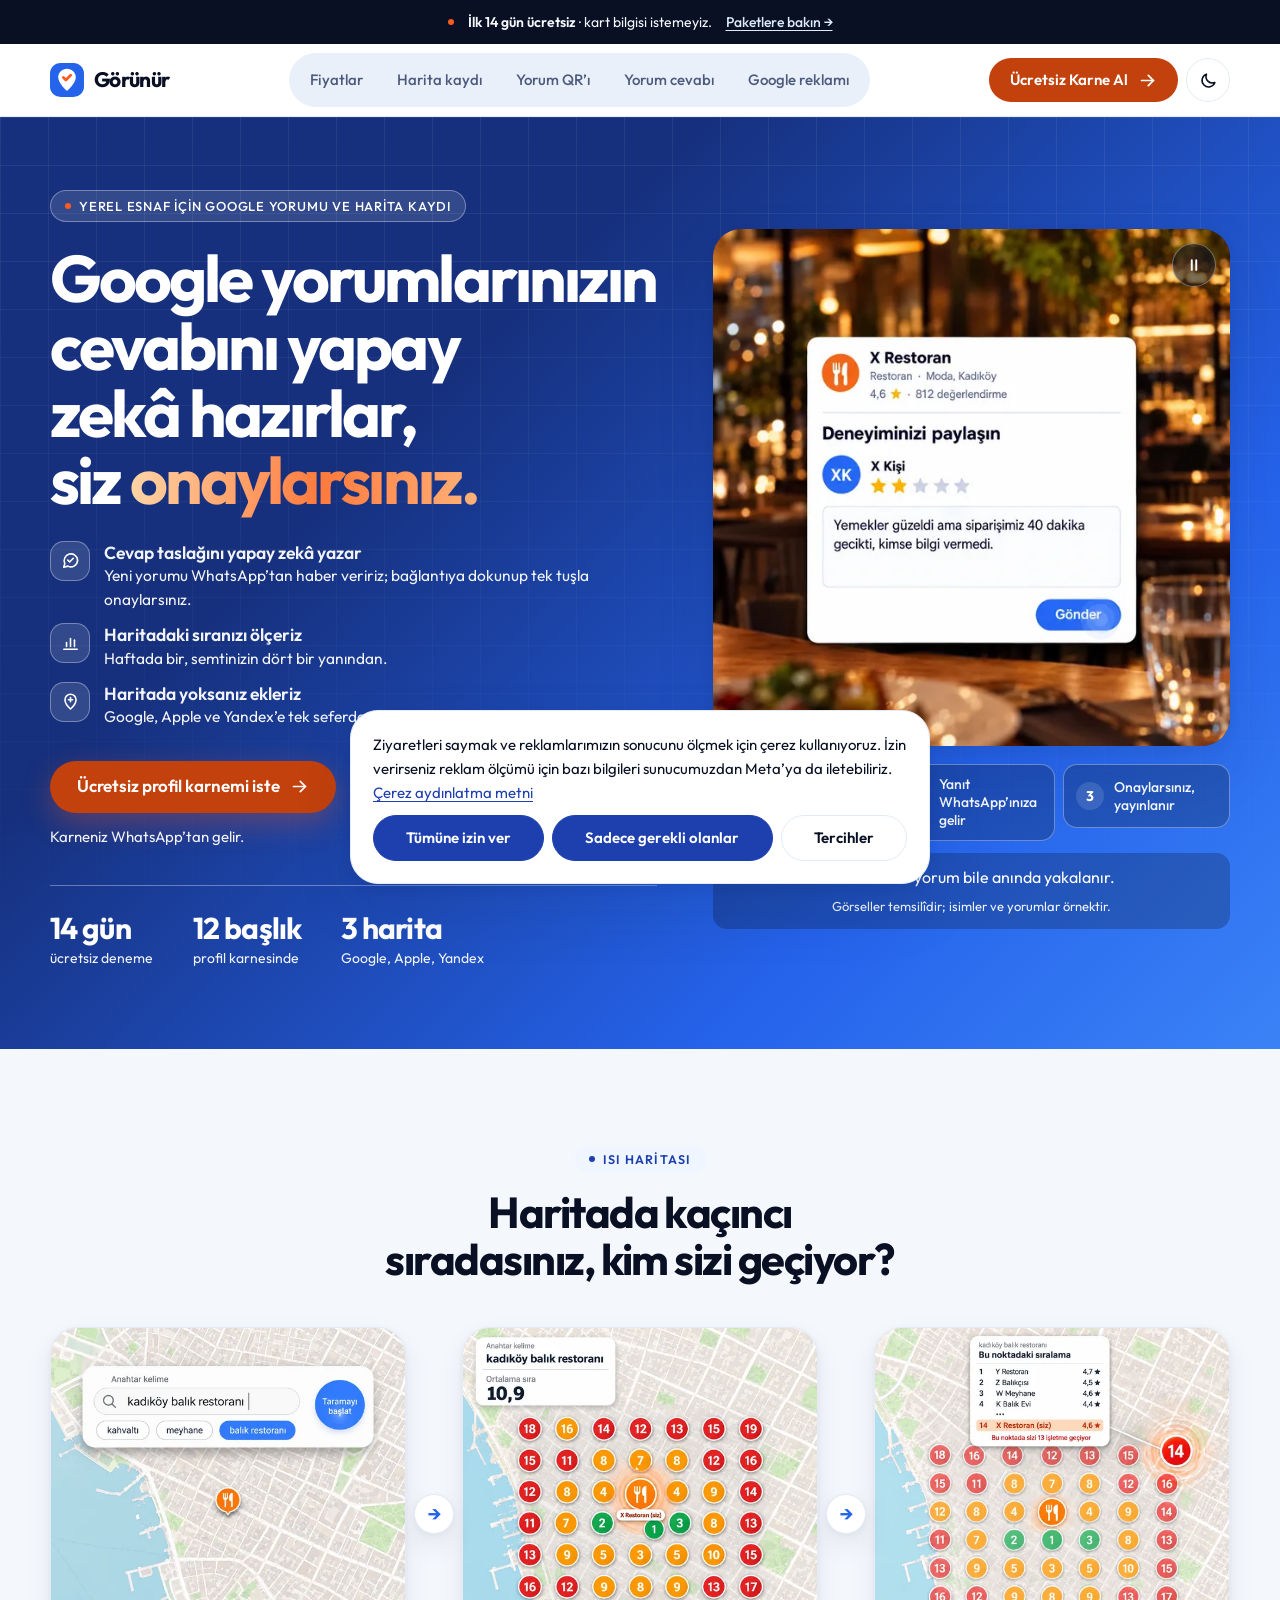
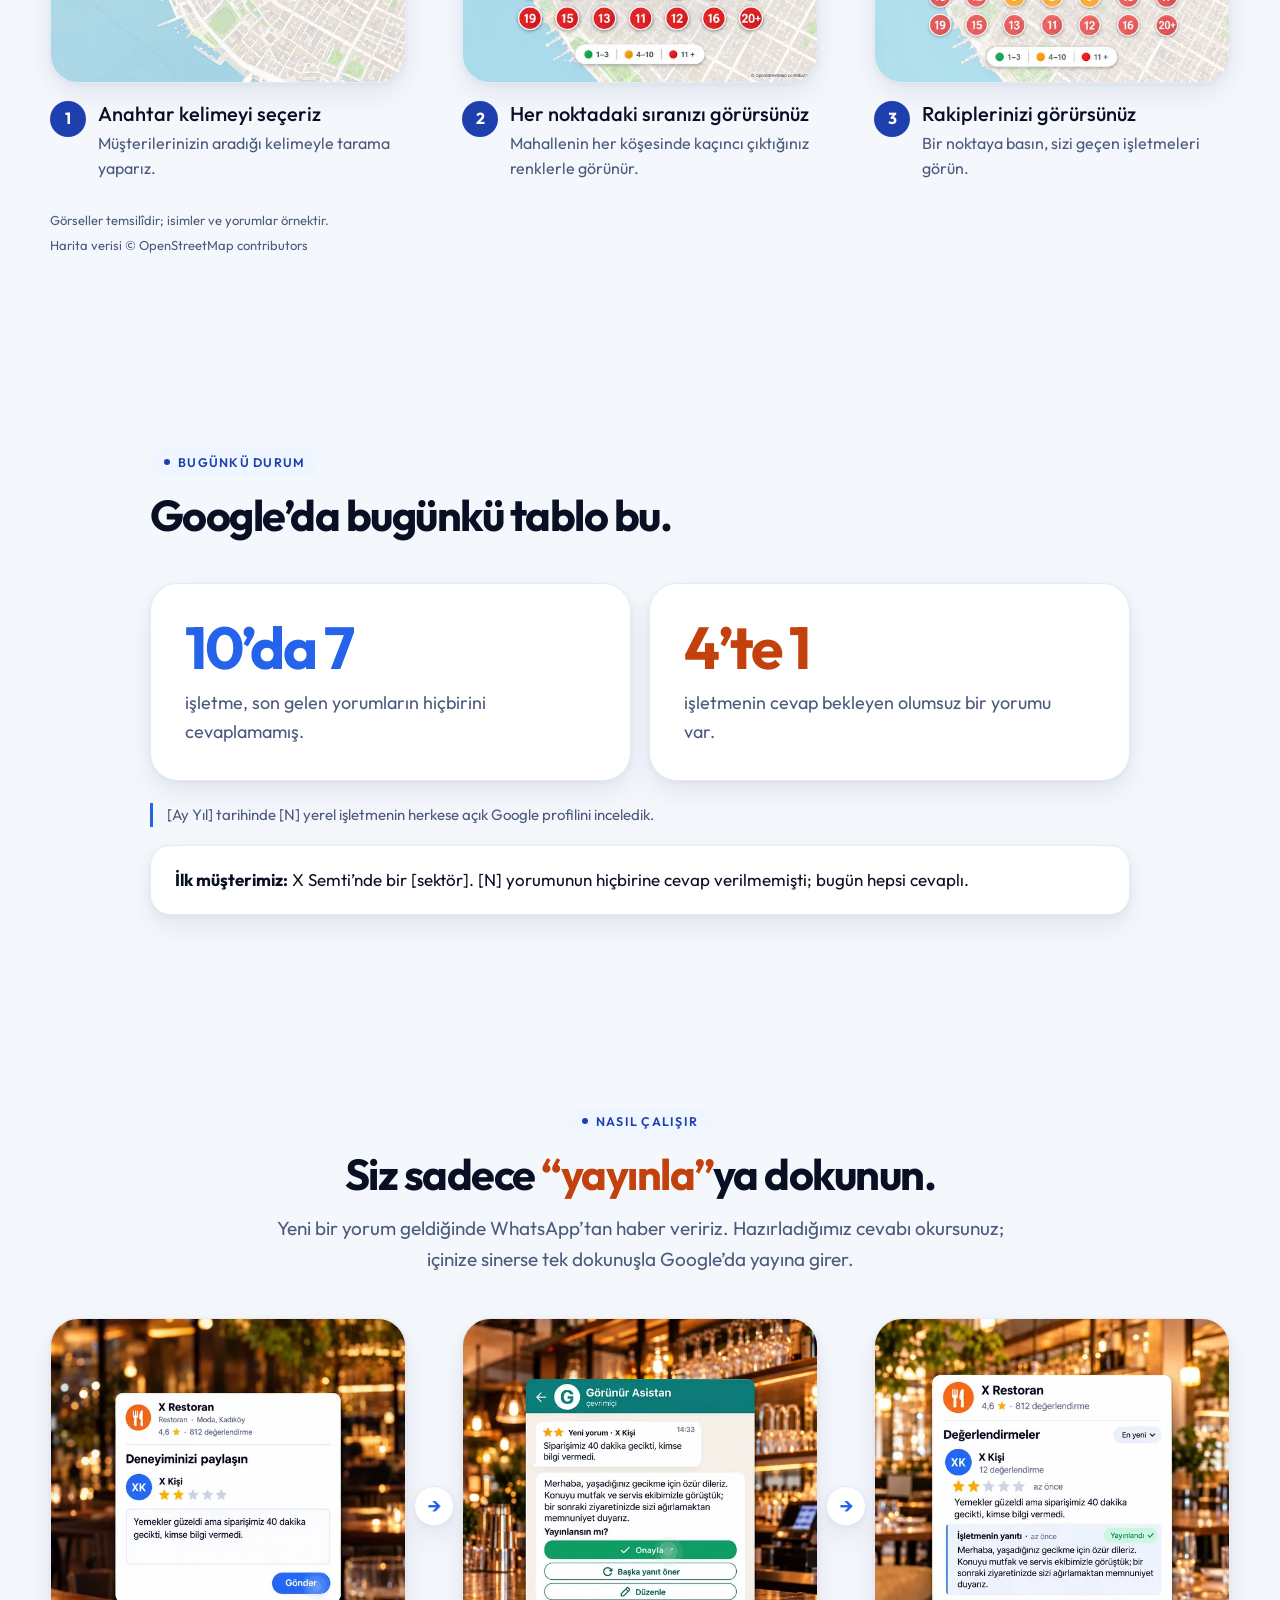
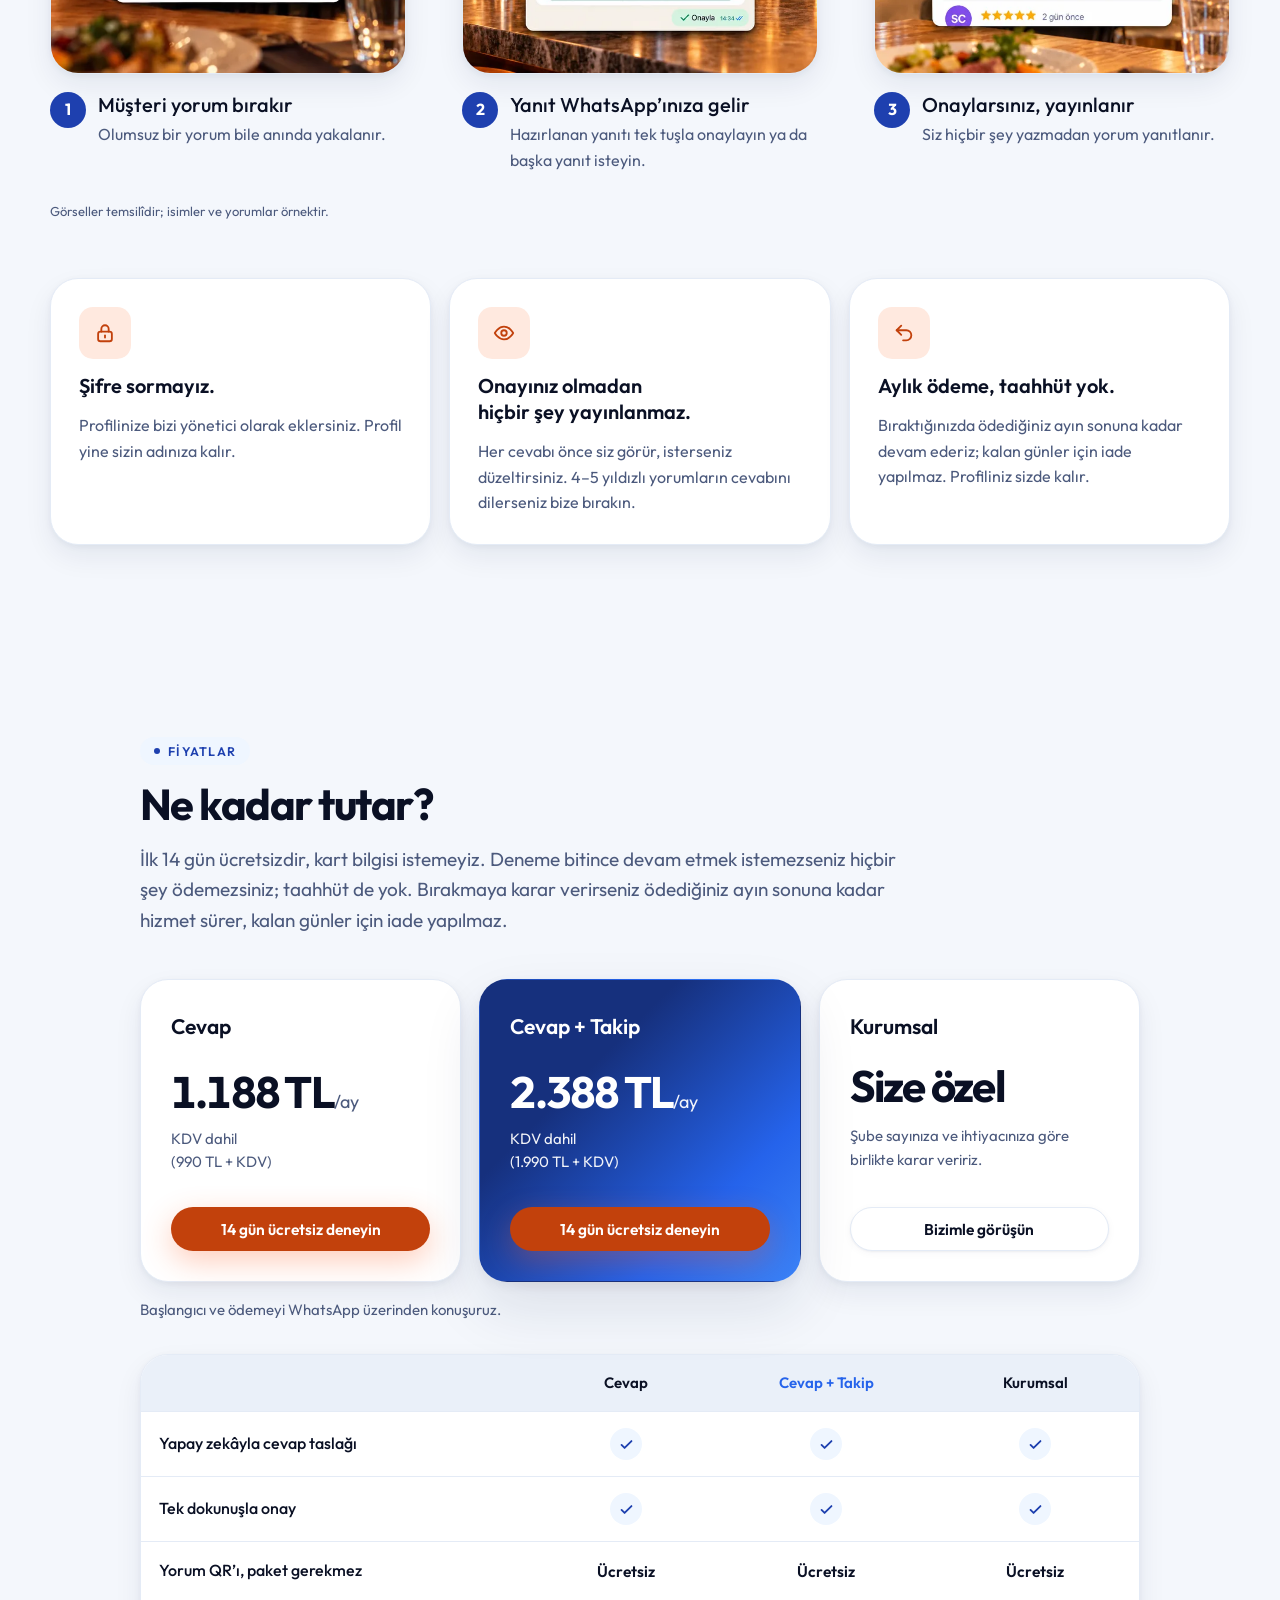
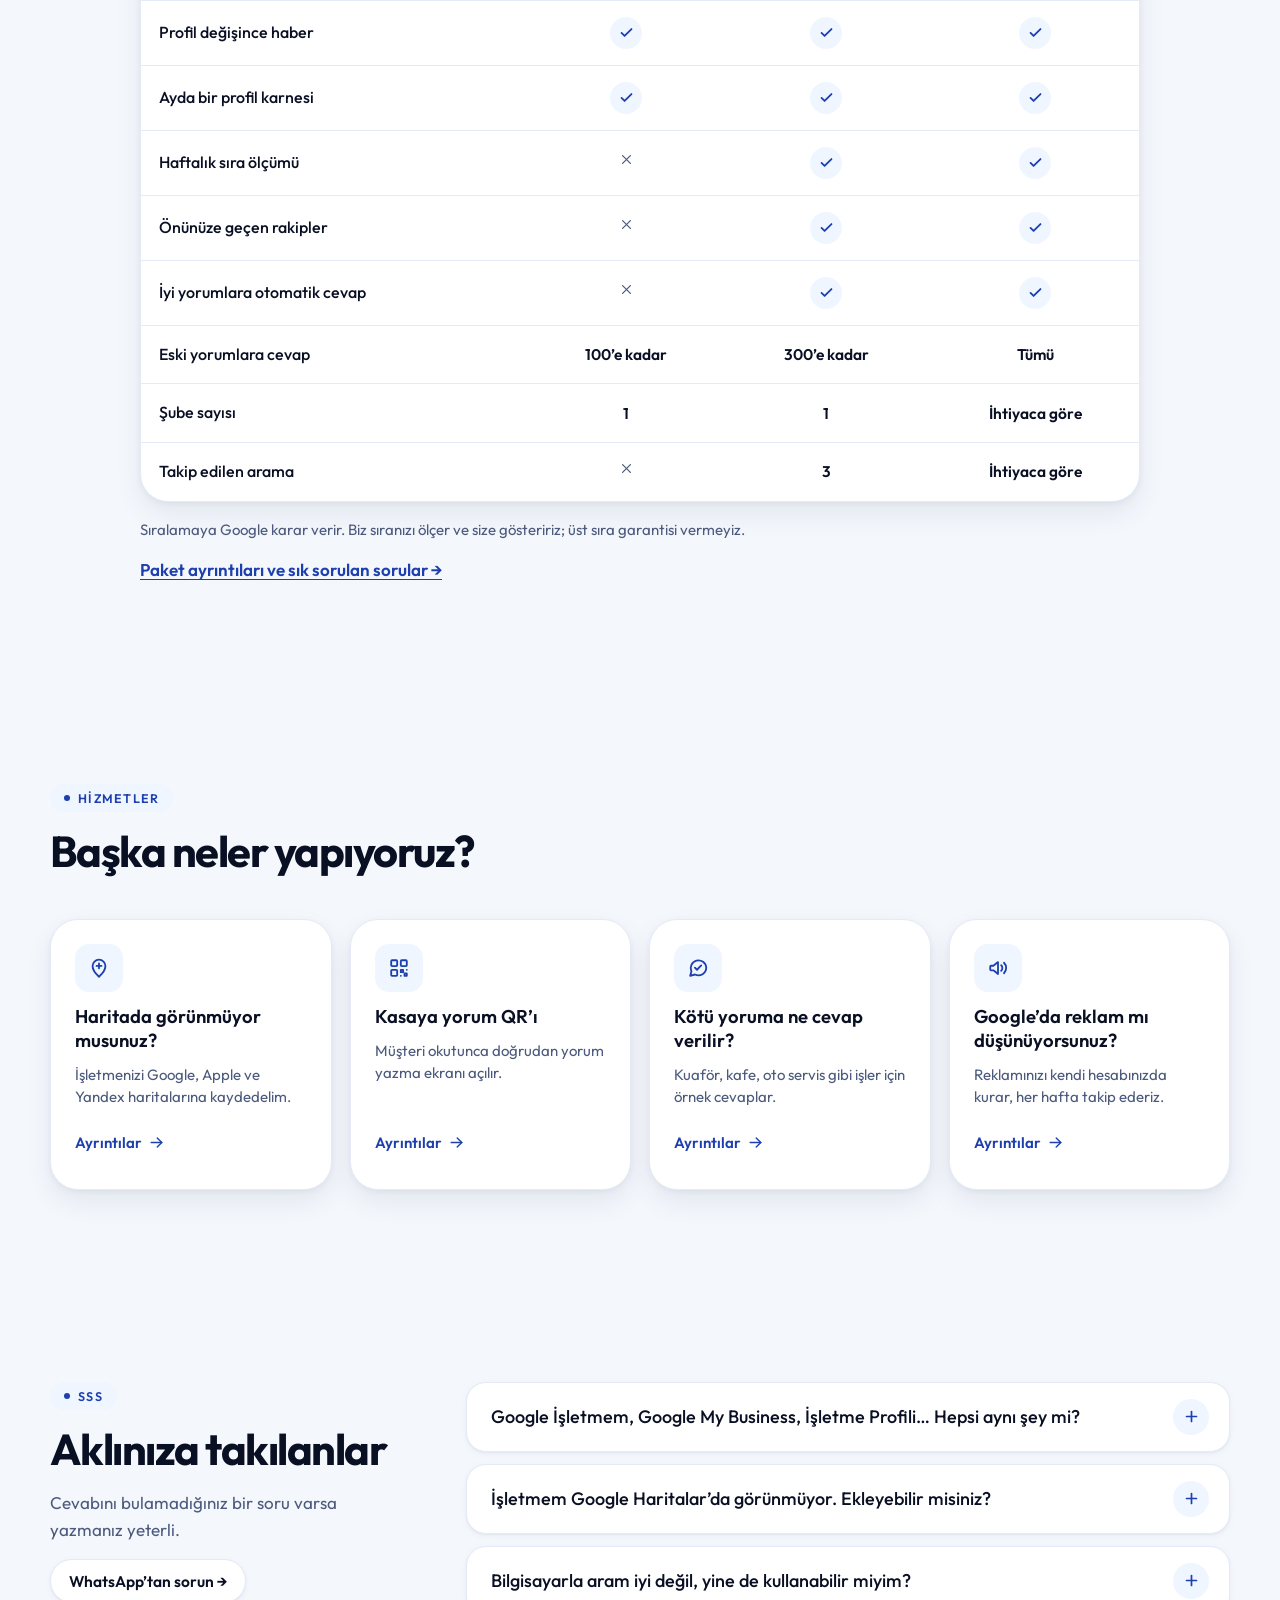
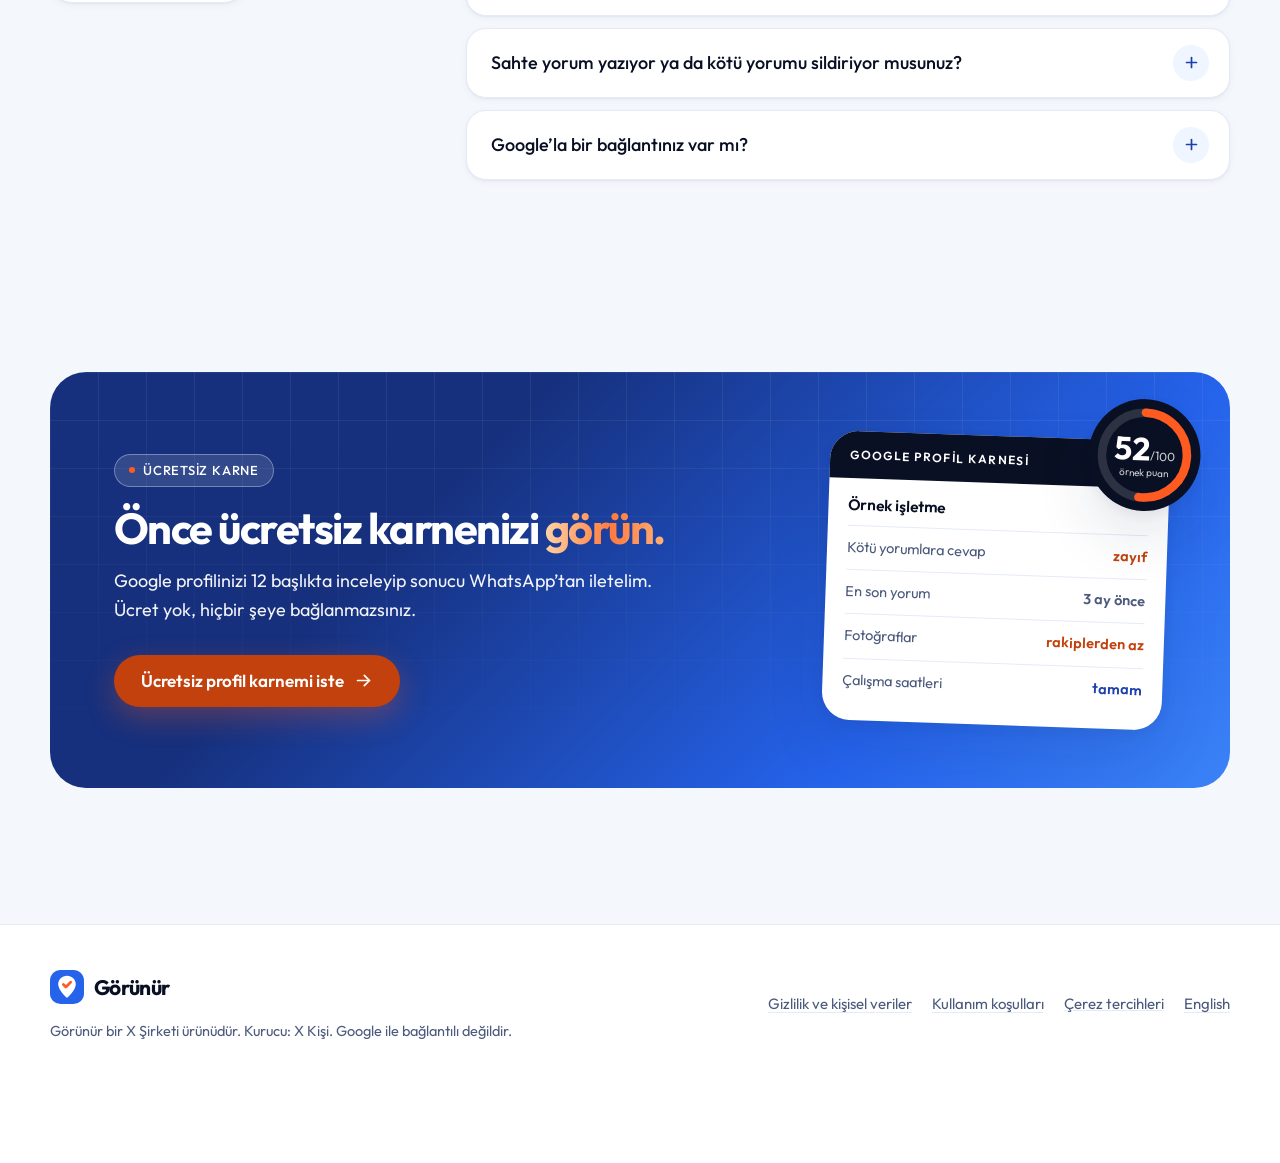
<file: index.html>
<!doctype html>
<html lang="tr">
<head>
<meta charset="utf-8">
<meta name="viewport" content="width=device-width, initial-scale=1, viewport-fit=cover">
<title>Görünür — Google yorumlarına yapay zekâyla cevap taslağı</title>
<meta name="description" content="Esnaf için Google yorum cevabı, harita sırası ölçümü ve harita kaydı. Cevap taslağını yapay zekâ hazırlar, siz WhatsApp’tan tek dokunuşla onaylarsınız. İlk 14 gün ücretsiz.">
<link rel="canonical" href="https://gorunur.com/">
<link rel="alternate" hreflang="tr" href="https://gorunur.com/">
<link rel="alternate" hreflang="en" href="https://gorunur.com/en">
<meta property="og:type" content="website">
<meta property="og:site_name" content="Görünür">
<meta property="og:title" content="Görünür — Google yorumlarına yapay zekâyla cevap taslağı">
<meta property="og:description" content="Esnaf için Google yorum cevabı, harita sırası ölçümü ve harita kaydı. Cevap taslağını yapay zekâ hazırlar, siz WhatsApp’tan tek dokunuşla onaylarsınız. İlk 14 gün ücretsiz.">
<meta property="og:url" content="https://gorunur.com/">
<meta property="og:image" content="https://gorunur.com/og-image.png">
<meta property="og:locale" content="tr_TR">
<meta property="og:locale:alternate" content="en_US">
<meta name="twitter:card" content="summary_large_image">
<meta name="theme-color" content="#16307d">
<!-- Doğrulama kodları (Search Console, Bing, Facebook) buraya eklenecek. -->
<!-- Analytics (G-XXXXXXX) ve Meta Pixel yalnızca çerez izniyle yüklenecek; bu sürümde hiç yüklenmez. -->
<script>try{var t=localStorage.getItem('gr-tema');if(t==='dark'||t==='light')document.documentElement.setAttribute('data-theme',t)}catch(e){}</script>
<link rel="icon" href="favicon.svg" type="image/svg+xml">
<link rel="preconnect" href="https://fonts.googleapis.com">
<link rel="preconnect" href="https://fonts.gstatic.com" crossorigin>
<link rel="stylesheet" href="https://fonts.googleapis.com/css2?family=Outfit:wght@400;500;600;700&amp;display=swap">
<link rel="preload" as="image" href="assets/img/yorum-1-1000.webp" imagesrcset="assets/img/yorum-1-600.webp 600w, assets/img/yorum-1-1000.webp 1000w" imagesizes="(max-width: 960px) calc(100vw - 32px), 540px">
<link rel="stylesheet" href="style.css">
<script type="application/ld+json">
{"@context":"https://schema.org","@graph":[
{"@type":"Organization","@id":"https://gorunur.com/#org","name":"Görünür","url":"https://gorunur.com/","email":"info@gorunur.com","telephone":"05xx xxx xx xx","founder":{"@type":"Person","name":"X Kişi"},"parentOrganization":{"@type":"Organization","name":"X Şirketi"}},
{"@type":"WebSite","@id":"https://gorunur.com/#web","url":"https://gorunur.com/","name":"Görünür","inLanguage":["tr-TR","en-US"],"publisher":{"@id":"https://gorunur.com/#org"}},
{"@type":"Service","name":"Google yorum cevabı ve harita kaydı","provider":{"@id":"https://gorunur.com/#org"},"areaServed":"TR","serviceType":"Google İşletme Profili yönetimi","offers":[{"@type":"Offer","name":"Cevap","price":"1188","priceCurrency":"TRY"},{"@type":"Offer","name":"Cevap + Takip","price":"2388","priceCurrency":"TRY"}]}
]}
</script>
</head>
<body>
<svg width="0" height="0" style="position:absolute" aria-hidden="true" focusable="false"><defs>
<symbol id="i-chat" viewBox="0 0 24 24"><path d="M21 11.5a8.5 8.5 0 0 1-12.3 7.6L3.5 20.5l1.3-4.8A8.5 8.5 0 1 1 21 11.5z"/><path d="M8.6 11.6l2.3 2.3 4.6-4.7"/></symbol>
<symbol id="i-msg" viewBox="0 0 24 24"><path d="M20.5 12a8.5 8.5 0 0 1-12.4 7.5L3.5 20.5l1-4.4A8.5 8.5 0 1 1 20.5 12z"/><path d="M8.5 12h.01M12 12h.01M15.5 12h.01" stroke-width="2.6"/></symbol>
<symbol id="i-chart" viewBox="0 0 24 24"><path d="M3.5 20.5h17"/><path d="M7 17v-5"/><path d="M12 17V7"/><path d="M17 17v-8"/></symbol>
<symbol id="i-pin" viewBox="0 0 24 24"><path d="M12 21.5s-7-6.1-7-11.6a7 7 0 0 1 14 0c0 5.5-7 11.6-7 11.6z"/><path d="M12 7v5.4"/><path d="M9.3 9.7h5.4"/></symbol>
<symbol id="i-lock" viewBox="0 0 24 24"><rect x="4.5" y="10.5" width="15" height="10.5" rx="2.5"/><path d="M8 10.5V7.5a4 4 0 0 1 8 0v3"/><path d="M12 14.5v2.5"/></symbol>
<symbol id="i-eye" viewBox="0 0 24 24"><path d="M2 12s3.6-7 10-7 10 7 10 7-3.6 7-10 7S2 12 2 12z"/><circle cx="12" cy="12" r="3"/></symbol>
<symbol id="i-undo" viewBox="0 0 24 24"><path d="M9 14 4 9l5-5"/><path d="M4 9h10.5a5.5 5.5 0 0 1 0 11H11"/></symbol>
<symbol id="i-qr" viewBox="0 0 24 24"><rect x="3.5" y="3.5" width="6.5" height="6.5" rx="1"/><rect x="14" y="3.5" width="6.5" height="6.5" rx="1"/><rect x="3.5" y="14" width="6.5" height="6.5" rx="1"/><path d="M14 14h2.5v2.5H14z"/><path d="M20.5 14v.01"/><path d="M14 20.5h.01"/><path d="M18 18h2.5v2.5H18z"/></symbol>
<symbol id="i-mega" viewBox="0 0 24 24"><path d="M3.5 10.5v3a1 1 0 0 0 1 1H7l5 4v-13l-5 4H4.5a1 1 0 0 0-1 1z"/><path d="M15.5 9a4.2 4.2 0 0 1 0 6"/><path d="M18.5 6.3a8 8 0 0 1 0 11.4"/></symbol>
<symbol id="i-arrow" viewBox="0 0 24 24"><path d="M4.5 12h15"/><path d="m13 5.5 6.5 6.5-6.5 6.5"/></symbol>
<symbol id="i-check" viewBox="0 0 24 24"><path d="m5 12.5 4.3 4.3L19 7.2"/></symbol>
<symbol id="i-x" viewBox="0 0 24 24"><path d="m6.5 6.5 11 11"/><path d="m17.5 6.5-11 11"/></symbol>
<symbol id="i-plus" viewBox="0 0 24 24"><path d="M12 5v14"/><path d="M5 12h14"/></symbol>
<symbol id="i-moon" viewBox="0 0 24 24"><path d="M20 14.6A8.2 8.2 0 0 1 9.4 4 8.3 8.3 0 1 0 20 14.6z"/></symbol>
<symbol id="i-sun" viewBox="0 0 24 24"><circle cx="12" cy="12" r="4"/><path d="M12 2.5v2M12 19.5v2M2.5 12h2M19.5 12h2M5.3 5.3l1.4 1.4M17.3 17.3l1.4 1.4M5.3 18.7l1.4-1.4M17.3 6.7l1.4-1.4"/></symbol>
<symbol id="i-menu" viewBox="0 0 24 24"><path d="M4 7h16M4 12h16M4 17h16"/></symbol>
<symbol id="i-close" viewBox="0 0 24 24"><path d="m6 6 12 12M18 6 6 18"/></symbol>
<symbol id="i-pause" viewBox="0 0 24 24"><path d="M9 5.5v13M15 5.5v13" stroke-width="2.6"/></symbol>
<symbol id="i-play" viewBox="0 0 24 24"><path d="M8 5.5v13l10.5-6.5z" style="fill:currentColor"/></symbol>
<symbol id="i-warn" viewBox="0 0 24 24"><path d="M12 3.5 21.5 20h-19z"/><path d="M12 10v4.5"/><path d="M12 17.3v.2"/></symbol>
<symbol id="i-phone" viewBox="0 0 24 24"><rect x="6.5" y="2.5" width="11" height="19" rx="2.5"/><path d="M11 18.5h2"/></symbol>
<symbol id="i-nav" viewBox="0 0 24 24"><path d="M3.5 11 20.5 3.5 13 20.5l-1.9-7.6z"/></symbol>
<symbol id="i-search" viewBox="0 0 24 24"><circle cx="10.5" cy="10.5" r="6.5"/><path d="m20 20-4.5-4.5"/></symbol>
<symbol id="i-wallet" viewBox="0 0 24 24"><path d="M3.5 7.5h15a2.5 2.5 0 0 1 2.5 2.5v8a2.5 2.5 0 0 1-2.5 2.5h-13a2 2 0 0 1-2-2z"/><path d="M3.5 7.5 15 3.5v4"/><path d="M16.5 14h.5"/></symbol>
<symbol id="i-doc" viewBox="0 0 24 24"><path d="M6 3h9l4 4v14H6z"/><path d="M14.5 3v4.5H19"/><path d="M9 12h7"/><path d="M9 16h5"/></symbol>
</defs></svg>
<a class="skip" href="#main">İçeriğe geç</a>
<div class="announce"><div class="wrap"><span class="dot" aria-hidden="true"></span><span><b>İlk 14 gün ücretsiz</b><span class="ann-more"> · kart bilgisi istemeyiz.</span></span><a href="#fiyatlar">Paketlere bakın →</a></div></div>
<header class="site-header">
  <div class="wrap">
    <a class="brand" href="index.html" aria-label="Görünür ana sayfa"><svg class="brand-mark" viewBox="0 0 32 32" aria-hidden="true"><rect class="m-bg" width="32" height="32" rx="10"/><path class="m-fg" d="M16 5.5c-4.6 0-8.3 3.5-8.3 8 0 5.8 8.3 12.9 8.3 12.9s8.3-7.1 8.3-12.9c0-4.5-3.7-8-8.3-8z"/><path class="m-ck" d="m12.6 13.6 2.4 2.4 4.5-4.6"/></svg><span>Görünür</span></a>
    <nav class="nav-capsule" aria-label="Ana menü">
      <a class="nav-link" href="#fiyatlar">Fiyatlar</a>
      <a class="nav-link" href="harita-kaydi.html">Harita kaydı</a>
      <a class="nav-link" href="yorum-karti.html">Yorum QR’ı</a>
      <a class="nav-link" href="yorum-cevabi.html">Yorum cevabı</a>
      <a class="nav-link" href="harita-reklami.html">Google reklamı</a>
    </nav>
    <div class="header-actions">
      <a class="btn btn--primary nav-cta" href="karne.html">Ücretsiz Karne Al <svg class="icon" aria-hidden="true"><use href="#i-arrow"/></svg></a>
      <button class="icon-btn theme-btn" type="button" aria-label="Temayı değiştir"><svg class="icon ic-moon" aria-hidden="true"><use href="#i-moon"/></svg><svg class="icon ic-sun" aria-hidden="true"><use href="#i-sun"/></svg></button>
      <button class="icon-btn menu-btn" type="button" aria-expanded="false" aria-controls="mobile-menu" aria-label="Menüyü aç" data-open-label="Menüyü aç" data-close-label="Menüyü kapat"><svg class="icon ic-menu" aria-hidden="true"><use href="#i-menu"/></svg><svg class="icon ic-close" aria-hidden="true"><use href="#i-close"/></svg></button>
    </div>
  </div>
  <div class="mobile-menu" id="mobile-menu" hidden>
    <nav class="wrap" aria-label="Mobil menü">
      <a class="m-link" href="index.html" aria-current="page">Ana sayfa <svg class="icon" aria-hidden="true"><use href="#i-arrow"/></svg></a>
      <a class="m-link" href="#fiyatlar">Fiyatlar <svg class="icon" aria-hidden="true"><use href="#i-arrow"/></svg></a>
      <a class="m-link" href="harita-kaydi.html">Harita kaydı <svg class="icon" aria-hidden="true"><use href="#i-arrow"/></svg></a>
      <a class="m-link" href="yorum-karti.html">Yorum QR’ı <svg class="icon" aria-hidden="true"><use href="#i-arrow"/></svg></a>
      <a class="m-link" href="yorum-cevabi.html">Yorum cevabı <svg class="icon" aria-hidden="true"><use href="#i-arrow"/></svg></a>
      <a class="m-link" href="harita-reklami.html">Google reklamı <svg class="icon" aria-hidden="true"><use href="#i-arrow"/></svg></a>
      <a class="m-link" href="karne.html">Ücretsiz profil karnesi <svg class="icon" aria-hidden="true"><use href="#i-arrow"/></svg></a>
      <div class="m-row">
        <a class="btn btn--primary btn--sm" href="karne.html">Ücretsiz Karne Al <svg class="icon" aria-hidden="true"><use href="#i-arrow"/></svg></a>
        <button class="m-theme theme-btn" type="button"><svg class="icon ic-moon" aria-hidden="true"><use href="#i-moon"/></svg><svg class="icon ic-sun" aria-hidden="true"><use href="#i-sun"/></svg><span>Tema</span></button>
      </div>
    </nav>
  </div>
</header>
<main id="main">
<section class="hero">
  <div class="wrap">
    <div class="hero-copy">
      <span class="tag">Yerel esnaf için Google yorumu ve harita kaydı</span>
      <h1 class="h1">Google yorumlarınızın cevabını yapay zekâ hazırlar, siz <span class="grad">onaylarsınız.</span></h1>
      <ul class="hero-points">
        <li><span class="hp-ic"><svg class="icon" aria-hidden="true"><use href="#i-chat"/></svg></span><span><b>Cevap taslağını yapay zekâ yazar</b><span>Yeni yorumu WhatsApp’tan haber veririz; bağlantıya dokunup tek tuşla onaylarsınız.</span></span></li>
        <li><span class="hp-ic"><svg class="icon" aria-hidden="true"><use href="#i-chart"/></svg></span><span><b>Haritadaki sıranızı ölçeriz</b><span>Haftada bir, semtinizin dört bir yanından.</span></span></li>
        <li><span class="hp-ic"><svg class="icon" aria-hidden="true"><use href="#i-pin"/></svg></span><span><b>Haritada yoksanız ekleriz</b><span>Google, Apple ve Yandex’e tek seferde.</span></span></li>
      </ul>
      <div class="cta-block">
        <a class="btn btn--primary" href="karne.html">Ücretsiz profil karnemi iste <svg class="icon" aria-hidden="true"><use href="#i-arrow"/></svg></a>
        <a class="btn btn--glass" href="https://wa.me/905xxxxxxxxx" data-wa="karne">İsterseniz doğrudan yazın</a>
        <p class="cta-note">Karneniz WhatsApp’tan gelir.</p>
      </div>
      <div class="hero-stats">
        <div><b>14 gün</b><span>ücretsiz deneme</span></div>
        <div><b>12 başlık</b><span>profil karnesinde</span></div>
        <div><b>3 harita</b><span>Google, Apple, Yandex</span></div>
      </div>
    </div>
    <div class="hero-visual"><div class="slider" data-slider data-pause-label="Slaytı durdur" data-play-label="Slaytı oynat">
  <div class="slides" role="group" aria-label="Yorum yanıt akışı">
    <figure class="slide is-active" data-slide="0"><img src="assets/img/yorum-1-1000.webp" srcset="assets/img/yorum-1-600.webp 600w, assets/img/yorum-1-1000.webp 1000w" sizes="(max-width: 960px) calc(100vw - 32px), 540px" width="1000" height="1000" alt="Restoran sayfasında müşterinin 2 yıldızlı yorum yazdığı ekran: siparişi 40 dakika gecikmiş." decoding="async" fetchpriority="high"><figcaption><b>1. Müşteri yorum bırakır</b>Olumsuz bir yorum bile anında yakalanır.</figcaption></figure>
    <figure class="slide" data-slide="1" aria-hidden="true"><img src="assets/img/yorum-2-1000.webp" srcset="assets/img/yorum-2-600.webp 600w, assets/img/yorum-2-1000.webp 1000w" sizes="(max-width: 960px) calc(100vw - 32px), 540px" width="1000" height="1000" alt="WhatsApp sohbetinde hazırlanmış yanıt taslağı ile Onayla, Başka yanıt öner ve Düzenle düğmeleri." decoding="async" loading="lazy"><figcaption><b>2. Yanıt WhatsApp’ınıza gelir</b>Hazırlanan yanıtı tek tuşla onaylayın ya da başka yanıt isteyin.</figcaption></figure>
    <figure class="slide" data-slide="2" aria-hidden="true"><img src="assets/img/yorum-3-1000.webp" srcset="assets/img/yorum-3-600.webp 600w, assets/img/yorum-3-1000.webp 1000w" sizes="(max-width: 960px) calc(100vw - 32px), 540px" width="1000" height="1000" alt="Yayınlanan işletme yanıtı, müşterinin yorumunun hemen altında görünüyor." decoding="async" loading="lazy"><figcaption><b>3. Onaylarsınız, yayınlanır</b>Siz hiçbir şey yazmadan yorum yanıtlanır.</figcaption></figure>
    <button class="slider-toggle" type="button" aria-pressed="false" aria-label="Slaytı durdur"><svg class="icon ic-pause" aria-hidden="true"><use href="#i-pause"/></svg><svg class="icon ic-play" aria-hidden="true"><use href="#i-play"/></svg></button>
  </div>
  <ol class="steps-ind">
    <li><button class="step-btn" type="button" data-go="0" data-text="Olumsuz bir yorum bile anında yakalanır." aria-current="step"><span class="step-num">1</span><span class="step-label">Müşteri yorum bırakır</span><span class="step-bar" aria-hidden="true"></span></button></li>
    <li><button class="step-btn" type="button" data-go="1" data-text="Hazırlanan yanıtı tek tuşla onaylayın ya da başka yanıt isteyin."><span class="step-num">2</span><span class="step-label">Yanıt WhatsApp’ınıza gelir</span><span class="step-bar" aria-hidden="true"></span></button></li>
    <li><button class="step-btn" type="button" data-go="2" data-text="Siz hiçbir şey yazmadan yorum yanıtlanır."><span class="step-num">3</span><span class="step-label">Onaylarsınız, yayınlanır</span><span class="step-bar" aria-hidden="true"></span></button></li>
  </ol>
  <div class="slider-foot"><p class="slider-caption" data-caption>Olumsuz bir yorum bile anında yakalanır.</p><p class="hero-fine">Görseller temsilîdir; isimler ve yorumlar örnektir.</p></div>
</div></div>
  </div>
</section>
<section class="section heatmap">
  <div class="wrap">
    <div class="section-head section-head--center"><span class="eyebrow">Isı haritası</span><h2 class="h2">Haritada kaçıncı sıradasınız, kim sizi geçiyor?</h2></div>
    <ol class="flow" data-flow>
  <li class="flow-item rv"><figure class="flow-fig"><img src="assets/img/harita-1-1000.webp" srcset="assets/img/harita-1-600.webp 600w, assets/img/harita-1-1000.webp 1000w" sizes="(max-width: 960px) min(520px, calc(100vw - 32px)), 360px" width="1000" height="1000" alt="Harita üstünde anahtar kelime arama kutusu: “kadıköy balık restoranı”." decoding="async" loading="lazy"><figcaption class="flow-cap"><span class="flow-n" aria-hidden="true">1</span><span><b>Anahtar kelimeyi seçeriz</b><p>Müşterilerinizin aradığı kelimeyle tarama yaparız.</p></span></figcaption></figure></li>
  <li class="flow-item rv"><figure class="flow-fig"><img src="assets/img/harita-2-1000.webp" srcset="assets/img/harita-2-600.webp 600w, assets/img/harita-2-1000.webp 1000w" sizes="(max-width: 960px) min(520px, calc(100vw - 32px)), 360px" width="1000" height="1000" alt="Haritadaki her noktada işletmenin kaçıncı çıktığını gösteren renkli numaralar; ortalama sıra 10,9." decoding="async" loading="lazy"><figcaption class="flow-cap"><span class="flow-n" aria-hidden="true">2</span><span><b>Her noktadaki sıranızı görürsünüz</b><p>Mahallenin her köşesinde kaçıncı çıktığınız renklerle görünür.</p></span></figcaption></figure></li>
  <li class="flow-item rv"><figure class="flow-fig"><img src="assets/img/harita-3-1000.webp" srcset="assets/img/harita-3-600.webp 600w, assets/img/harita-3-1000.webp 1000w" sizes="(max-width: 960px) min(520px, calc(100vw - 32px)), 360px" width="1000" height="1000" alt="Seçilen noktadaki sıralama listesi: işletme 14. sırada, önünde 13 işletme var." decoding="async" loading="lazy"><figcaption class="flow-cap"><span class="flow-n" aria-hidden="true">3</span><span><b>Rakiplerinizi görürsünüz</b><p>Bir noktaya basın, sizi geçen işletmeleri görün.</p></span></figcaption></figure></li>
</ol>
<div class="fine-notes"><p class="fine">Görseller temsilîdir; isimler ve yorumlar örnektir.</p><p class="fine">Harita verisi © OpenStreetMap contributors</p></div>
  </div>
</section>
<section class="section problem">
  <div class="wrap wrap--page">
    <div class="section-head"><span class="eyebrow">Bugünkü durum</span><h2 class="h2">Google’da bugünkü tablo bu.</h2></div>
    <div class="stats-grid">
      <p class="stat-card"><span class="stat-n">10’da 7</span><span class="stat-t">işletme, son gelen yorumların hiçbirini cevaplamamış.</span></p>
      <p class="stat-card stat-card--flame"><span class="stat-n">4’te 1</span><span class="stat-t">işletmenin cevap bekleyen olumsuz bir yorumu var.</span></p>
    </div>
    <p class="source">[Ay Yıl] tarihinde [N] yerel işletmenin herkese açık Google profilini inceledik.</p>
    <p class="proof"><b>İlk müşterimiz:</b> X Semti’nde bir [sektör]. [N] yorumunun hiçbirine cevap verilmemişti; bugün hepsi cevaplı.</p>
  </div>
</section>
<section class="section solution" id="nasil-calisir">
  <div class="wrap">
    <div class="section-head section-head--center"><span class="eyebrow">Nasıl çalışır</span><h2 class="h2">Siz sadece <span class="hl">“yayınla”</span>ya dokunun.</h2><p>Yeni bir yorum geldiğinde WhatsApp’tan haber veririz. Hazırladığımız cevabı okursunuz; içinize sinerse tek dokunuşla Google’da yayına girer.</p></div>
    <ol class="flow" data-flow>
  <li class="flow-item rv"><figure class="flow-fig"><img src="assets/img/yorum-1-1000.webp" srcset="assets/img/yorum-1-600.webp 600w, assets/img/yorum-1-1000.webp 1000w" sizes="(max-width: 960px) min(520px, calc(100vw - 32px)), 360px" width="1000" height="1000" alt="Restoran sayfasında müşterinin 2 yıldızlı yorum yazdığı ekran: siparişi 40 dakika gecikmiş." decoding="async" loading="lazy"><figcaption class="flow-cap"><span class="flow-n" aria-hidden="true">1</span><span><b>Müşteri yorum bırakır</b><p>Olumsuz bir yorum bile anında yakalanır.</p></span></figcaption></figure></li>
  <li class="flow-item rv"><figure class="flow-fig"><img src="assets/img/yorum-2-1000.webp" srcset="assets/img/yorum-2-600.webp 600w, assets/img/yorum-2-1000.webp 1000w" sizes="(max-width: 960px) min(520px, calc(100vw - 32px)), 360px" width="1000" height="1000" alt="WhatsApp sohbetinde hazırlanmış yanıt taslağı ile Onayla, Başka yanıt öner ve Düzenle düğmeleri." decoding="async" loading="lazy"><figcaption class="flow-cap"><span class="flow-n" aria-hidden="true">2</span><span><b>Yanıt WhatsApp’ınıza gelir</b><p>Hazırlanan yanıtı tek tuşla onaylayın ya da başka yanıt isteyin.</p></span></figcaption></figure></li>
  <li class="flow-item rv"><figure class="flow-fig"><img src="assets/img/yorum-3-1000.webp" srcset="assets/img/yorum-3-600.webp 600w, assets/img/yorum-3-1000.webp 1000w" sizes="(max-width: 960px) min(520px, calc(100vw - 32px)), 360px" width="1000" height="1000" alt="Yayınlanan işletme yanıtı, müşterinin yorumunun hemen altında görünüyor." decoding="async" loading="lazy"><figcaption class="flow-cap"><span class="flow-n" aria-hidden="true">3</span><span><b>Onaylarsınız, yayınlanır</b><p>Siz hiçbir şey yazmadan yorum yanıtlanır.</p></span></figcaption></figure></li>
</ol>
<div class="fine-notes"><p class="fine">Görseller temsilîdir; isimler ve yorumlar örnektir.</p></div>
    <div class="guarantees">
      <div class="g-card"><span class="g-ic"><svg class="icon" aria-hidden="true"><use href="#i-lock"/></svg></span><h3>Şifre sormayız.</h3><p>Profilinize bizi yönetici olarak eklersiniz. Profil yine sizin adınıza kalır.</p></div>
      <div class="g-card"><span class="g-ic"><svg class="icon" aria-hidden="true"><use href="#i-eye"/></svg></span><h3>Onayınız olmadan hiçbir şey yayınlanmaz.</h3><p>Her cevabı önce siz görür, isterseniz düzeltirsiniz. 4–5 yıldızlı yorumların cevabını dilerseniz bize bırakın.</p></div>
      <div class="g-card"><span class="g-ic"><svg class="icon" aria-hidden="true"><use href="#i-undo"/></svg></span><h3>Aylık ödeme, taahhüt yok.</h3><p>Bıraktığınızda ödediğiniz ayın sonuna kadar devam ederiz; kalan günler için iade yapılmaz. Profiliniz sizde kalır.</p></div>
    </div>
  </div>
</section>
<section class="section pricing" id="fiyatlar">
  <div class="wrap">
    <div class="section-head">
      <span class="eyebrow">Fiyatlar</span>
      <h2 class="h2">Ne kadar tutar?</h2>
      <p>İlk 14 gün ücretsizdir, kart bilgisi istemeyiz. Deneme bitince devam etmek istemezseniz hiçbir şey ödemezsiniz; taahhüt de yok. Bırakmaya karar verirseniz ödediğiniz ayın sonuna kadar hizmet sürer, kalan günler için iade yapılmaz.</p>
    </div>
    <div class="plans">
  <article class="plan">
    <h3 class="plan-name">Cevap</h3>
    <p class="plan-price">1.188 TL<small>/ay</small></p>
    <p class="plan-vat">KDV dahil<br>(990 TL + KDV)</p>
    
    <div class="plan-cta-gap"></div>
    <a class="btn btn--primary btn--sm btn--block" href="https://wa.me/905xxxxxxxxx" data-wa="cevap">14 gün ücretsiz deneyin</a>
  </article>
  <article class="plan plan--featured">
    <h3 class="plan-name">Cevap + Takip</h3>
    <p class="plan-price">2.388 TL<small>/ay</small></p>
    <p class="plan-vat">KDV dahil<br>(1.990 TL + KDV)</p>
    
    <div class="plan-cta-gap"></div>
    <a class="btn btn--primary btn--sm btn--block" href="https://wa.me/905xxxxxxxxx" data-wa="takip">14 gün ücretsiz deneyin</a>
  </article>
  <article class="plan plan--corp">
    <div class="plan-head">
      <h3 class="plan-name">Kurumsal</h3>
      <p class="plan-price">Size özel</p>
    </div>
    <p class="plan-desc">Şube sayınıza ve ihtiyacınıza göre birlikte karar veririz.</p>
    <div class="plan-cta-gap"></div>
    <a class="btn btn--outline btn--sm" href="https://wa.me/905xxxxxxxxx" data-wa="kurumsal">Bizimle görüşün</a>
  </article>
</div>
    <p class="after-plans">Başlangıcı ve ödemeyi WhatsApp üzerinden konuşuruz.</p>
    <div class="table-wrap"><div class="table-scroll"><table class="cmp cmp--home">
<thead><tr><th scope="col"><span class="sr-only">Özellik</span></th><th scope="col">Cevap</th><th scope="col" class="is-featured">Cevap + Takip</th><th scope="col">Kurumsal</th></tr></thead>
<tbody>
<tr><th scope="row">Yapay zekâyla cevap taslağı</th><td><span class="yes" role="img" aria-label="Var"><svg class="icon" aria-hidden="true"><use href="#i-check"/></svg></span></td><td><span class="yes" role="img" aria-label="Var"><svg class="icon" aria-hidden="true"><use href="#i-check"/></svg></span></td><td><span class="yes" role="img" aria-label="Var"><svg class="icon" aria-hidden="true"><use href="#i-check"/></svg></span></td></tr>
<tr><th scope="row">Tek dokunuşla onay</th><td><span class="yes" role="img" aria-label="Var"><svg class="icon" aria-hidden="true"><use href="#i-check"/></svg></span></td><td><span class="yes" role="img" aria-label="Var"><svg class="icon" aria-hidden="true"><use href="#i-check"/></svg></span></td><td><span class="yes" role="img" aria-label="Var"><svg class="icon" aria-hidden="true"><use href="#i-check"/></svg></span></td></tr>
<tr class="m-hide"><th scope="row">Yorum QR’ı, paket gerekmez</th><td>Ücretsiz</td><td>Ücretsiz</td><td>Ücretsiz</td></tr>
<tr><th scope="row">Profil değişince haber</th><td><span class="yes" role="img" aria-label="Var"><svg class="icon" aria-hidden="true"><use href="#i-check"/></svg></span></td><td><span class="yes" role="img" aria-label="Var"><svg class="icon" aria-hidden="true"><use href="#i-check"/></svg></span></td><td><span class="yes" role="img" aria-label="Var"><svg class="icon" aria-hidden="true"><use href="#i-check"/></svg></span></td></tr>
<tr><th scope="row">Ayda bir profil karnesi</th><td><span class="yes" role="img" aria-label="Var"><svg class="icon" aria-hidden="true"><use href="#i-check"/></svg></span></td><td><span class="yes" role="img" aria-label="Var"><svg class="icon" aria-hidden="true"><use href="#i-check"/></svg></span></td><td><span class="yes" role="img" aria-label="Var"><svg class="icon" aria-hidden="true"><use href="#i-check"/></svg></span></td></tr>
<tr><th scope="row">Haftalık sıra ölçümü</th><td><span class="no" role="img" aria-label="Yok"><svg class="icon" aria-hidden="true"><use href="#i-x"/></svg></span></td><td><span class="yes" role="img" aria-label="Var"><svg class="icon" aria-hidden="true"><use href="#i-check"/></svg></span></td><td><span class="yes" role="img" aria-label="Var"><svg class="icon" aria-hidden="true"><use href="#i-check"/></svg></span></td></tr>
<tr><th scope="row">Önünüze geçen rakipler</th><td><span class="no" role="img" aria-label="Yok"><svg class="icon" aria-hidden="true"><use href="#i-x"/></svg></span></td><td><span class="yes" role="img" aria-label="Var"><svg class="icon" aria-hidden="true"><use href="#i-check"/></svg></span></td><td><span class="yes" role="img" aria-label="Var"><svg class="icon" aria-hidden="true"><use href="#i-check"/></svg></span></td></tr>
<tr><th scope="row">İyi yorumlara otomatik cevap</th><td><span class="no" role="img" aria-label="Yok"><svg class="icon" aria-hidden="true"><use href="#i-x"/></svg></span></td><td><span class="yes" role="img" aria-label="Var"><svg class="icon" aria-hidden="true"><use href="#i-check"/></svg></span></td><td><span class="yes" role="img" aria-label="Var"><svg class="icon" aria-hidden="true"><use href="#i-check"/></svg></span></td></tr>
<tr class="m-hide"><th scope="row">Eski yorumlara cevap</th><td>100’e kadar</td><td>300’e kadar</td><td>Tümü</td></tr>
<tr class="m-hide"><th scope="row">Şube sayısı</th><td>1</td><td>1</td><td>İhtiyaca göre</td></tr>
<tr class="m-hide"><th scope="row">Takip edilen arama</th><td><span class="no" role="img" aria-label="Yok"><svg class="icon" aria-hidden="true"><use href="#i-x"/></svg></span></td><td>3</td><td>İhtiyaca göre</td></tr>
</tbody></table></div></div>
    <p class="table-note">Sıralamaya Google karar verir. Biz sıranızı ölçer ve size gösteririz; üst sıra garantisi vermeyiz.</p>
    <a class="more-link" href="fiyatlar.html">Paket ayrıntıları ve sık sorulan sorular →</a>
  </div>
</section>
<section class="section others">
  <div class="wrap">
    <div class="section-head"><span class="eyebrow">Hizmetler</span><h2 class="h2">Başka neler yapıyoruz?</h2></div>
    <div class="others-grid">
<a class="other" href="harita-kaydi.html"><span class="other-ic"><svg class="icon" aria-hidden="true"><use href="#i-pin"/></svg></span><span class="other-t">Haritada görünmüyor musunuz?</span><span class="other-d">İşletmenizi Google, Apple ve Yandex haritalarına kaydedelim.</span><span class="other-more">Ayrıntılar <svg class="icon" aria-hidden="true"><use href="#i-arrow"/></svg></span><span class="other-arrow"><svg class="icon" aria-hidden="true"><use href="#i-arrow"/></svg></span></a>
<a class="other" href="yorum-karti.html"><span class="other-ic"><svg class="icon" aria-hidden="true"><use href="#i-qr"/></svg></span><span class="other-t">Kasaya yorum QR’ı</span><span class="other-d">Müşteri okutunca doğrudan yorum yazma ekranı açılır.</span><span class="other-more">Ayrıntılar <svg class="icon" aria-hidden="true"><use href="#i-arrow"/></svg></span><span class="other-arrow"><svg class="icon" aria-hidden="true"><use href="#i-arrow"/></svg></span></a>
<a class="other" href="yorum-cevabi.html"><span class="other-ic"><svg class="icon" aria-hidden="true"><use href="#i-chat"/></svg></span><span class="other-t">Kötü yoruma ne cevap verilir?</span><span class="other-d">Kuaför, kafe, oto servis gibi işler için örnek cevaplar.</span><span class="other-more">Ayrıntılar <svg class="icon" aria-hidden="true"><use href="#i-arrow"/></svg></span><span class="other-arrow"><svg class="icon" aria-hidden="true"><use href="#i-arrow"/></svg></span></a>
<a class="other" href="harita-reklami.html"><span class="other-ic"><svg class="icon" aria-hidden="true"><use href="#i-mega"/></svg></span><span class="other-t">Google’da reklam mı düşünüyorsunuz?</span><span class="other-d">Reklamınızı kendi hesabınızda kurar, her hafta takip ederiz.</span><span class="other-more">Ayrıntılar <svg class="icon" aria-hidden="true"><use href="#i-arrow"/></svg></span><span class="other-arrow"><svg class="icon" aria-hidden="true"><use href="#i-arrow"/></svg></span></a>
    </div>
  </div>
</section>
<section class="section faq">
  <div class="wrap">
    <div class="faq-side"><span class="eyebrow">SSS</span><h2 class="h2">Aklınıza takılanlar</h2><p>Cevabını bulamadığınız bir soru varsa yazmanız yeterli.</p><a class="btn btn--outline btn--sm" href="https://wa.me/905xxxxxxxxx" data-wa="soru">WhatsApp’tan sorun →</a></div>
    <div class="faq-list">
<details class="qa"><summary>Google İşletmem, Google My Business, İşletme Profili… Hepsi aynı şey mi?<span class="qa-badge"><svg class="icon" aria-hidden="true"><use href="#i-plus"/></svg></span></summary><div class="qa-a"><p>Evet, hepsi aynı hizmetin farklı dönemlerdeki adları. Bugün Google İşletme Profili deniyor: işletmenizin Haritalar’da ve aramada çıkan kartı. Biz onu sizin izninizle yönetiriz, sahibi her zaman siz kalırsınız.</p></div></details>
<details class="qa"><summary>İşletmem Google Haritalar’da görünmüyor. Ekleyebilir misiniz?<span class="qa-badge"><svg class="icon" aria-hidden="true"><use href="#i-plus"/></svg></span></summary><div class="qa-a"><p>Evet; Google, Apple ve Yandex haritalarına ekliyoruz. Haritalar kayıt için ücret almaz, bizim tek seferlik kurulum ücretimiz var: Google için [600 TL], Apple ve Yandex birlikte [3.588 TL], KDV dahil.</p><p>Doğrulamayı harita şirketi yapar (kısa bir video ya da kod ile); birkaç gün sürebilir. <a href="harita-kaydi.html">Harita kaydı ayrıntıları →</a></p></div></details>
<details class="qa"><summary>Bilgisayarla aram iyi değil, yine de kullanabilir miyim?<span class="qa-badge"><svg class="icon" aria-hidden="true"><use href="#i-plus"/></svg></span></summary><div class="qa-a"><p>Kullanırsınız. Telefonunuza gelen mesajdaki düğmeye dokunmanız yeterli. Kurulumu da birlikte, birkaç dakikada yaparız.</p></div></details>
<details class="qa"><summary>Sahte yorum yazıyor ya da kötü yorumu sildiriyor musunuz?<span class="qa-badge"><svg class="icon" aria-hidden="true"><use href="#i-plus"/></svg></span></summary><div class="qa-a"><p>Hayır. Haksız bulduğunuz bir yoruma sakin ve düzgün bir cevap taslağı hazırlarız; siz onay vermeden yayınlanmaz. <a href="yorum-cevabi.html">Örnek cevaplar →</a></p></div></details>
<details class="qa"><summary>Google’la bir bağlantınız var mı?<span class="qa-badge"><svg class="icon" aria-hidden="true"><use href="#i-plus"/></svg></span></summary><div class="qa-a"><p>Yok. Bağımsız bir hizmetiz; profilinize yalnızca sizin verdiğiniz yönetici yetkisiyle erişiriz.</p></div></details>
    </div>
  </div>
</section>
<section class="section">
  <div class="wrap">
    <div class="band karne-band">
      <div>
        <span class="tag">Ücretsiz karne</span>
        <h2 class="h2" style="margin-top:18px">Önce ücretsiz karnenizi <span class="grad">görün.</span></h2>
        <p>Google profilinizi 12 başlıkta inceleyip sonucu WhatsApp’tan iletelim. Ücret yok, hiçbir şeye bağlanmazsınız.</p>
        <a class="btn btn--primary" href="karne.html">Ücretsiz profil karnemi iste <svg class="icon" aria-hidden="true"><use href="#i-arrow"/></svg></a>
      </div>
      <div class="report" role="img" aria-label="Örnek karne">
        <div class="score"><svg viewBox="0 0 36 36" aria-hidden="true"><circle class="track" cx="18" cy="18" r="15.9155" pathLength="100"/><circle class="arc" cx="18" cy="18" r="15.9155" pathLength="100" style="stroke-dasharray:52 100"/></svg><div class="score-n"><b>52</b><small>/100</small><span>örnek puan</span></div></div>
        <div class="report-head">GOOGLE PROFİL KARNESİ</div>
        <div class="report-body">
          <div class="report-name">Örnek işletme</div>
          <div class="report-row"><span>Kötü yorumlara cevap</span><b class="v-bad">zayıf</b></div>
          <div class="report-row"><span>En son yorum</span><b class="v-warn">3 ay önce</b></div>
          <div class="report-row"><span>Fotoğraflar</span><b class="v-bad">rakiplerden az</b></div>
          <div class="report-row"><span>Çalışma saatleri</span><b class="v-good">tamam</b></div>
        </div>
      </div>
    </div>
  </div>
</section>
</main>
<footer class="site-footer">
  <div class="wrap">
    <div class="footer-brand"><a class="brand" href="index.html"><svg class="brand-mark" viewBox="0 0 32 32" aria-hidden="true"><rect class="m-bg" width="32" height="32" rx="10"/><path class="m-fg" d="M16 5.5c-4.6 0-8.3 3.5-8.3 8 0 5.8 8.3 12.9 8.3 12.9s8.3-7.1 8.3-12.9c0-4.5-3.7-8-8.3-8z"/><path class="m-ck" d="m12.6 13.6 2.4 2.4 4.5-4.6"/></svg><span>Görünür</span></a><p class="footer-text">Görünür bir X Şirketi ürünüdür. Kurucu: X Kişi. Google ile bağlantılı değildir.</p></div>
    <nav class="footer-links" aria-label="Alt bilgi">
      
      <a href="gizlilik.html">Gizlilik ve kişisel veriler</a>
      <a href="kosullar.html">Kullanım koşulları</a>
      <button type="button" data-open-cookie>Çerez tercihleri</button>
      <a href="en.html" hreflang="en">English</a>
    </nav>
  </div>
</footer>
<a class="wa-float" href="https://wa.me/905xxxxxxxxx" data-wa="genel"><svg class="icon" aria-hidden="true"><use href="#i-msg"/></svg><span>WhatsApp’tan yazın</span></a>
<div class="cookie" id="cookie" role="dialog" aria-label="Çerez seçimi" hidden>
  <div data-view="main" class="cookie-pref">
    <p>Ziyaretleri saymak ve reklamlarımızın sonucunu ölçmek için çerez kullanıyoruz. İzin verirseniz reklam ölçümü için bazı bilgileri sunucumuzdan Meta’ya da iletebiliriz. <a href="cerezler.html">Çerez aydınlatma metni</a></p>
    <div class="cookie-actions">
      <button type="button" class="btn-solid" data-ck="all">Tümüne izin ver</button>
      <button type="button" class="btn-solid" data-ck="necessary">Sadece gerekli olanlar</button>
      <button type="button" class="btn-ghost" data-ck="prefs">Tercihler</button>
    </div>
  </div>
  <div data-view="prefs" class="cookie-pref" hidden>
    <p><b>Çerez tercihleri</b></p>
    <label class="cookie-opt" for="ck-analytics"><input type="checkbox" id="ck-analytics"><span><b>Ziyaret sayımı (Google Analytics)</b><span>Siteye kaç kişinin geldiğini ve hangi sayfaların okunduğunu görmemizi sağlar.</span></span></label>
    <label class="cookie-opt" for="ck-ads"><input type="checkbox" id="ck-ads"><span><b>Reklam (Meta Pixel)</b><span>Facebook ve Instagram reklamlarımızı ölçmek için Meta’ya çerez kimliği, IP adresi, tarayıcı bilgisi, sayfa adresi ve buton tıklamaları gönderilir.</span></span></label>
    <div class="cookie-actions">
      <button type="button" class="btn-solid" data-ck="save">Seçimi kaydet</button>
      <button type="button" class="btn-solid" data-ck="necessary">Sadece gerekli olanlar</button>
    </div>
  </div>
</div>
<script src="main.js"></script>
</body>
</html>
</file>
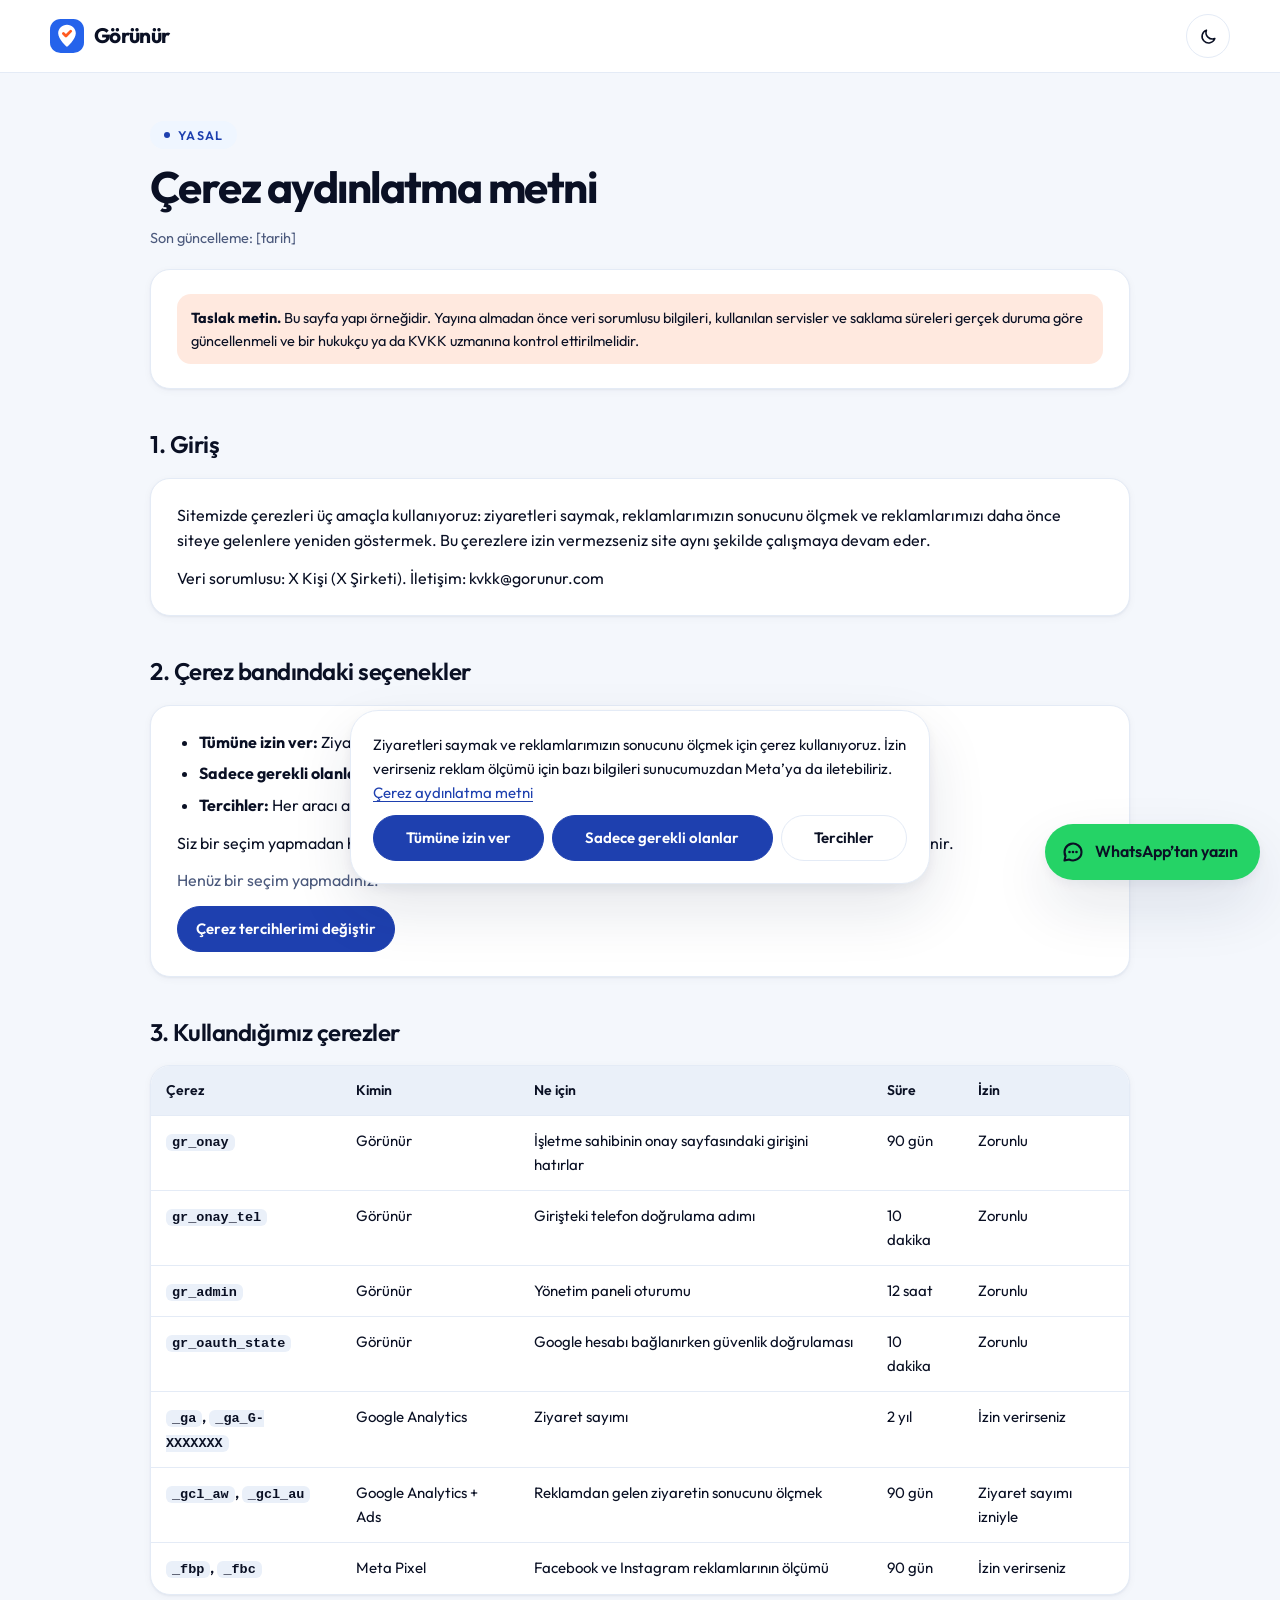
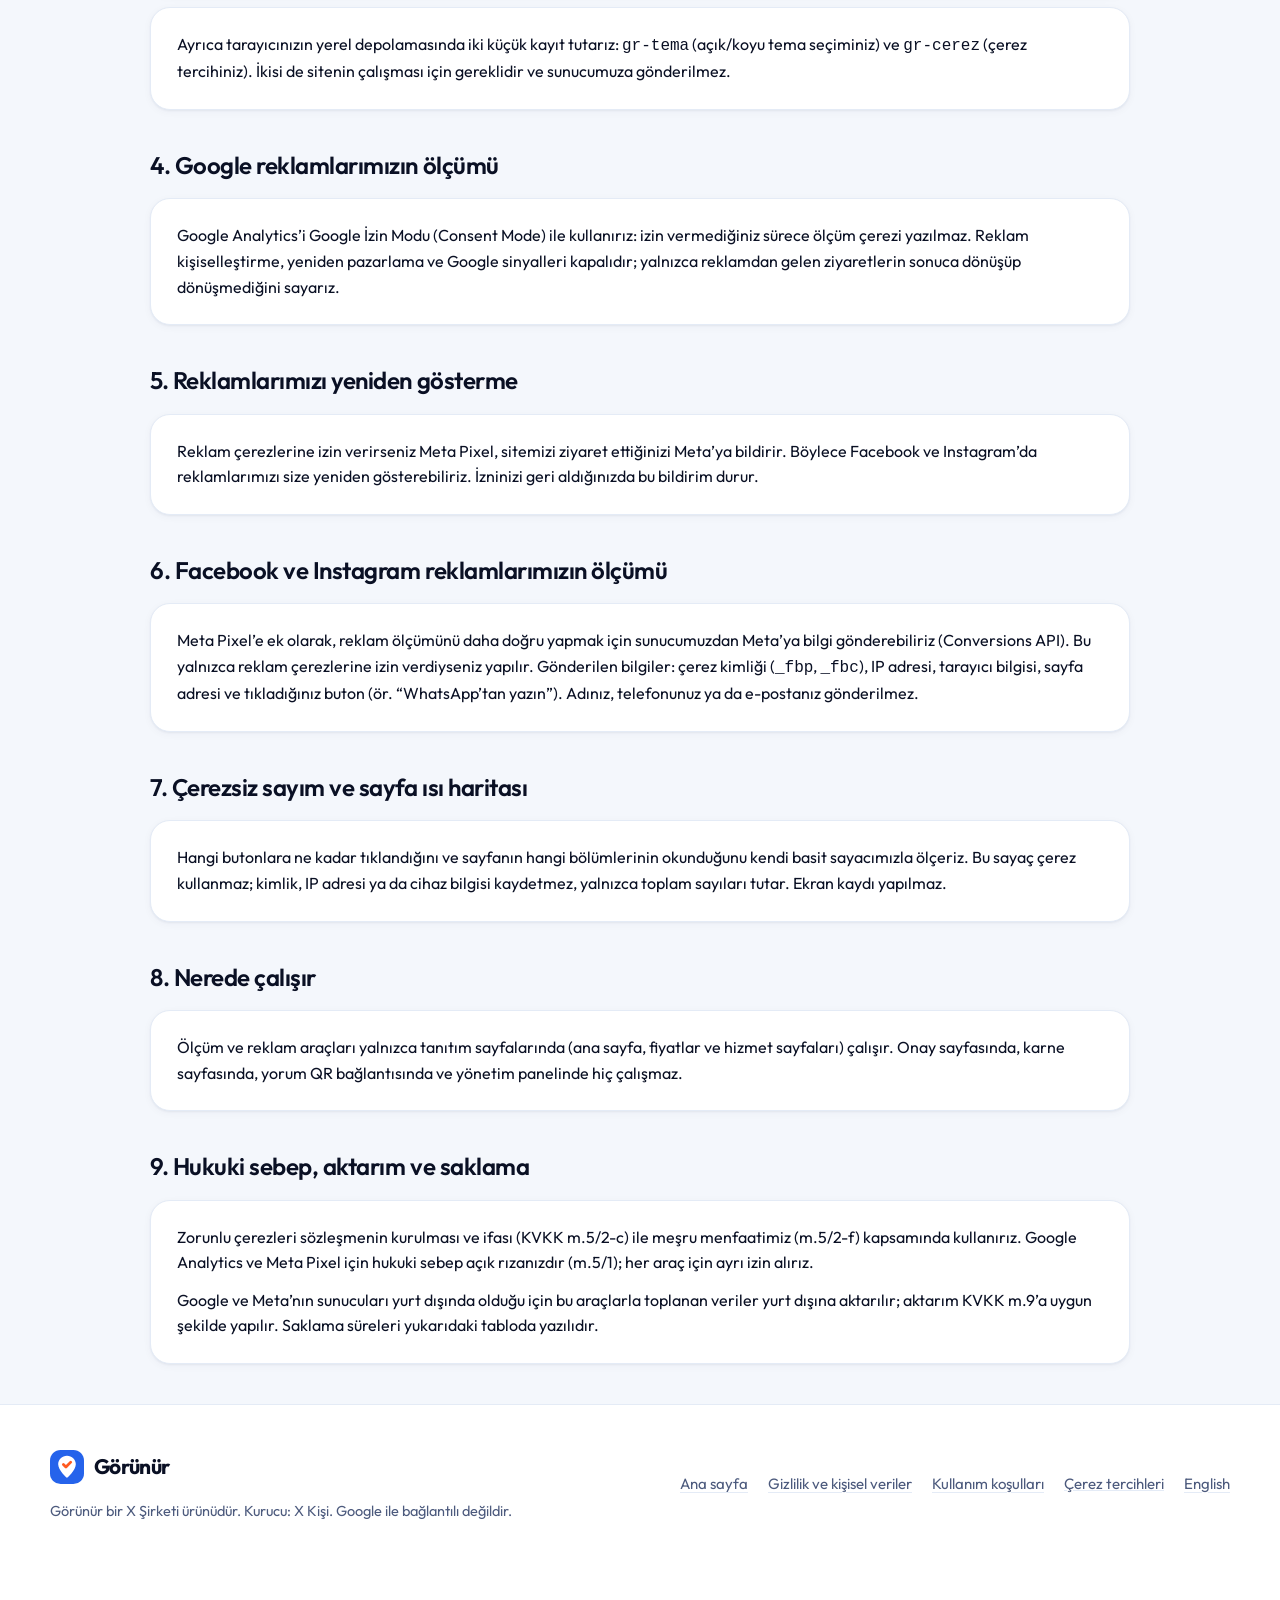
<file: cerezler.html>
<!doctype html>
<html lang="tr">
<head>
<meta charset="utf-8">
<meta name="viewport" content="width=device-width, initial-scale=1, viewport-fit=cover">
<title>Çerez aydınlatma metni — Görünür</title>
<meta name="description" content="Görünür sitesinde kullanılan çerezler, ne için kullanıldıkları ve tercihlerinizi nasıl değiştireceğiniz.">
<link rel="canonical" href="https://gorunur.com/cerezler">
<link rel="alternate" hreflang="tr" href="https://gorunur.com/">
<link rel="alternate" hreflang="en" href="https://gorunur.com/en">
<meta property="og:type" content="website">
<meta property="og:site_name" content="Görünür">
<meta property="og:title" content="Çerez aydınlatma metni — Görünür">
<meta property="og:description" content="Görünür sitesinde kullanılan çerezler, ne için kullanıldıkları ve tercihlerinizi nasıl değiştireceğiniz.">
<meta property="og:url" content="https://gorunur.com/cerezler">
<meta property="og:image" content="https://gorunur.com/og-image.png">
<meta property="og:locale" content="tr_TR">
<meta property="og:locale:alternate" content="en_US">
<meta name="twitter:card" content="summary_large_image">
<meta name="theme-color" content="#16307d">
<!-- Doğrulama kodları (Search Console, Bing, Facebook) buraya eklenecek. -->
<!-- Analytics (G-XXXXXXX) ve Meta Pixel yalnızca çerez izniyle yüklenecek; bu sürümde hiç yüklenmez. -->
<script>try{var t=localStorage.getItem('gr-tema');if(t==='dark'||t==='light')document.documentElement.setAttribute('data-theme',t)}catch(e){}</script>
<link rel="icon" href="favicon.svg" type="image/svg+xml">
<link rel="preconnect" href="https://fonts.googleapis.com">
<link rel="preconnect" href="https://fonts.gstatic.com" crossorigin>
<link rel="stylesheet" href="https://fonts.googleapis.com/css2?family=Outfit:wght@400;500;600;700&amp;display=swap">
<link rel="stylesheet" href="style.css">
</head>
<body>
<svg width="0" height="0" style="position:absolute" aria-hidden="true" focusable="false"><defs>
<symbol id="i-chat" viewBox="0 0 24 24"><path d="M21 11.5a8.5 8.5 0 0 1-12.3 7.6L3.5 20.5l1.3-4.8A8.5 8.5 0 1 1 21 11.5z"/><path d="M8.6 11.6l2.3 2.3 4.6-4.7"/></symbol>
<symbol id="i-msg" viewBox="0 0 24 24"><path d="M20.5 12a8.5 8.5 0 0 1-12.4 7.5L3.5 20.5l1-4.4A8.5 8.5 0 1 1 20.5 12z"/><path d="M8.5 12h.01M12 12h.01M15.5 12h.01" stroke-width="2.6"/></symbol>
<symbol id="i-chart" viewBox="0 0 24 24"><path d="M3.5 20.5h17"/><path d="M7 17v-5"/><path d="M12 17V7"/><path d="M17 17v-8"/></symbol>
<symbol id="i-pin" viewBox="0 0 24 24"><path d="M12 21.5s-7-6.1-7-11.6a7 7 0 0 1 14 0c0 5.5-7 11.6-7 11.6z"/><path d="M12 7v5.4"/><path d="M9.3 9.7h5.4"/></symbol>
<symbol id="i-lock" viewBox="0 0 24 24"><rect x="4.5" y="10.5" width="15" height="10.5" rx="2.5"/><path d="M8 10.5V7.5a4 4 0 0 1 8 0v3"/><path d="M12 14.5v2.5"/></symbol>
<symbol id="i-eye" viewBox="0 0 24 24"><path d="M2 12s3.6-7 10-7 10 7 10 7-3.6 7-10 7S2 12 2 12z"/><circle cx="12" cy="12" r="3"/></symbol>
<symbol id="i-undo" viewBox="0 0 24 24"><path d="M9 14 4 9l5-5"/><path d="M4 9h10.5a5.5 5.5 0 0 1 0 11H11"/></symbol>
<symbol id="i-qr" viewBox="0 0 24 24"><rect x="3.5" y="3.5" width="6.5" height="6.5" rx="1"/><rect x="14" y="3.5" width="6.5" height="6.5" rx="1"/><rect x="3.5" y="14" width="6.5" height="6.5" rx="1"/><path d="M14 14h2.5v2.5H14z"/><path d="M20.5 14v.01"/><path d="M14 20.5h.01"/><path d="M18 18h2.5v2.5H18z"/></symbol>
<symbol id="i-mega" viewBox="0 0 24 24"><path d="M3.5 10.5v3a1 1 0 0 0 1 1H7l5 4v-13l-5 4H4.5a1 1 0 0 0-1 1z"/><path d="M15.5 9a4.2 4.2 0 0 1 0 6"/><path d="M18.5 6.3a8 8 0 0 1 0 11.4"/></symbol>
<symbol id="i-arrow" viewBox="0 0 24 24"><path d="M4.5 12h15"/><path d="m13 5.5 6.5 6.5-6.5 6.5"/></symbol>
<symbol id="i-check" viewBox="0 0 24 24"><path d="m5 12.5 4.3 4.3L19 7.2"/></symbol>
<symbol id="i-x" viewBox="0 0 24 24"><path d="m6.5 6.5 11 11"/><path d="m17.5 6.5-11 11"/></symbol>
<symbol id="i-plus" viewBox="0 0 24 24"><path d="M12 5v14"/><path d="M5 12h14"/></symbol>
<symbol id="i-moon" viewBox="0 0 24 24"><path d="M20 14.6A8.2 8.2 0 0 1 9.4 4 8.3 8.3 0 1 0 20 14.6z"/></symbol>
<symbol id="i-sun" viewBox="0 0 24 24"><circle cx="12" cy="12" r="4"/><path d="M12 2.5v2M12 19.5v2M2.5 12h2M19.5 12h2M5.3 5.3l1.4 1.4M17.3 17.3l1.4 1.4M5.3 18.7l1.4-1.4M17.3 6.7l1.4-1.4"/></symbol>
<symbol id="i-menu" viewBox="0 0 24 24"><path d="M4 7h16M4 12h16M4 17h16"/></symbol>
<symbol id="i-close" viewBox="0 0 24 24"><path d="m6 6 12 12M18 6 6 18"/></symbol>
<symbol id="i-pause" viewBox="0 0 24 24"><path d="M9 5.5v13M15 5.5v13" stroke-width="2.6"/></symbol>
<symbol id="i-play" viewBox="0 0 24 24"><path d="M8 5.5v13l10.5-6.5z" style="fill:currentColor"/></symbol>
<symbol id="i-warn" viewBox="0 0 24 24"><path d="M12 3.5 21.5 20h-19z"/><path d="M12 10v4.5"/><path d="M12 17.3v.2"/></symbol>
<symbol id="i-phone" viewBox="0 0 24 24"><rect x="6.5" y="2.5" width="11" height="19" rx="2.5"/><path d="M11 18.5h2"/></symbol>
<symbol id="i-nav" viewBox="0 0 24 24"><path d="M3.5 11 20.5 3.5 13 20.5l-1.9-7.6z"/></symbol>
<symbol id="i-search" viewBox="0 0 24 24"><circle cx="10.5" cy="10.5" r="6.5"/><path d="m20 20-4.5-4.5"/></symbol>
<symbol id="i-wallet" viewBox="0 0 24 24"><path d="M3.5 7.5h15a2.5 2.5 0 0 1 2.5 2.5v8a2.5 2.5 0 0 1-2.5 2.5h-13a2 2 0 0 1-2-2z"/><path d="M3.5 7.5 15 3.5v4"/><path d="M16.5 14h.5"/></symbol>
<symbol id="i-doc" viewBox="0 0 24 24"><path d="M6 3h9l4 4v14H6z"/><path d="M14.5 3v4.5H19"/><path d="M9 12h7"/><path d="M9 16h5"/></symbol>
</defs></svg>
<a class="skip" href="#main">İçeriğe geç</a>
<header class="site-header">
  <div class="wrap"><a class="brand" href="index.html" aria-label="Görünür ana sayfa"><svg class="brand-mark" viewBox="0 0 32 32" aria-hidden="true"><rect class="m-bg" width="32" height="32" rx="10"/><path class="m-fg" d="M16 5.5c-4.6 0-8.3 3.5-8.3 8 0 5.8 8.3 12.9 8.3 12.9s8.3-7.1 8.3-12.9c0-4.5-3.7-8-8.3-8z"/><path class="m-ck" d="m12.6 13.6 2.4 2.4 4.5-4.6"/></svg><span>Görünür</span></a><div class="header-actions"><button class="icon-btn theme-btn" type="button" aria-label="Temayı değiştir"><svg class="icon ic-moon" aria-hidden="true"><use href="#i-moon"/></svg><svg class="icon ic-sun" aria-hidden="true"><use href="#i-sun"/></svg></button></div></div>
</header>
<main class="legal" id="main">
  <div class="wrap">
    <div class="legal-head"><span class="eyebrow">Yasal</span><h1>Çerez aydınlatma metni</h1><p>Son güncelleme: [tarih]</p></div>
    <div class="legal-card todo-card" style="margin-bottom:6px"><p class="todo"><b>Taslak metin.</b> Bu sayfa yapı örneğidir. Yayına almadan önce veri sorumlusu bilgileri, kullanılan servisler ve saklama süreleri gerçek duruma göre güncellenmeli ve bir hukukçu ya da KVKK uzmanına kontrol ettirilmelidir.</p></div>
    <section class="legal-sec" id="giris">
      <h2>1. Giriş</h2>
      <div class="legal-card"><p>Sitemizde çerezleri üç amaçla kullanıyoruz: ziyaretleri saymak, reklamlarımızın sonucunu ölçmek ve reklamlarımızı daha önce siteye gelenlere yeniden göstermek. Bu çerezlere izin vermezseniz site aynı şekilde çalışmaya devam eder.</p><p>Veri sorumlusu: X Kişi (X Şirketi). İletişim: kvkk@gorunur.com</p></div>
    </section>
    <section class="legal-sec" id="bant">
      <h2>2. Çerez bandındaki seçenekler</h2>
      <div class="legal-card"><ul>
<li><b>Tümüne izin ver:</b> Ziyaret sayımı ve reklam çerezlerinin ikisine de izin verirsiniz.</li>
<li><b>Sadece gerekli olanlar:</b> Yalnızca sitenin çalışması için zorunlu olanlar kullanılır.</li>
<li><b>Tercihler:</b> Her aracı ayrı ayrı açıp kapatabilirsiniz.</li>
</ul>
<p>Siz bir seçim yapmadan hiçbir ölçüm ya da reklam aracı yüklenmez. İzninizi geri aldığınızda ilgili çerezler silinir.</p>
<p data-consent-status class="muted"></p>
<div><button type="button" class="btn-solid" data-open-cookie>Çerez tercihlerimi değiştir</button></div></div>
    </section>
    <section class="legal-sec" id="liste">
      <h2>3. Kullandığımız çerezler</h2>
      <div class="ltable-wrap"><table class="ltable"><thead><tr><th scope="col">Çerez</th><th scope="col">Kimin</th><th scope="col">Ne için</th><th scope="col">Süre</th><th scope="col">İzin</th></tr></thead><tbody>
<tr><td data-label="Çerez"><code>gr_onay</code></td><td data-label="Kimin">Görünür</td><td data-label="Ne için">İşletme sahibinin onay sayfasındaki girişini hatırlar</td><td data-label="Süre">90 gün</td><td data-label="İzin">Zorunlu</td></tr>
<tr><td data-label="Çerez"><code>gr_onay_tel</code></td><td data-label="Kimin">Görünür</td><td data-label="Ne için">Girişteki telefon doğrulama adımı</td><td data-label="Süre">10 dakika</td><td data-label="İzin">Zorunlu</td></tr>
<tr><td data-label="Çerez"><code>gr_admin</code></td><td data-label="Kimin">Görünür</td><td data-label="Ne için">Yönetim paneli oturumu</td><td data-label="Süre">12 saat</td><td data-label="İzin">Zorunlu</td></tr>
<tr><td data-label="Çerez"><code>gr_oauth_state</code></td><td data-label="Kimin">Görünür</td><td data-label="Ne için">Google hesabı bağlanırken güvenlik doğrulaması</td><td data-label="Süre">10 dakika</td><td data-label="İzin">Zorunlu</td></tr>
<tr><td data-label="Çerez"><code>_ga</code>, <code>_ga_G-XXXXXXX</code></td><td data-label="Kimin">Google Analytics</td><td data-label="Ne için">Ziyaret sayımı</td><td data-label="Süre">2 yıl</td><td data-label="İzin">İzin verirseniz</td></tr>
<tr><td data-label="Çerez"><code>_gcl_aw</code>, <code>_gcl_au</code></td><td data-label="Kimin">Google Analytics + Ads</td><td data-label="Ne için">Reklamdan gelen ziyaretin sonucunu ölçmek</td><td data-label="Süre">90 gün</td><td data-label="İzin">Ziyaret sayımı izniyle</td></tr>
<tr><td data-label="Çerez"><code>_fbp</code>, <code>_fbc</code></td><td data-label="Kimin">Meta Pixel</td><td data-label="Ne için">Facebook ve Instagram reklamlarının ölçümü</td><td data-label="Süre">90 gün</td><td data-label="İzin">İzin verirseniz</td></tr>
</tbody></table></div><div class="legal-card" style="margin-top:12px"><p>Ayrıca tarayıcınızın yerel depolamasında iki küçük kayıt tutarız: <code>gr-tema</code> (açık/koyu tema seçiminiz) ve <code>gr-cerez</code> (çerez tercihiniz). İkisi de sitenin çalışması için gereklidir ve sunucumuza gönderilmez.</p></div>
    </section>
    <section class="legal-sec" id="google-ads">
      <h2>4. Google reklamlarımızın ölçümü</h2>
      <div class="legal-card"><p>Google Analytics’i Google İzin Modu (Consent Mode) ile kullanırız: izin vermediğiniz sürece ölçüm çerezi yazılmaz. Reklam kişiselleştirme, yeniden pazarlama ve Google sinyalleri kapalıdır; yalnızca reklamdan gelen ziyaretlerin sonuca dönüşüp dönüşmediğini sayarız.</p></div>
    </section>
    <section class="legal-sec" id="yeniden">
      <h2>5. Reklamlarımızı yeniden gösterme</h2>
      <div class="legal-card"><p>Reklam çerezlerine izin verirseniz Meta Pixel, sitemizi ziyaret ettiğinizi Meta’ya bildirir. Böylece Facebook ve Instagram’da reklamlarımızı size yeniden gösterebiliriz. İzninizi geri aldığınızda bu bildirim durur.</p></div>
    </section>
    <section class="legal-sec" id="meta">
      <h2>6. Facebook ve Instagram reklamlarımızın ölçümü</h2>
      <div class="legal-card"><p>Meta Pixel’e ek olarak, reklam ölçümünü daha doğru yapmak için sunucumuzdan Meta’ya bilgi gönderebiliriz (Conversions API). Bu yalnızca reklam çerezlerine izin verdiyseniz yapılır. Gönderilen bilgiler: çerez kimliği (<code>_fbp</code>, <code>_fbc</code>), IP adresi, tarayıcı bilgisi, sayfa adresi ve tıkladığınız buton (ör. “WhatsApp’tan yazın”). Adınız, telefonunuz ya da e-postanız gönderilmez.</p></div>
    </section>
    <section class="legal-sec" id="cerezsiz">
      <h2>7. Çerezsiz sayım ve sayfa ısı haritası</h2>
      <div class="legal-card"><p>Hangi butonlara ne kadar tıklandığını ve sayfanın hangi bölümlerinin okunduğunu kendi basit sayacımızla ölçeriz. Bu sayaç çerez kullanmaz; kimlik, IP adresi ya da cihaz bilgisi kaydetmez, yalnızca toplam sayıları tutar. Ekran kaydı yapılmaz.</p></div>
    </section>
    <section class="legal-sec" id="nerede">
      <h2>8. Nerede çalışır</h2>
      <div class="legal-card"><p>Ölçüm ve reklam araçları yalnızca tanıtım sayfalarında (ana sayfa, fiyatlar ve hizmet sayfaları) çalışır. Onay sayfasında, karne sayfasında, yorum QR bağlantısında ve yönetim panelinde hiç çalışmaz.</p></div>
    </section>
    <section class="legal-sec" id="hukuk">
      <h2>9. Hukuki sebep, aktarım ve saklama</h2>
      <div class="legal-card"><p>Zorunlu çerezleri sözleşmenin kurulması ve ifası (KVKK m.5/2-c) ile meşru menfaatimiz (m.5/2-f) kapsamında kullanırız. Google Analytics ve Meta Pixel için hukuki sebep açık rızanızdır (m.5/1); her araç için ayrı izin alırız.</p><p>Google ve Meta’nın sunucuları yurt dışında olduğu için bu araçlarla toplanan veriler yurt dışına aktarılır; aktarım KVKK m.9’a uygun şekilde yapılır. Saklama süreleri yukarıdaki tabloda yazılıdır.</p></div>
    </section>
  </div>
</main>
<footer class="site-footer">
  <div class="wrap">
    <div class="footer-brand"><a class="brand" href="index.html"><svg class="brand-mark" viewBox="0 0 32 32" aria-hidden="true"><rect class="m-bg" width="32" height="32" rx="10"/><path class="m-fg" d="M16 5.5c-4.6 0-8.3 3.5-8.3 8 0 5.8 8.3 12.9 8.3 12.9s8.3-7.1 8.3-12.9c0-4.5-3.7-8-8.3-8z"/><path class="m-ck" d="m12.6 13.6 2.4 2.4 4.5-4.6"/></svg><span>Görünür</span></a><p class="footer-text">Görünür bir X Şirketi ürünüdür. Kurucu: X Kişi. Google ile bağlantılı değildir.</p></div>
    <nav class="footer-links" aria-label="Alt bilgi">
      <a href="index.html">Ana sayfa</a>
      <a href="gizlilik.html">Gizlilik ve kişisel veriler</a>
      <a href="kosullar.html">Kullanım koşulları</a>
      <button type="button" data-open-cookie>Çerez tercihleri</button>
      <a href="en.html" hreflang="en">English</a>
    </nav>
  </div>
</footer>
<a class="wa-float" href="https://wa.me/905xxxxxxxxx" data-wa="genel"><svg class="icon" aria-hidden="true"><use href="#i-msg"/></svg><span>WhatsApp’tan yazın</span></a>
<div class="cookie" id="cookie" role="dialog" aria-label="Çerez seçimi" hidden>
  <div data-view="main" class="cookie-pref">
    <p>Ziyaretleri saymak ve reklamlarımızın sonucunu ölçmek için çerez kullanıyoruz. İzin verirseniz reklam ölçümü için bazı bilgileri sunucumuzdan Meta’ya da iletebiliriz. <a href="cerezler.html">Çerez aydınlatma metni</a></p>
    <div class="cookie-actions">
      <button type="button" class="btn-solid" data-ck="all">Tümüne izin ver</button>
      <button type="button" class="btn-solid" data-ck="necessary">Sadece gerekli olanlar</button>
      <button type="button" class="btn-ghost" data-ck="prefs">Tercihler</button>
    </div>
  </div>
  <div data-view="prefs" class="cookie-pref" hidden>
    <p><b>Çerez tercihleri</b></p>
    <label class="cookie-opt" for="ck-analytics"><input type="checkbox" id="ck-analytics"><span><b>Ziyaret sayımı (Google Analytics)</b><span>Siteye kaç kişinin geldiğini ve hangi sayfaların okunduğunu görmemizi sağlar.</span></span></label>
    <label class="cookie-opt" for="ck-ads"><input type="checkbox" id="ck-ads"><span><b>Reklam (Meta Pixel)</b><span>Facebook ve Instagram reklamlarımızı ölçmek için Meta’ya çerez kimliği, IP adresi, tarayıcı bilgisi, sayfa adresi ve buton tıklamaları gönderilir.</span></span></label>
    <div class="cookie-actions">
      <button type="button" class="btn-solid" data-ck="save">Seçimi kaydet</button>
      <button type="button" class="btn-solid" data-ck="necessary">Sadece gerekli olanlar</button>
    </div>
  </div>
</div>
<script src="main.js"></script>
</body>
</html>
</file>
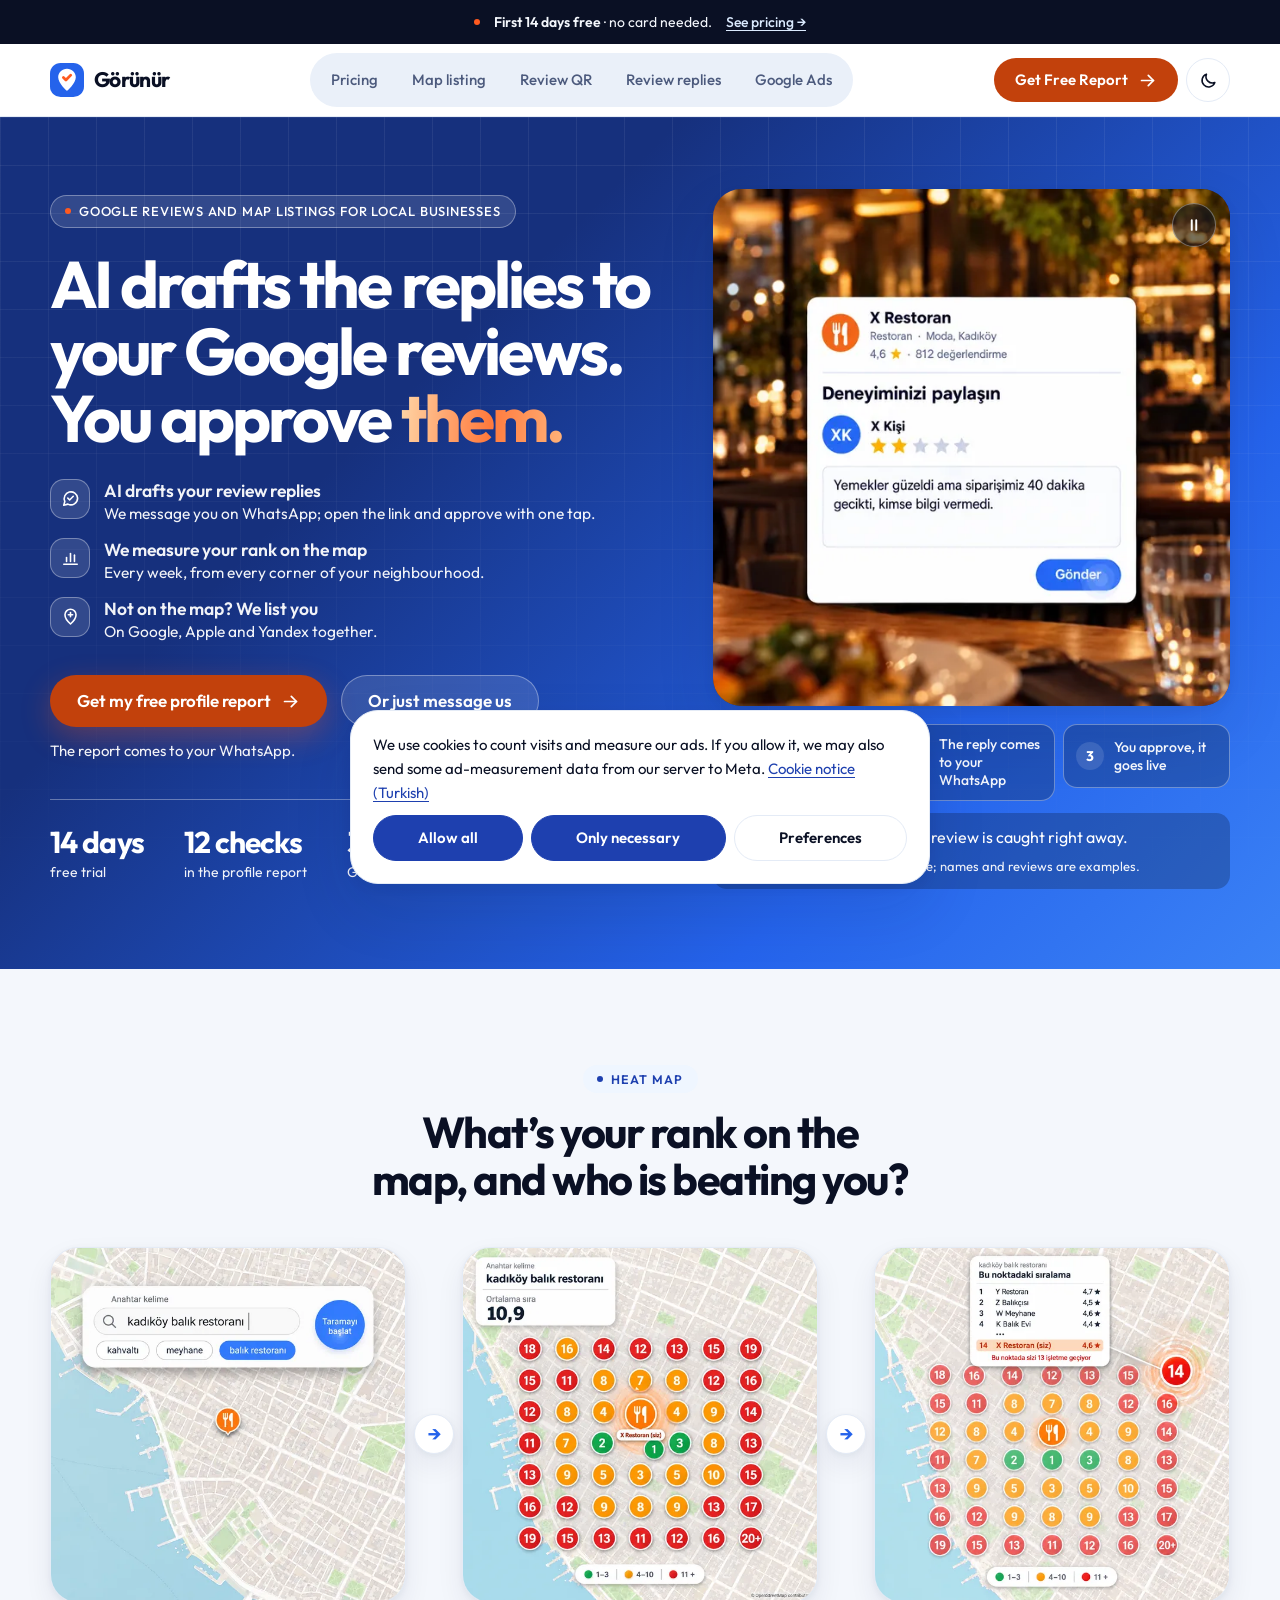
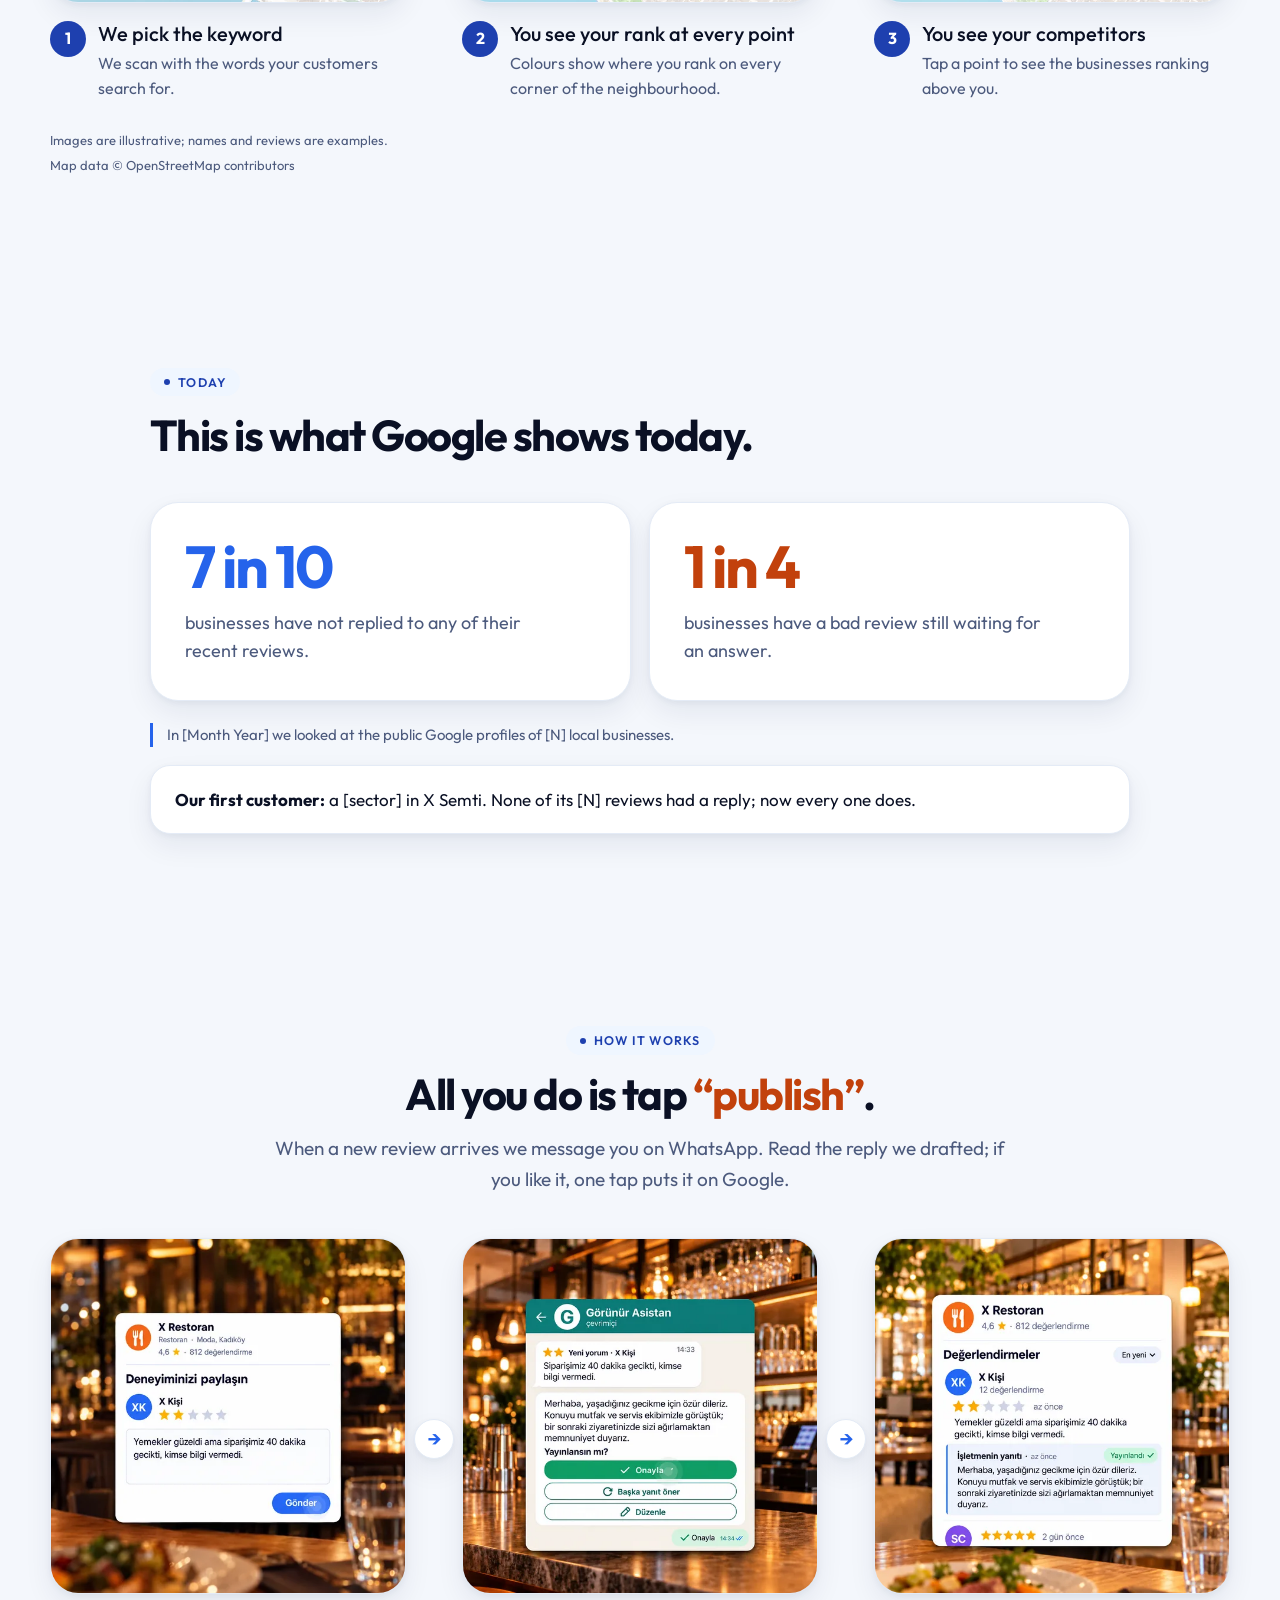
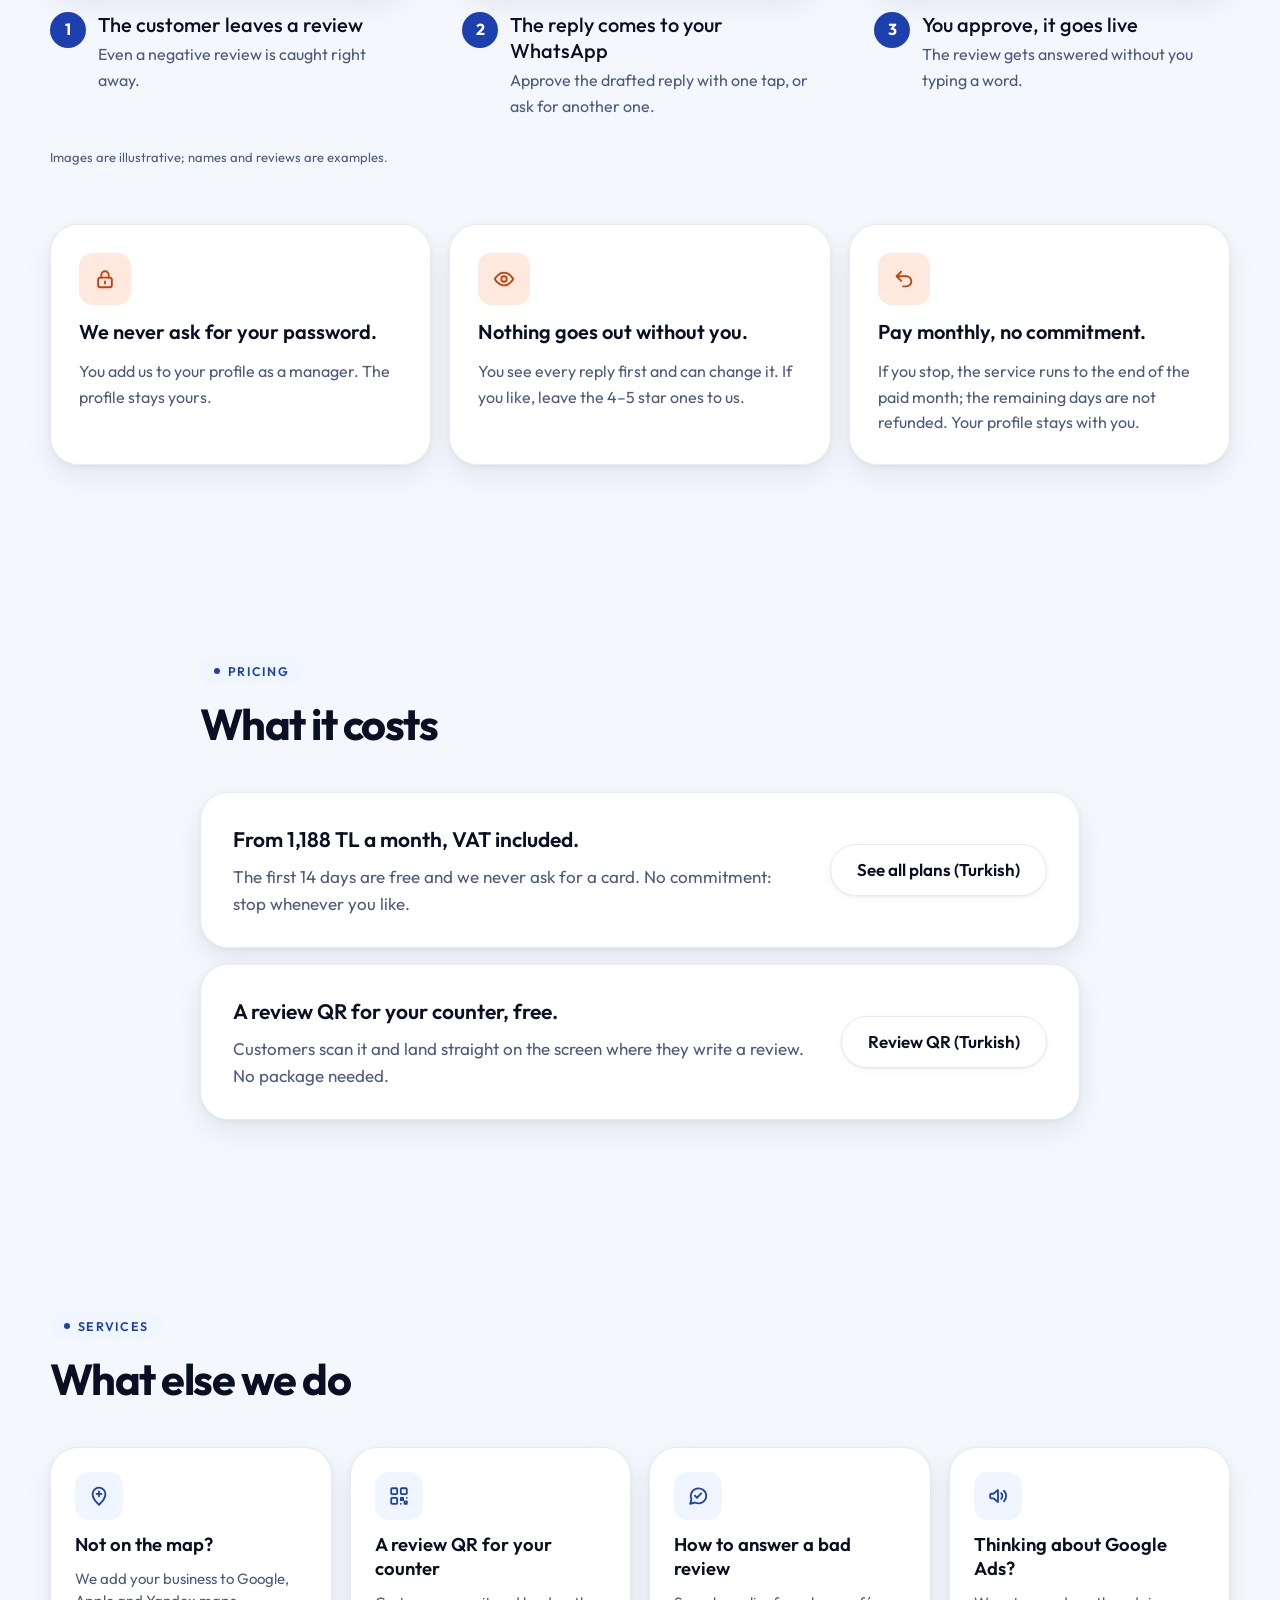
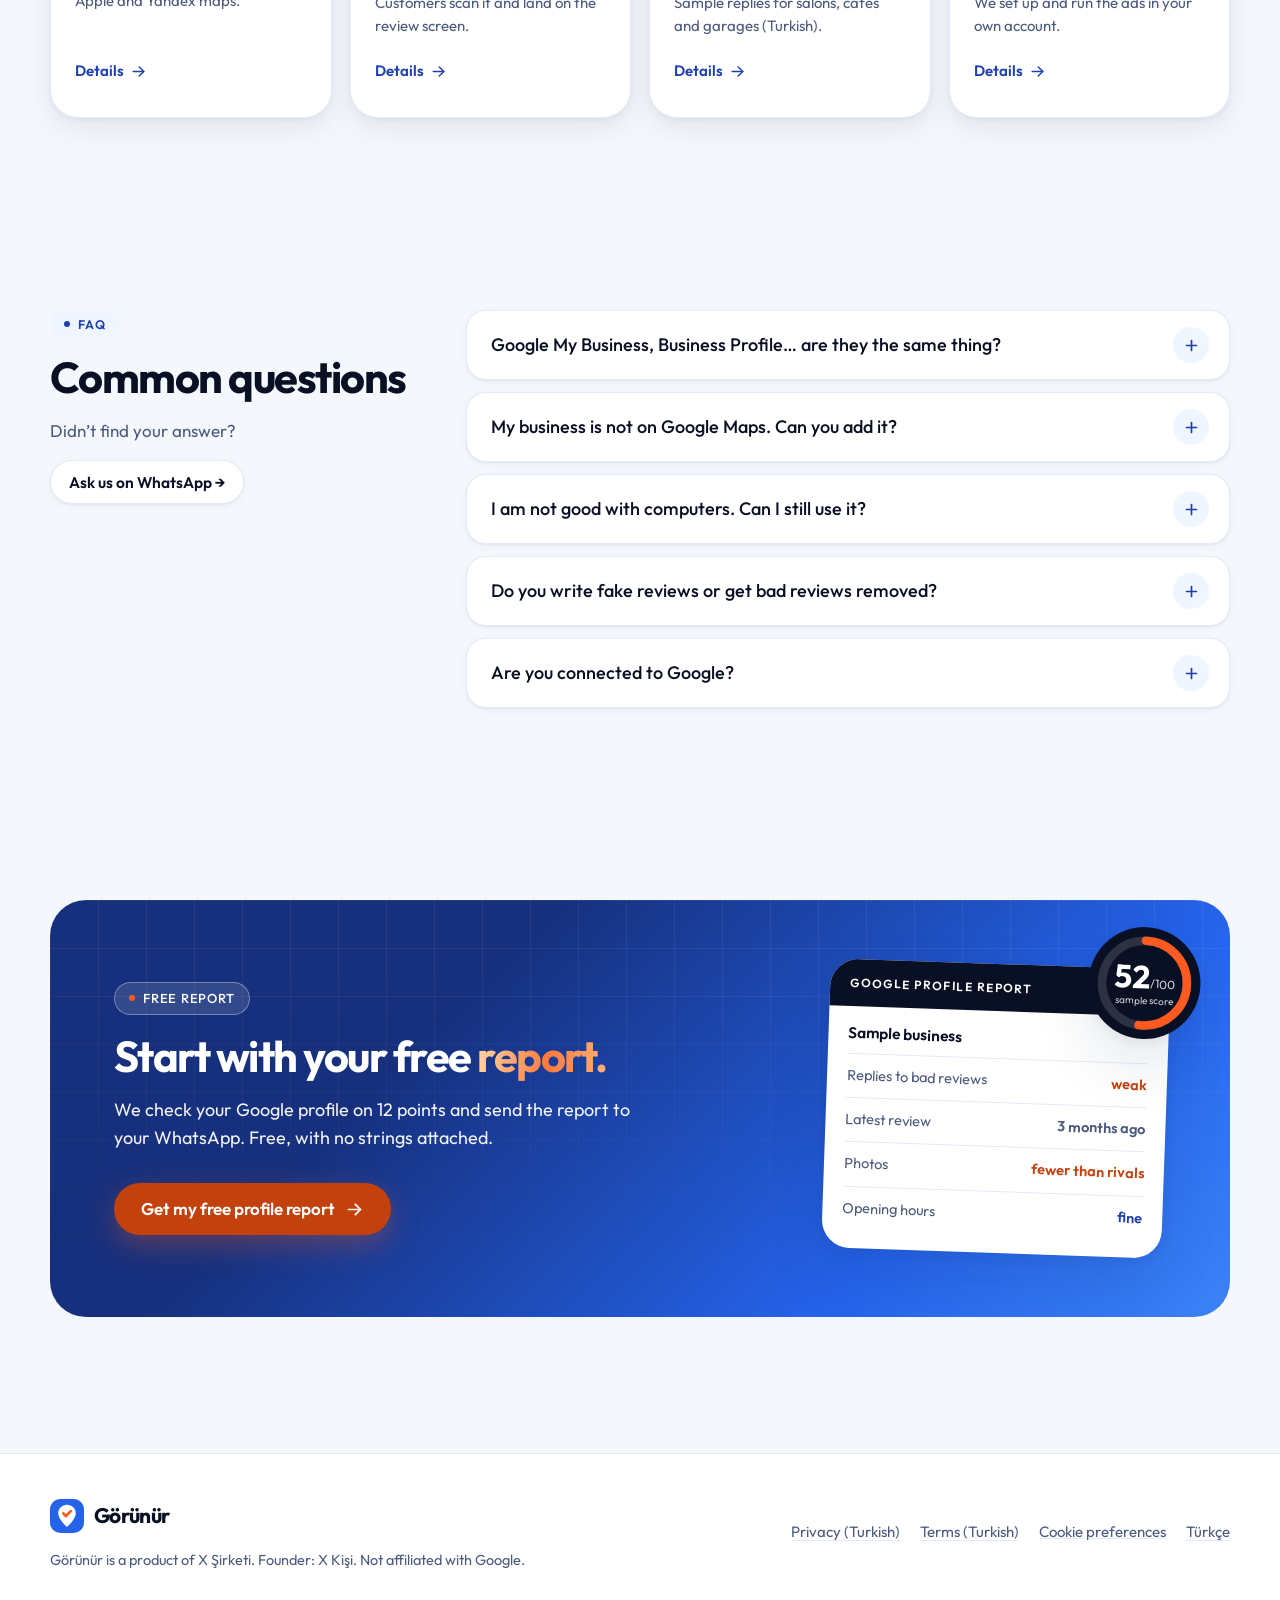
<file: en.html>
<!doctype html>
<html lang="en">
<head>
<meta charset="utf-8">
<meta name="viewport" content="width=device-width, initial-scale=1, viewport-fit=cover">
<title>Görünür — AI reply drafts for your Google reviews</title>
<meta name="description" content="Google review replies, map rank tracking and map listings for local businesses in Turkey. AI drafts the reply, you approve it on WhatsApp with one tap.">
<link rel="canonical" href="https://gorunur.com/en">
<link rel="alternate" hreflang="tr" href="https://gorunur.com/">
<link rel="alternate" hreflang="en" href="https://gorunur.com/en">
<meta property="og:type" content="website">
<meta property="og:site_name" content="Görünür">
<meta property="og:title" content="Görünür — AI reply drafts for your Google reviews">
<meta property="og:description" content="Google review replies, map rank tracking and map listings for local businesses in Turkey. AI drafts the reply, you approve it on WhatsApp with one tap.">
<meta property="og:url" content="https://gorunur.com/en">
<meta property="og:image" content="https://gorunur.com/og-image.png">
<meta property="og:locale" content="en_US">
<meta property="og:locale:alternate" content="tr_TR">
<meta name="twitter:card" content="summary_large_image">
<meta name="theme-color" content="#16307d">
<!-- Doğrulama kodları (Search Console, Bing, Facebook) buraya eklenecek. -->
<!-- Analytics (G-XXXXXXX) ve Meta Pixel yalnızca çerez izniyle yüklenecek; bu sürümde hiç yüklenmez. -->
<script>try{var t=localStorage.getItem('gr-tema');if(t==='dark'||t==='light')document.documentElement.setAttribute('data-theme',t)}catch(e){}</script>
<link rel="icon" href="favicon.svg" type="image/svg+xml">
<link rel="preconnect" href="https://fonts.googleapis.com">
<link rel="preconnect" href="https://fonts.gstatic.com" crossorigin>
<link rel="stylesheet" href="https://fonts.googleapis.com/css2?family=Outfit:wght@400;500;600;700&amp;display=swap">
<link rel="preload" as="image" href="assets/img/yorum-1-1000.webp" imagesrcset="assets/img/yorum-1-600.webp 600w, assets/img/yorum-1-1000.webp 1000w" imagesizes="(max-width: 960px) calc(100vw - 32px), 540px">
<link rel="stylesheet" href="style.css">
</head>
<body>
<svg width="0" height="0" style="position:absolute" aria-hidden="true" focusable="false"><defs>
<symbol id="i-chat" viewBox="0 0 24 24"><path d="M21 11.5a8.5 8.5 0 0 1-12.3 7.6L3.5 20.5l1.3-4.8A8.5 8.5 0 1 1 21 11.5z"/><path d="M8.6 11.6l2.3 2.3 4.6-4.7"/></symbol>
<symbol id="i-msg" viewBox="0 0 24 24"><path d="M20.5 12a8.5 8.5 0 0 1-12.4 7.5L3.5 20.5l1-4.4A8.5 8.5 0 1 1 20.5 12z"/><path d="M8.5 12h.01M12 12h.01M15.5 12h.01" stroke-width="2.6"/></symbol>
<symbol id="i-chart" viewBox="0 0 24 24"><path d="M3.5 20.5h17"/><path d="M7 17v-5"/><path d="M12 17V7"/><path d="M17 17v-8"/></symbol>
<symbol id="i-pin" viewBox="0 0 24 24"><path d="M12 21.5s-7-6.1-7-11.6a7 7 0 0 1 14 0c0 5.5-7 11.6-7 11.6z"/><path d="M12 7v5.4"/><path d="M9.3 9.7h5.4"/></symbol>
<symbol id="i-lock" viewBox="0 0 24 24"><rect x="4.5" y="10.5" width="15" height="10.5" rx="2.5"/><path d="M8 10.5V7.5a4 4 0 0 1 8 0v3"/><path d="M12 14.5v2.5"/></symbol>
<symbol id="i-eye" viewBox="0 0 24 24"><path d="M2 12s3.6-7 10-7 10 7 10 7-3.6 7-10 7S2 12 2 12z"/><circle cx="12" cy="12" r="3"/></symbol>
<symbol id="i-undo" viewBox="0 0 24 24"><path d="M9 14 4 9l5-5"/><path d="M4 9h10.5a5.5 5.5 0 0 1 0 11H11"/></symbol>
<symbol id="i-qr" viewBox="0 0 24 24"><rect x="3.5" y="3.5" width="6.5" height="6.5" rx="1"/><rect x="14" y="3.5" width="6.5" height="6.5" rx="1"/><rect x="3.5" y="14" width="6.5" height="6.5" rx="1"/><path d="M14 14h2.5v2.5H14z"/><path d="M20.5 14v.01"/><path d="M14 20.5h.01"/><path d="M18 18h2.5v2.5H18z"/></symbol>
<symbol id="i-mega" viewBox="0 0 24 24"><path d="M3.5 10.5v3a1 1 0 0 0 1 1H7l5 4v-13l-5 4H4.5a1 1 0 0 0-1 1z"/><path d="M15.5 9a4.2 4.2 0 0 1 0 6"/><path d="M18.5 6.3a8 8 0 0 1 0 11.4"/></symbol>
<symbol id="i-arrow" viewBox="0 0 24 24"><path d="M4.5 12h15"/><path d="m13 5.5 6.5 6.5-6.5 6.5"/></symbol>
<symbol id="i-check" viewBox="0 0 24 24"><path d="m5 12.5 4.3 4.3L19 7.2"/></symbol>
<symbol id="i-x" viewBox="0 0 24 24"><path d="m6.5 6.5 11 11"/><path d="m17.5 6.5-11 11"/></symbol>
<symbol id="i-plus" viewBox="0 0 24 24"><path d="M12 5v14"/><path d="M5 12h14"/></symbol>
<symbol id="i-moon" viewBox="0 0 24 24"><path d="M20 14.6A8.2 8.2 0 0 1 9.4 4 8.3 8.3 0 1 0 20 14.6z"/></symbol>
<symbol id="i-sun" viewBox="0 0 24 24"><circle cx="12" cy="12" r="4"/><path d="M12 2.5v2M12 19.5v2M2.5 12h2M19.5 12h2M5.3 5.3l1.4 1.4M17.3 17.3l1.4 1.4M5.3 18.7l1.4-1.4M17.3 6.7l1.4-1.4"/></symbol>
<symbol id="i-menu" viewBox="0 0 24 24"><path d="M4 7h16M4 12h16M4 17h16"/></symbol>
<symbol id="i-close" viewBox="0 0 24 24"><path d="m6 6 12 12M18 6 6 18"/></symbol>
<symbol id="i-pause" viewBox="0 0 24 24"><path d="M9 5.5v13M15 5.5v13" stroke-width="2.6"/></symbol>
<symbol id="i-play" viewBox="0 0 24 24"><path d="M8 5.5v13l10.5-6.5z" style="fill:currentColor"/></symbol>
<symbol id="i-warn" viewBox="0 0 24 24"><path d="M12 3.5 21.5 20h-19z"/><path d="M12 10v4.5"/><path d="M12 17.3v.2"/></symbol>
<symbol id="i-phone" viewBox="0 0 24 24"><rect x="6.5" y="2.5" width="11" height="19" rx="2.5"/><path d="M11 18.5h2"/></symbol>
<symbol id="i-nav" viewBox="0 0 24 24"><path d="M3.5 11 20.5 3.5 13 20.5l-1.9-7.6z"/></symbol>
<symbol id="i-search" viewBox="0 0 24 24"><circle cx="10.5" cy="10.5" r="6.5"/><path d="m20 20-4.5-4.5"/></symbol>
<symbol id="i-wallet" viewBox="0 0 24 24"><path d="M3.5 7.5h15a2.5 2.5 0 0 1 2.5 2.5v8a2.5 2.5 0 0 1-2.5 2.5h-13a2 2 0 0 1-2-2z"/><path d="M3.5 7.5 15 3.5v4"/><path d="M16.5 14h.5"/></symbol>
<symbol id="i-doc" viewBox="0 0 24 24"><path d="M6 3h9l4 4v14H6z"/><path d="M14.5 3v4.5H19"/><path d="M9 12h7"/><path d="M9 16h5"/></symbol>
</defs></svg>
<a class="skip" href="#main">Skip to content</a>
<div class="announce"><div class="wrap"><span class="dot" aria-hidden="true"></span><span><b>First 14 days free</b><span class="ann-more"> · no card needed.</span></span><a href="#pricing">See pricing →</a></div></div>
<header class="site-header">
  <div class="wrap">
    <a class="brand" href="en.html" aria-label="Görünür home"><svg class="brand-mark" viewBox="0 0 32 32" aria-hidden="true"><rect class="m-bg" width="32" height="32" rx="10"/><path class="m-fg" d="M16 5.5c-4.6 0-8.3 3.5-8.3 8 0 5.8 8.3 12.9 8.3 12.9s8.3-7.1 8.3-12.9c0-4.5-3.7-8-8.3-8z"/><path class="m-ck" d="m12.6 13.6 2.4 2.4 4.5-4.6"/></svg><span>Görünür</span></a>
    <nav class="nav-capsule" aria-label="Main menu">
      <a class="nav-link" href="#pricing">Pricing</a>
      <a class="nav-link" href="harita-kaydi.html">Map listing</a>
      <a class="nav-link" href="yorum-karti.html">Review QR</a>
      <a class="nav-link" href="yorum-cevabi.html">Review replies</a>
      <a class="nav-link" href="harita-reklami.html">Google Ads</a>
    </nav>
    <div class="header-actions">
      <a class="btn btn--primary nav-cta" href="karne.html">Get Free Report <svg class="icon" aria-hidden="true"><use href="#i-arrow"/></svg></a>
      <button class="icon-btn theme-btn" type="button" aria-label="Change theme"><svg class="icon ic-moon" aria-hidden="true"><use href="#i-moon"/></svg><svg class="icon ic-sun" aria-hidden="true"><use href="#i-sun"/></svg></button>
      <button class="icon-btn menu-btn" type="button" aria-expanded="false" aria-controls="mobile-menu" aria-label="Open menu" data-open-label="Open menu" data-close-label="Close menu"><svg class="icon ic-menu" aria-hidden="true"><use href="#i-menu"/></svg><svg class="icon ic-close" aria-hidden="true"><use href="#i-close"/></svg></button>
    </div>
  </div>
  <div class="mobile-menu" id="mobile-menu" hidden>
    <nav class="wrap" aria-label="Mobile menu">
      <a class="m-link" href="en.html" aria-current="page">Home <svg class="icon" aria-hidden="true"><use href="#i-arrow"/></svg></a>
      <a class="m-link" href="#pricing">Pricing <svg class="icon" aria-hidden="true"><use href="#i-arrow"/></svg></a>
      <a class="m-link" href="harita-kaydi.html">Map listing <svg class="icon" aria-hidden="true"><use href="#i-arrow"/></svg></a>
      <a class="m-link" href="yorum-karti.html">Review QR <svg class="icon" aria-hidden="true"><use href="#i-arrow"/></svg></a>
      <a class="m-link" href="yorum-cevabi.html">Review replies <svg class="icon" aria-hidden="true"><use href="#i-arrow"/></svg></a>
      <a class="m-link" href="harita-reklami.html">Google Ads <svg class="icon" aria-hidden="true"><use href="#i-arrow"/></svg></a>
      <a class="m-link" href="karne.html">Free profile report <svg class="icon" aria-hidden="true"><use href="#i-arrow"/></svg></a>
      <div class="m-row">
        <a class="btn btn--primary btn--sm" href="karne.html">Get Free Report <svg class="icon" aria-hidden="true"><use href="#i-arrow"/></svg></a>
        <button class="m-theme theme-btn" type="button"><svg class="icon ic-moon" aria-hidden="true"><use href="#i-moon"/></svg><svg class="icon ic-sun" aria-hidden="true"><use href="#i-sun"/></svg><span>Theme</span></button>
      </div>
    </nav>
  </div>
</header>
<main id="main">
<section class="hero">
  <div class="wrap">
    <div class="hero-copy">
      <span class="tag">Google reviews and map listings for local businesses</span>
      <h1 class="h1">AI drafts the replies to your Google reviews. You approve <span class="grad">them.</span></h1>
      <ul class="hero-points">
        <li><span class="hp-ic"><svg class="icon" aria-hidden="true"><use href="#i-chat"/></svg></span><span><b>AI drafts your review replies</b><span>We message you on WhatsApp; open the link and approve with one tap.</span></span></li>
        <li><span class="hp-ic"><svg class="icon" aria-hidden="true"><use href="#i-chart"/></svg></span><span><b>We measure your rank on the map</b><span>Every week, from every corner of your neighbourhood.</span></span></li>
        <li><span class="hp-ic"><svg class="icon" aria-hidden="true"><use href="#i-pin"/></svg></span><span><b>Not on the map? We list you</b><span>On Google, Apple and Yandex together.</span></span></li>
      </ul>
      <div class="cta-block">
        <a class="btn btn--primary" href="karne.html">Get my free profile report <svg class="icon" aria-hidden="true"><use href="#i-arrow"/></svg></a>
        <a class="btn btn--glass" href="https://wa.me/905xxxxxxxxx" data-wa="en">Or just message us</a>
        <p class="cta-note">The report comes to your WhatsApp.</p>
      </div>
      <div class="hero-stats">
        <div><b>14 days</b><span>free trial</span></div>
        <div><b>12 checks</b><span>in the profile report</span></div>
        <div><b>3 maps</b><span>Google, Apple, Yandex</span></div>
      </div>
    </div>
    <div class="hero-visual"><div class="slider" data-slider data-pause-label="Pause slideshow" data-play-label="Play slideshow">
  <div class="slides" role="group" aria-label="How a review reply works">
    <figure class="slide is-active" data-slide="0"><img src="assets/img/yorum-1-1000.webp" srcset="assets/img/yorum-1-600.webp 600w, assets/img/yorum-1-1000.webp 1000w" sizes="(max-width: 960px) calc(100vw - 32px), 540px" width="1000" height="1000" alt="A restaurant page where a customer writes a 2-star review: the order was 40 minutes late." decoding="async" fetchpriority="high"><figcaption><b>1. The customer leaves a review</b>Even a negative review is caught right away.</figcaption></figure>
    <figure class="slide" data-slide="1" aria-hidden="true"><img src="assets/img/yorum-2-1000.webp" srcset="assets/img/yorum-2-600.webp 600w, assets/img/yorum-2-1000.webp 1000w" sizes="(max-width: 960px) calc(100vw - 32px), 540px" width="1000" height="1000" alt="A WhatsApp chat with a drafted reply and the buttons Approve, Suggest another reply and Edit." decoding="async" loading="lazy"><figcaption><b>2. The reply comes to your WhatsApp</b>Approve the drafted reply with one tap, or ask for another one.</figcaption></figure>
    <figure class="slide" data-slide="2" aria-hidden="true"><img src="assets/img/yorum-3-1000.webp" srcset="assets/img/yorum-3-600.webp 600w, assets/img/yorum-3-1000.webp 1000w" sizes="(max-width: 960px) calc(100vw - 32px), 540px" width="1000" height="1000" alt="The published business reply shown right under the customer’s review." decoding="async" loading="lazy"><figcaption><b>3. You approve, it goes live</b>The review gets answered without you typing a word.</figcaption></figure>
    <button class="slider-toggle" type="button" aria-pressed="false" aria-label="Pause slideshow"><svg class="icon ic-pause" aria-hidden="true"><use href="#i-pause"/></svg><svg class="icon ic-play" aria-hidden="true"><use href="#i-play"/></svg></button>
  </div>
  <ol class="steps-ind">
    <li><button class="step-btn" type="button" data-go="0" data-text="Even a negative review is caught right away." aria-current="step"><span class="step-num">1</span><span class="step-label">The customer leaves a review</span><span class="step-bar" aria-hidden="true"></span></button></li>
    <li><button class="step-btn" type="button" data-go="1" data-text="Approve the drafted reply with one tap, or ask for another one."><span class="step-num">2</span><span class="step-label">The reply comes to your WhatsApp</span><span class="step-bar" aria-hidden="true"></span></button></li>
    <li><button class="step-btn" type="button" data-go="2" data-text="The review gets answered without you typing a word."><span class="step-num">3</span><span class="step-label">You approve, it goes live</span><span class="step-bar" aria-hidden="true"></span></button></li>
  </ol>
  <div class="slider-foot"><p class="slider-caption" data-caption>Even a negative review is caught right away.</p><p class="hero-fine">Images are illustrative; names and reviews are examples.</p></div>
</div></div>
  </div>
</section>
<section class="section heatmap">
  <div class="wrap">
    <div class="section-head section-head--center"><span class="eyebrow">Heat map</span><h2 class="h2">What’s your rank on the map, and who is beating you?</h2></div>
    <ol class="flow" data-flow>
  <li class="flow-item rv"><figure class="flow-fig"><img src="assets/img/harita-1-1000.webp" srcset="assets/img/harita-1-600.webp 600w, assets/img/harita-1-1000.webp 1000w" sizes="(max-width: 960px) min(520px, calc(100vw - 32px)), 360px" width="1000" height="1000" alt="A keyword search box on a map: “kadıköy balık restoranı”." decoding="async" loading="lazy"><figcaption class="flow-cap"><span class="flow-n" aria-hidden="true">1</span><span><b>We pick the keyword</b><p>We scan with the words your customers search for.</p></span></figcaption></figure></li>
  <li class="flow-item rv"><figure class="flow-fig"><img src="assets/img/harita-2-1000.webp" srcset="assets/img/harita-2-600.webp 600w, assets/img/harita-2-1000.webp 1000w" sizes="(max-width: 960px) min(520px, calc(100vw - 32px)), 360px" width="1000" height="1000" alt="Coloured numbers on the map showing the business’s rank at every point; average rank 10.9." decoding="async" loading="lazy"><figcaption class="flow-cap"><span class="flow-n" aria-hidden="true">2</span><span><b>You see your rank at every point</b><p>Colours show where you rank on every corner of the neighbourhood.</p></span></figcaption></figure></li>
  <li class="flow-item rv"><figure class="flow-fig"><img src="assets/img/harita-3-1000.webp" srcset="assets/img/harita-3-600.webp 600w, assets/img/harita-3-1000.webp 1000w" sizes="(max-width: 960px) min(520px, calc(100vw - 32px)), 360px" width="1000" height="1000" alt="The ranking list for a selected point: the business is 14th, with 13 businesses ahead." decoding="async" loading="lazy"><figcaption class="flow-cap"><span class="flow-n" aria-hidden="true">3</span><span><b>You see your competitors</b><p>Tap a point to see the businesses ranking above you.</p></span></figcaption></figure></li>
</ol>
<div class="fine-notes"><p class="fine">Images are illustrative; names and reviews are examples.</p><p class="fine">Map data © OpenStreetMap contributors</p></div>
  </div>
</section>
<section class="section problem">
  <div class="wrap wrap--page">
    <div class="section-head"><span class="eyebrow">Today</span><h2 class="h2">This is what Google shows today.</h2></div>
    <div class="stats-grid">
      <p class="stat-card"><span class="stat-n">7 in 10</span><span class="stat-t">businesses have not replied to any of their recent reviews.</span></p>
      <p class="stat-card stat-card--flame"><span class="stat-n">1 in 4</span><span class="stat-t">businesses have a bad review still waiting for an answer.</span></p>
    </div>
    <p class="source">In [Month Year] we looked at the public Google profiles of [N] local businesses.</p>
    <p class="proof"><b>Our first customer:</b> a [sector] in X Semti. None of its [N] reviews had a reply; now every one does.</p>
  </div>
</section>
<section class="section solution" id="how-it-works">
  <div class="wrap">
    <div class="section-head section-head--center"><span class="eyebrow">How it works</span><h2 class="h2">All you do is tap <span class="hl">“publish”</span>.</h2><p>When a new review arrives we message you on WhatsApp. Read the reply we drafted; if you like it, one tap puts it on Google.</p></div>
    <ol class="flow" data-flow>
  <li class="flow-item rv"><figure class="flow-fig"><img src="assets/img/yorum-1-1000.webp" srcset="assets/img/yorum-1-600.webp 600w, assets/img/yorum-1-1000.webp 1000w" sizes="(max-width: 960px) min(520px, calc(100vw - 32px)), 360px" width="1000" height="1000" alt="A restaurant page where a customer writes a 2-star review: the order was 40 minutes late." decoding="async" loading="lazy"><figcaption class="flow-cap"><span class="flow-n" aria-hidden="true">1</span><span><b>The customer leaves a review</b><p>Even a negative review is caught right away.</p></span></figcaption></figure></li>
  <li class="flow-item rv"><figure class="flow-fig"><img src="assets/img/yorum-2-1000.webp" srcset="assets/img/yorum-2-600.webp 600w, assets/img/yorum-2-1000.webp 1000w" sizes="(max-width: 960px) min(520px, calc(100vw - 32px)), 360px" width="1000" height="1000" alt="A WhatsApp chat with a drafted reply and the buttons Approve, Suggest another reply and Edit." decoding="async" loading="lazy"><figcaption class="flow-cap"><span class="flow-n" aria-hidden="true">2</span><span><b>The reply comes to your WhatsApp</b><p>Approve the drafted reply with one tap, or ask for another one.</p></span></figcaption></figure></li>
  <li class="flow-item rv"><figure class="flow-fig"><img src="assets/img/yorum-3-1000.webp" srcset="assets/img/yorum-3-600.webp 600w, assets/img/yorum-3-1000.webp 1000w" sizes="(max-width: 960px) min(520px, calc(100vw - 32px)), 360px" width="1000" height="1000" alt="The published business reply shown right under the customer’s review." decoding="async" loading="lazy"><figcaption class="flow-cap"><span class="flow-n" aria-hidden="true">3</span><span><b>You approve, it goes live</b><p>The review gets answered without you typing a word.</p></span></figcaption></figure></li>
</ol>
<div class="fine-notes"><p class="fine">Images are illustrative; names and reviews are examples.</p></div>
    <div class="guarantees">
      <div class="g-card"><span class="g-ic"><svg class="icon" aria-hidden="true"><use href="#i-lock"/></svg></span><h3>We never ask for your password.</h3><p>You add us to your profile as a manager. The profile stays yours.</p></div>
      <div class="g-card"><span class="g-ic"><svg class="icon" aria-hidden="true"><use href="#i-eye"/></svg></span><h3>Nothing goes out without you.</h3><p>You see every reply first and can change it. If you like, leave the 4–5 star ones to us.</p></div>
      <div class="g-card"><span class="g-ic"><svg class="icon" aria-hidden="true"><use href="#i-undo"/></svg></span><h3>Pay monthly, no commitment.</h3><p>If you stop, the service runs to the end of the paid month; the remaining days are not refunded. Your profile stays with you.</p></div>
    </div>
  </div>
</section>
<section class="section" id="pricing">
  <div class="wrap wrap--narrow">
    <div class="section-head"><span class="eyebrow">Pricing</span><h2 class="h2">What it costs</h2></div>
    <div style="display:grid;gap:16px">
      <div class="inline-card">
        <div><b>From 1,188 TL a month, VAT included.</b><p>The first 14 days are free and we never ask for a card. No commitment: stop whenever you like.</p></div>
        <a class="btn btn--outline" href="fiyatlar.html" hreflang="tr">See all plans (Turkish)</a>
      </div>
      <div class="inline-card">
        <div><b>A review QR for your counter, free.</b><p>Customers scan it and land straight on the screen where they write a review. No package needed.</p></div>
        <a class="btn btn--outline" href="yorum-karti.html" hreflang="tr">Review QR (Turkish)</a>
      </div>
    </div>
  </div>
</section>
<section class="section others">
  <div class="wrap">
    <div class="section-head"><span class="eyebrow">Services</span><h2 class="h2">What else we do</h2></div>
    <div class="others-grid">
<a class="other" href="harita-kaydi.html"><span class="other-ic"><svg class="icon" aria-hidden="true"><use href="#i-pin"/></svg></span><span class="other-t">Not on the map?</span><span class="other-d">We add your business to Google, Apple and Yandex maps.</span><span class="other-more">Details <svg class="icon" aria-hidden="true"><use href="#i-arrow"/></svg></span><span class="other-arrow"><svg class="icon" aria-hidden="true"><use href="#i-arrow"/></svg></span></a>
<a class="other" href="yorum-karti.html"><span class="other-ic"><svg class="icon" aria-hidden="true"><use href="#i-qr"/></svg></span><span class="other-t">A review QR for your counter</span><span class="other-d">Customers scan it and land on the review screen.</span><span class="other-more">Details <svg class="icon" aria-hidden="true"><use href="#i-arrow"/></svg></span><span class="other-arrow"><svg class="icon" aria-hidden="true"><use href="#i-arrow"/></svg></span></a>
<a class="other" href="yorum-cevabi.html"><span class="other-ic"><svg class="icon" aria-hidden="true"><use href="#i-chat"/></svg></span><span class="other-t">How to answer a bad review</span><span class="other-d">Sample replies for salons, cafés and garages (Turkish).</span><span class="other-more">Details <svg class="icon" aria-hidden="true"><use href="#i-arrow"/></svg></span><span class="other-arrow"><svg class="icon" aria-hidden="true"><use href="#i-arrow"/></svg></span></a>
<a class="other" href="harita-reklami.html"><span class="other-ic"><svg class="icon" aria-hidden="true"><use href="#i-mega"/></svg></span><span class="other-t">Thinking about Google Ads?</span><span class="other-d">We set up and run the ads in your own account.</span><span class="other-more">Details <svg class="icon" aria-hidden="true"><use href="#i-arrow"/></svg></span><span class="other-arrow"><svg class="icon" aria-hidden="true"><use href="#i-arrow"/></svg></span></a>
    </div>
  </div>
</section>
<section class="section faq">
  <div class="wrap">
    <div class="faq-side"><span class="eyebrow">FAQ</span><h2 class="h2">Common questions</h2><p>Didn’t find your answer?</p><a class="btn btn--outline btn--sm" href="https://wa.me/905xxxxxxxxx" data-wa="en">Ask us on WhatsApp →</a></div>
    <div class="faq-list">
<details class="qa"><summary>Google My Business, Business Profile… are they the same thing?<span class="qa-badge"><svg class="icon" aria-hidden="true"><use href="#i-plus"/></svg></span></summary><div class="qa-a"><p>Yes. They are older and newer names for the same thing: the card that shows your business on Google Maps and Search. We manage it with your permission, and it always stays yours.</p></div></details>
<details class="qa"><summary>My business is not on Google Maps. Can you add it?<span class="qa-badge"><svg class="icon" aria-hidden="true"><use href="#i-plus"/></svg></span></summary><div class="qa-a"><p>Yes, on Google, Apple and Yandex. The maps charge nothing for a listing; we charge a one-off setup fee. Verification is done by the map provider and can take a few days. <a href="harita-kaydi.html">Details (Turkish) →</a></p></div></details>
<details class="qa"><summary>I am not good with computers. Can I still use it?<span class="qa-badge"><svg class="icon" aria-hidden="true"><use href="#i-plus"/></svg></span></summary><div class="qa-a"><p>Yes. You only tap the button in the message on your phone. We do the setup together in a few minutes.</p></div></details>
<details class="qa"><summary>Do you write fake reviews or get bad reviews removed?<span class="qa-badge"><svg class="icon" aria-hidden="true"><use href="#i-plus"/></svg></span></summary><div class="qa-a"><p>No. We draft a calm, polite reply to a review you find unfair, and nothing is published until you approve it.</p></div></details>
<details class="qa"><summary>Are you connected to Google?<span class="qa-badge"><svg class="icon" aria-hidden="true"><use href="#i-plus"/></svg></span></summary><div class="qa-a"><p>No. We are an independent service and only use the manager access you give us.</p></div></details>
    </div>
  </div>
</section>
<section class="section">
  <div class="wrap">
    <div class="band karne-band">
      <div>
        <span class="tag">Free report</span>
        <h2 class="h2" style="margin-top:18px">Start with your free <span class="grad">report.</span></h2>
        <p>We check your Google profile on 12 points and send the report to your WhatsApp. Free, with no strings attached.</p>
        <a class="btn btn--primary" href="karne.html">Get my free profile report <svg class="icon" aria-hidden="true"><use href="#i-arrow"/></svg></a>
      </div>
      <div class="report" role="img" aria-label="Sample report card">
        <div class="score"><svg viewBox="0 0 36 36" aria-hidden="true"><circle class="track" cx="18" cy="18" r="15.9155" pathLength="100"/><circle class="arc" cx="18" cy="18" r="15.9155" pathLength="100" style="stroke-dasharray:52 100"/></svg><div class="score-n"><b>52</b><small>/100</small><span>sample score</span></div></div>
        <div class="report-head">GOOGLE PROFILE REPORT</div>
        <div class="report-body">
          <div class="report-name">Sample business</div>
          <div class="report-row"><span>Replies to bad reviews</span><b class="v-bad">weak</b></div>
          <div class="report-row"><span>Latest review</span><b class="v-warn">3 months ago</b></div>
          <div class="report-row"><span>Photos</span><b class="v-bad">fewer than rivals</b></div>
          <div class="report-row"><span>Opening hours</span><b class="v-good">fine</b></div>
        </div>
      </div>
    </div>
  </div>
</section>
</main>
<footer class="site-footer">
  <div class="wrap">
    <div class="footer-brand"><a class="brand" href="en.html"><svg class="brand-mark" viewBox="0 0 32 32" aria-hidden="true"><rect class="m-bg" width="32" height="32" rx="10"/><path class="m-fg" d="M16 5.5c-4.6 0-8.3 3.5-8.3 8 0 5.8 8.3 12.9 8.3 12.9s8.3-7.1 8.3-12.9c0-4.5-3.7-8-8.3-8z"/><path class="m-ck" d="m12.6 13.6 2.4 2.4 4.5-4.6"/></svg><span>Görünür</span></a><p class="footer-text">Görünür is a product of X Şirketi. Founder: X Kişi. Not affiliated with Google.</p></div>
    <nav class="footer-links" aria-label="Footer">
      <a href="gizlilik.html">Privacy (Turkish)</a>
      <a href="kosullar.html">Terms (Turkish)</a>
      <button type="button" data-open-cookie>Cookie preferences</button>
      <a href="index.html" hreflang="tr">Türkçe</a>
    </nav>
  </div>
</footer>
<a class="wa-float" href="https://wa.me/905xxxxxxxxx" data-wa="en"><svg class="icon" aria-hidden="true"><use href="#i-msg"/></svg><span>Message us on WhatsApp</span></a>
<div class="cookie" id="cookie" role="dialog" aria-label="Cookie choices" hidden>
  <div data-view="main" class="cookie-pref">
    <p>We use cookies to count visits and measure our ads. If you allow it, we may also send some ad-measurement data from our server to Meta. <a href="cerezler.html">Cookie notice (Turkish)</a></p>
    <div class="cookie-actions">
      <button type="button" class="btn-solid" data-ck="all">Allow all</button>
      <button type="button" class="btn-solid" data-ck="necessary">Only necessary</button>
      <button type="button" class="btn-ghost" data-ck="prefs">Preferences</button>
    </div>
  </div>
  <div data-view="prefs" class="cookie-pref" hidden>
    <p><b>Cookie preferences</b></p>
    <label class="cookie-opt" for="ck-analytics"><input type="checkbox" id="ck-analytics"><span><b>Visit counting (Google Analytics)</b><span>Shows how many people visit and which pages they read.</span></span></label>
    <label class="cookie-opt" for="ck-ads"><input type="checkbox" id="ck-ads"><span><b>Advertising (Meta Pixel)</b><span>Sends a cookie ID, IP address, browser details, page address and button clicks to Meta to measure our Facebook and Instagram ads.</span></span></label>
    <div class="cookie-actions">
      <button type="button" class="btn-solid" data-ck="save">Save my choice</button>
      <button type="button" class="btn-solid" data-ck="necessary">Only necessary</button>
    </div>
  </div>
</div>
<script src="main.js"></script>
</body>
</html>
</file>
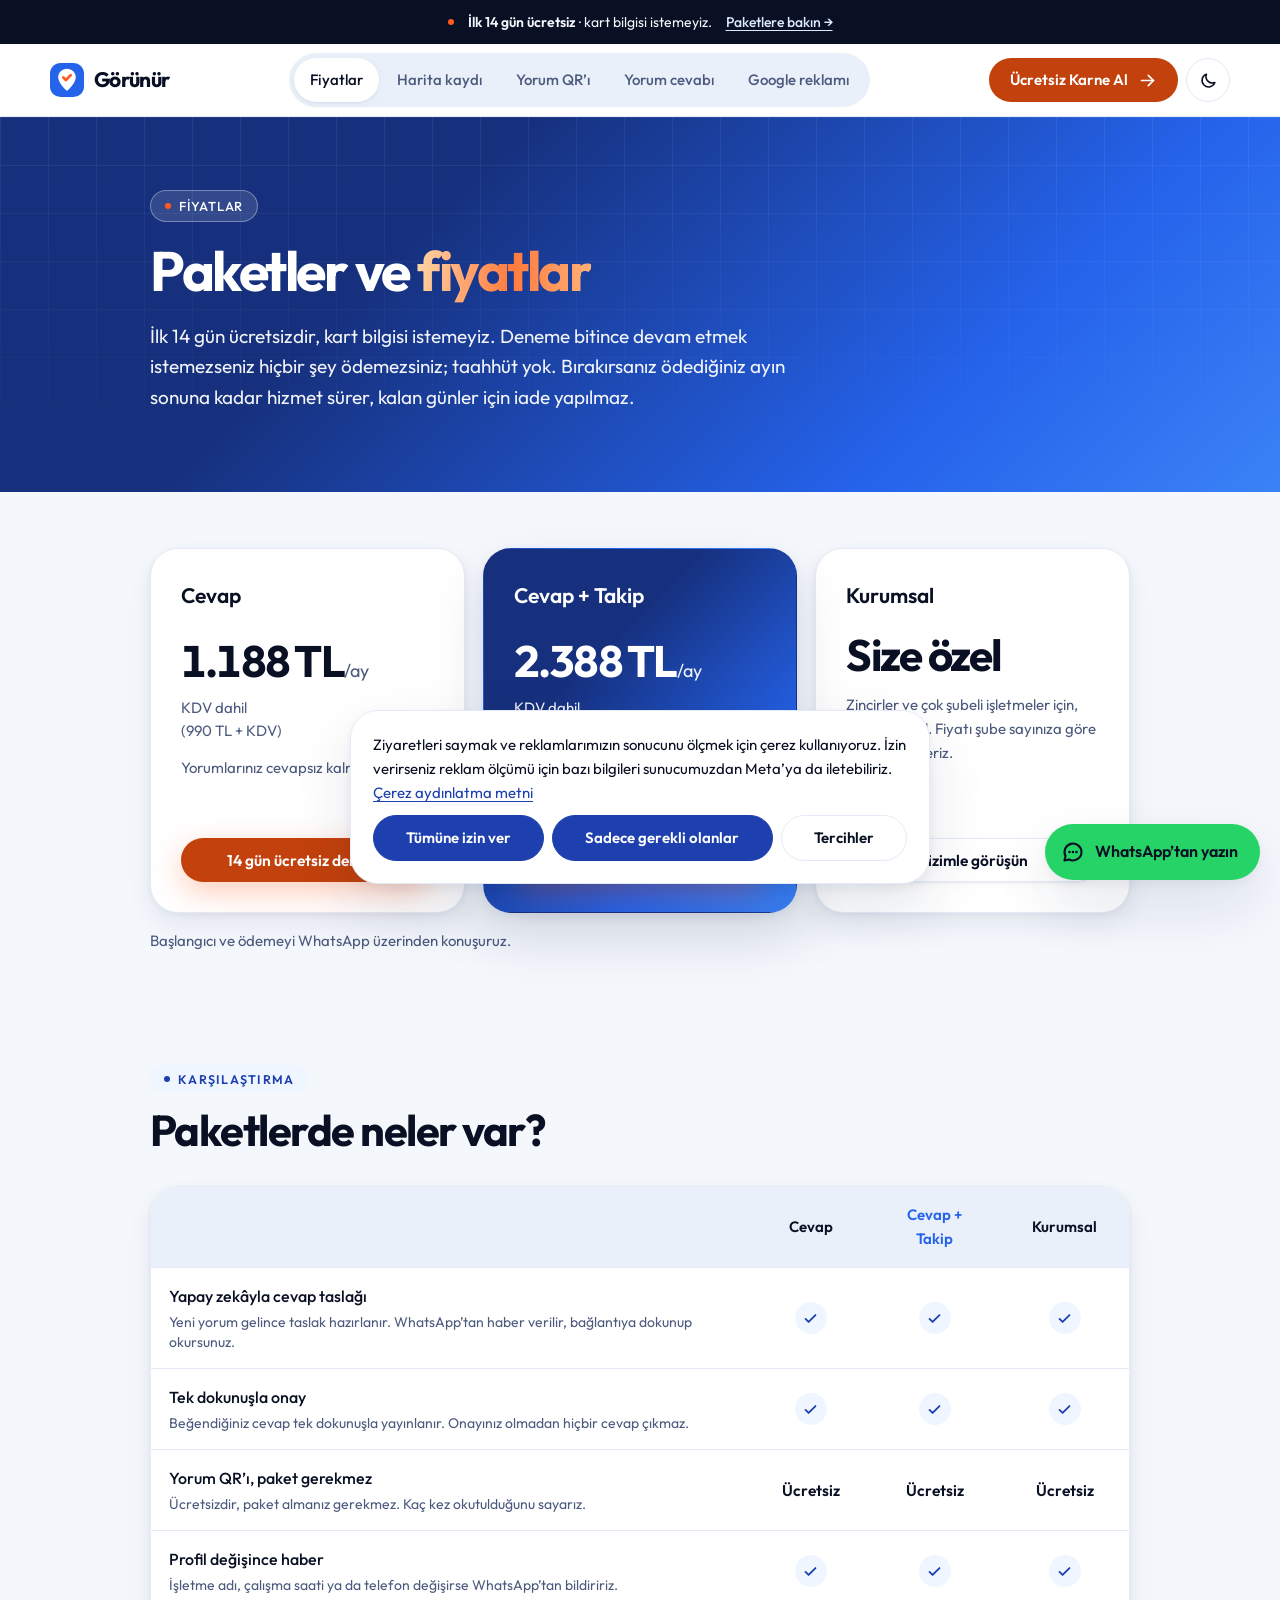
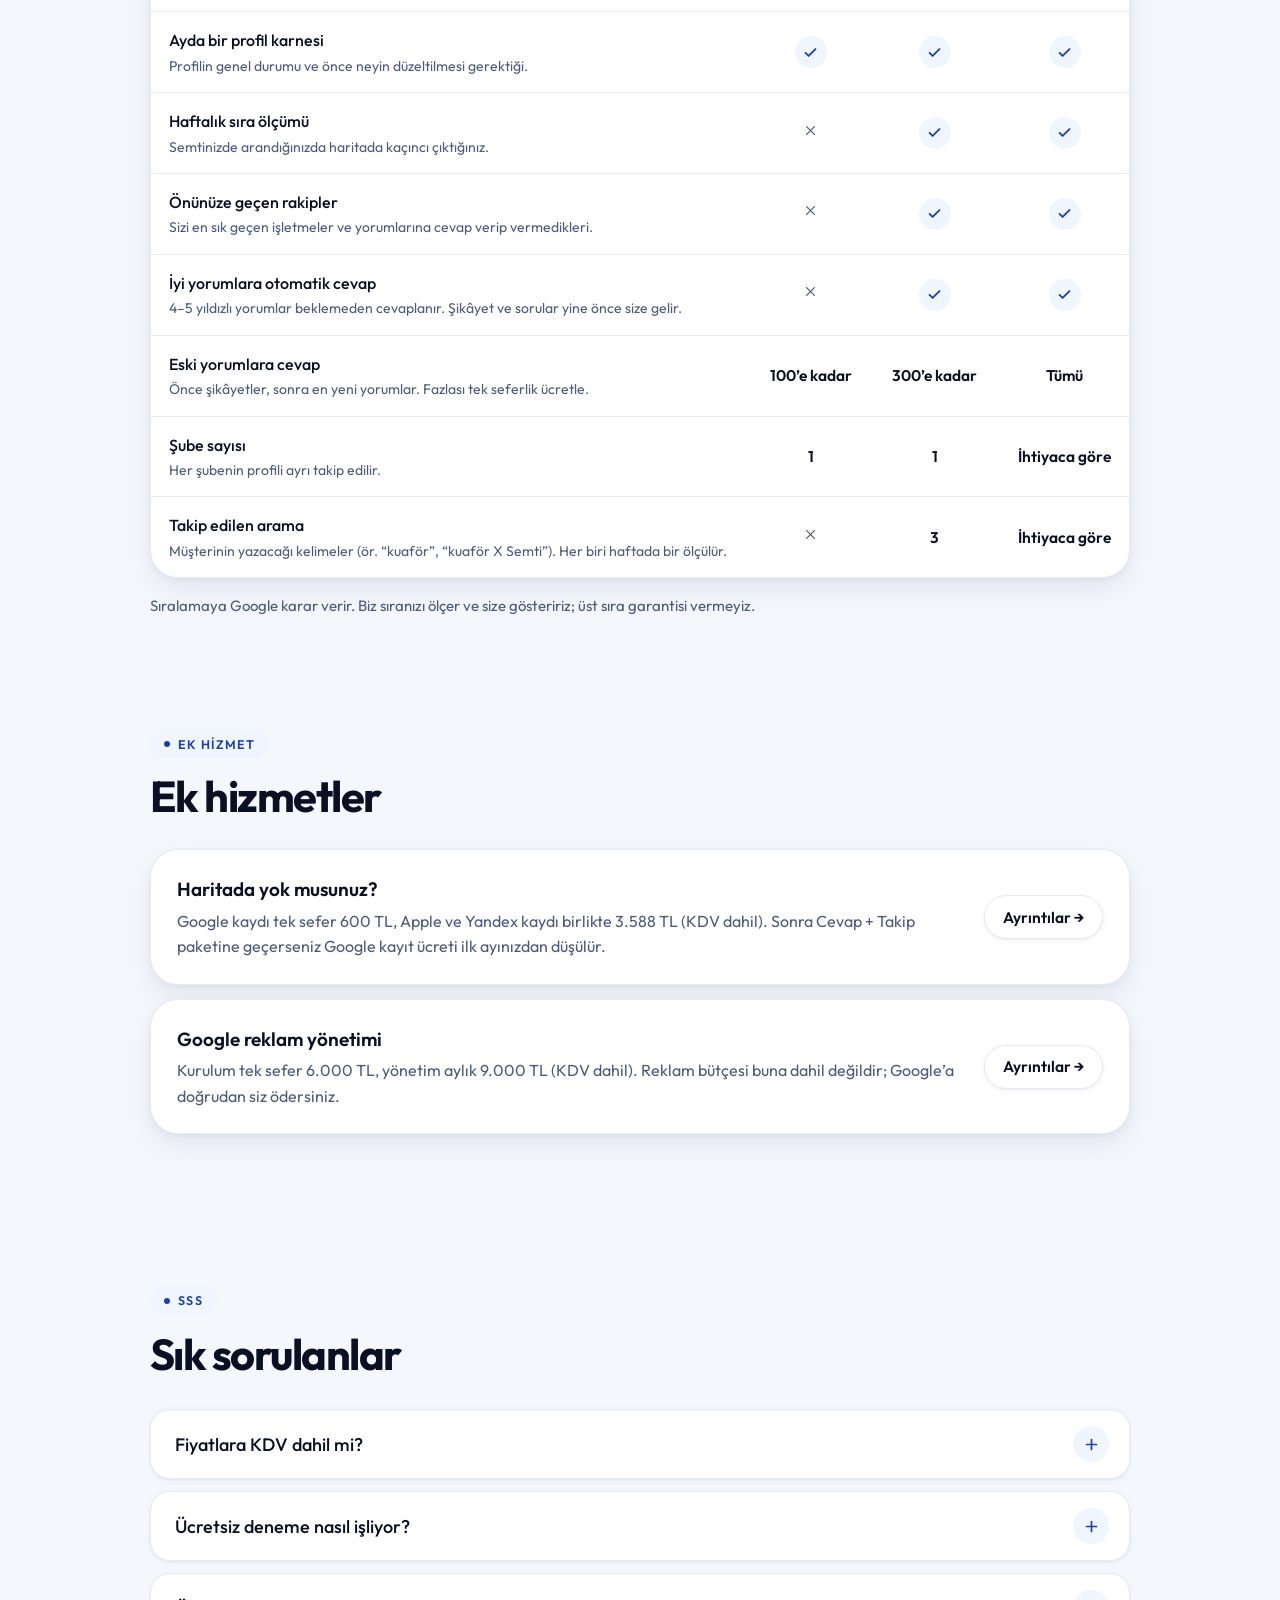
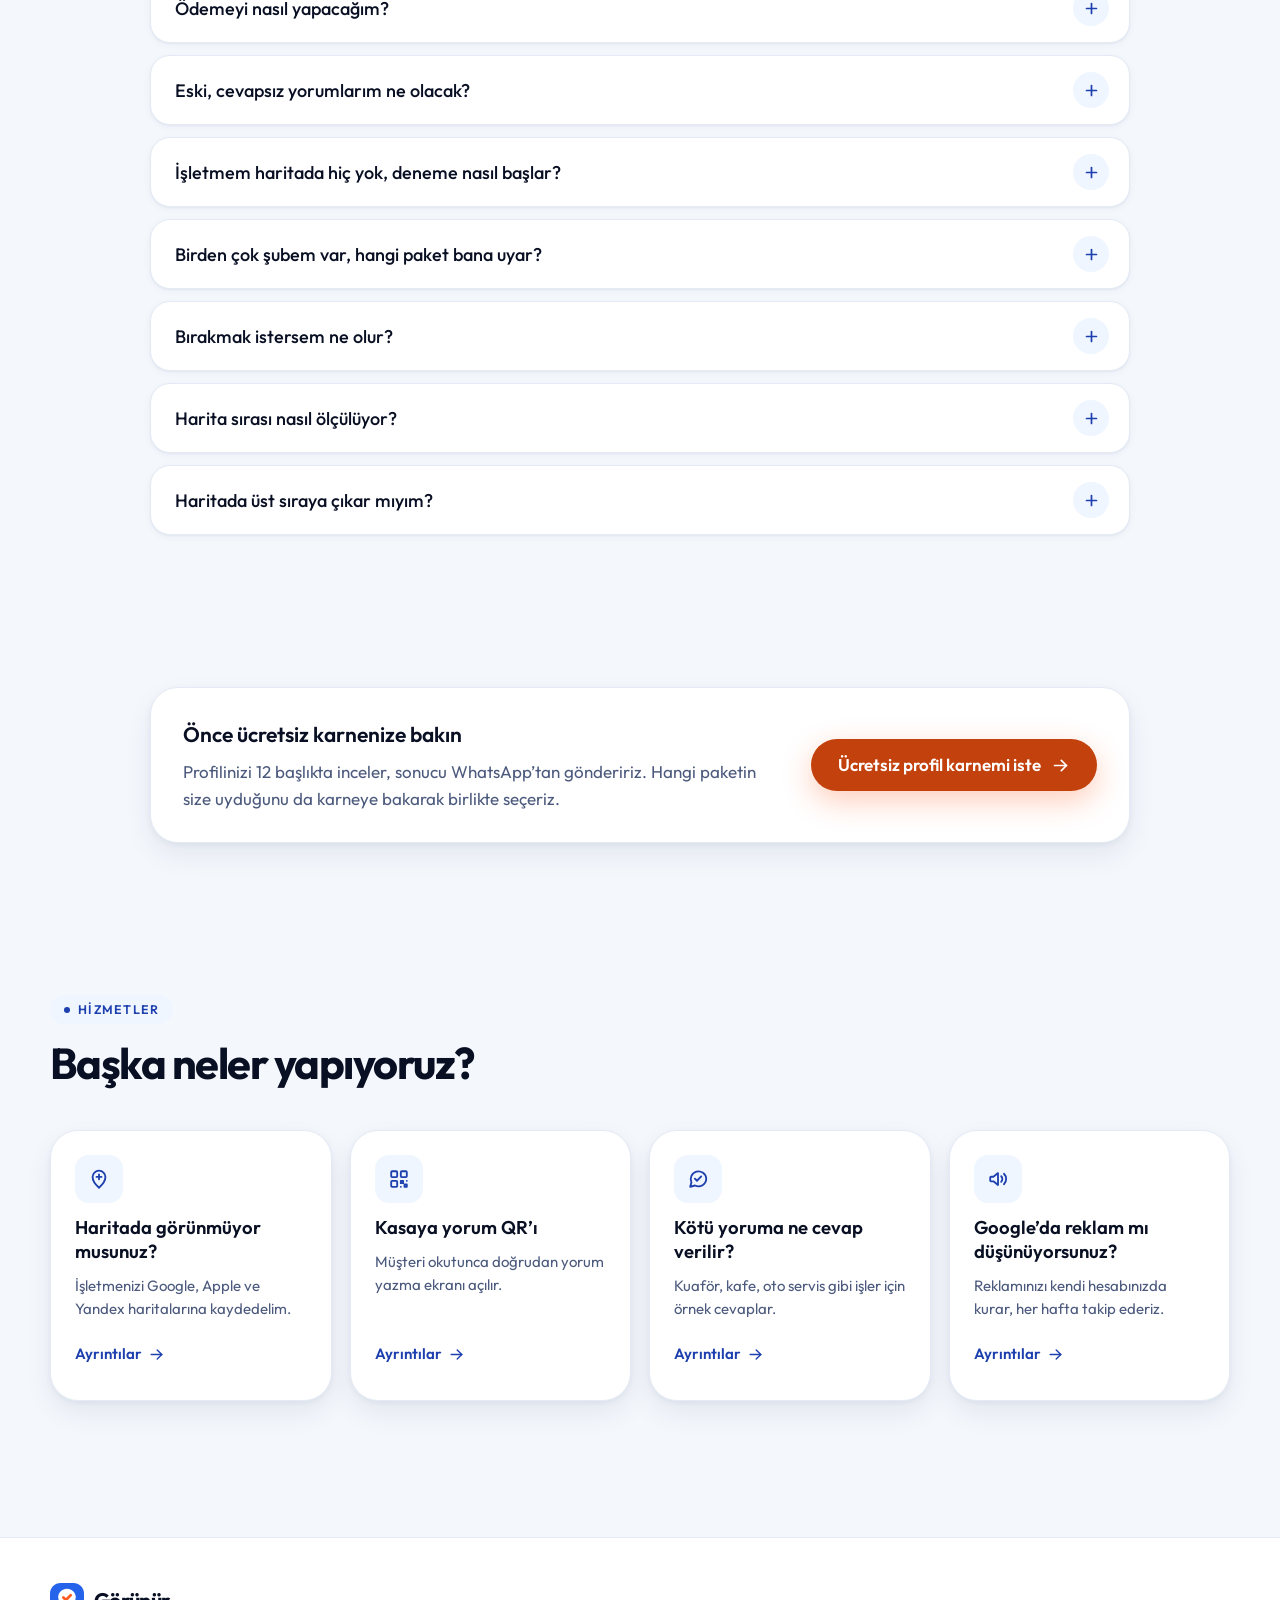
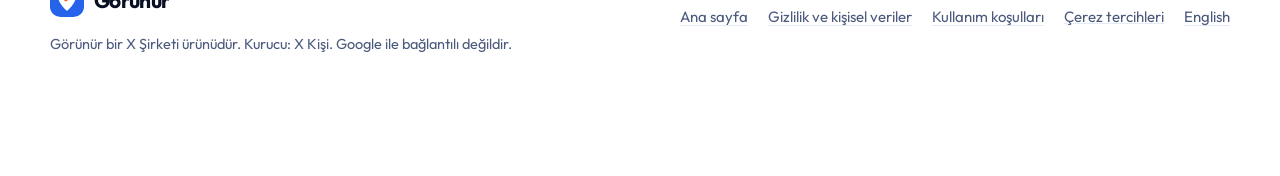
<file: fiyatlar.html>
<!doctype html>
<html lang="tr">
<head>
<meta charset="utf-8">
<meta name="viewport" content="width=device-width, initial-scale=1, viewport-fit=cover">
<title>Paketler ve fiyatlar — Görünür</title>
<meta name="description" content="Görünür paketleri: Cevap, Cevap + Takip ve Kurumsal. İlk 14 gün ücretsiz, kart bilgisi yok, taahhüt yok.">
<link rel="canonical" href="https://gorunur.com/fiyatlar">
<link rel="alternate" hreflang="tr" href="https://gorunur.com/">
<link rel="alternate" hreflang="en" href="https://gorunur.com/en">
<meta property="og:type" content="website">
<meta property="og:site_name" content="Görünür">
<meta property="og:title" content="Paketler ve fiyatlar — Görünür">
<meta property="og:description" content="Görünür paketleri: Cevap, Cevap + Takip ve Kurumsal. İlk 14 gün ücretsiz, kart bilgisi yok, taahhüt yok.">
<meta property="og:url" content="https://gorunur.com/fiyatlar">
<meta property="og:image" content="https://gorunur.com/og-image.png">
<meta property="og:locale" content="tr_TR">
<meta property="og:locale:alternate" content="en_US">
<meta name="twitter:card" content="summary_large_image">
<meta name="theme-color" content="#16307d">
<!-- Doğrulama kodları (Search Console, Bing, Facebook) buraya eklenecek. -->
<!-- Analytics (G-XXXXXXX) ve Meta Pixel yalnızca çerez izniyle yüklenecek; bu sürümde hiç yüklenmez. -->
<script>try{var t=localStorage.getItem('gr-tema');if(t==='dark'||t==='light')document.documentElement.setAttribute('data-theme',t)}catch(e){}</script>
<link rel="icon" href="favicon.svg" type="image/svg+xml">
<link rel="preconnect" href="https://fonts.googleapis.com">
<link rel="preconnect" href="https://fonts.gstatic.com" crossorigin>
<link rel="stylesheet" href="https://fonts.googleapis.com/css2?family=Outfit:wght@400;500;600;700&amp;display=swap">
<link rel="stylesheet" href="style.css">
</head>
<body>
<svg width="0" height="0" style="position:absolute" aria-hidden="true" focusable="false"><defs>
<symbol id="i-chat" viewBox="0 0 24 24"><path d="M21 11.5a8.5 8.5 0 0 1-12.3 7.6L3.5 20.5l1.3-4.8A8.5 8.5 0 1 1 21 11.5z"/><path d="M8.6 11.6l2.3 2.3 4.6-4.7"/></symbol>
<symbol id="i-msg" viewBox="0 0 24 24"><path d="M20.5 12a8.5 8.5 0 0 1-12.4 7.5L3.5 20.5l1-4.4A8.5 8.5 0 1 1 20.5 12z"/><path d="M8.5 12h.01M12 12h.01M15.5 12h.01" stroke-width="2.6"/></symbol>
<symbol id="i-chart" viewBox="0 0 24 24"><path d="M3.5 20.5h17"/><path d="M7 17v-5"/><path d="M12 17V7"/><path d="M17 17v-8"/></symbol>
<symbol id="i-pin" viewBox="0 0 24 24"><path d="M12 21.5s-7-6.1-7-11.6a7 7 0 0 1 14 0c0 5.5-7 11.6-7 11.6z"/><path d="M12 7v5.4"/><path d="M9.3 9.7h5.4"/></symbol>
<symbol id="i-lock" viewBox="0 0 24 24"><rect x="4.5" y="10.5" width="15" height="10.5" rx="2.5"/><path d="M8 10.5V7.5a4 4 0 0 1 8 0v3"/><path d="M12 14.5v2.5"/></symbol>
<symbol id="i-eye" viewBox="0 0 24 24"><path d="M2 12s3.6-7 10-7 10 7 10 7-3.6 7-10 7S2 12 2 12z"/><circle cx="12" cy="12" r="3"/></symbol>
<symbol id="i-undo" viewBox="0 0 24 24"><path d="M9 14 4 9l5-5"/><path d="M4 9h10.5a5.5 5.5 0 0 1 0 11H11"/></symbol>
<symbol id="i-qr" viewBox="0 0 24 24"><rect x="3.5" y="3.5" width="6.5" height="6.5" rx="1"/><rect x="14" y="3.5" width="6.5" height="6.5" rx="1"/><rect x="3.5" y="14" width="6.5" height="6.5" rx="1"/><path d="M14 14h2.5v2.5H14z"/><path d="M20.5 14v.01"/><path d="M14 20.5h.01"/><path d="M18 18h2.5v2.5H18z"/></symbol>
<symbol id="i-mega" viewBox="0 0 24 24"><path d="M3.5 10.5v3a1 1 0 0 0 1 1H7l5 4v-13l-5 4H4.5a1 1 0 0 0-1 1z"/><path d="M15.5 9a4.2 4.2 0 0 1 0 6"/><path d="M18.5 6.3a8 8 0 0 1 0 11.4"/></symbol>
<symbol id="i-arrow" viewBox="0 0 24 24"><path d="M4.5 12h15"/><path d="m13 5.5 6.5 6.5-6.5 6.5"/></symbol>
<symbol id="i-check" viewBox="0 0 24 24"><path d="m5 12.5 4.3 4.3L19 7.2"/></symbol>
<symbol id="i-x" viewBox="0 0 24 24"><path d="m6.5 6.5 11 11"/><path d="m17.5 6.5-11 11"/></symbol>
<symbol id="i-plus" viewBox="0 0 24 24"><path d="M12 5v14"/><path d="M5 12h14"/></symbol>
<symbol id="i-moon" viewBox="0 0 24 24"><path d="M20 14.6A8.2 8.2 0 0 1 9.4 4 8.3 8.3 0 1 0 20 14.6z"/></symbol>
<symbol id="i-sun" viewBox="0 0 24 24"><circle cx="12" cy="12" r="4"/><path d="M12 2.5v2M12 19.5v2M2.5 12h2M19.5 12h2M5.3 5.3l1.4 1.4M17.3 17.3l1.4 1.4M5.3 18.7l1.4-1.4M17.3 6.7l1.4-1.4"/></symbol>
<symbol id="i-menu" viewBox="0 0 24 24"><path d="M4 7h16M4 12h16M4 17h16"/></symbol>
<symbol id="i-close" viewBox="0 0 24 24"><path d="m6 6 12 12M18 6 6 18"/></symbol>
<symbol id="i-pause" viewBox="0 0 24 24"><path d="M9 5.5v13M15 5.5v13" stroke-width="2.6"/></symbol>
<symbol id="i-play" viewBox="0 0 24 24"><path d="M8 5.5v13l10.5-6.5z" style="fill:currentColor"/></symbol>
<symbol id="i-warn" viewBox="0 0 24 24"><path d="M12 3.5 21.5 20h-19z"/><path d="M12 10v4.5"/><path d="M12 17.3v.2"/></symbol>
<symbol id="i-phone" viewBox="0 0 24 24"><rect x="6.5" y="2.5" width="11" height="19" rx="2.5"/><path d="M11 18.5h2"/></symbol>
<symbol id="i-nav" viewBox="0 0 24 24"><path d="M3.5 11 20.5 3.5 13 20.5l-1.9-7.6z"/></symbol>
<symbol id="i-search" viewBox="0 0 24 24"><circle cx="10.5" cy="10.5" r="6.5"/><path d="m20 20-4.5-4.5"/></symbol>
<symbol id="i-wallet" viewBox="0 0 24 24"><path d="M3.5 7.5h15a2.5 2.5 0 0 1 2.5 2.5v8a2.5 2.5 0 0 1-2.5 2.5h-13a2 2 0 0 1-2-2z"/><path d="M3.5 7.5 15 3.5v4"/><path d="M16.5 14h.5"/></symbol>
<symbol id="i-doc" viewBox="0 0 24 24"><path d="M6 3h9l4 4v14H6z"/><path d="M14.5 3v4.5H19"/><path d="M9 12h7"/><path d="M9 16h5"/></symbol>
</defs></svg>
<a class="skip" href="#main">İçeriğe geç</a>
<div class="announce"><div class="wrap"><span class="dot" aria-hidden="true"></span><span><b>İlk 14 gün ücretsiz</b><span class="ann-more"> · kart bilgisi istemeyiz.</span></span><a href="fiyatlar.html">Paketlere bakın →</a></div></div>
<header class="site-header">
  <div class="wrap">
    <a class="brand" href="index.html" aria-label="Görünür ana sayfa"><svg class="brand-mark" viewBox="0 0 32 32" aria-hidden="true"><rect class="m-bg" width="32" height="32" rx="10"/><path class="m-fg" d="M16 5.5c-4.6 0-8.3 3.5-8.3 8 0 5.8 8.3 12.9 8.3 12.9s8.3-7.1 8.3-12.9c0-4.5-3.7-8-8.3-8z"/><path class="m-ck" d="m12.6 13.6 2.4 2.4 4.5-4.6"/></svg><span>Görünür</span></a>
    <nav class="nav-capsule" aria-label="Ana menü">
      <a class="nav-link" href="fiyatlar.html" aria-current="page">Fiyatlar</a>
      <a class="nav-link" href="harita-kaydi.html">Harita kaydı</a>
      <a class="nav-link" href="yorum-karti.html">Yorum QR’ı</a>
      <a class="nav-link" href="yorum-cevabi.html">Yorum cevabı</a>
      <a class="nav-link" href="harita-reklami.html">Google reklamı</a>
    </nav>
    <div class="header-actions">
      <a class="btn btn--primary nav-cta" href="karne.html">Ücretsiz Karne Al <svg class="icon" aria-hidden="true"><use href="#i-arrow"/></svg></a>
      <button class="icon-btn theme-btn" type="button" aria-label="Temayı değiştir"><svg class="icon ic-moon" aria-hidden="true"><use href="#i-moon"/></svg><svg class="icon ic-sun" aria-hidden="true"><use href="#i-sun"/></svg></button>
      <button class="icon-btn menu-btn" type="button" aria-expanded="false" aria-controls="mobile-menu" aria-label="Menüyü aç" data-open-label="Menüyü aç" data-close-label="Menüyü kapat"><svg class="icon ic-menu" aria-hidden="true"><use href="#i-menu"/></svg><svg class="icon ic-close" aria-hidden="true"><use href="#i-close"/></svg></button>
    </div>
  </div>
  <div class="mobile-menu" id="mobile-menu" hidden>
    <nav class="wrap" aria-label="Mobil menü">
      <a class="m-link" href="index.html">Ana sayfa <svg class="icon" aria-hidden="true"><use href="#i-arrow"/></svg></a>
      <a class="m-link" href="fiyatlar.html" aria-current="page">Fiyatlar <svg class="icon" aria-hidden="true"><use href="#i-arrow"/></svg></a>
      <a class="m-link" href="harita-kaydi.html">Harita kaydı <svg class="icon" aria-hidden="true"><use href="#i-arrow"/></svg></a>
      <a class="m-link" href="yorum-karti.html">Yorum QR’ı <svg class="icon" aria-hidden="true"><use href="#i-arrow"/></svg></a>
      <a class="m-link" href="yorum-cevabi.html">Yorum cevabı <svg class="icon" aria-hidden="true"><use href="#i-arrow"/></svg></a>
      <a class="m-link" href="harita-reklami.html">Google reklamı <svg class="icon" aria-hidden="true"><use href="#i-arrow"/></svg></a>
      <a class="m-link" href="karne.html">Ücretsiz profil karnesi <svg class="icon" aria-hidden="true"><use href="#i-arrow"/></svg></a>
      <div class="m-row">
        <a class="btn btn--primary btn--sm" href="karne.html">Ücretsiz Karne Al <svg class="icon" aria-hidden="true"><use href="#i-arrow"/></svg></a>
        <button class="m-theme theme-btn" type="button"><svg class="icon ic-moon" aria-hidden="true"><use href="#i-moon"/></svg><svg class="icon ic-sun" aria-hidden="true"><use href="#i-sun"/></svg><span>Tema</span></button>
      </div>
    </nav>
  </div>
</header>
<main id="main">

<section class="page-hero">
  <div class="wrap wrap--page">
    <span class="tag">Fiyatlar</span>
    <h1 class="h1 h1--sub">Paketler ve <span class="grad">fiyatlar</span></h1>
    <p class="lead">İlk 14 gün ücretsizdir, kart bilgisi istemeyiz. Deneme bitince devam etmek istemezseniz hiçbir şey ödemezsiniz; taahhüt yok. Bırakırsanız ödediğiniz ayın sonuna kadar hizmet sürer, kalan günler için iade yapılmaz.</p>
    
    
  </div>
</section>
<section class="block">
  <div class="wrap wrap--page">
    <div class="plans plans--detail">
  <article class="plan">
    <h3 class="plan-name">Cevap</h3>
    <p class="plan-price">1.188 TL<small>/ay</small></p>
    <p class="plan-vat">KDV dahil<br>(990 TL + KDV)</p>
    <p class="plan-desc">Yorumlarınız cevapsız kalmasın.</p>
    <div class="plan-cta-gap"></div>
    <a class="btn btn--primary btn--sm btn--block" href="https://wa.me/905xxxxxxxxx" data-wa="cevap">14 gün ücretsiz deneyin</a>
  </article>
  <article class="plan plan--featured">
    <h3 class="plan-name">Cevap + Takip</h3>
    <p class="plan-price">2.388 TL<small>/ay</small></p>
    <p class="plan-vat">KDV dahil<br>(1.990 TL + KDV)</p>
    <p class="plan-desc">Cevaplar, üstüne haritada nerede çıktığınızın haftalık takibi.</p>
    <div class="plan-cta-gap"></div>
    <a class="btn btn--primary btn--sm btn--block" href="https://wa.me/905xxxxxxxxx" data-wa="takip">14 gün ücretsiz deneyin</a>
  </article>
  <article class="plan plan--corp">
    <div class="plan-head">
      <h3 class="plan-name">Kurumsal</h3>
      <p class="plan-price">Size özel</p>
    </div>
    <p class="plan-desc">Zincirler ve çok şubeli işletmeler için, her şey dahil. Fiyatı şube sayınıza göre birlikte belirleriz.</p>
    <div class="plan-cta-gap"></div>
    <a class="btn btn--outline btn--sm" href="https://wa.me/905xxxxxxxxx" data-wa="kurumsal">Bizimle görüşün</a>
  </article>
</div>
    <p class="after-plans">Başlangıcı ve ödemeyi WhatsApp üzerinden konuşuruz.</p>
  </div>
</section>
<section class="block">
  <div class="wrap wrap--page">
    <div class="block-head"><span class="eyebrow">Karşılaştırma</span><h2 class="h2">Paketlerde neler var?</h2></div>
    <div class="table-wrap"><div class="table-scroll"><table class="cmp cmp--detail">
<thead><tr><th scope="col"><span class="sr-only">Özellik</span></th><th scope="col">Cevap</th><th scope="col" class="is-featured">Cevap + Takip</th><th scope="col">Kurumsal</th></tr></thead>
<tbody>
<tr><th scope="row">Yapay zekâyla cevap taslağı<small>Yeni yorum gelince taslak hazırlanır. WhatsApp’tan haber verilir, bağlantıya dokunup okursunuz.</small></th><td><span class="yes" role="img" aria-label="Var"><svg class="icon" aria-hidden="true"><use href="#i-check"/></svg></span></td><td><span class="yes" role="img" aria-label="Var"><svg class="icon" aria-hidden="true"><use href="#i-check"/></svg></span></td><td><span class="yes" role="img" aria-label="Var"><svg class="icon" aria-hidden="true"><use href="#i-check"/></svg></span></td></tr>
<tr><th scope="row">Tek dokunuşla onay<small>Beğendiğiniz cevap tek dokunuşla yayınlanır. Onayınız olmadan hiçbir cevap çıkmaz.</small></th><td><span class="yes" role="img" aria-label="Var"><svg class="icon" aria-hidden="true"><use href="#i-check"/></svg></span></td><td><span class="yes" role="img" aria-label="Var"><svg class="icon" aria-hidden="true"><use href="#i-check"/></svg></span></td><td><span class="yes" role="img" aria-label="Var"><svg class="icon" aria-hidden="true"><use href="#i-check"/></svg></span></td></tr>
<tr><th scope="row">Yorum QR’ı, paket gerekmez<small>Ücretsizdir, paket almanız gerekmez. Kaç kez okutulduğunu sayarız.</small></th><td>Ücretsiz</td><td>Ücretsiz</td><td>Ücretsiz</td></tr>
<tr><th scope="row">Profil değişince haber<small>İşletme adı, çalışma saati ya da telefon değişirse WhatsApp’tan bildiririz.</small></th><td><span class="yes" role="img" aria-label="Var"><svg class="icon" aria-hidden="true"><use href="#i-check"/></svg></span></td><td><span class="yes" role="img" aria-label="Var"><svg class="icon" aria-hidden="true"><use href="#i-check"/></svg></span></td><td><span class="yes" role="img" aria-label="Var"><svg class="icon" aria-hidden="true"><use href="#i-check"/></svg></span></td></tr>
<tr><th scope="row">Ayda bir profil karnesi<small>Profilin genel durumu ve önce neyin düzeltilmesi gerektiği.</small></th><td><span class="yes" role="img" aria-label="Var"><svg class="icon" aria-hidden="true"><use href="#i-check"/></svg></span></td><td><span class="yes" role="img" aria-label="Var"><svg class="icon" aria-hidden="true"><use href="#i-check"/></svg></span></td><td><span class="yes" role="img" aria-label="Var"><svg class="icon" aria-hidden="true"><use href="#i-check"/></svg></span></td></tr>
<tr><th scope="row">Haftalık sıra ölçümü<small>Semtinizde arandığınızda haritada kaçıncı çıktığınız.</small></th><td><span class="no" role="img" aria-label="Yok"><svg class="icon" aria-hidden="true"><use href="#i-x"/></svg></span></td><td><span class="yes" role="img" aria-label="Var"><svg class="icon" aria-hidden="true"><use href="#i-check"/></svg></span></td><td><span class="yes" role="img" aria-label="Var"><svg class="icon" aria-hidden="true"><use href="#i-check"/></svg></span></td></tr>
<tr><th scope="row">Önünüze geçen rakipler<small>Sizi en sık geçen işletmeler ve yorumlarına cevap verip vermedikleri.</small></th><td><span class="no" role="img" aria-label="Yok"><svg class="icon" aria-hidden="true"><use href="#i-x"/></svg></span></td><td><span class="yes" role="img" aria-label="Var"><svg class="icon" aria-hidden="true"><use href="#i-check"/></svg></span></td><td><span class="yes" role="img" aria-label="Var"><svg class="icon" aria-hidden="true"><use href="#i-check"/></svg></span></td></tr>
<tr><th scope="row">İyi yorumlara otomatik cevap<small>4–5 yıldızlı yorumlar beklemeden cevaplanır. Şikâyet ve sorular yine önce size gelir.</small></th><td><span class="no" role="img" aria-label="Yok"><svg class="icon" aria-hidden="true"><use href="#i-x"/></svg></span></td><td><span class="yes" role="img" aria-label="Var"><svg class="icon" aria-hidden="true"><use href="#i-check"/></svg></span></td><td><span class="yes" role="img" aria-label="Var"><svg class="icon" aria-hidden="true"><use href="#i-check"/></svg></span></td></tr>
<tr><th scope="row">Eski yorumlara cevap<small>Önce şikâyetler, sonra en yeni yorumlar. Fazlası tek seferlik ücretle.</small></th><td>100’e kadar</td><td>300’e kadar</td><td>Tümü</td></tr>
<tr><th scope="row">Şube sayısı<small>Her şubenin profili ayrı takip edilir.</small></th><td>1</td><td>1</td><td>İhtiyaca göre</td></tr>
<tr><th scope="row">Takip edilen arama<small>Müşterinin yazacağı kelimeler (ör. “kuaför”, “kuaför X Semti”). Her biri haftada bir ölçülür.</small></th><td><span class="no" role="img" aria-label="Yok"><svg class="icon" aria-hidden="true"><use href="#i-x"/></svg></span></td><td>3</td><td>İhtiyaca göre</td></tr>
</tbody></table></div></div><p class="table-note">Sıralamaya Google karar verir. Biz sıranızı ölçer ve size gösteririz; üst sıra garantisi vermeyiz.</p>
  </div>
</section>
<section class="block">
  <div class="wrap wrap--page">
    <div class="block-head"><span class="eyebrow">Ek hizmet</span><h2 class="h2">Ek hizmetler</h2></div>
    <div class="extra-rows">
  <div class="extra"><div><b>Haritada yok musunuz?</b><p>Google kaydı tek sefer 600 TL, Apple ve Yandex kaydı birlikte 3.588 TL (KDV dahil). Sonra Cevap + Takip paketine geçerseniz Google kayıt ücreti ilk ayınızdan düşülür.</p></div><a class="btn btn--outline btn--sm" href="harita-kaydi.html">Ayrıntılar →</a></div>
  <div class="extra"><div><b>Google reklam yönetimi</b><p>Kurulum tek sefer 6.000 TL, yönetim aylık 9.000 TL (KDV dahil). Reklam bütçesi buna dahil değildir; Google’a doğrudan siz ödersiniz.</p></div><a class="btn btn--outline btn--sm" href="harita-reklami.html">Ayrıntılar →</a></div>
</div>
  </div>
</section>
<section class="section faq faq--single">
  <div class="wrap wrap--page">
    <div class="faq-side"><span class="eyebrow">SSS</span><h2 class="h2">Sık sorulanlar</h2></div>
    <div class="faq-list">
<details class="qa"><summary>Fiyatlara KDV dahil mi?<span class="qa-badge"><svg class="icon" aria-hidden="true"><use href="#i-plus"/></svg></span></summary><div class="qa-a"><p>Evet. Sayfadaki büyük rakamlar KDV dahil tutarlardır; parantez içinde KDV hariç tutarı da gösteriyoruz.</p></div></details>
<details class="qa"><summary>Ücretsiz deneme nasıl işliyor?<span class="qa-badge"><svg class="icon" aria-hidden="true"><use href="#i-plus"/></svg></span></summary><div class="qa-a"><p>İlk 14 gün hiçbir ücret ödemezsiniz ve kart bilgisi vermezsiniz. Deneme bitmeden size yazar, devam edip etmeyeceğinizi sorarız. Devam etmezseniz hiçbir şey ödemezsiniz.</p></div></details>
<details class="qa"><summary>Ödemeyi nasıl yapacağım?<span class="qa-badge"><svg class="icon" aria-hidden="true"><use href="#i-plus"/></svg></span></summary><div class="qa-a"><p>Şimdilik ödemeyi WhatsApp üzerinden konuşup birlikte ayarlıyoruz. Her ödeme için fatura keseriz.</p></div></details>
<details class="qa"><summary>Eski, cevapsız yorumlarım ne olacak?<span class="qa-badge"><svg class="icon" aria-hidden="true"><use href="#i-plus"/></svg></span></summary><div class="qa-a"><p>Paketinize dahil olan sayıya kadar eski yorumlara da cevap taslağı hazırlarız: Cevap paketinde 100, Cevap + Takip’te 300. Daha fazlası için tek seferlik ücret alırız (yorum başına [3,60 TL] / [1,20 TL], KDV dahil).</p></div></details>
<details class="qa"><summary>İşletmem haritada hiç yok, deneme nasıl başlar?<span class="qa-badge"><svg class="icon" aria-hidden="true"><use href="#i-plus"/></svg></span></summary><div class="qa-a"><p>Önce kaydınızı açarız. 14 günlük deneme, profiliniz harita tarafından doğrulandığı gün başlar; doğrulamayı beklerken geçen günler denemeden düşmez.</p></div></details>
<details class="qa"><summary>Birden çok şubem var, hangi paket bana uyar?<span class="qa-badge"><svg class="icon" aria-hidden="true"><use href="#i-plus"/></svg></span></summary><div class="qa-a"><p>Cevap ve Cevap + Takip paketleri tek şube içindir. Birden fazla şubeniz varsa Kurumsal paketi konuşalım; her şubenin profili ayrı takip edilir.</p></div></details>
<details class="qa"><summary>Bırakmak istersem ne olur?<span class="qa-badge"><svg class="icon" aria-hidden="true"><use href="#i-plus"/></svg></span></summary><div class="qa-a"><p>WhatsApp’tan haber vermeniz yeterli. Ödediğiniz ayın sonuna kadar hizmet sürer. Profilinizdeki yönetici erişimimizi en geç 7 iş günü içinde kaldırırız.</p></div></details>
<details class="qa"><summary>Harita sırası nasıl ölçülüyor?<span class="qa-badge"><svg class="icon" aria-hidden="true"><use href="#i-plus"/></svg></span></summary><div class="qa-a"><p>İşletmenizin çevresindeki farklı noktalardan, seçtiğiniz aramaları haftada bir yaparak kaçıncı çıktığınıza bakarız. Sonucu harita üstünde gösteririz.</p></div></details>
<details class="qa"><summary>Haritada üst sıraya çıkar mıyım?<span class="qa-badge"><svg class="icon" aria-hidden="true"><use href="#i-plus"/></svg></span></summary><div class="qa-a"><p>Bunun garantisini kimse veremez; sıralamaya Google karar verir. Biz sıranızı ölçer, neyin işe yaradığını gösteririz.</p></div></details>
    </div>
  </div>
</section>
<section class="block">
  <div class="wrap wrap--page">
    <div class="inline-card"><div><b>Önce ücretsiz karnenize bakın</b><p>Profilinizi 12 başlıkta inceler, sonucu WhatsApp’tan göndeririz. Hangi paketin size uyduğunu da karneye bakarak birlikte seçeriz.</p></div><a class="btn btn--primary" href="karne.html">Ücretsiz profil karnemi iste <svg class="icon" aria-hidden="true"><use href="#i-arrow"/></svg></a></div>
  </div>
</section>
<section class="section others">
  <div class="wrap">
    <div class="section-head"><span class="eyebrow">Hizmetler</span><h2 class="h2">Başka neler yapıyoruz?</h2></div>
    <div class="others-grid">
<a class="other" href="harita-kaydi.html"><span class="other-ic"><svg class="icon" aria-hidden="true"><use href="#i-pin"/></svg></span><span class="other-t">Haritada görünmüyor musunuz?</span><span class="other-d">İşletmenizi Google, Apple ve Yandex haritalarına kaydedelim.</span><span class="other-more">Ayrıntılar <svg class="icon" aria-hidden="true"><use href="#i-arrow"/></svg></span><span class="other-arrow"><svg class="icon" aria-hidden="true"><use href="#i-arrow"/></svg></span></a>
<a class="other" href="yorum-karti.html"><span class="other-ic"><svg class="icon" aria-hidden="true"><use href="#i-qr"/></svg></span><span class="other-t">Kasaya yorum QR’ı</span><span class="other-d">Müşteri okutunca doğrudan yorum yazma ekranı açılır.</span><span class="other-more">Ayrıntılar <svg class="icon" aria-hidden="true"><use href="#i-arrow"/></svg></span><span class="other-arrow"><svg class="icon" aria-hidden="true"><use href="#i-arrow"/></svg></span></a>
<a class="other" href="yorum-cevabi.html"><span class="other-ic"><svg class="icon" aria-hidden="true"><use href="#i-chat"/></svg></span><span class="other-t">Kötü yoruma ne cevap verilir?</span><span class="other-d">Kuaför, kafe, oto servis gibi işler için örnek cevaplar.</span><span class="other-more">Ayrıntılar <svg class="icon" aria-hidden="true"><use href="#i-arrow"/></svg></span><span class="other-arrow"><svg class="icon" aria-hidden="true"><use href="#i-arrow"/></svg></span></a>
<a class="other" href="harita-reklami.html"><span class="other-ic"><svg class="icon" aria-hidden="true"><use href="#i-mega"/></svg></span><span class="other-t">Google’da reklam mı düşünüyorsunuz?</span><span class="other-d">Reklamınızı kendi hesabınızda kurar, her hafta takip ederiz.</span><span class="other-more">Ayrıntılar <svg class="icon" aria-hidden="true"><use href="#i-arrow"/></svg></span><span class="other-arrow"><svg class="icon" aria-hidden="true"><use href="#i-arrow"/></svg></span></a>
    </div>
  </div>
</section>

</main>
<footer class="site-footer">
  <div class="wrap">
    <div class="footer-brand"><a class="brand" href="index.html"><svg class="brand-mark" viewBox="0 0 32 32" aria-hidden="true"><rect class="m-bg" width="32" height="32" rx="10"/><path class="m-fg" d="M16 5.5c-4.6 0-8.3 3.5-8.3 8 0 5.8 8.3 12.9 8.3 12.9s8.3-7.1 8.3-12.9c0-4.5-3.7-8-8.3-8z"/><path class="m-ck" d="m12.6 13.6 2.4 2.4 4.5-4.6"/></svg><span>Görünür</span></a><p class="footer-text">Görünür bir X Şirketi ürünüdür. Kurucu: X Kişi. Google ile bağlantılı değildir.</p></div>
    <nav class="footer-links" aria-label="Alt bilgi">
      <a href="index.html">Ana sayfa</a>
      <a href="gizlilik.html">Gizlilik ve kişisel veriler</a>
      <a href="kosullar.html">Kullanım koşulları</a>
      <button type="button" data-open-cookie>Çerez tercihleri</button>
      <a href="en.html" hreflang="en">English</a>
    </nav>
  </div>
</footer>
<a class="wa-float" href="https://wa.me/905xxxxxxxxx" data-wa="genel"><svg class="icon" aria-hidden="true"><use href="#i-msg"/></svg><span>WhatsApp’tan yazın</span></a>
<div class="cookie" id="cookie" role="dialog" aria-label="Çerez seçimi" hidden>
  <div data-view="main" class="cookie-pref">
    <p>Ziyaretleri saymak ve reklamlarımızın sonucunu ölçmek için çerez kullanıyoruz. İzin verirseniz reklam ölçümü için bazı bilgileri sunucumuzdan Meta’ya da iletebiliriz. <a href="cerezler.html">Çerez aydınlatma metni</a></p>
    <div class="cookie-actions">
      <button type="button" class="btn-solid" data-ck="all">Tümüne izin ver</button>
      <button type="button" class="btn-solid" data-ck="necessary">Sadece gerekli olanlar</button>
      <button type="button" class="btn-ghost" data-ck="prefs">Tercihler</button>
    </div>
  </div>
  <div data-view="prefs" class="cookie-pref" hidden>
    <p><b>Çerez tercihleri</b></p>
    <label class="cookie-opt" for="ck-analytics"><input type="checkbox" id="ck-analytics"><span><b>Ziyaret sayımı (Google Analytics)</b><span>Siteye kaç kişinin geldiğini ve hangi sayfaların okunduğunu görmemizi sağlar.</span></span></label>
    <label class="cookie-opt" for="ck-ads"><input type="checkbox" id="ck-ads"><span><b>Reklam (Meta Pixel)</b><span>Facebook ve Instagram reklamlarımızı ölçmek için Meta’ya çerez kimliği, IP adresi, tarayıcı bilgisi, sayfa adresi ve buton tıklamaları gönderilir.</span></span></label>
    <div class="cookie-actions">
      <button type="button" class="btn-solid" data-ck="save">Seçimi kaydet</button>
      <button type="button" class="btn-solid" data-ck="necessary">Sadece gerekli olanlar</button>
    </div>
  </div>
</div>
<script src="main.js"></script>
</body>
</html>
</file>
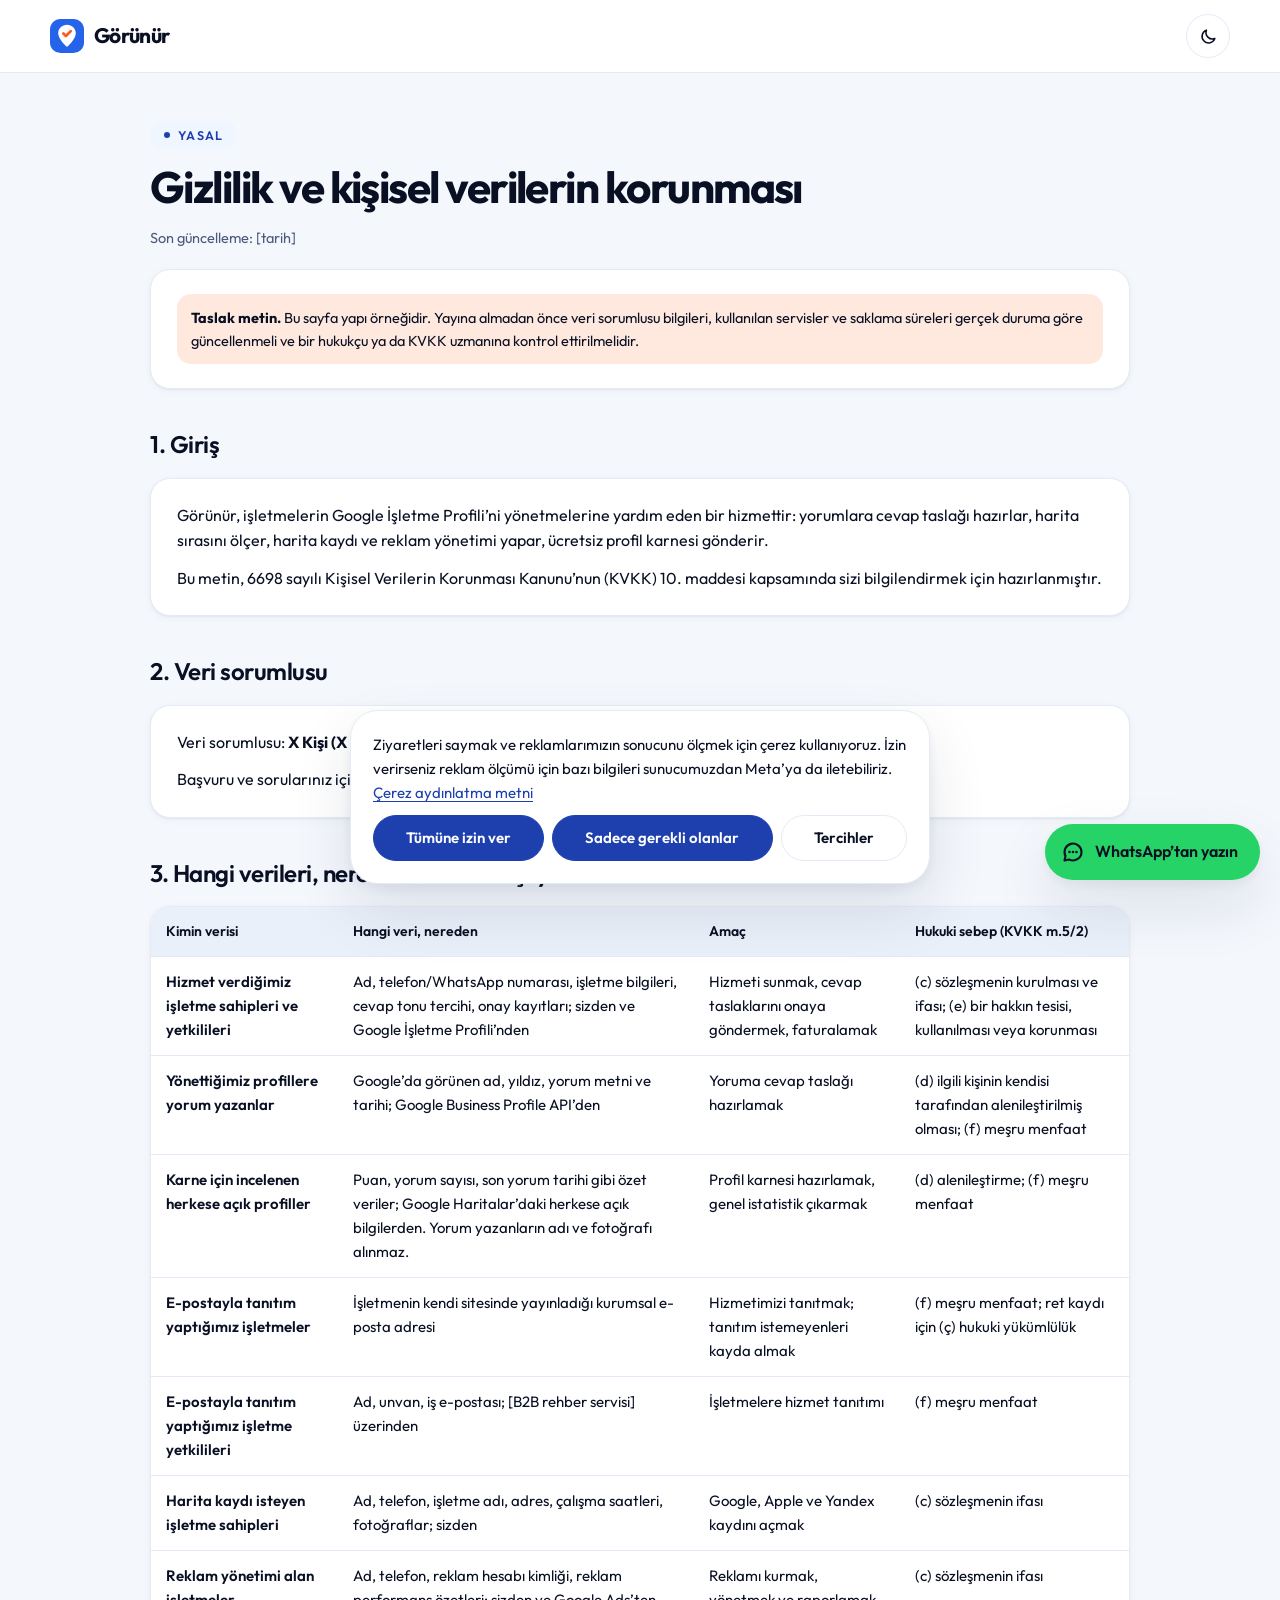
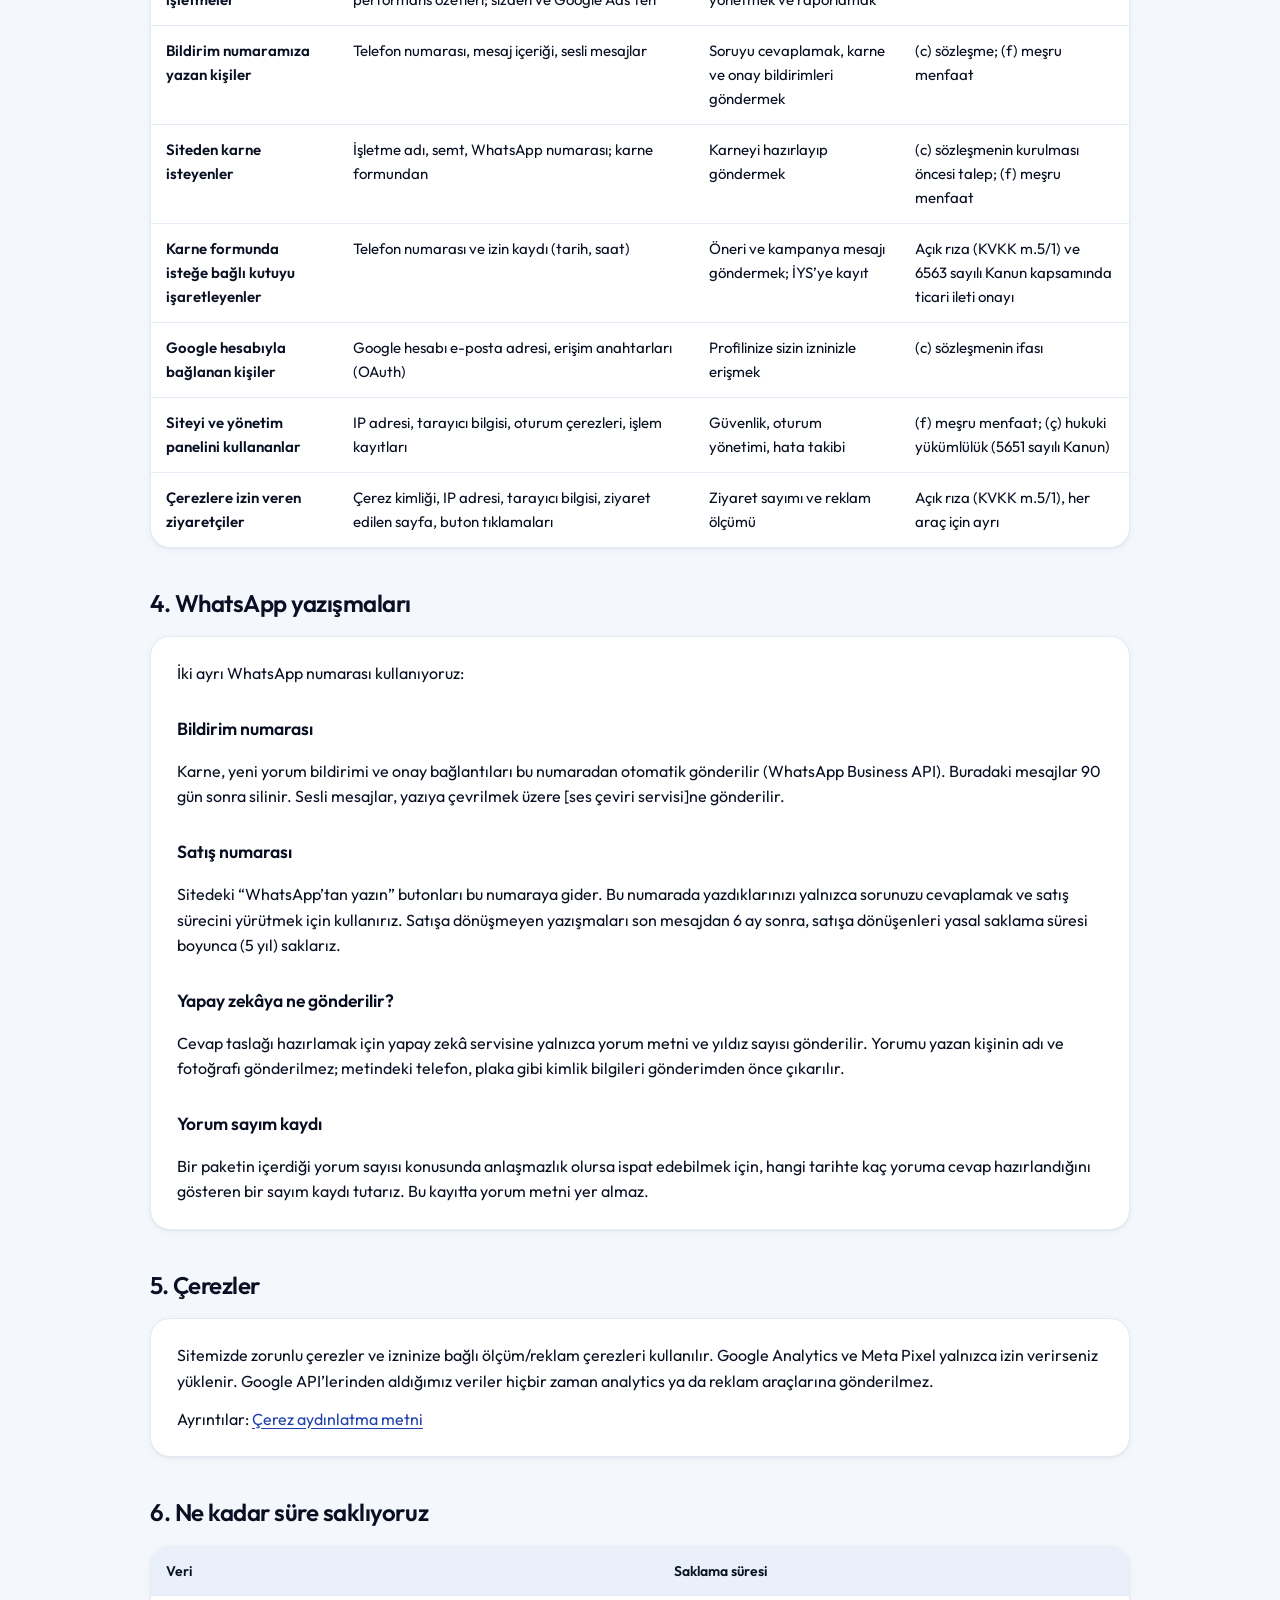
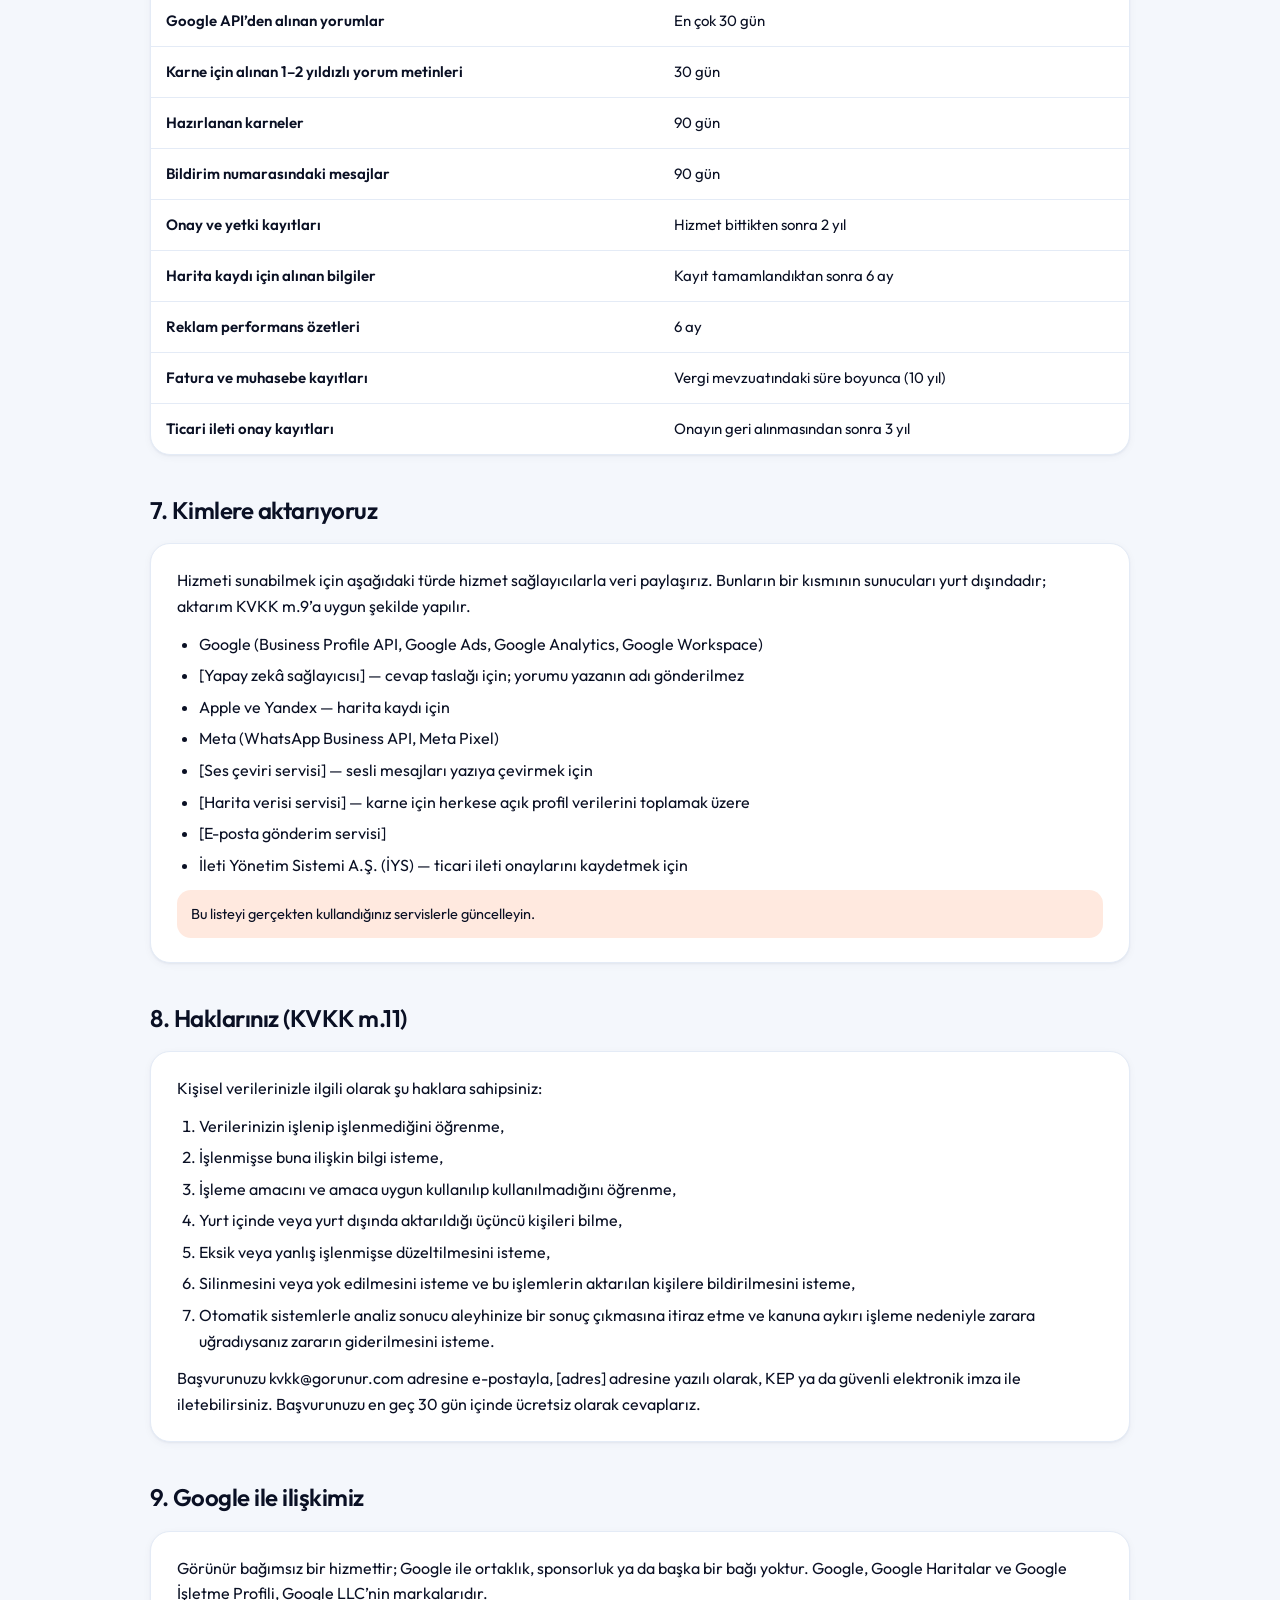
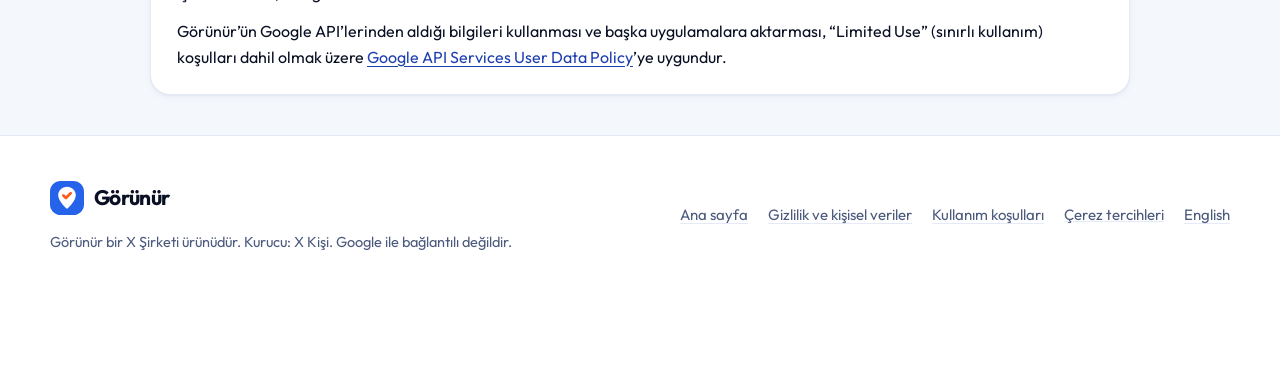
<file: gizlilik.html>
<!doctype html>
<html lang="tr">
<head>
<meta charset="utf-8">
<meta name="viewport" content="width=device-width, initial-scale=1, viewport-fit=cover">
<title>Gizlilik ve kişisel veriler — Görünür</title>
<meta name="description" content="Görünür KVKK aydınlatma metni: hangi kişisel verileri, hangi amaçla ve hangi hukuki sebeple işlediğimiz.">
<link rel="canonical" href="https://gorunur.com/gizlilik">
<link rel="alternate" hreflang="tr" href="https://gorunur.com/">
<link rel="alternate" hreflang="en" href="https://gorunur.com/en">
<meta property="og:type" content="website">
<meta property="og:site_name" content="Görünür">
<meta property="og:title" content="Gizlilik ve kişisel veriler — Görünür">
<meta property="og:description" content="Görünür KVKK aydınlatma metni: hangi kişisel verileri, hangi amaçla ve hangi hukuki sebeple işlediğimiz.">
<meta property="og:url" content="https://gorunur.com/gizlilik">
<meta property="og:image" content="https://gorunur.com/og-image.png">
<meta property="og:locale" content="tr_TR">
<meta property="og:locale:alternate" content="en_US">
<meta name="twitter:card" content="summary_large_image">
<meta name="theme-color" content="#16307d">
<!-- Doğrulama kodları (Search Console, Bing, Facebook) buraya eklenecek. -->
<!-- Analytics (G-XXXXXXX) ve Meta Pixel yalnızca çerez izniyle yüklenecek; bu sürümde hiç yüklenmez. -->
<script>try{var t=localStorage.getItem('gr-tema');if(t==='dark'||t==='light')document.documentElement.setAttribute('data-theme',t)}catch(e){}</script>
<link rel="icon" href="favicon.svg" type="image/svg+xml">
<link rel="preconnect" href="https://fonts.googleapis.com">
<link rel="preconnect" href="https://fonts.gstatic.com" crossorigin>
<link rel="stylesheet" href="https://fonts.googleapis.com/css2?family=Outfit:wght@400;500;600;700&amp;display=swap">
<link rel="stylesheet" href="style.css">
</head>
<body>
<svg width="0" height="0" style="position:absolute" aria-hidden="true" focusable="false"><defs>
<symbol id="i-chat" viewBox="0 0 24 24"><path d="M21 11.5a8.5 8.5 0 0 1-12.3 7.6L3.5 20.5l1.3-4.8A8.5 8.5 0 1 1 21 11.5z"/><path d="M8.6 11.6l2.3 2.3 4.6-4.7"/></symbol>
<symbol id="i-msg" viewBox="0 0 24 24"><path d="M20.5 12a8.5 8.5 0 0 1-12.4 7.5L3.5 20.5l1-4.4A8.5 8.5 0 1 1 20.5 12z"/><path d="M8.5 12h.01M12 12h.01M15.5 12h.01" stroke-width="2.6"/></symbol>
<symbol id="i-chart" viewBox="0 0 24 24"><path d="M3.5 20.5h17"/><path d="M7 17v-5"/><path d="M12 17V7"/><path d="M17 17v-8"/></symbol>
<symbol id="i-pin" viewBox="0 0 24 24"><path d="M12 21.5s-7-6.1-7-11.6a7 7 0 0 1 14 0c0 5.5-7 11.6-7 11.6z"/><path d="M12 7v5.4"/><path d="M9.3 9.7h5.4"/></symbol>
<symbol id="i-lock" viewBox="0 0 24 24"><rect x="4.5" y="10.5" width="15" height="10.5" rx="2.5"/><path d="M8 10.5V7.5a4 4 0 0 1 8 0v3"/><path d="M12 14.5v2.5"/></symbol>
<symbol id="i-eye" viewBox="0 0 24 24"><path d="M2 12s3.6-7 10-7 10 7 10 7-3.6 7-10 7S2 12 2 12z"/><circle cx="12" cy="12" r="3"/></symbol>
<symbol id="i-undo" viewBox="0 0 24 24"><path d="M9 14 4 9l5-5"/><path d="M4 9h10.5a5.5 5.5 0 0 1 0 11H11"/></symbol>
<symbol id="i-qr" viewBox="0 0 24 24"><rect x="3.5" y="3.5" width="6.5" height="6.5" rx="1"/><rect x="14" y="3.5" width="6.5" height="6.5" rx="1"/><rect x="3.5" y="14" width="6.5" height="6.5" rx="1"/><path d="M14 14h2.5v2.5H14z"/><path d="M20.5 14v.01"/><path d="M14 20.5h.01"/><path d="M18 18h2.5v2.5H18z"/></symbol>
<symbol id="i-mega" viewBox="0 0 24 24"><path d="M3.5 10.5v3a1 1 0 0 0 1 1H7l5 4v-13l-5 4H4.5a1 1 0 0 0-1 1z"/><path d="M15.5 9a4.2 4.2 0 0 1 0 6"/><path d="M18.5 6.3a8 8 0 0 1 0 11.4"/></symbol>
<symbol id="i-arrow" viewBox="0 0 24 24"><path d="M4.5 12h15"/><path d="m13 5.5 6.5 6.5-6.5 6.5"/></symbol>
<symbol id="i-check" viewBox="0 0 24 24"><path d="m5 12.5 4.3 4.3L19 7.2"/></symbol>
<symbol id="i-x" viewBox="0 0 24 24"><path d="m6.5 6.5 11 11"/><path d="m17.5 6.5-11 11"/></symbol>
<symbol id="i-plus" viewBox="0 0 24 24"><path d="M12 5v14"/><path d="M5 12h14"/></symbol>
<symbol id="i-moon" viewBox="0 0 24 24"><path d="M20 14.6A8.2 8.2 0 0 1 9.4 4 8.3 8.3 0 1 0 20 14.6z"/></symbol>
<symbol id="i-sun" viewBox="0 0 24 24"><circle cx="12" cy="12" r="4"/><path d="M12 2.5v2M12 19.5v2M2.5 12h2M19.5 12h2M5.3 5.3l1.4 1.4M17.3 17.3l1.4 1.4M5.3 18.7l1.4-1.4M17.3 6.7l1.4-1.4"/></symbol>
<symbol id="i-menu" viewBox="0 0 24 24"><path d="M4 7h16M4 12h16M4 17h16"/></symbol>
<symbol id="i-close" viewBox="0 0 24 24"><path d="m6 6 12 12M18 6 6 18"/></symbol>
<symbol id="i-pause" viewBox="0 0 24 24"><path d="M9 5.5v13M15 5.5v13" stroke-width="2.6"/></symbol>
<symbol id="i-play" viewBox="0 0 24 24"><path d="M8 5.5v13l10.5-6.5z" style="fill:currentColor"/></symbol>
<symbol id="i-warn" viewBox="0 0 24 24"><path d="M12 3.5 21.5 20h-19z"/><path d="M12 10v4.5"/><path d="M12 17.3v.2"/></symbol>
<symbol id="i-phone" viewBox="0 0 24 24"><rect x="6.5" y="2.5" width="11" height="19" rx="2.5"/><path d="M11 18.5h2"/></symbol>
<symbol id="i-nav" viewBox="0 0 24 24"><path d="M3.5 11 20.5 3.5 13 20.5l-1.9-7.6z"/></symbol>
<symbol id="i-search" viewBox="0 0 24 24"><circle cx="10.5" cy="10.5" r="6.5"/><path d="m20 20-4.5-4.5"/></symbol>
<symbol id="i-wallet" viewBox="0 0 24 24"><path d="M3.5 7.5h15a2.5 2.5 0 0 1 2.5 2.5v8a2.5 2.5 0 0 1-2.5 2.5h-13a2 2 0 0 1-2-2z"/><path d="M3.5 7.5 15 3.5v4"/><path d="M16.5 14h.5"/></symbol>
<symbol id="i-doc" viewBox="0 0 24 24"><path d="M6 3h9l4 4v14H6z"/><path d="M14.5 3v4.5H19"/><path d="M9 12h7"/><path d="M9 16h5"/></symbol>
</defs></svg>
<a class="skip" href="#main">İçeriğe geç</a>
<header class="site-header">
  <div class="wrap"><a class="brand" href="index.html" aria-label="Görünür ana sayfa"><svg class="brand-mark" viewBox="0 0 32 32" aria-hidden="true"><rect class="m-bg" width="32" height="32" rx="10"/><path class="m-fg" d="M16 5.5c-4.6 0-8.3 3.5-8.3 8 0 5.8 8.3 12.9 8.3 12.9s8.3-7.1 8.3-12.9c0-4.5-3.7-8-8.3-8z"/><path class="m-ck" d="m12.6 13.6 2.4 2.4 4.5-4.6"/></svg><span>Görünür</span></a><div class="header-actions"><button class="icon-btn theme-btn" type="button" aria-label="Temayı değiştir"><svg class="icon ic-moon" aria-hidden="true"><use href="#i-moon"/></svg><svg class="icon ic-sun" aria-hidden="true"><use href="#i-sun"/></svg></button></div></div>
</header>
<main class="legal" id="main">
  <div class="wrap">
    <div class="legal-head"><span class="eyebrow">Yasal</span><h1>Gizlilik ve kişisel verilerin korunması</h1><p>Son güncelleme: [tarih]</p></div>
    <div class="legal-card todo-card" style="margin-bottom:6px"><p class="todo"><b>Taslak metin.</b> Bu sayfa yapı örneğidir. Yayına almadan önce veri sorumlusu bilgileri, kullanılan servisler ve saklama süreleri gerçek duruma göre güncellenmeli ve bir hukukçu ya da KVKK uzmanına kontrol ettirilmelidir.</p></div>
    <section class="legal-sec" id="giris">
      <h2>1. Giriş</h2>
      <div class="legal-card"><p>Görünür, işletmelerin Google İşletme Profili’ni yönetmelerine yardım eden bir hizmettir: yorumlara cevap taslağı hazırlar, harita sırasını ölçer, harita kaydı ve reklam yönetimi yapar, ücretsiz profil karnesi gönderir.</p><p>Bu metin, 6698 sayılı Kişisel Verilerin Korunması Kanunu’nun (KVKK) 10. maddesi kapsamında sizi bilgilendirmek için hazırlanmıştır.</p></div>
    </section>
    <section class="legal-sec" id="veri-sorumlusu">
      <h2>2. Veri sorumlusu</h2>
      <div class="legal-card"><p>Veri sorumlusu: <b>X Kişi (X Şirketi)</b>, [gerçek kişi / şirket türü], [adres].</p><p>Başvuru ve sorularınız için: <b>kvkk@gorunur.com</b></p></div>
    </section>
    <section class="legal-sec" id="veriler">
      <h2>3. Hangi verileri, nereden ve neden işliyoruz</h2>
      <div class="ltable-wrap"><table class="ltable"><thead><tr><th scope="col">Kimin verisi</th><th scope="col">Hangi veri, nereden</th><th scope="col">Amaç</th><th scope="col">Hukuki sebep (KVKK m.5/2)</th></tr></thead><tbody>
<tr><td data-label="Kimin verisi">Hizmet verdiğimiz işletme sahipleri ve yetkilileri</td><td data-label="Hangi veri, nereden">Ad, telefon/WhatsApp numarası, işletme bilgileri, cevap tonu tercihi, onay kayıtları; sizden ve Google İşletme Profili’nden</td><td data-label="Amaç">Hizmeti sunmak, cevap taslaklarını onaya göndermek, faturalamak</td><td data-label="Hukuki sebep (KVKK m.5/2)">(c) sözleşmenin kurulması ve ifası; (e) bir hakkın tesisi, kullanılması veya korunması</td></tr>
<tr><td data-label="Kimin verisi">Yönettiğimiz profillere yorum yazanlar</td><td data-label="Hangi veri, nereden">Google’da görünen ad, yıldız, yorum metni ve tarihi; Google Business Profile API’den</td><td data-label="Amaç">Yoruma cevap taslağı hazırlamak</td><td data-label="Hukuki sebep (KVKK m.5/2)">(d) ilgili kişinin kendisi tarafından alenileştirilmiş olması; (f) meşru menfaat</td></tr>
<tr><td data-label="Kimin verisi">Karne için incelenen herkese açık profiller</td><td data-label="Hangi veri, nereden">Puan, yorum sayısı, son yorum tarihi gibi özet veriler; Google Haritalar’daki herkese açık bilgilerden. Yorum yazanların adı ve fotoğrafı alınmaz.</td><td data-label="Amaç">Profil karnesi hazırlamak, genel istatistik çıkarmak</td><td data-label="Hukuki sebep (KVKK m.5/2)">(d) alenileştirme; (f) meşru menfaat</td></tr>
<tr><td data-label="Kimin verisi">E-postayla tanıtım yaptığımız işletmeler</td><td data-label="Hangi veri, nereden">İşletmenin kendi sitesinde yayınladığı kurumsal e-posta adresi</td><td data-label="Amaç">Hizmetimizi tanıtmak; tanıtım istemeyenleri kayda almak</td><td data-label="Hukuki sebep (KVKK m.5/2)">(f) meşru menfaat; ret kaydı için (ç) hukuki yükümlülük</td></tr>
<tr><td data-label="Kimin verisi">E-postayla tanıtım yaptığımız işletme yetkilileri</td><td data-label="Hangi veri, nereden">Ad, unvan, iş e-postası; [B2B rehber servisi] üzerinden</td><td data-label="Amaç">İşletmelere hizmet tanıtımı</td><td data-label="Hukuki sebep (KVKK m.5/2)">(f) meşru menfaat</td></tr>
<tr><td data-label="Kimin verisi">Harita kaydı isteyen işletme sahipleri</td><td data-label="Hangi veri, nereden">Ad, telefon, işletme adı, adres, çalışma saatleri, fotoğraflar; sizden</td><td data-label="Amaç">Google, Apple ve Yandex kaydını açmak</td><td data-label="Hukuki sebep (KVKK m.5/2)">(c) sözleşmenin ifası</td></tr>
<tr><td data-label="Kimin verisi">Reklam yönetimi alan işletmeler</td><td data-label="Hangi veri, nereden">Ad, telefon, reklam hesabı kimliği, reklam performans özetleri; sizden ve Google Ads’ten</td><td data-label="Amaç">Reklamı kurmak, yönetmek ve raporlamak</td><td data-label="Hukuki sebep (KVKK m.5/2)">(c) sözleşmenin ifası</td></tr>
<tr><td data-label="Kimin verisi">Bildirim numaramıza yazan kişiler</td><td data-label="Hangi veri, nereden">Telefon numarası, mesaj içeriği, sesli mesajlar</td><td data-label="Amaç">Soruyu cevaplamak, karne ve onay bildirimleri göndermek</td><td data-label="Hukuki sebep (KVKK m.5/2)">(c) sözleşme; (f) meşru menfaat</td></tr>
<tr><td data-label="Kimin verisi">Siteden karne isteyenler</td><td data-label="Hangi veri, nereden">İşletme adı, semt, WhatsApp numarası; karne formundan</td><td data-label="Amaç">Karneyi hazırlayıp göndermek</td><td data-label="Hukuki sebep (KVKK m.5/2)">(c) sözleşmenin kurulması öncesi talep; (f) meşru menfaat</td></tr>
<tr><td data-label="Kimin verisi">Karne formunda isteğe bağlı kutuyu işaretleyenler</td><td data-label="Hangi veri, nereden">Telefon numarası ve izin kaydı (tarih, saat)</td><td data-label="Amaç">Öneri ve kampanya mesajı göndermek; İYS’ye kayıt</td><td data-label="Hukuki sebep (KVKK m.5/2)">Açık rıza (KVKK m.5/1) ve 6563 sayılı Kanun kapsamında ticari ileti onayı</td></tr>
<tr><td data-label="Kimin verisi">Google hesabıyla bağlanan kişiler</td><td data-label="Hangi veri, nereden">Google hesabı e-posta adresi, erişim anahtarları (OAuth)</td><td data-label="Amaç">Profilinize sizin izninizle erişmek</td><td data-label="Hukuki sebep (KVKK m.5/2)">(c) sözleşmenin ifası</td></tr>
<tr><td data-label="Kimin verisi">Siteyi ve yönetim panelini kullananlar</td><td data-label="Hangi veri, nereden">IP adresi, tarayıcı bilgisi, oturum çerezleri, işlem kayıtları</td><td data-label="Amaç">Güvenlik, oturum yönetimi, hata takibi</td><td data-label="Hukuki sebep (KVKK m.5/2)">(f) meşru menfaat; (ç) hukuki yükümlülük (5651 sayılı Kanun)</td></tr>
<tr><td data-label="Kimin verisi">Çerezlere izin veren ziyaretçiler</td><td data-label="Hangi veri, nereden">Çerez kimliği, IP adresi, tarayıcı bilgisi, ziyaret edilen sayfa, buton tıklamaları</td><td data-label="Amaç">Ziyaret sayımı ve reklam ölçümü</td><td data-label="Hukuki sebep (KVKK m.5/2)">Açık rıza (KVKK m.5/1), her araç için ayrı</td></tr>
</tbody></table></div>
    </section>
    <section class="legal-sec" id="whatsapp">
      <h2>4. WhatsApp yazışmaları</h2>
      <div class="legal-card"><p>İki ayrı WhatsApp numarası kullanıyoruz:</p>
<h3>Bildirim numarası</h3><p>Karne, yeni yorum bildirimi ve onay bağlantıları bu numaradan otomatik gönderilir (WhatsApp Business API). Buradaki mesajlar 90 gün sonra silinir. Sesli mesajlar, yazıya çevrilmek üzere [ses çeviri servisi]ne gönderilir.</p>
<h3>Satış numarası</h3><p>Sitedeki “WhatsApp’tan yazın” butonları bu numaraya gider. Bu numarada yazdıklarınızı yalnızca sorunuzu cevaplamak ve satış sürecini yürütmek için kullanırız. Satışa dönüşmeyen yazışmaları son mesajdan 6 ay sonra, satışa dönüşenleri yasal saklama süresi boyunca (5 yıl) saklarız.</p>
<h3>Yapay zekâya ne gönderilir?</h3><p>Cevap taslağı hazırlamak için yapay zekâ servisine yalnızca yorum metni ve yıldız sayısı gönderilir. Yorumu yazan kişinin adı ve fotoğrafı gönderilmez; metindeki telefon, plaka gibi kimlik bilgileri gönderimden önce çıkarılır.</p>
<h3>Yorum sayım kaydı</h3><p>Bir paketin içerdiği yorum sayısı konusunda anlaşmazlık olursa ispat edebilmek için, hangi tarihte kaç yoruma cevap hazırlandığını gösteren bir sayım kaydı tutarız. Bu kayıtta yorum metni yer almaz.</p></div>
    </section>
    <section class="legal-sec" id="cerezler">
      <h2>5. Çerezler</h2>
      <div class="legal-card"><p>Sitemizde zorunlu çerezler ve izninize bağlı ölçüm/reklam çerezleri kullanılır. Google Analytics ve Meta Pixel yalnızca izin verirseniz yüklenir. Google API’lerinden aldığımız veriler hiçbir zaman analytics ya da reklam araçlarına gönderilmez.</p><p>Ayrıntılar: <a href="cerezler.html">Çerez aydınlatma metni</a></p></div>
    </section>
    <section class="legal-sec" id="saklama">
      <h2>6. Ne kadar süre saklıyoruz</h2>
      <div class="ltable-wrap"><table class="ltable"><thead><tr><th scope="col">Veri</th><th scope="col">Saklama süresi</th></tr></thead><tbody>
<tr><td data-label="Veri">Google API’den alınan yorumlar</td><td data-label="Saklama süresi">En çok 30 gün</td></tr>
<tr><td data-label="Veri">Karne için alınan 1–2 yıldızlı yorum metinleri</td><td data-label="Saklama süresi">30 gün</td></tr>
<tr><td data-label="Veri">Hazırlanan karneler</td><td data-label="Saklama süresi">90 gün</td></tr>
<tr><td data-label="Veri">Bildirim numarasındaki mesajlar</td><td data-label="Saklama süresi">90 gün</td></tr>
<tr><td data-label="Veri">Onay ve yetki kayıtları</td><td data-label="Saklama süresi">Hizmet bittikten sonra 2 yıl</td></tr>
<tr><td data-label="Veri">Harita kaydı için alınan bilgiler</td><td data-label="Saklama süresi">Kayıt tamamlandıktan sonra 6 ay</td></tr>
<tr><td data-label="Veri">Reklam performans özetleri</td><td data-label="Saklama süresi">6 ay</td></tr>
<tr><td data-label="Veri">Fatura ve muhasebe kayıtları</td><td data-label="Saklama süresi">Vergi mevzuatındaki süre boyunca (10 yıl)</td></tr>
<tr><td data-label="Veri">Ticari ileti onay kayıtları</td><td data-label="Saklama süresi">Onayın geri alınmasından sonra 3 yıl</td></tr>
</tbody></table></div>
    </section>
    <section class="legal-sec" id="aktarim">
      <h2>7. Kimlere aktarıyoruz</h2>
      <div class="legal-card"><p>Hizmeti sunabilmek için aşağıdaki türde hizmet sağlayıcılarla veri paylaşırız. Bunların bir kısmının sunucuları yurt dışındadır; aktarım KVKK m.9’a uygun şekilde yapılır.</p>
<ul>
<li>Google (Business Profile API, Google Ads, Google Analytics, Google Workspace)</li>
<li>[Yapay zekâ sağlayıcısı] — cevap taslağı için; yorumu yazanın adı gönderilmez</li>
<li>Apple ve Yandex — harita kaydı için</li>
<li>Meta (WhatsApp Business API, Meta Pixel)</li>
<li>[Ses çeviri servisi] — sesli mesajları yazıya çevirmek için</li>
<li>[Harita verisi servisi] — karne için herkese açık profil verilerini toplamak üzere</li>
<li>[E-posta gönderim servisi]</li>
<li>İleti Yönetim Sistemi A.Ş. (İYS) — ticari ileti onaylarını kaydetmek için</li>
</ul>
<p class="todo">Bu listeyi gerçekten kullandığınız servislerle güncelleyin.</p></div>
    </section>
    <section class="legal-sec" id="haklar">
      <h2>8. Haklarınız (KVKK m.11)</h2>
      <div class="legal-card"><p>Kişisel verilerinizle ilgili olarak şu haklara sahipsiniz:</p>
<ol>
<li>Verilerinizin işlenip işlenmediğini öğrenme,</li>
<li>İşlenmişse buna ilişkin bilgi isteme,</li>
<li>İşleme amacını ve amaca uygun kullanılıp kullanılmadığını öğrenme,</li>
<li>Yurt içinde veya yurt dışında aktarıldığı üçüncü kişileri bilme,</li>
<li>Eksik veya yanlış işlenmişse düzeltilmesini isteme,</li>
<li>Silinmesini veya yok edilmesini isteme ve bu işlemlerin aktarılan kişilere bildirilmesini isteme,</li>
<li>Otomatik sistemlerle analiz sonucu aleyhinize bir sonuç çıkmasına itiraz etme ve kanuna aykırı işleme nedeniyle zarara uğradıysanız zararın giderilmesini isteme.</li>
</ol>
<p>Başvurunuzu kvkk@gorunur.com adresine e-postayla, [adres] adresine yazılı olarak, KEP ya da güvenli elektronik imza ile iletebilirsiniz. Başvurunuzu en geç 30 gün içinde ücretsiz olarak cevaplarız.</p></div>
    </section>
    <section class="legal-sec" id="google">
      <h2>9. Google ile ilişkimiz</h2>
      <div class="legal-card"><p>Görünür bağımsız bir hizmettir; Google ile ortaklık, sponsorluk ya da başka bir bağı yoktur. Google, Google Haritalar ve Google İşletme Profili, Google LLC’nin markalarıdır.</p>
<p>Görünür’ün Google API’lerinden aldığı bilgileri kullanması ve başka uygulamalara aktarması, “Limited Use” (sınırlı kullanım) koşulları dahil olmak üzere <a href="https://developers.google.com/terms/api-services-user-data-policy" rel="noopener" target="_blank">Google API Services User Data Policy</a>’ye uygundur.</p></div>
    </section>
  </div>
</main>
<footer class="site-footer">
  <div class="wrap">
    <div class="footer-brand"><a class="brand" href="index.html"><svg class="brand-mark" viewBox="0 0 32 32" aria-hidden="true"><rect class="m-bg" width="32" height="32" rx="10"/><path class="m-fg" d="M16 5.5c-4.6 0-8.3 3.5-8.3 8 0 5.8 8.3 12.9 8.3 12.9s8.3-7.1 8.3-12.9c0-4.5-3.7-8-8.3-8z"/><path class="m-ck" d="m12.6 13.6 2.4 2.4 4.5-4.6"/></svg><span>Görünür</span></a><p class="footer-text">Görünür bir X Şirketi ürünüdür. Kurucu: X Kişi. Google ile bağlantılı değildir.</p></div>
    <nav class="footer-links" aria-label="Alt bilgi">
      <a href="index.html">Ana sayfa</a>
      <a href="gizlilik.html">Gizlilik ve kişisel veriler</a>
      <a href="kosullar.html">Kullanım koşulları</a>
      <button type="button" data-open-cookie>Çerez tercihleri</button>
      <a href="en.html" hreflang="en">English</a>
    </nav>
  </div>
</footer>
<a class="wa-float" href="https://wa.me/905xxxxxxxxx" data-wa="genel"><svg class="icon" aria-hidden="true"><use href="#i-msg"/></svg><span>WhatsApp’tan yazın</span></a>
<div class="cookie" id="cookie" role="dialog" aria-label="Çerez seçimi" hidden>
  <div data-view="main" class="cookie-pref">
    <p>Ziyaretleri saymak ve reklamlarımızın sonucunu ölçmek için çerez kullanıyoruz. İzin verirseniz reklam ölçümü için bazı bilgileri sunucumuzdan Meta’ya da iletebiliriz. <a href="cerezler.html">Çerez aydınlatma metni</a></p>
    <div class="cookie-actions">
      <button type="button" class="btn-solid" data-ck="all">Tümüne izin ver</button>
      <button type="button" class="btn-solid" data-ck="necessary">Sadece gerekli olanlar</button>
      <button type="button" class="btn-ghost" data-ck="prefs">Tercihler</button>
    </div>
  </div>
  <div data-view="prefs" class="cookie-pref" hidden>
    <p><b>Çerez tercihleri</b></p>
    <label class="cookie-opt" for="ck-analytics"><input type="checkbox" id="ck-analytics"><span><b>Ziyaret sayımı (Google Analytics)</b><span>Siteye kaç kişinin geldiğini ve hangi sayfaların okunduğunu görmemizi sağlar.</span></span></label>
    <label class="cookie-opt" for="ck-ads"><input type="checkbox" id="ck-ads"><span><b>Reklam (Meta Pixel)</b><span>Facebook ve Instagram reklamlarımızı ölçmek için Meta’ya çerez kimliği, IP adresi, tarayıcı bilgisi, sayfa adresi ve buton tıklamaları gönderilir.</span></span></label>
    <div class="cookie-actions">
      <button type="button" class="btn-solid" data-ck="save">Seçimi kaydet</button>
      <button type="button" class="btn-solid" data-ck="necessary">Sadece gerekli olanlar</button>
    </div>
  </div>
</div>
<script src="main.js"></script>
</body>
</html>
</file>
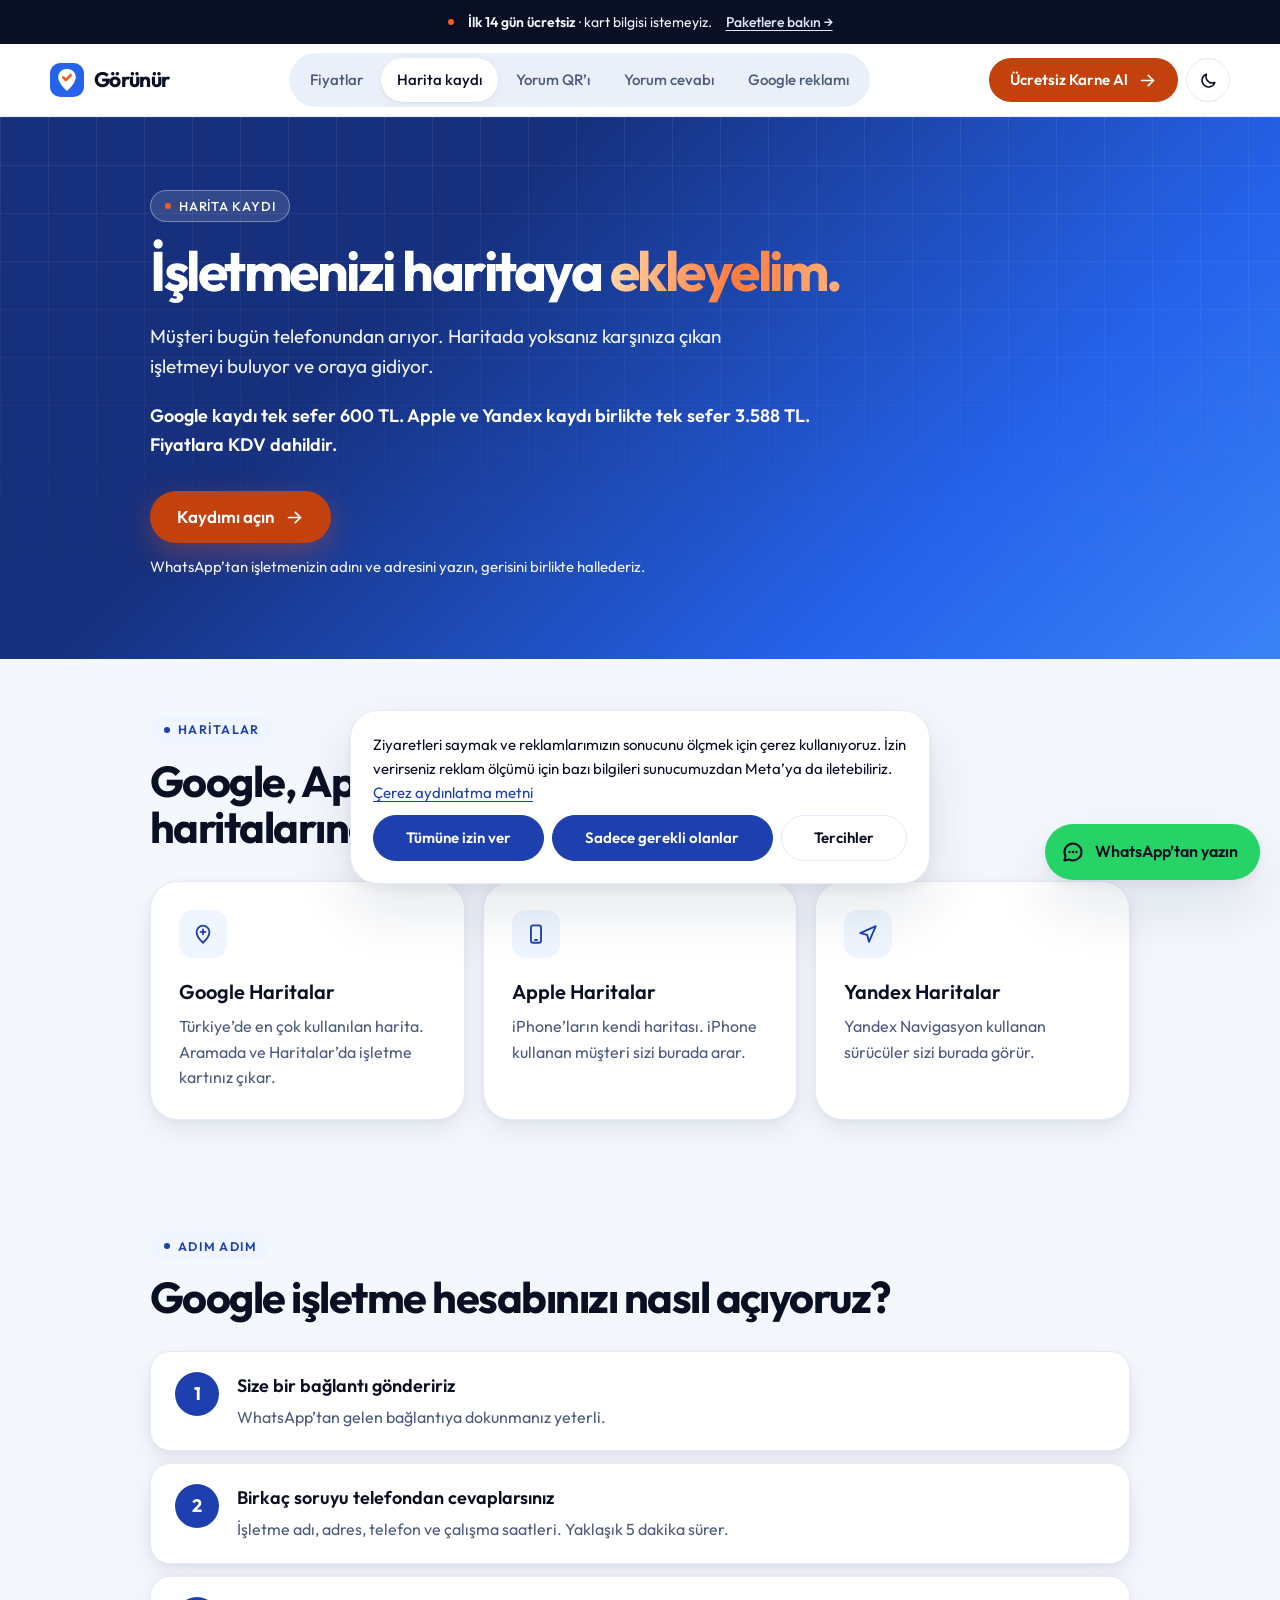
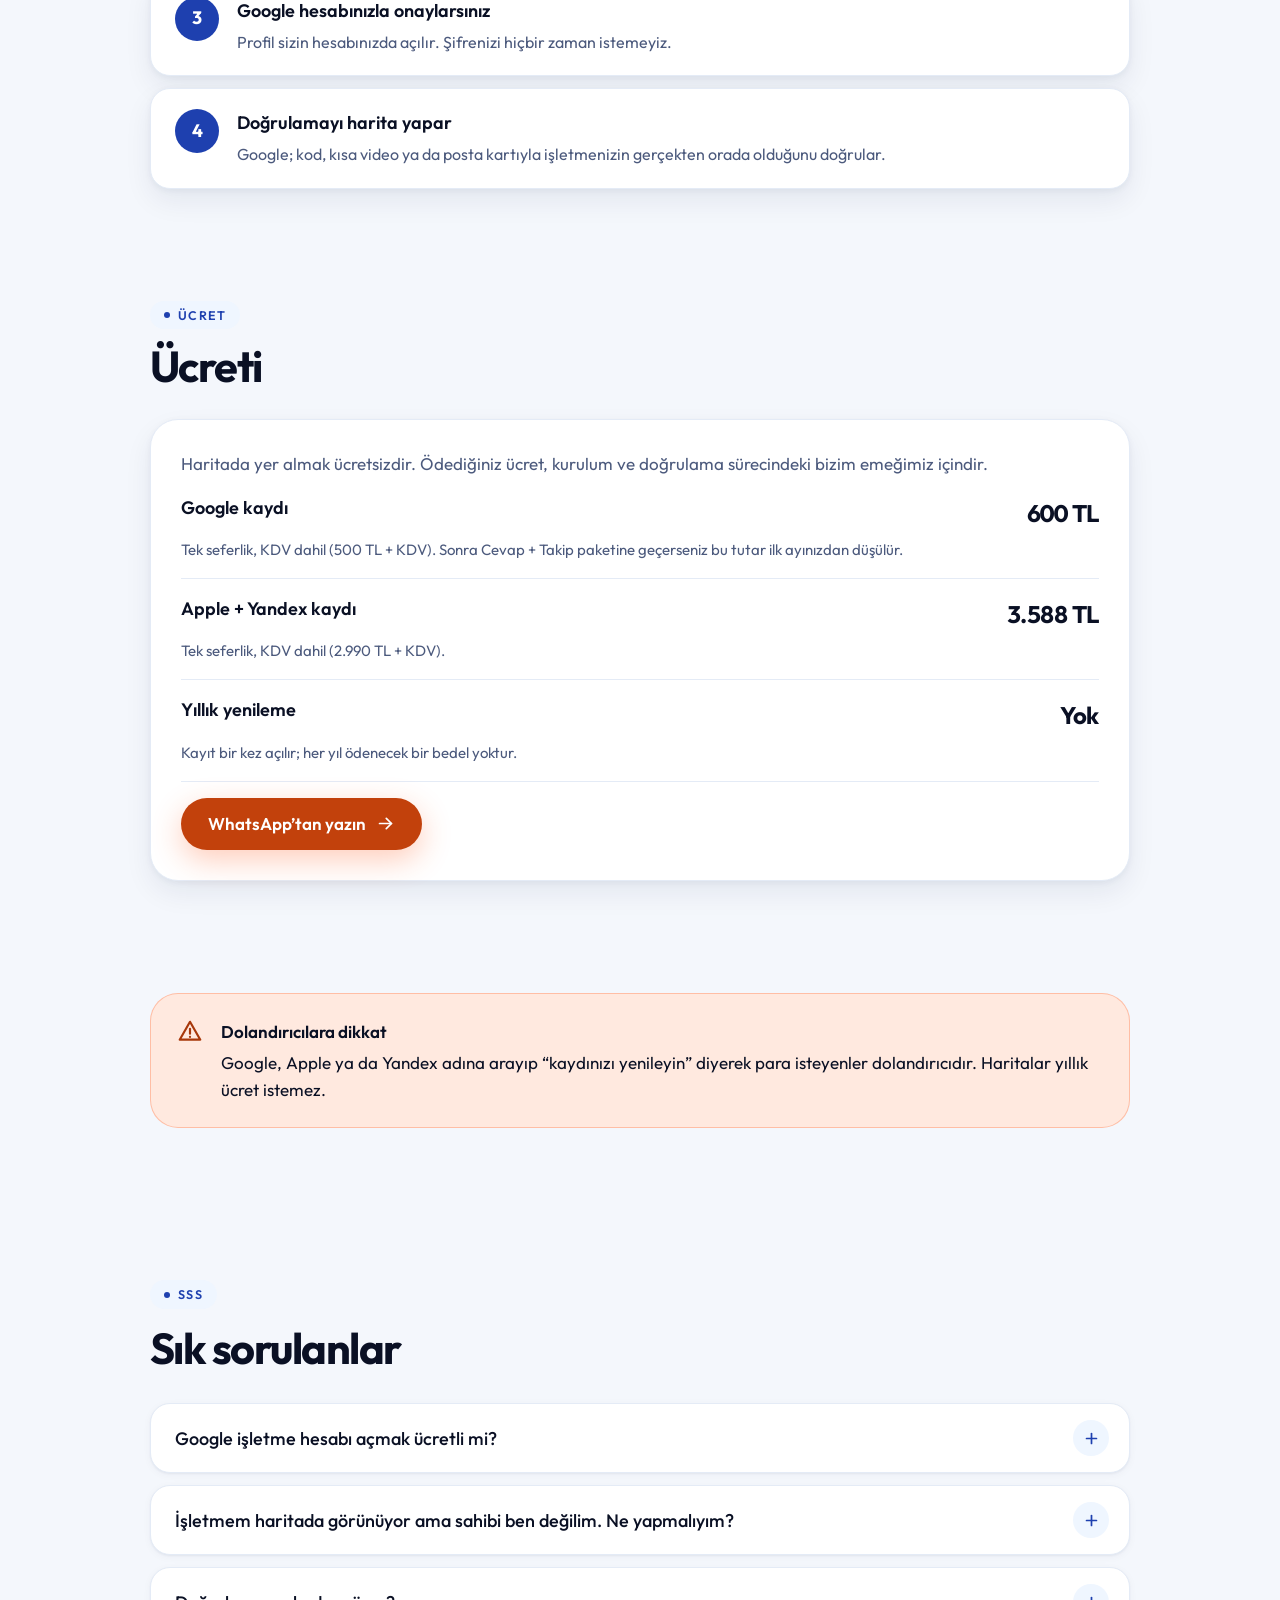
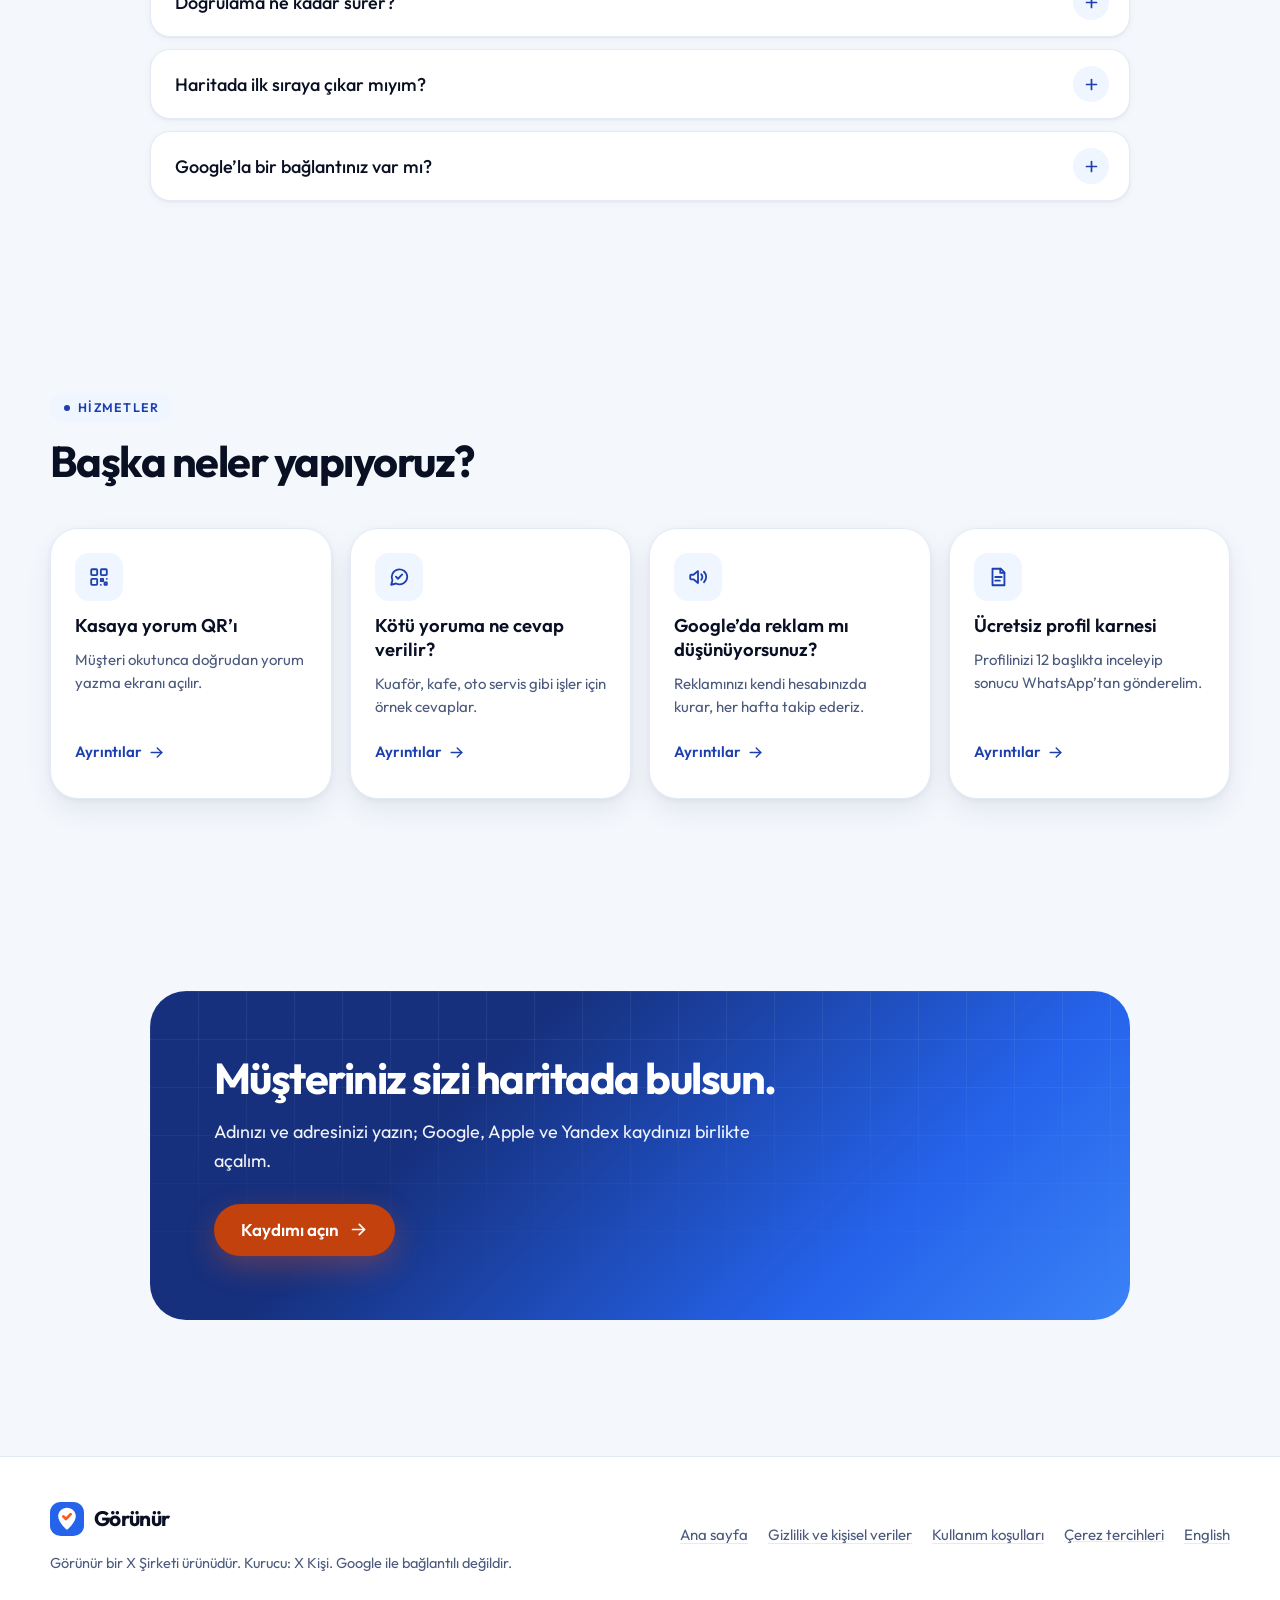
<file: harita-kaydi.html>
<!doctype html>
<html lang="tr">
<head>
<meta charset="utf-8">
<meta name="viewport" content="width=device-width, initial-scale=1, viewport-fit=cover">
<title>İşletmeyi haritaya ekleme — Görünür</title>
<meta name="description" content="İşletmenizi Google, Apple ve Yandex haritalarına ekleyelim. Tek seferlik kurulum ücreti, yıllık ücret yok.">
<link rel="canonical" href="https://gorunur.com/harita-kaydi">
<link rel="alternate" hreflang="tr" href="https://gorunur.com/">
<link rel="alternate" hreflang="en" href="https://gorunur.com/en">
<meta property="og:type" content="website">
<meta property="og:site_name" content="Görünür">
<meta property="og:title" content="İşletmeyi haritaya ekleme — Görünür">
<meta property="og:description" content="İşletmenizi Google, Apple ve Yandex haritalarına ekleyelim. Tek seferlik kurulum ücreti, yıllık ücret yok.">
<meta property="og:url" content="https://gorunur.com/harita-kaydi">
<meta property="og:image" content="https://gorunur.com/og-image.png">
<meta property="og:locale" content="tr_TR">
<meta property="og:locale:alternate" content="en_US">
<meta name="twitter:card" content="summary_large_image">
<meta name="theme-color" content="#16307d">
<!-- Doğrulama kodları (Search Console, Bing, Facebook) buraya eklenecek. -->
<!-- Analytics (G-XXXXXXX) ve Meta Pixel yalnızca çerez izniyle yüklenecek; bu sürümde hiç yüklenmez. -->
<script>try{var t=localStorage.getItem('gr-tema');if(t==='dark'||t==='light')document.documentElement.setAttribute('data-theme',t)}catch(e){}</script>
<link rel="icon" href="favicon.svg" type="image/svg+xml">
<link rel="preconnect" href="https://fonts.googleapis.com">
<link rel="preconnect" href="https://fonts.gstatic.com" crossorigin>
<link rel="stylesheet" href="https://fonts.googleapis.com/css2?family=Outfit:wght@400;500;600;700&amp;display=swap">
<link rel="stylesheet" href="style.css">
</head>
<body>
<svg width="0" height="0" style="position:absolute" aria-hidden="true" focusable="false"><defs>
<symbol id="i-chat" viewBox="0 0 24 24"><path d="M21 11.5a8.5 8.5 0 0 1-12.3 7.6L3.5 20.5l1.3-4.8A8.5 8.5 0 1 1 21 11.5z"/><path d="M8.6 11.6l2.3 2.3 4.6-4.7"/></symbol>
<symbol id="i-msg" viewBox="0 0 24 24"><path d="M20.5 12a8.5 8.5 0 0 1-12.4 7.5L3.5 20.5l1-4.4A8.5 8.5 0 1 1 20.5 12z"/><path d="M8.5 12h.01M12 12h.01M15.5 12h.01" stroke-width="2.6"/></symbol>
<symbol id="i-chart" viewBox="0 0 24 24"><path d="M3.5 20.5h17"/><path d="M7 17v-5"/><path d="M12 17V7"/><path d="M17 17v-8"/></symbol>
<symbol id="i-pin" viewBox="0 0 24 24"><path d="M12 21.5s-7-6.1-7-11.6a7 7 0 0 1 14 0c0 5.5-7 11.6-7 11.6z"/><path d="M12 7v5.4"/><path d="M9.3 9.7h5.4"/></symbol>
<symbol id="i-lock" viewBox="0 0 24 24"><rect x="4.5" y="10.5" width="15" height="10.5" rx="2.5"/><path d="M8 10.5V7.5a4 4 0 0 1 8 0v3"/><path d="M12 14.5v2.5"/></symbol>
<symbol id="i-eye" viewBox="0 0 24 24"><path d="M2 12s3.6-7 10-7 10 7 10 7-3.6 7-10 7S2 12 2 12z"/><circle cx="12" cy="12" r="3"/></symbol>
<symbol id="i-undo" viewBox="0 0 24 24"><path d="M9 14 4 9l5-5"/><path d="M4 9h10.5a5.5 5.5 0 0 1 0 11H11"/></symbol>
<symbol id="i-qr" viewBox="0 0 24 24"><rect x="3.5" y="3.5" width="6.5" height="6.5" rx="1"/><rect x="14" y="3.5" width="6.5" height="6.5" rx="1"/><rect x="3.5" y="14" width="6.5" height="6.5" rx="1"/><path d="M14 14h2.5v2.5H14z"/><path d="M20.5 14v.01"/><path d="M14 20.5h.01"/><path d="M18 18h2.5v2.5H18z"/></symbol>
<symbol id="i-mega" viewBox="0 0 24 24"><path d="M3.5 10.5v3a1 1 0 0 0 1 1H7l5 4v-13l-5 4H4.5a1 1 0 0 0-1 1z"/><path d="M15.5 9a4.2 4.2 0 0 1 0 6"/><path d="M18.5 6.3a8 8 0 0 1 0 11.4"/></symbol>
<symbol id="i-arrow" viewBox="0 0 24 24"><path d="M4.5 12h15"/><path d="m13 5.5 6.5 6.5-6.5 6.5"/></symbol>
<symbol id="i-check" viewBox="0 0 24 24"><path d="m5 12.5 4.3 4.3L19 7.2"/></symbol>
<symbol id="i-x" viewBox="0 0 24 24"><path d="m6.5 6.5 11 11"/><path d="m17.5 6.5-11 11"/></symbol>
<symbol id="i-plus" viewBox="0 0 24 24"><path d="M12 5v14"/><path d="M5 12h14"/></symbol>
<symbol id="i-moon" viewBox="0 0 24 24"><path d="M20 14.6A8.2 8.2 0 0 1 9.4 4 8.3 8.3 0 1 0 20 14.6z"/></symbol>
<symbol id="i-sun" viewBox="0 0 24 24"><circle cx="12" cy="12" r="4"/><path d="M12 2.5v2M12 19.5v2M2.5 12h2M19.5 12h2M5.3 5.3l1.4 1.4M17.3 17.3l1.4 1.4M5.3 18.7l1.4-1.4M17.3 6.7l1.4-1.4"/></symbol>
<symbol id="i-menu" viewBox="0 0 24 24"><path d="M4 7h16M4 12h16M4 17h16"/></symbol>
<symbol id="i-close" viewBox="0 0 24 24"><path d="m6 6 12 12M18 6 6 18"/></symbol>
<symbol id="i-pause" viewBox="0 0 24 24"><path d="M9 5.5v13M15 5.5v13" stroke-width="2.6"/></symbol>
<symbol id="i-play" viewBox="0 0 24 24"><path d="M8 5.5v13l10.5-6.5z" style="fill:currentColor"/></symbol>
<symbol id="i-warn" viewBox="0 0 24 24"><path d="M12 3.5 21.5 20h-19z"/><path d="M12 10v4.5"/><path d="M12 17.3v.2"/></symbol>
<symbol id="i-phone" viewBox="0 0 24 24"><rect x="6.5" y="2.5" width="11" height="19" rx="2.5"/><path d="M11 18.5h2"/></symbol>
<symbol id="i-nav" viewBox="0 0 24 24"><path d="M3.5 11 20.5 3.5 13 20.5l-1.9-7.6z"/></symbol>
<symbol id="i-search" viewBox="0 0 24 24"><circle cx="10.5" cy="10.5" r="6.5"/><path d="m20 20-4.5-4.5"/></symbol>
<symbol id="i-wallet" viewBox="0 0 24 24"><path d="M3.5 7.5h15a2.5 2.5 0 0 1 2.5 2.5v8a2.5 2.5 0 0 1-2.5 2.5h-13a2 2 0 0 1-2-2z"/><path d="M3.5 7.5 15 3.5v4"/><path d="M16.5 14h.5"/></symbol>
<symbol id="i-doc" viewBox="0 0 24 24"><path d="M6 3h9l4 4v14H6z"/><path d="M14.5 3v4.5H19"/><path d="M9 12h7"/><path d="M9 16h5"/></symbol>
</defs></svg>
<a class="skip" href="#main">İçeriğe geç</a>
<div class="announce"><div class="wrap"><span class="dot" aria-hidden="true"></span><span><b>İlk 14 gün ücretsiz</b><span class="ann-more"> · kart bilgisi istemeyiz.</span></span><a href="fiyatlar.html">Paketlere bakın →</a></div></div>
<header class="site-header">
  <div class="wrap">
    <a class="brand" href="index.html" aria-label="Görünür ana sayfa"><svg class="brand-mark" viewBox="0 0 32 32" aria-hidden="true"><rect class="m-bg" width="32" height="32" rx="10"/><path class="m-fg" d="M16 5.5c-4.6 0-8.3 3.5-8.3 8 0 5.8 8.3 12.9 8.3 12.9s8.3-7.1 8.3-12.9c0-4.5-3.7-8-8.3-8z"/><path class="m-ck" d="m12.6 13.6 2.4 2.4 4.5-4.6"/></svg><span>Görünür</span></a>
    <nav class="nav-capsule" aria-label="Ana menü">
      <a class="nav-link" href="fiyatlar.html">Fiyatlar</a>
      <a class="nav-link" href="harita-kaydi.html" aria-current="page">Harita kaydı</a>
      <a class="nav-link" href="yorum-karti.html">Yorum QR’ı</a>
      <a class="nav-link" href="yorum-cevabi.html">Yorum cevabı</a>
      <a class="nav-link" href="harita-reklami.html">Google reklamı</a>
    </nav>
    <div class="header-actions">
      <a class="btn btn--primary nav-cta" href="karne.html">Ücretsiz Karne Al <svg class="icon" aria-hidden="true"><use href="#i-arrow"/></svg></a>
      <button class="icon-btn theme-btn" type="button" aria-label="Temayı değiştir"><svg class="icon ic-moon" aria-hidden="true"><use href="#i-moon"/></svg><svg class="icon ic-sun" aria-hidden="true"><use href="#i-sun"/></svg></button>
      <button class="icon-btn menu-btn" type="button" aria-expanded="false" aria-controls="mobile-menu" aria-label="Menüyü aç" data-open-label="Menüyü aç" data-close-label="Menüyü kapat"><svg class="icon ic-menu" aria-hidden="true"><use href="#i-menu"/></svg><svg class="icon ic-close" aria-hidden="true"><use href="#i-close"/></svg></button>
    </div>
  </div>
  <div class="mobile-menu" id="mobile-menu" hidden>
    <nav class="wrap" aria-label="Mobil menü">
      <a class="m-link" href="index.html">Ana sayfa <svg class="icon" aria-hidden="true"><use href="#i-arrow"/></svg></a>
      <a class="m-link" href="fiyatlar.html">Fiyatlar <svg class="icon" aria-hidden="true"><use href="#i-arrow"/></svg></a>
      <a class="m-link" href="harita-kaydi.html" aria-current="page">Harita kaydı <svg class="icon" aria-hidden="true"><use href="#i-arrow"/></svg></a>
      <a class="m-link" href="yorum-karti.html">Yorum QR’ı <svg class="icon" aria-hidden="true"><use href="#i-arrow"/></svg></a>
      <a class="m-link" href="yorum-cevabi.html">Yorum cevabı <svg class="icon" aria-hidden="true"><use href="#i-arrow"/></svg></a>
      <a class="m-link" href="harita-reklami.html">Google reklamı <svg class="icon" aria-hidden="true"><use href="#i-arrow"/></svg></a>
      <a class="m-link" href="karne.html">Ücretsiz profil karnesi <svg class="icon" aria-hidden="true"><use href="#i-arrow"/></svg></a>
      <div class="m-row">
        <a class="btn btn--primary btn--sm" href="karne.html">Ücretsiz Karne Al <svg class="icon" aria-hidden="true"><use href="#i-arrow"/></svg></a>
        <button class="m-theme theme-btn" type="button"><svg class="icon ic-moon" aria-hidden="true"><use href="#i-moon"/></svg><svg class="icon ic-sun" aria-hidden="true"><use href="#i-sun"/></svg><span>Tema</span></button>
      </div>
    </nav>
  </div>
</header>
<main id="main">

<section class="page-hero">
  <div class="wrap wrap--page">
    <span class="tag">Harita kaydı</span>
    <h1 class="h1 h1--sub">İşletmenizi haritaya <span class="grad">ekleyelim.</span></h1>
    <p class="lead">Müşteri bugün telefonundan arıyor. Haritada yoksanız karşınıza çıkan işletmeyi buluyor ve oraya gidiyor.</p>
    <p class="price-line">Google kaydı tek sefer 600 TL. Apple ve Yandex kaydı birlikte tek sefer 3.588 TL. Fiyatlara KDV dahildir.</p>
    <div class="cta-block"><a class="btn btn--primary" href="https://wa.me/905xxxxxxxxx" data-wa="kayit">Kaydımı açın <svg class="icon" aria-hidden="true"><use href="#i-arrow"/></svg></a><p class="cta-note">WhatsApp’tan işletmenizin adını ve adresini yazın, gerisini birlikte hallederiz.</p></div>
  </div>
</section>
<section class="block">
  <div class="wrap wrap--page">
    <div class="block-head"><span class="eyebrow">Haritalar</span><h2 class="h2">Google, Apple ve Yandex haritalarına işletme ekleme.</h2></div>
    <div class="cards3">
<div class="card"><span class="card-ic"><svg class="icon" aria-hidden="true"><use href="#i-pin"/></svg></span><h3>Google Haritalar</h3><p>Türkiye’de en çok kullanılan harita. Aramada ve Haritalar’da işletme kartınız çıkar.</p></div>
<div class="card"><span class="card-ic"><svg class="icon" aria-hidden="true"><use href="#i-phone"/></svg></span><h3>Apple Haritalar</h3><p>iPhone’ların kendi haritası. iPhone kullanan müşteri sizi burada arar.</p></div>
<div class="card"><span class="card-ic"><svg class="icon" aria-hidden="true"><use href="#i-nav"/></svg></span><h3>Yandex Haritalar</h3><p>Yandex Navigasyon kullanan sürücüler sizi burada görür.</p></div>
</div>
  </div>
</section>
<section class="block">
  <div class="wrap wrap--page">
    <div class="block-head"><span class="eyebrow">Adım adım</span><h2 class="h2">Google işletme hesabınızı nasıl açıyoruz?</h2></div>
    <ol class="steps">
<li><div><b>Size bir bağlantı göndeririz</b><span>WhatsApp’tan gelen bağlantıya dokunmanız yeterli.</span></div></li>
<li><div><b>Birkaç soruyu telefondan cevaplarsınız</b><span>İşletme adı, adres, telefon ve çalışma saatleri. Yaklaşık 5 dakika sürer.</span></div></li>
<li><div><b>Google hesabınızla onaylarsınız</b><span>Profil sizin hesabınızda açılır. Şifrenizi hiçbir zaman istemeyiz.</span></div></li>
<li><div><b>Doğrulamayı harita yapar</b><span>Google; kod, kısa video ya da posta kartıyla işletmenizin gerçekten orada olduğunu doğrular.</span></div></li>
</ol>
  </div>
</section>
<section class="block">
  <div class="wrap wrap--page">
    <div class="block-head"><span class="eyebrow">Ücret</span><h2 class="h2">Ücreti</h2></div>
    <div class="fee-box">
  <p class="muted">Haritada yer almak ücretsizdir. Ödediğiniz ücret, kurulum ve doğrulama sürecindeki bizim emeğimiz içindir.</p>
  <div class="fee-row"><b>Google kaydı</b><span class="amt">600 TL</span><p>Tek seferlik, KDV dahil (500 TL + KDV). Sonra Cevap + Takip paketine geçerseniz bu tutar ilk ayınızdan düşülür.</p></div>
  <div class="fee-row"><b>Apple + Yandex kaydı</b><span class="amt">3.588 TL</span><p>Tek seferlik, KDV dahil (2.990 TL + KDV).</p></div>
  <div class="fee-row"><b>Yıllık yenileme</b><span class="amt">Yok</span><p>Kayıt bir kez açılır; her yıl ödenecek bir bedel yoktur.</p></div>
  <div><a class="btn btn--primary" href="https://wa.me/905xxxxxxxxx" data-wa="kayit">WhatsApp’tan yazın <svg class="icon" aria-hidden="true"><use href="#i-arrow"/></svg></a></div>
</div>
  </div>
</section>
<section class="block">
  <div class="wrap wrap--page">
    <div class="alert" role="note"><svg class="icon" aria-hidden="true"><use href="#i-warn"/></svg><div><b>Dolandırıcılara dikkat</b>Google, Apple ya da Yandex adına arayıp “kaydınızı yenileyin” diyerek para isteyenler dolandırıcıdır. Haritalar yıllık ücret istemez.</div></div>
  </div>
</section>
<section class="section faq faq--single">
  <div class="wrap wrap--page">
    <div class="faq-side"><span class="eyebrow">SSS</span><h2 class="h2">Sık sorulanlar</h2></div>
    <div class="faq-list">
<details class="qa"><summary>Google işletme hesabı açmak ücretli mi?<span class="qa-badge"><svg class="icon" aria-hidden="true"><use href="#i-plus"/></svg></span></summary><div class="qa-a"><p>Google’a kayıt ücretsizdir. Biz yalnızca kurulumu sizin yerinize yaptığımız için tek seferlik ücret alırız.</p></div></details>
<details class="qa"><summary>İşletmem haritada görünüyor ama sahibi ben değilim. Ne yapmalıyım?<span class="qa-badge"><svg class="icon" aria-hidden="true"><use href="#i-plus"/></svg></span></summary><div class="qa-a"><p>Birisi (bazen bir müşteri) işletmenizi daha önce eklemiş olabilir. Google’a sahiplik başvurusu yaparız; doğrulama tamamlanınca profil sizin olur.</p></div></details>
<details class="qa"><summary>Doğrulama ne kadar sürer?<span class="qa-badge"><svg class="icon" aria-hidden="true"><use href="#i-plus"/></svg></span></summary><div class="qa-a"><p>Genellikle birkaç gün. Video ya da kod ile doğrulama daha hızlı, posta kartı daha yavaştır. Süreyi Google belirler.</p></div></details>
<details class="qa"><summary>Haritada ilk sıraya çıkar mıyım?<span class="qa-badge"><svg class="icon" aria-hidden="true"><use href="#i-plus"/></svg></span></summary><div class="qa-a"><p>Kayıt, haritada görünmenizi sağlar; sıralamayı Google belirler. Sıranızı ölçmek isterseniz Cevap + Takip paketi bunu her hafta yapar.</p></div></details>
<details class="qa"><summary>Google’la bir bağlantınız var mı?<span class="qa-badge"><svg class="icon" aria-hidden="true"><use href="#i-plus"/></svg></span></summary><div class="qa-a"><p>Yok. Bağımsız bir hizmetiz. Kayıt sizin hesabınızda açılır ve sizin olarak kalır.</p></div></details>
    </div>
  </div>
</section>
<section class="section others">
  <div class="wrap">
    <div class="section-head"><span class="eyebrow">Hizmetler</span><h2 class="h2">Başka neler yapıyoruz?</h2></div>
    <div class="others-grid">
<a class="other" href="yorum-karti.html"><span class="other-ic"><svg class="icon" aria-hidden="true"><use href="#i-qr"/></svg></span><span class="other-t">Kasaya yorum QR’ı</span><span class="other-d">Müşteri okutunca doğrudan yorum yazma ekranı açılır.</span><span class="other-more">Ayrıntılar <svg class="icon" aria-hidden="true"><use href="#i-arrow"/></svg></span><span class="other-arrow"><svg class="icon" aria-hidden="true"><use href="#i-arrow"/></svg></span></a>
<a class="other" href="yorum-cevabi.html"><span class="other-ic"><svg class="icon" aria-hidden="true"><use href="#i-chat"/></svg></span><span class="other-t">Kötü yoruma ne cevap verilir?</span><span class="other-d">Kuaför, kafe, oto servis gibi işler için örnek cevaplar.</span><span class="other-more">Ayrıntılar <svg class="icon" aria-hidden="true"><use href="#i-arrow"/></svg></span><span class="other-arrow"><svg class="icon" aria-hidden="true"><use href="#i-arrow"/></svg></span></a>
<a class="other" href="harita-reklami.html"><span class="other-ic"><svg class="icon" aria-hidden="true"><use href="#i-mega"/></svg></span><span class="other-t">Google’da reklam mı düşünüyorsunuz?</span><span class="other-d">Reklamınızı kendi hesabınızda kurar, her hafta takip ederiz.</span><span class="other-more">Ayrıntılar <svg class="icon" aria-hidden="true"><use href="#i-arrow"/></svg></span><span class="other-arrow"><svg class="icon" aria-hidden="true"><use href="#i-arrow"/></svg></span></a>
<a class="other" href="karne.html"><span class="other-ic"><svg class="icon" aria-hidden="true"><use href="#i-doc"/></svg></span><span class="other-t">Ücretsiz profil karnesi</span><span class="other-d">Profilinizi 12 başlıkta inceleyip sonucu WhatsApp’tan gönderelim.</span><span class="other-more">Ayrıntılar <svg class="icon" aria-hidden="true"><use href="#i-arrow"/></svg></span><span class="other-arrow"><svg class="icon" aria-hidden="true"><use href="#i-arrow"/></svg></span></a>
    </div>
  </div>
</section>
<section class="section">
  <div class="wrap wrap--page">
    <div class="band final-cta">
      <h2 class="h2">Müşteriniz sizi haritada bulsun.</h2>
      <p>Adınızı ve adresinizi yazın; Google, Apple ve Yandex kaydınızı birlikte açalım.</p>
      <a class="btn btn--primary" href="https://wa.me/905xxxxxxxxx" data-wa="kayit">Kaydımı açın <svg class="icon" aria-hidden="true"><use href="#i-arrow"/></svg></a>
    </div>
  </div>
</section>

</main>
<footer class="site-footer">
  <div class="wrap">
    <div class="footer-brand"><a class="brand" href="index.html"><svg class="brand-mark" viewBox="0 0 32 32" aria-hidden="true"><rect class="m-bg" width="32" height="32" rx="10"/><path class="m-fg" d="M16 5.5c-4.6 0-8.3 3.5-8.3 8 0 5.8 8.3 12.9 8.3 12.9s8.3-7.1 8.3-12.9c0-4.5-3.7-8-8.3-8z"/><path class="m-ck" d="m12.6 13.6 2.4 2.4 4.5-4.6"/></svg><span>Görünür</span></a><p class="footer-text">Görünür bir X Şirketi ürünüdür. Kurucu: X Kişi. Google ile bağlantılı değildir.</p></div>
    <nav class="footer-links" aria-label="Alt bilgi">
      <a href="index.html">Ana sayfa</a>
      <a href="gizlilik.html">Gizlilik ve kişisel veriler</a>
      <a href="kosullar.html">Kullanım koşulları</a>
      <button type="button" data-open-cookie>Çerez tercihleri</button>
      <a href="en.html" hreflang="en">English</a>
    </nav>
  </div>
</footer>
<a class="wa-float" href="https://wa.me/905xxxxxxxxx" data-wa="genel"><svg class="icon" aria-hidden="true"><use href="#i-msg"/></svg><span>WhatsApp’tan yazın</span></a>
<div class="cookie" id="cookie" role="dialog" aria-label="Çerez seçimi" hidden>
  <div data-view="main" class="cookie-pref">
    <p>Ziyaretleri saymak ve reklamlarımızın sonucunu ölçmek için çerez kullanıyoruz. İzin verirseniz reklam ölçümü için bazı bilgileri sunucumuzdan Meta’ya da iletebiliriz. <a href="cerezler.html">Çerez aydınlatma metni</a></p>
    <div class="cookie-actions">
      <button type="button" class="btn-solid" data-ck="all">Tümüne izin ver</button>
      <button type="button" class="btn-solid" data-ck="necessary">Sadece gerekli olanlar</button>
      <button type="button" class="btn-ghost" data-ck="prefs">Tercihler</button>
    </div>
  </div>
  <div data-view="prefs" class="cookie-pref" hidden>
    <p><b>Çerez tercihleri</b></p>
    <label class="cookie-opt" for="ck-analytics"><input type="checkbox" id="ck-analytics"><span><b>Ziyaret sayımı (Google Analytics)</b><span>Siteye kaç kişinin geldiğini ve hangi sayfaların okunduğunu görmemizi sağlar.</span></span></label>
    <label class="cookie-opt" for="ck-ads"><input type="checkbox" id="ck-ads"><span><b>Reklam (Meta Pixel)</b><span>Facebook ve Instagram reklamlarımızı ölçmek için Meta’ya çerez kimliği, IP adresi, tarayıcı bilgisi, sayfa adresi ve buton tıklamaları gönderilir.</span></span></label>
    <div class="cookie-actions">
      <button type="button" class="btn-solid" data-ck="save">Seçimi kaydet</button>
      <button type="button" class="btn-solid" data-ck="necessary">Sadece gerekli olanlar</button>
    </div>
  </div>
</div>
<script src="main.js"></script>
</body>
</html>
</file>
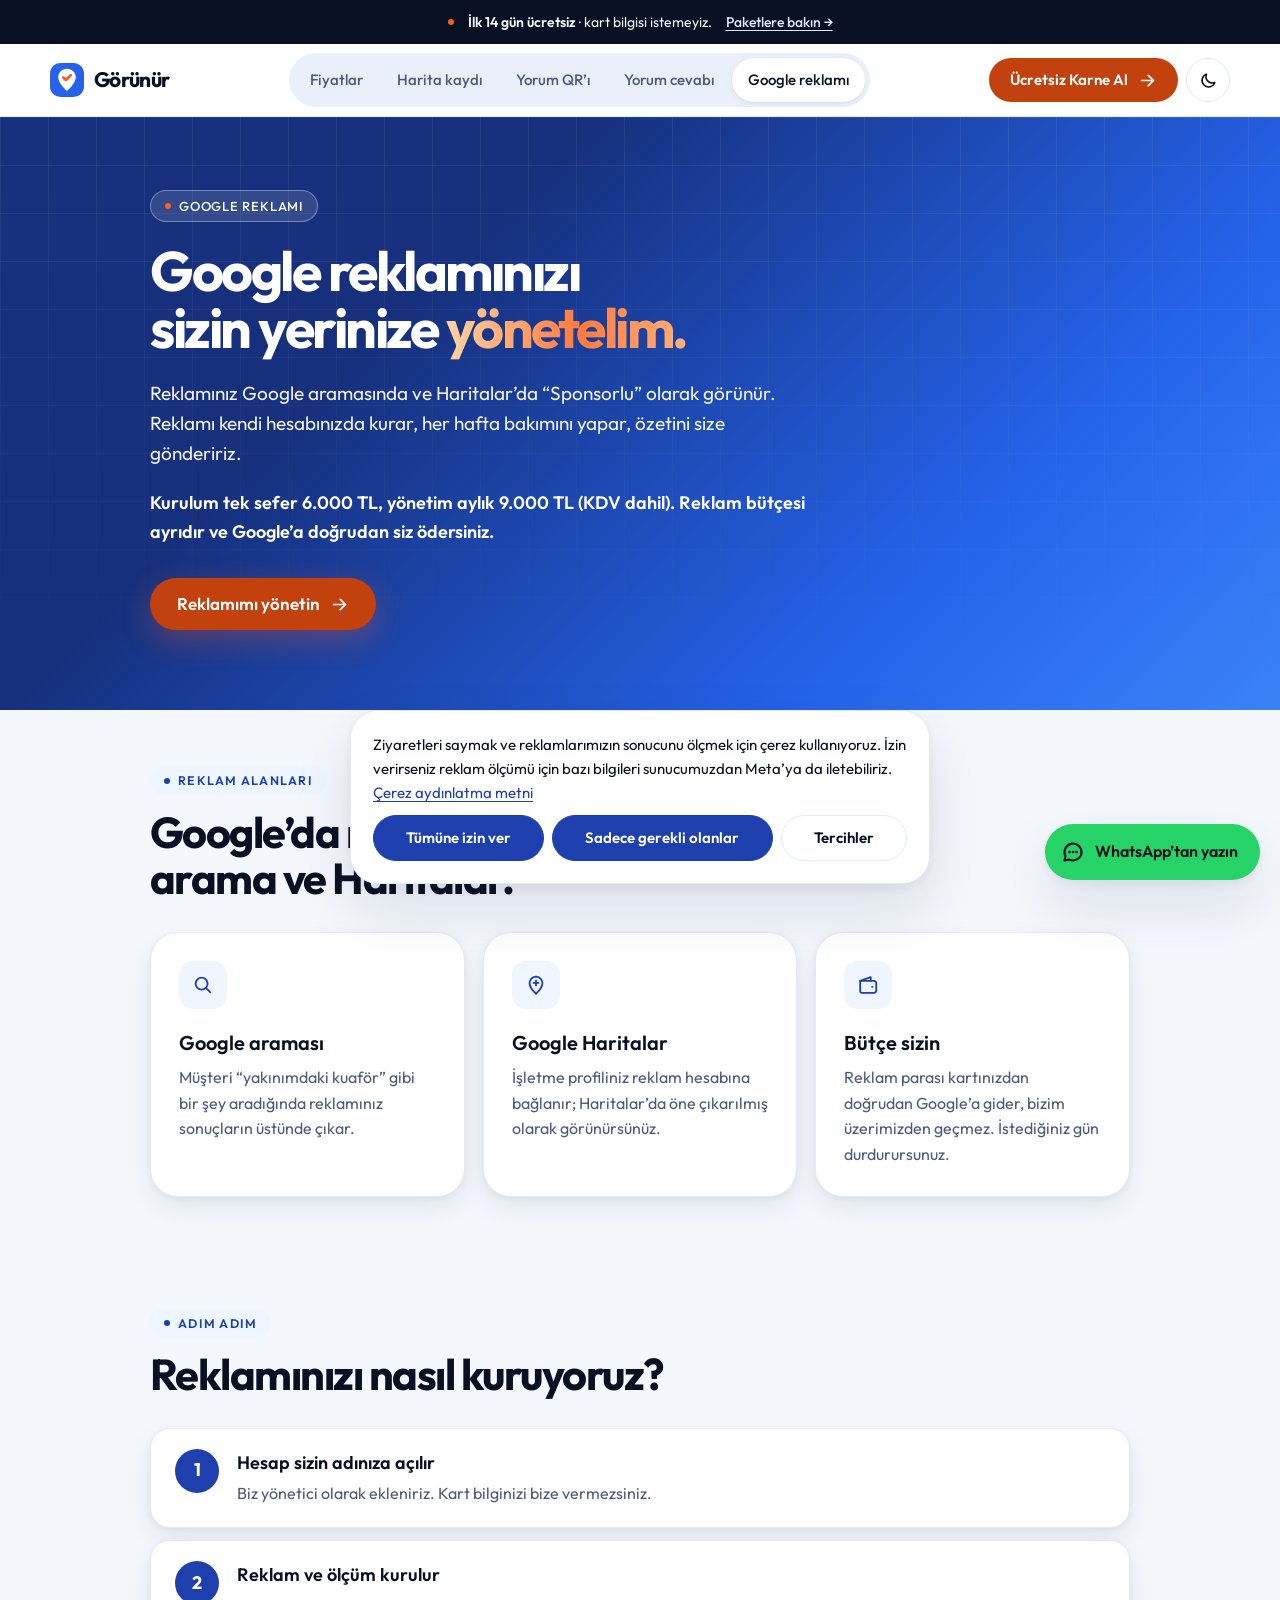
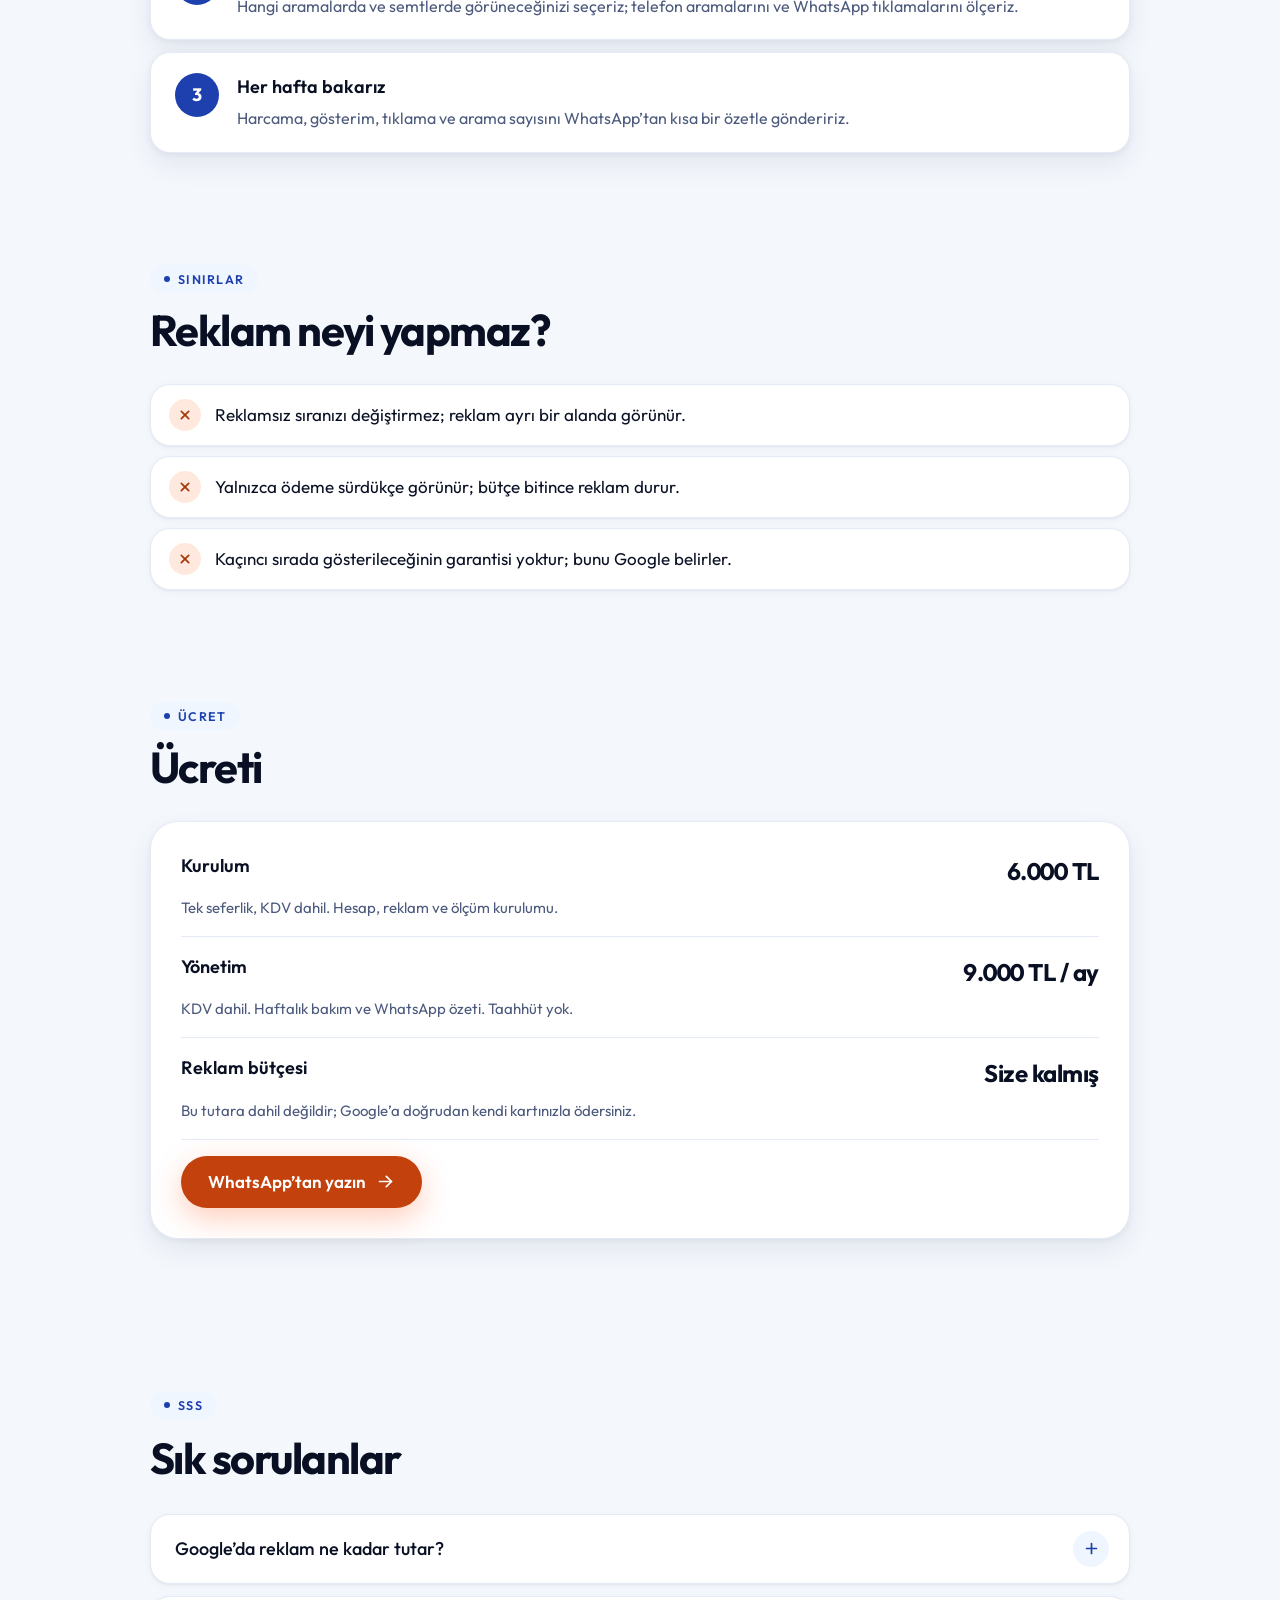
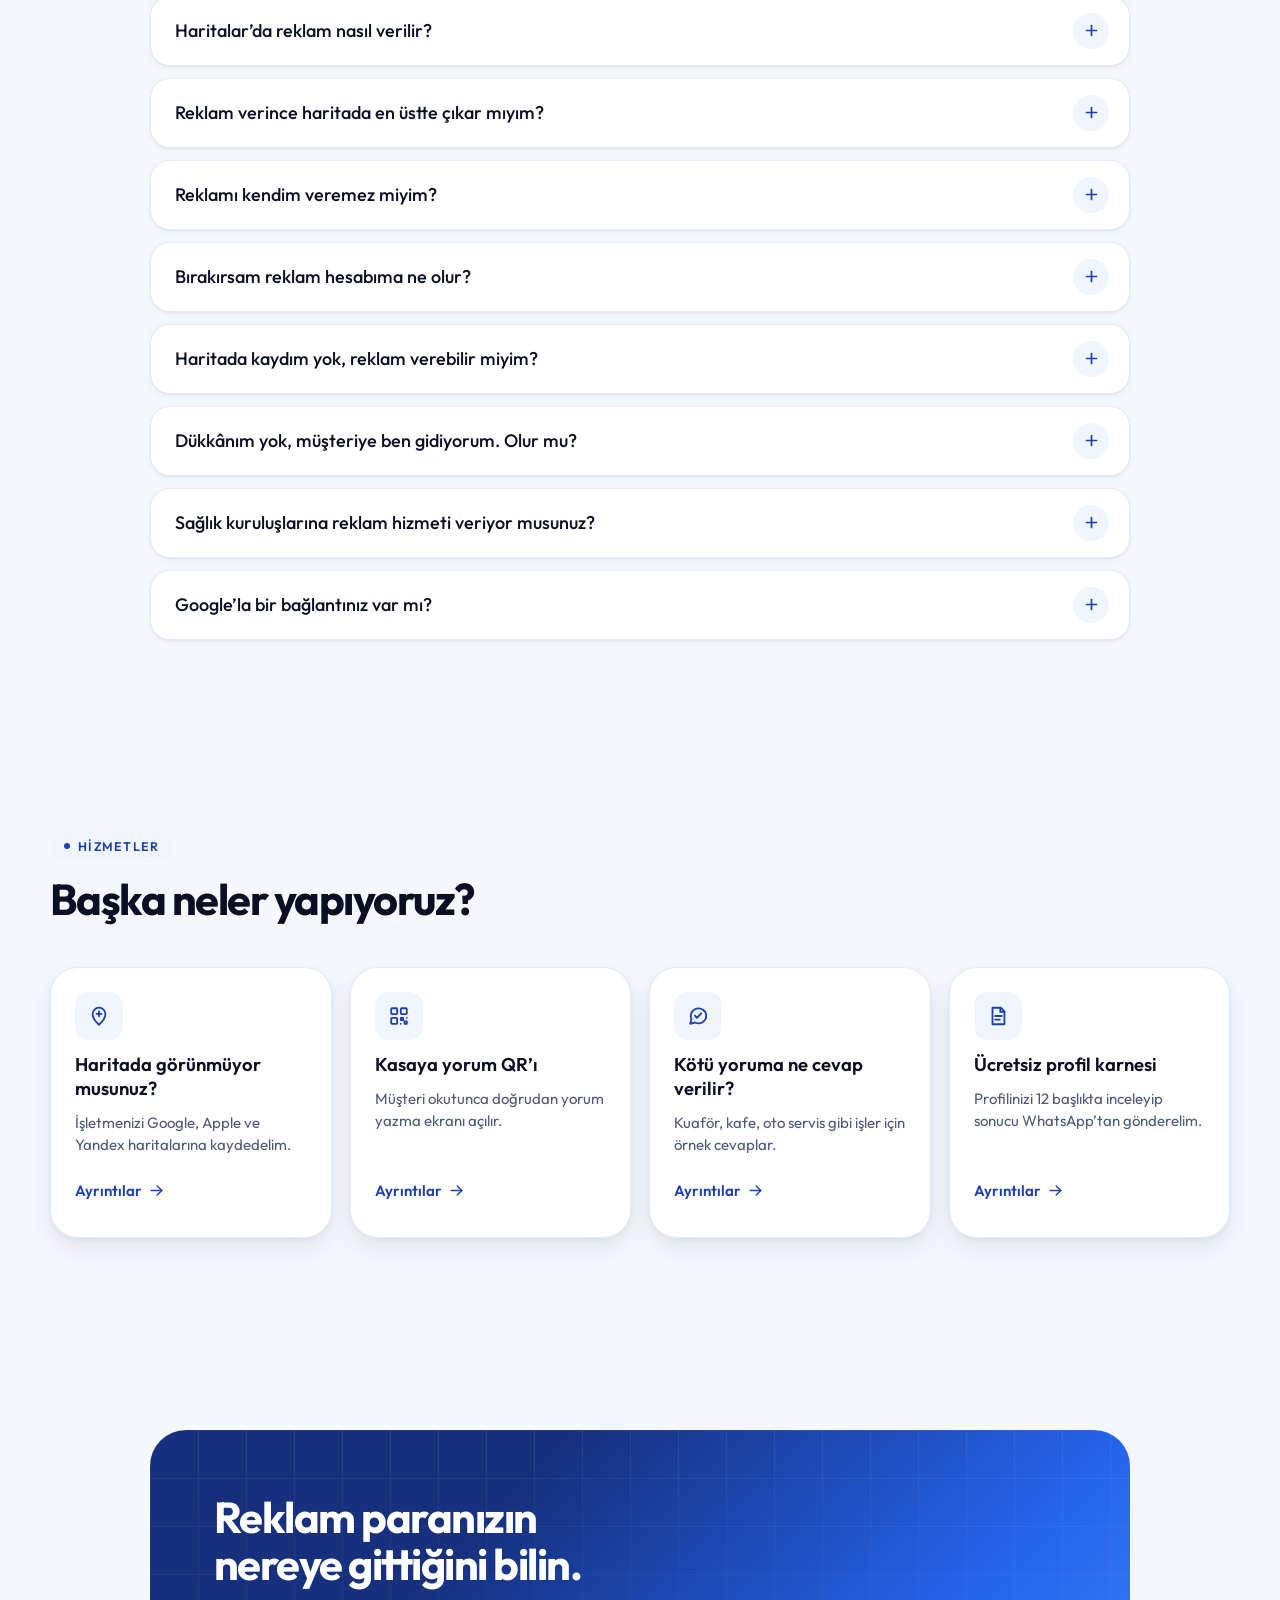
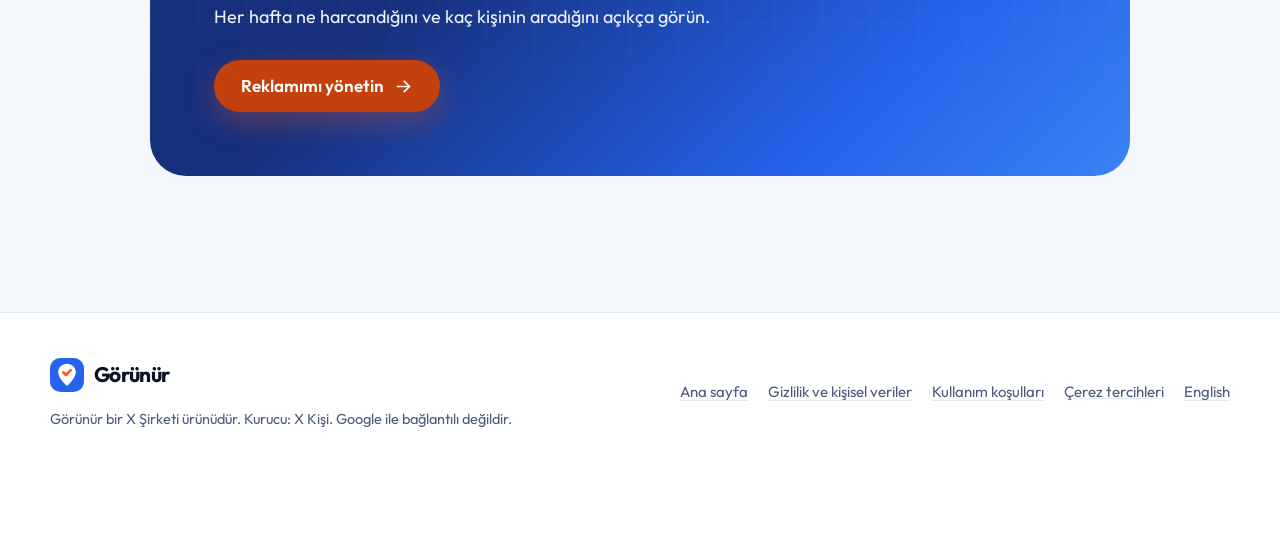
<file: harita-reklami.html>
<!doctype html>
<html lang="tr">
<head>
<meta charset="utf-8">
<meta name="viewport" content="width=device-width, initial-scale=1, viewport-fit=cover">
<title>Google reklam yönetimi — Görünür</title>
<meta name="description" content="Google arama ve Haritalar reklamınızı kendi hesabınızda kurar, her hafta takip eder, özetini WhatsApp’tan göndeririz.">
<link rel="canonical" href="https://gorunur.com/harita-reklami">
<link rel="alternate" hreflang="tr" href="https://gorunur.com/">
<link rel="alternate" hreflang="en" href="https://gorunur.com/en">
<meta property="og:type" content="website">
<meta property="og:site_name" content="Görünür">
<meta property="og:title" content="Google reklam yönetimi — Görünür">
<meta property="og:description" content="Google arama ve Haritalar reklamınızı kendi hesabınızda kurar, her hafta takip eder, özetini WhatsApp’tan göndeririz.">
<meta property="og:url" content="https://gorunur.com/harita-reklami">
<meta property="og:image" content="https://gorunur.com/og-image.png">
<meta property="og:locale" content="tr_TR">
<meta property="og:locale:alternate" content="en_US">
<meta name="twitter:card" content="summary_large_image">
<meta name="theme-color" content="#16307d">
<!-- Doğrulama kodları (Search Console, Bing, Facebook) buraya eklenecek. -->
<!-- Analytics (G-XXXXXXX) ve Meta Pixel yalnızca çerez izniyle yüklenecek; bu sürümde hiç yüklenmez. -->
<script>try{var t=localStorage.getItem('gr-tema');if(t==='dark'||t==='light')document.documentElement.setAttribute('data-theme',t)}catch(e){}</script>
<link rel="icon" href="favicon.svg" type="image/svg+xml">
<link rel="preconnect" href="https://fonts.googleapis.com">
<link rel="preconnect" href="https://fonts.gstatic.com" crossorigin>
<link rel="stylesheet" href="https://fonts.googleapis.com/css2?family=Outfit:wght@400;500;600;700&amp;display=swap">
<link rel="stylesheet" href="style.css">
</head>
<body>
<svg width="0" height="0" style="position:absolute" aria-hidden="true" focusable="false"><defs>
<symbol id="i-chat" viewBox="0 0 24 24"><path d="M21 11.5a8.5 8.5 0 0 1-12.3 7.6L3.5 20.5l1.3-4.8A8.5 8.5 0 1 1 21 11.5z"/><path d="M8.6 11.6l2.3 2.3 4.6-4.7"/></symbol>
<symbol id="i-msg" viewBox="0 0 24 24"><path d="M20.5 12a8.5 8.5 0 0 1-12.4 7.5L3.5 20.5l1-4.4A8.5 8.5 0 1 1 20.5 12z"/><path d="M8.5 12h.01M12 12h.01M15.5 12h.01" stroke-width="2.6"/></symbol>
<symbol id="i-chart" viewBox="0 0 24 24"><path d="M3.5 20.5h17"/><path d="M7 17v-5"/><path d="M12 17V7"/><path d="M17 17v-8"/></symbol>
<symbol id="i-pin" viewBox="0 0 24 24"><path d="M12 21.5s-7-6.1-7-11.6a7 7 0 0 1 14 0c0 5.5-7 11.6-7 11.6z"/><path d="M12 7v5.4"/><path d="M9.3 9.7h5.4"/></symbol>
<symbol id="i-lock" viewBox="0 0 24 24"><rect x="4.5" y="10.5" width="15" height="10.5" rx="2.5"/><path d="M8 10.5V7.5a4 4 0 0 1 8 0v3"/><path d="M12 14.5v2.5"/></symbol>
<symbol id="i-eye" viewBox="0 0 24 24"><path d="M2 12s3.6-7 10-7 10 7 10 7-3.6 7-10 7S2 12 2 12z"/><circle cx="12" cy="12" r="3"/></symbol>
<symbol id="i-undo" viewBox="0 0 24 24"><path d="M9 14 4 9l5-5"/><path d="M4 9h10.5a5.5 5.5 0 0 1 0 11H11"/></symbol>
<symbol id="i-qr" viewBox="0 0 24 24"><rect x="3.5" y="3.5" width="6.5" height="6.5" rx="1"/><rect x="14" y="3.5" width="6.5" height="6.5" rx="1"/><rect x="3.5" y="14" width="6.5" height="6.5" rx="1"/><path d="M14 14h2.5v2.5H14z"/><path d="M20.5 14v.01"/><path d="M14 20.5h.01"/><path d="M18 18h2.5v2.5H18z"/></symbol>
<symbol id="i-mega" viewBox="0 0 24 24"><path d="M3.5 10.5v3a1 1 0 0 0 1 1H7l5 4v-13l-5 4H4.5a1 1 0 0 0-1 1z"/><path d="M15.5 9a4.2 4.2 0 0 1 0 6"/><path d="M18.5 6.3a8 8 0 0 1 0 11.4"/></symbol>
<symbol id="i-arrow" viewBox="0 0 24 24"><path d="M4.5 12h15"/><path d="m13 5.5 6.5 6.5-6.5 6.5"/></symbol>
<symbol id="i-check" viewBox="0 0 24 24"><path d="m5 12.5 4.3 4.3L19 7.2"/></symbol>
<symbol id="i-x" viewBox="0 0 24 24"><path d="m6.5 6.5 11 11"/><path d="m17.5 6.5-11 11"/></symbol>
<symbol id="i-plus" viewBox="0 0 24 24"><path d="M12 5v14"/><path d="M5 12h14"/></symbol>
<symbol id="i-moon" viewBox="0 0 24 24"><path d="M20 14.6A8.2 8.2 0 0 1 9.4 4 8.3 8.3 0 1 0 20 14.6z"/></symbol>
<symbol id="i-sun" viewBox="0 0 24 24"><circle cx="12" cy="12" r="4"/><path d="M12 2.5v2M12 19.5v2M2.5 12h2M19.5 12h2M5.3 5.3l1.4 1.4M17.3 17.3l1.4 1.4M5.3 18.7l1.4-1.4M17.3 6.7l1.4-1.4"/></symbol>
<symbol id="i-menu" viewBox="0 0 24 24"><path d="M4 7h16M4 12h16M4 17h16"/></symbol>
<symbol id="i-close" viewBox="0 0 24 24"><path d="m6 6 12 12M18 6 6 18"/></symbol>
<symbol id="i-pause" viewBox="0 0 24 24"><path d="M9 5.5v13M15 5.5v13" stroke-width="2.6"/></symbol>
<symbol id="i-play" viewBox="0 0 24 24"><path d="M8 5.5v13l10.5-6.5z" style="fill:currentColor"/></symbol>
<symbol id="i-warn" viewBox="0 0 24 24"><path d="M12 3.5 21.5 20h-19z"/><path d="M12 10v4.5"/><path d="M12 17.3v.2"/></symbol>
<symbol id="i-phone" viewBox="0 0 24 24"><rect x="6.5" y="2.5" width="11" height="19" rx="2.5"/><path d="M11 18.5h2"/></symbol>
<symbol id="i-nav" viewBox="0 0 24 24"><path d="M3.5 11 20.5 3.5 13 20.5l-1.9-7.6z"/></symbol>
<symbol id="i-search" viewBox="0 0 24 24"><circle cx="10.5" cy="10.5" r="6.5"/><path d="m20 20-4.5-4.5"/></symbol>
<symbol id="i-wallet" viewBox="0 0 24 24"><path d="M3.5 7.5h15a2.5 2.5 0 0 1 2.5 2.5v8a2.5 2.5 0 0 1-2.5 2.5h-13a2 2 0 0 1-2-2z"/><path d="M3.5 7.5 15 3.5v4"/><path d="M16.5 14h.5"/></symbol>
<symbol id="i-doc" viewBox="0 0 24 24"><path d="M6 3h9l4 4v14H6z"/><path d="M14.5 3v4.5H19"/><path d="M9 12h7"/><path d="M9 16h5"/></symbol>
</defs></svg>
<a class="skip" href="#main">İçeriğe geç</a>
<div class="announce"><div class="wrap"><span class="dot" aria-hidden="true"></span><span><b>İlk 14 gün ücretsiz</b><span class="ann-more"> · kart bilgisi istemeyiz.</span></span><a href="fiyatlar.html">Paketlere bakın →</a></div></div>
<header class="site-header">
  <div class="wrap">
    <a class="brand" href="index.html" aria-label="Görünür ana sayfa"><svg class="brand-mark" viewBox="0 0 32 32" aria-hidden="true"><rect class="m-bg" width="32" height="32" rx="10"/><path class="m-fg" d="M16 5.5c-4.6 0-8.3 3.5-8.3 8 0 5.8 8.3 12.9 8.3 12.9s8.3-7.1 8.3-12.9c0-4.5-3.7-8-8.3-8z"/><path class="m-ck" d="m12.6 13.6 2.4 2.4 4.5-4.6"/></svg><span>Görünür</span></a>
    <nav class="nav-capsule" aria-label="Ana menü">
      <a class="nav-link" href="fiyatlar.html">Fiyatlar</a>
      <a class="nav-link" href="harita-kaydi.html">Harita kaydı</a>
      <a class="nav-link" href="yorum-karti.html">Yorum QR’ı</a>
      <a class="nav-link" href="yorum-cevabi.html">Yorum cevabı</a>
      <a class="nav-link" href="harita-reklami.html" aria-current="page">Google reklamı</a>
    </nav>
    <div class="header-actions">
      <a class="btn btn--primary nav-cta" href="karne.html">Ücretsiz Karne Al <svg class="icon" aria-hidden="true"><use href="#i-arrow"/></svg></a>
      <button class="icon-btn theme-btn" type="button" aria-label="Temayı değiştir"><svg class="icon ic-moon" aria-hidden="true"><use href="#i-moon"/></svg><svg class="icon ic-sun" aria-hidden="true"><use href="#i-sun"/></svg></button>
      <button class="icon-btn menu-btn" type="button" aria-expanded="false" aria-controls="mobile-menu" aria-label="Menüyü aç" data-open-label="Menüyü aç" data-close-label="Menüyü kapat"><svg class="icon ic-menu" aria-hidden="true"><use href="#i-menu"/></svg><svg class="icon ic-close" aria-hidden="true"><use href="#i-close"/></svg></button>
    </div>
  </div>
  <div class="mobile-menu" id="mobile-menu" hidden>
    <nav class="wrap" aria-label="Mobil menü">
      <a class="m-link" href="index.html">Ana sayfa <svg class="icon" aria-hidden="true"><use href="#i-arrow"/></svg></a>
      <a class="m-link" href="fiyatlar.html">Fiyatlar <svg class="icon" aria-hidden="true"><use href="#i-arrow"/></svg></a>
      <a class="m-link" href="harita-kaydi.html">Harita kaydı <svg class="icon" aria-hidden="true"><use href="#i-arrow"/></svg></a>
      <a class="m-link" href="yorum-karti.html">Yorum QR’ı <svg class="icon" aria-hidden="true"><use href="#i-arrow"/></svg></a>
      <a class="m-link" href="yorum-cevabi.html">Yorum cevabı <svg class="icon" aria-hidden="true"><use href="#i-arrow"/></svg></a>
      <a class="m-link" href="harita-reklami.html" aria-current="page">Google reklamı <svg class="icon" aria-hidden="true"><use href="#i-arrow"/></svg></a>
      <a class="m-link" href="karne.html">Ücretsiz profil karnesi <svg class="icon" aria-hidden="true"><use href="#i-arrow"/></svg></a>
      <div class="m-row">
        <a class="btn btn--primary btn--sm" href="karne.html">Ücretsiz Karne Al <svg class="icon" aria-hidden="true"><use href="#i-arrow"/></svg></a>
        <button class="m-theme theme-btn" type="button"><svg class="icon ic-moon" aria-hidden="true"><use href="#i-moon"/></svg><svg class="icon ic-sun" aria-hidden="true"><use href="#i-sun"/></svg><span>Tema</span></button>
      </div>
    </nav>
  </div>
</header>
<main id="main">

<section class="page-hero">
  <div class="wrap wrap--page">
    <span class="tag">Google reklamı</span>
    <h1 class="h1 h1--sub">Google reklamınızı sizin yerinize <span class="grad">yönetelim.</span></h1>
    <p class="lead">Reklamınız Google aramasında ve Haritalar’da “Sponsorlu” olarak görünür. Reklamı kendi hesabınızda kurar, her hafta bakımını yapar, özetini size göndeririz.</p>
    <p class="price-line">Kurulum tek sefer 6.000 TL, yönetim aylık 9.000 TL (KDV dahil). Reklam bütçesi ayrıdır ve Google’a doğrudan siz ödersiniz.</p>
    <div class="cta-block"><a class="btn btn--primary" href="https://wa.me/905xxxxxxxxx" data-wa="reklam">Reklamımı yönetin <svg class="icon" aria-hidden="true"><use href="#i-arrow"/></svg></a></div>
  </div>
</section>
<section class="block">
  <div class="wrap wrap--page">
    <div class="block-head"><span class="eyebrow">Reklam alanları</span><h2 class="h2">Google’da reklam verme: arama ve Haritalar.</h2></div>
    <div class="cards3">
<div class="card"><span class="card-ic"><svg class="icon" aria-hidden="true"><use href="#i-search"/></svg></span><h3>Google araması</h3><p>Müşteri “yakınımdaki kuaför” gibi bir şey aradığında reklamınız sonuçların üstünde çıkar.</p></div>
<div class="card"><span class="card-ic"><svg class="icon" aria-hidden="true"><use href="#i-pin"/></svg></span><h3>Google Haritalar</h3><p>İşletme profiliniz reklam hesabına bağlanır; Haritalar’da öne çıkarılmış olarak görünürsünüz.</p></div>
<div class="card"><span class="card-ic"><svg class="icon" aria-hidden="true"><use href="#i-wallet"/></svg></span><h3>Bütçe sizin</h3><p>Reklam parası kartınızdan doğrudan Google’a gider, bizim üzerimizden geçmez. İstediğiniz gün durdurursunuz.</p></div>
</div>
  </div>
</section>
<section class="block">
  <div class="wrap wrap--page">
    <div class="block-head"><span class="eyebrow">Adım adım</span><h2 class="h2">Reklamınızı nasıl kuruyoruz?</h2></div>
    <ol class="steps">
<li><div><b>Hesap sizin adınıza açılır</b><span>Biz yönetici olarak ekleniriz. Kart bilginizi bize vermezsiniz.</span></div></li>
<li><div><b>Reklam ve ölçüm kurulur</b><span>Hangi aramalarda ve semtlerde görüneceğinizi seçeriz; telefon aramalarını ve WhatsApp tıklamalarını ölçeriz.</span></div></li>
<li><div><b>Her hafta bakarız</b><span>Harcama, gösterim, tıklama ve arama sayısını WhatsApp’tan kısa bir özetle göndeririz.</span></div></li>
</ol>
  </div>
</section>
<section class="block">
  <div class="wrap wrap--page">
    <div class="block-head"><span class="eyebrow">Sınırlar</span><h2 class="h2">Reklam neyi yapmaz?</h2></div>
    <ul class="checklist checklist--no">
<li><span class="mk"><svg class="icon" aria-hidden="true"><use href="#i-x"/></svg></span><span>Reklamsız sıranızı değiştirmez; reklam ayrı bir alanda görünür.</span></li>
<li><span class="mk"><svg class="icon" aria-hidden="true"><use href="#i-x"/></svg></span><span>Yalnızca ödeme sürdükçe görünür; bütçe bitince reklam durur.</span></li>
<li><span class="mk"><svg class="icon" aria-hidden="true"><use href="#i-x"/></svg></span><span>Kaçıncı sırada gösterileceğinin garantisi yoktur; bunu Google belirler.</span></li>
</ul>
  </div>
</section>
<section class="block">
  <div class="wrap wrap--page">
    <div class="block-head"><span class="eyebrow">Ücret</span><h2 class="h2">Ücreti</h2></div>
    <div class="fee-box">
  <div class="fee-row"><b>Kurulum</b><span class="amt">6.000 TL</span><p>Tek seferlik, KDV dahil. Hesap, reklam ve ölçüm kurulumu.</p></div>
  <div class="fee-row"><b>Yönetim</b><span class="amt">9.000 TL / ay</span><p>KDV dahil. Haftalık bakım ve WhatsApp özeti. Taahhüt yok.</p></div>
  <div class="fee-row"><b>Reklam bütçesi</b><span class="amt">Size kalmış</span><p>Bu tutara dahil değildir; Google’a doğrudan kendi kartınızla ödersiniz.</p></div>
  <div><a class="btn btn--primary" href="https://wa.me/905xxxxxxxxx" data-wa="reklam">WhatsApp’tan yazın <svg class="icon" aria-hidden="true"><use href="#i-arrow"/></svg></a></div>
</div>
  </div>
</section>
<section class="section faq faq--single">
  <div class="wrap wrap--page">
    <div class="faq-side"><span class="eyebrow">SSS</span><h2 class="h2">Sık sorulanlar</h2></div>
    <div class="faq-list">
<details class="qa"><summary>Google’da reklam ne kadar tutar?<span class="qa-badge"><svg class="icon" aria-hidden="true"><use href="#i-plus"/></svg></span></summary><div class="qa-a"><p>Bütçeyi siz belirlersiniz; günlük küçük bir tutarla başlanabilir. Tıklama başı maliyet sektöre ve semte göre değişir. İlk görüşmede size uygun bir başlangıç bütçesi öneririz.</p></div></details>
<details class="qa"><summary>Haritalar’da reklam nasıl verilir?<span class="qa-badge"><svg class="icon" aria-hidden="true"><use href="#i-plus"/></svg></span></summary><div class="qa-a"><p>İşletme profiliniz reklam hesabına bağlanır ve konum uzantısı açılır. Böylece reklamınız Haritalar’da da görünür.</p></div></details>
<details class="qa"><summary>Reklam verince haritada en üstte çıkar mıyım?<span class="qa-badge"><svg class="icon" aria-hidden="true"><use href="#i-plus"/></svg></span></summary><div class="qa-a"><p>Reklamınız “Sponsorlu” olarak üst alanda görünebilir ama sırası garanti değildir. Reklamsız sıranız ise reklamdan etkilenmez.</p></div></details>
<details class="qa"><summary>Reklamı kendim veremez miyim?<span class="qa-badge"><svg class="icon" aria-hidden="true"><use href="#i-plus"/></svg></span></summary><div class="qa-a"><p>Verebilirsiniz. Biz zamanı olmayanlar için kurulum, ölçüm ve haftalık bakımı üstleniyoruz.</p></div></details>
<details class="qa"><summary>Bırakırsam reklam hesabıma ne olur?<span class="qa-badge"><svg class="icon" aria-hidden="true"><use href="#i-plus"/></svg></span></summary><div class="qa-a"><p>Hesap zaten sizin adınızadır. Biz yönetici erişimimizi kaldırırız; hesap ve geçmiş veriler sizde kalır.</p></div></details>
<details class="qa"><summary>Haritada kaydım yok, reklam verebilir miyim?<span class="qa-badge"><svg class="icon" aria-hidden="true"><use href="#i-plus"/></svg></span></summary><div class="qa-a"><p>Arama reklamı verebilirsiniz. Haritalar’da görünmek için önce <a href="harita-kaydi.html">harita kaydınızı</a> açmamız gerekir.</p></div></details>
<details class="qa"><summary>Dükkânım yok, müşteriye ben gidiyorum. Olur mu?<span class="qa-badge"><svg class="icon" aria-hidden="true"><use href="#i-plus"/></svg></span></summary><div class="qa-a"><p>Olur. Hizmet verdiğiniz bölgeyi tanımlarız; adresinizi göstermeden o bölgede reklam çıkarız.</p></div></details>
<details class="qa"><summary>Sağlık kuruluşlarına reklam hizmeti veriyor musunuz?<span class="qa-badge"><svg class="icon" aria-hidden="true"><use href="#i-plus"/></svg></span></summary><div class="qa-a"><p>Sağlık alanında reklam kuralları sıkıdır. Bu nedenle sağlık kuruluşlarına şimdilik reklam yönetimi hizmeti vermiyoruz.</p></div></details>
<details class="qa"><summary>Google’la bir bağlantınız var mı?<span class="qa-badge"><svg class="icon" aria-hidden="true"><use href="#i-plus"/></svg></span></summary><div class="qa-a"><p>Yok. Bağımsız bir hizmetiz; reklam hesabınıza yalnızca sizin verdiğiniz yetkiyle erişiriz.</p></div></details>
    </div>
  </div>
</section>
<section class="section others">
  <div class="wrap">
    <div class="section-head"><span class="eyebrow">Hizmetler</span><h2 class="h2">Başka neler yapıyoruz?</h2></div>
    <div class="others-grid">
<a class="other" href="harita-kaydi.html"><span class="other-ic"><svg class="icon" aria-hidden="true"><use href="#i-pin"/></svg></span><span class="other-t">Haritada görünmüyor musunuz?</span><span class="other-d">İşletmenizi Google, Apple ve Yandex haritalarına kaydedelim.</span><span class="other-more">Ayrıntılar <svg class="icon" aria-hidden="true"><use href="#i-arrow"/></svg></span><span class="other-arrow"><svg class="icon" aria-hidden="true"><use href="#i-arrow"/></svg></span></a>
<a class="other" href="yorum-karti.html"><span class="other-ic"><svg class="icon" aria-hidden="true"><use href="#i-qr"/></svg></span><span class="other-t">Kasaya yorum QR’ı</span><span class="other-d">Müşteri okutunca doğrudan yorum yazma ekranı açılır.</span><span class="other-more">Ayrıntılar <svg class="icon" aria-hidden="true"><use href="#i-arrow"/></svg></span><span class="other-arrow"><svg class="icon" aria-hidden="true"><use href="#i-arrow"/></svg></span></a>
<a class="other" href="yorum-cevabi.html"><span class="other-ic"><svg class="icon" aria-hidden="true"><use href="#i-chat"/></svg></span><span class="other-t">Kötü yoruma ne cevap verilir?</span><span class="other-d">Kuaför, kafe, oto servis gibi işler için örnek cevaplar.</span><span class="other-more">Ayrıntılar <svg class="icon" aria-hidden="true"><use href="#i-arrow"/></svg></span><span class="other-arrow"><svg class="icon" aria-hidden="true"><use href="#i-arrow"/></svg></span></a>
<a class="other" href="karne.html"><span class="other-ic"><svg class="icon" aria-hidden="true"><use href="#i-doc"/></svg></span><span class="other-t">Ücretsiz profil karnesi</span><span class="other-d">Profilinizi 12 başlıkta inceleyip sonucu WhatsApp’tan gönderelim.</span><span class="other-more">Ayrıntılar <svg class="icon" aria-hidden="true"><use href="#i-arrow"/></svg></span><span class="other-arrow"><svg class="icon" aria-hidden="true"><use href="#i-arrow"/></svg></span></a>
    </div>
  </div>
</section>
<section class="section">
  <div class="wrap wrap--page">
    <div class="band final-cta">
      <h2 class="h2">Reklam paranızın nereye gittiğini bilin.</h2>
      <p>Her hafta ne harcandığını ve kaç kişinin aradığını açıkça görün.</p>
      <a class="btn btn--primary" href="https://wa.me/905xxxxxxxxx" data-wa="reklam">Reklamımı yönetin <svg class="icon" aria-hidden="true"><use href="#i-arrow"/></svg></a>
    </div>
  </div>
</section>

</main>
<footer class="site-footer">
  <div class="wrap">
    <div class="footer-brand"><a class="brand" href="index.html"><svg class="brand-mark" viewBox="0 0 32 32" aria-hidden="true"><rect class="m-bg" width="32" height="32" rx="10"/><path class="m-fg" d="M16 5.5c-4.6 0-8.3 3.5-8.3 8 0 5.8 8.3 12.9 8.3 12.9s8.3-7.1 8.3-12.9c0-4.5-3.7-8-8.3-8z"/><path class="m-ck" d="m12.6 13.6 2.4 2.4 4.5-4.6"/></svg><span>Görünür</span></a><p class="footer-text">Görünür bir X Şirketi ürünüdür. Kurucu: X Kişi. Google ile bağlantılı değildir.</p></div>
    <nav class="footer-links" aria-label="Alt bilgi">
      <a href="index.html">Ana sayfa</a>
      <a href="gizlilik.html">Gizlilik ve kişisel veriler</a>
      <a href="kosullar.html">Kullanım koşulları</a>
      <button type="button" data-open-cookie>Çerez tercihleri</button>
      <a href="en.html" hreflang="en">English</a>
    </nav>
  </div>
</footer>
<a class="wa-float" href="https://wa.me/905xxxxxxxxx" data-wa="genel"><svg class="icon" aria-hidden="true"><use href="#i-msg"/></svg><span>WhatsApp’tan yazın</span></a>
<div class="cookie" id="cookie" role="dialog" aria-label="Çerez seçimi" hidden>
  <div data-view="main" class="cookie-pref">
    <p>Ziyaretleri saymak ve reklamlarımızın sonucunu ölçmek için çerez kullanıyoruz. İzin verirseniz reklam ölçümü için bazı bilgileri sunucumuzdan Meta’ya da iletebiliriz. <a href="cerezler.html">Çerez aydınlatma metni</a></p>
    <div class="cookie-actions">
      <button type="button" class="btn-solid" data-ck="all">Tümüne izin ver</button>
      <button type="button" class="btn-solid" data-ck="necessary">Sadece gerekli olanlar</button>
      <button type="button" class="btn-ghost" data-ck="prefs">Tercihler</button>
    </div>
  </div>
  <div data-view="prefs" class="cookie-pref" hidden>
    <p><b>Çerez tercihleri</b></p>
    <label class="cookie-opt" for="ck-analytics"><input type="checkbox" id="ck-analytics"><span><b>Ziyaret sayımı (Google Analytics)</b><span>Siteye kaç kişinin geldiğini ve hangi sayfaların okunduğunu görmemizi sağlar.</span></span></label>
    <label class="cookie-opt" for="ck-ads"><input type="checkbox" id="ck-ads"><span><b>Reklam (Meta Pixel)</b><span>Facebook ve Instagram reklamlarımızı ölçmek için Meta’ya çerez kimliği, IP adresi, tarayıcı bilgisi, sayfa adresi ve buton tıklamaları gönderilir.</span></span></label>
    <div class="cookie-actions">
      <button type="button" class="btn-solid" data-ck="save">Seçimi kaydet</button>
      <button type="button" class="btn-solid" data-ck="necessary">Sadece gerekli olanlar</button>
    </div>
  </div>
</div>
<script src="main.js"></script>
</body>
</html>
</file>
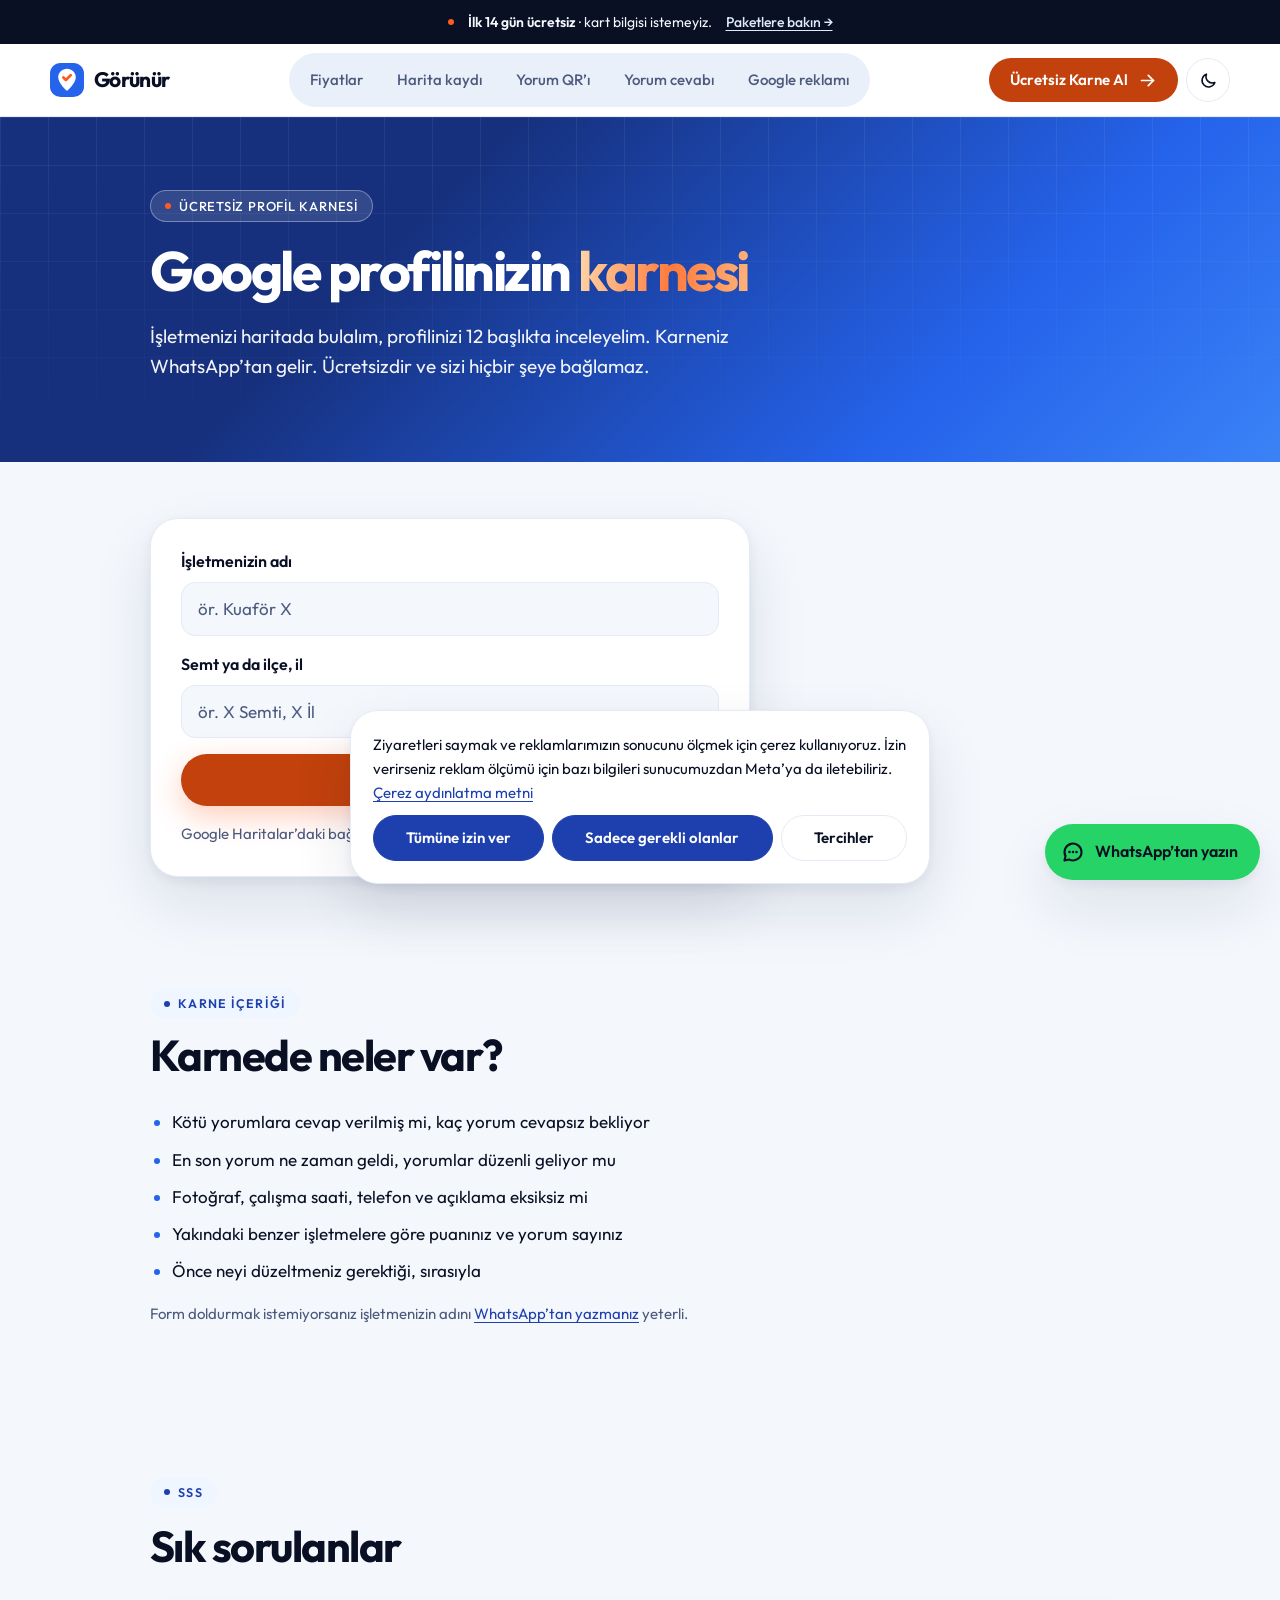
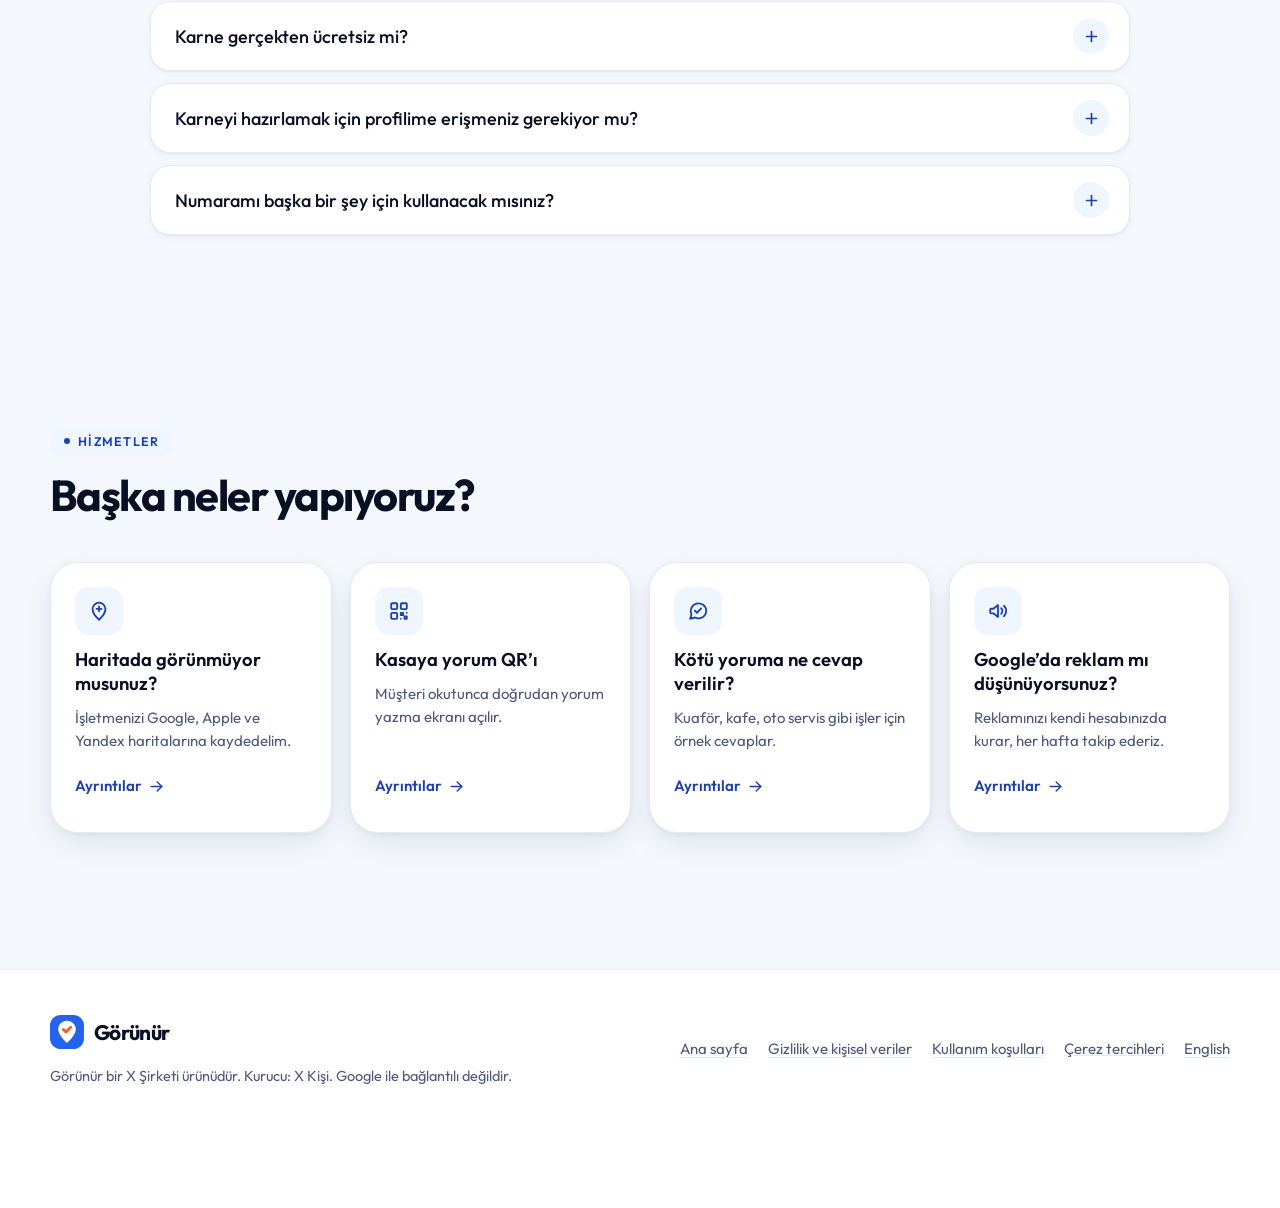
<file: karne.html>
<!doctype html>
<html lang="tr">
<head>
<meta charset="utf-8">
<meta name="viewport" content="width=device-width, initial-scale=1, viewport-fit=cover">
<title>Ücretsiz Google profil karnesi — Görünür</title>
<meta name="description" content="Google İşletme Profilinizi 12 başlıkta inceleyip karnenizi WhatsApp’tan gönderelim. Ücretsiz ve bağlayıcı değil.">
<link rel="canonical" href="https://gorunur.com/karne">
<link rel="alternate" hreflang="tr" href="https://gorunur.com/">
<link rel="alternate" hreflang="en" href="https://gorunur.com/en">
<meta property="og:type" content="website">
<meta property="og:site_name" content="Görünür">
<meta property="og:title" content="Ücretsiz Google profil karnesi — Görünür">
<meta property="og:description" content="Google İşletme Profilinizi 12 başlıkta inceleyip karnenizi WhatsApp’tan gönderelim. Ücretsiz ve bağlayıcı değil.">
<meta property="og:url" content="https://gorunur.com/karne">
<meta property="og:image" content="https://gorunur.com/og-image.png">
<meta property="og:locale" content="tr_TR">
<meta property="og:locale:alternate" content="en_US">
<meta name="twitter:card" content="summary_large_image">
<meta name="theme-color" content="#16307d">
<!-- Doğrulama kodları (Search Console, Bing, Facebook) buraya eklenecek. -->
<!-- Analytics (G-XXXXXXX) ve Meta Pixel yalnızca çerez izniyle yüklenecek; bu sürümde hiç yüklenmez. -->
<script>try{var t=localStorage.getItem('gr-tema');if(t==='dark'||t==='light')document.documentElement.setAttribute('data-theme',t)}catch(e){}</script>
<link rel="icon" href="favicon.svg" type="image/svg+xml">
<link rel="preconnect" href="https://fonts.googleapis.com">
<link rel="preconnect" href="https://fonts.gstatic.com" crossorigin>
<link rel="stylesheet" href="https://fonts.googleapis.com/css2?family=Outfit:wght@400;500;600;700&amp;display=swap">
<link rel="stylesheet" href="style.css">
</head>
<body>
<svg width="0" height="0" style="position:absolute" aria-hidden="true" focusable="false"><defs>
<symbol id="i-chat" viewBox="0 0 24 24"><path d="M21 11.5a8.5 8.5 0 0 1-12.3 7.6L3.5 20.5l1.3-4.8A8.5 8.5 0 1 1 21 11.5z"/><path d="M8.6 11.6l2.3 2.3 4.6-4.7"/></symbol>
<symbol id="i-msg" viewBox="0 0 24 24"><path d="M20.5 12a8.5 8.5 0 0 1-12.4 7.5L3.5 20.5l1-4.4A8.5 8.5 0 1 1 20.5 12z"/><path d="M8.5 12h.01M12 12h.01M15.5 12h.01" stroke-width="2.6"/></symbol>
<symbol id="i-chart" viewBox="0 0 24 24"><path d="M3.5 20.5h17"/><path d="M7 17v-5"/><path d="M12 17V7"/><path d="M17 17v-8"/></symbol>
<symbol id="i-pin" viewBox="0 0 24 24"><path d="M12 21.5s-7-6.1-7-11.6a7 7 0 0 1 14 0c0 5.5-7 11.6-7 11.6z"/><path d="M12 7v5.4"/><path d="M9.3 9.7h5.4"/></symbol>
<symbol id="i-lock" viewBox="0 0 24 24"><rect x="4.5" y="10.5" width="15" height="10.5" rx="2.5"/><path d="M8 10.5V7.5a4 4 0 0 1 8 0v3"/><path d="M12 14.5v2.5"/></symbol>
<symbol id="i-eye" viewBox="0 0 24 24"><path d="M2 12s3.6-7 10-7 10 7 10 7-3.6 7-10 7S2 12 2 12z"/><circle cx="12" cy="12" r="3"/></symbol>
<symbol id="i-undo" viewBox="0 0 24 24"><path d="M9 14 4 9l5-5"/><path d="M4 9h10.5a5.5 5.5 0 0 1 0 11H11"/></symbol>
<symbol id="i-qr" viewBox="0 0 24 24"><rect x="3.5" y="3.5" width="6.5" height="6.5" rx="1"/><rect x="14" y="3.5" width="6.5" height="6.5" rx="1"/><rect x="3.5" y="14" width="6.5" height="6.5" rx="1"/><path d="M14 14h2.5v2.5H14z"/><path d="M20.5 14v.01"/><path d="M14 20.5h.01"/><path d="M18 18h2.5v2.5H18z"/></symbol>
<symbol id="i-mega" viewBox="0 0 24 24"><path d="M3.5 10.5v3a1 1 0 0 0 1 1H7l5 4v-13l-5 4H4.5a1 1 0 0 0-1 1z"/><path d="M15.5 9a4.2 4.2 0 0 1 0 6"/><path d="M18.5 6.3a8 8 0 0 1 0 11.4"/></symbol>
<symbol id="i-arrow" viewBox="0 0 24 24"><path d="M4.5 12h15"/><path d="m13 5.5 6.5 6.5-6.5 6.5"/></symbol>
<symbol id="i-check" viewBox="0 0 24 24"><path d="m5 12.5 4.3 4.3L19 7.2"/></symbol>
<symbol id="i-x" viewBox="0 0 24 24"><path d="m6.5 6.5 11 11"/><path d="m17.5 6.5-11 11"/></symbol>
<symbol id="i-plus" viewBox="0 0 24 24"><path d="M12 5v14"/><path d="M5 12h14"/></symbol>
<symbol id="i-moon" viewBox="0 0 24 24"><path d="M20 14.6A8.2 8.2 0 0 1 9.4 4 8.3 8.3 0 1 0 20 14.6z"/></symbol>
<symbol id="i-sun" viewBox="0 0 24 24"><circle cx="12" cy="12" r="4"/><path d="M12 2.5v2M12 19.5v2M2.5 12h2M19.5 12h2M5.3 5.3l1.4 1.4M17.3 17.3l1.4 1.4M5.3 18.7l1.4-1.4M17.3 6.7l1.4-1.4"/></symbol>
<symbol id="i-menu" viewBox="0 0 24 24"><path d="M4 7h16M4 12h16M4 17h16"/></symbol>
<symbol id="i-close" viewBox="0 0 24 24"><path d="m6 6 12 12M18 6 6 18"/></symbol>
<symbol id="i-pause" viewBox="0 0 24 24"><path d="M9 5.5v13M15 5.5v13" stroke-width="2.6"/></symbol>
<symbol id="i-play" viewBox="0 0 24 24"><path d="M8 5.5v13l10.5-6.5z" style="fill:currentColor"/></symbol>
<symbol id="i-warn" viewBox="0 0 24 24"><path d="M12 3.5 21.5 20h-19z"/><path d="M12 10v4.5"/><path d="M12 17.3v.2"/></symbol>
<symbol id="i-phone" viewBox="0 0 24 24"><rect x="6.5" y="2.5" width="11" height="19" rx="2.5"/><path d="M11 18.5h2"/></symbol>
<symbol id="i-nav" viewBox="0 0 24 24"><path d="M3.5 11 20.5 3.5 13 20.5l-1.9-7.6z"/></symbol>
<symbol id="i-search" viewBox="0 0 24 24"><circle cx="10.5" cy="10.5" r="6.5"/><path d="m20 20-4.5-4.5"/></symbol>
<symbol id="i-wallet" viewBox="0 0 24 24"><path d="M3.5 7.5h15a2.5 2.5 0 0 1 2.5 2.5v8a2.5 2.5 0 0 1-2.5 2.5h-13a2 2 0 0 1-2-2z"/><path d="M3.5 7.5 15 3.5v4"/><path d="M16.5 14h.5"/></symbol>
<symbol id="i-doc" viewBox="0 0 24 24"><path d="M6 3h9l4 4v14H6z"/><path d="M14.5 3v4.5H19"/><path d="M9 12h7"/><path d="M9 16h5"/></symbol>
</defs></svg>
<a class="skip" href="#main">İçeriğe geç</a>
<div class="announce"><div class="wrap"><span class="dot" aria-hidden="true"></span><span><b>İlk 14 gün ücretsiz</b><span class="ann-more"> · kart bilgisi istemeyiz.</span></span><a href="fiyatlar.html">Paketlere bakın →</a></div></div>
<header class="site-header">
  <div class="wrap">
    <a class="brand" href="index.html" aria-label="Görünür ana sayfa"><svg class="brand-mark" viewBox="0 0 32 32" aria-hidden="true"><rect class="m-bg" width="32" height="32" rx="10"/><path class="m-fg" d="M16 5.5c-4.6 0-8.3 3.5-8.3 8 0 5.8 8.3 12.9 8.3 12.9s8.3-7.1 8.3-12.9c0-4.5-3.7-8-8.3-8z"/><path class="m-ck" d="m12.6 13.6 2.4 2.4 4.5-4.6"/></svg><span>Görünür</span></a>
    <nav class="nav-capsule" aria-label="Ana menü">
      <a class="nav-link" href="fiyatlar.html">Fiyatlar</a>
      <a class="nav-link" href="harita-kaydi.html">Harita kaydı</a>
      <a class="nav-link" href="yorum-karti.html">Yorum QR’ı</a>
      <a class="nav-link" href="yorum-cevabi.html">Yorum cevabı</a>
      <a class="nav-link" href="harita-reklami.html">Google reklamı</a>
    </nav>
    <div class="header-actions">
      <a class="btn btn--primary nav-cta" href="karne.html" aria-current="page">Ücretsiz Karne Al <svg class="icon" aria-hidden="true"><use href="#i-arrow"/></svg></a>
      <button class="icon-btn theme-btn" type="button" aria-label="Temayı değiştir"><svg class="icon ic-moon" aria-hidden="true"><use href="#i-moon"/></svg><svg class="icon ic-sun" aria-hidden="true"><use href="#i-sun"/></svg></button>
      <button class="icon-btn menu-btn" type="button" aria-expanded="false" aria-controls="mobile-menu" aria-label="Menüyü aç" data-open-label="Menüyü aç" data-close-label="Menüyü kapat"><svg class="icon ic-menu" aria-hidden="true"><use href="#i-menu"/></svg><svg class="icon ic-close" aria-hidden="true"><use href="#i-close"/></svg></button>
    </div>
  </div>
  <div class="mobile-menu" id="mobile-menu" hidden>
    <nav class="wrap" aria-label="Mobil menü">
      <a class="m-link" href="index.html">Ana sayfa <svg class="icon" aria-hidden="true"><use href="#i-arrow"/></svg></a>
      <a class="m-link" href="fiyatlar.html">Fiyatlar <svg class="icon" aria-hidden="true"><use href="#i-arrow"/></svg></a>
      <a class="m-link" href="harita-kaydi.html">Harita kaydı <svg class="icon" aria-hidden="true"><use href="#i-arrow"/></svg></a>
      <a class="m-link" href="yorum-karti.html">Yorum QR’ı <svg class="icon" aria-hidden="true"><use href="#i-arrow"/></svg></a>
      <a class="m-link" href="yorum-cevabi.html">Yorum cevabı <svg class="icon" aria-hidden="true"><use href="#i-arrow"/></svg></a>
      <a class="m-link" href="harita-reklami.html">Google reklamı <svg class="icon" aria-hidden="true"><use href="#i-arrow"/></svg></a>
      <a class="m-link" href="karne.html">Ücretsiz profil karnesi <svg class="icon" aria-hidden="true"><use href="#i-arrow"/></svg></a>
      <div class="m-row">
        <a class="btn btn--primary btn--sm" href="karne.html">Ücretsiz Karne Al <svg class="icon" aria-hidden="true"><use href="#i-arrow"/></svg></a>
        <button class="m-theme theme-btn" type="button"><svg class="icon ic-moon" aria-hidden="true"><use href="#i-moon"/></svg><svg class="icon ic-sun" aria-hidden="true"><use href="#i-sun"/></svg><span>Tema</span></button>
      </div>
    </nav>
  </div>
</header>
<main id="main">

<section class="page-hero">
  <div class="wrap wrap--page">
    <span class="tag">Ücretsiz profil karnesi</span>
    <h1 class="h1 h1--sub">Google profilinizin <span class="grad">karnesi</span></h1>
    <p class="lead">İşletmenizi haritada bulalım, profilinizi 12 başlıkta inceleyelim. Karneniz WhatsApp’tan gelir. Ücretsizdir ve sizi hiçbir şeye bağlamaz.</p>
    
    
  </div>
</section>
<section class="block">
  <div class="wrap wrap--page" style="display:grid;gap:16px">
    <form class="form-card" id="karne-form" novalidate>
      <div data-step="1" style="display:grid;gap:16px">
        <div class="field"><label for="k-name">İşletmenizin adı</label><input type="text" id="k-name" name="name" placeholder="ör. Kuaför X" autocomplete="organization"><span class="field-err" id="k-name-err" hidden></span></div>
        <div class="field"><label for="k-place">Semt ya da ilçe, il</label><input type="text" id="k-place" name="place" placeholder="ör. X Semti, X İl"></div>
        <button class="btn btn--primary btn--block" type="submit">İşletmemi bul <svg class="icon" aria-hidden="true"><use href="#i-search"/></svg></button>
        <p class="note">Google Haritalar’daki bağlantınızı da yapıştırabilirsiniz.</p>
      </div>
    </form>

    <div class="form-card" data-step="2" hidden>
      <div><span class="demo-flag">Örnek</span></div>
      <b>Hangisi sizin işletmeniz?</b>
      <p class="note">Bu sürümde gerçek arama yapılmaz; liste, yazdığınız ada göre örnek olarak üretilir.</p>
      <div class="results"></div>
    </div>

    <form class="form-card" data-step="3" id="karne-phone" hidden novalidate>
      <p class="note">Seçilen işletme: <b data-chosen></b></p>
      <div class="field"><label for="k-phone">WhatsApp numaranız</label><input type="tel" id="k-phone" name="phone" placeholder="05xx xxx xx xx" autocomplete="tel" inputmode="tel"><span class="field-err" id="k-phone-err" hidden></span></div>
      <label class="check" for="k-offer"><input type="checkbox" id="k-offer" name="offer"><span>İsteğe bağlı: Görünür’den öneri ve kampanya mesajları almak istiyorum. (İşaretlemezseniz yalnızca karneniz gönderilir.)</span></label>
      <button class="btn btn--primary btn--block" type="submit">Karnemi gönderin <svg class="icon" aria-hidden="true"><use href="#i-arrow"/></svg></button>
      <p class="note">Numaranızı yalnızca karnenizi göndermek için kullanırız. Ayrıntılar: <a href="gizlilik.html">Gizlilik ve kişisel veriler</a>.</p>
    </form>

    <div class="form-card karne-result" data-step="4" hidden>
      <div><span class="demo-flag">Örnek sonuç</span></div>
      <div class="kr-top"><div class="score"><svg viewBox="0 0 36 36" aria-hidden="true"><circle class="track" cx="18" cy="18" r="15.9155" pathLength="100"/><circle class="arc" cx="18" cy="18" r="15.9155" pathLength="100" style="stroke-dasharray:52 100"/></svg><div class="score-n"><b>52</b><small>/100</small><span>örnek puan</span></div></div><div><b style="font-size:20px" data-biz></b><p class="note">Google profil karnesi · 12 başlık</p></div></div>
      <ul class="kr-list">
        <li><span>Kötü yorumlara cevap</span><b class="v-bad">zayıf</b></li>
        <li><span>Cevapsız yorum sayısı</span><b class="v-bad">14 yorum</b></li>
        <li><span>En son yorum</span><b class="v-warn">3 ay önce</b></li>
        <li><span>Yorum düzenliliği</span><b class="v-warn">ayda 1–2</b></li>
        <li><span>Puan</span><b class="v-good">4,3 ★</b></li>
        <li><span>Fotoğraflar</span><b class="v-bad">rakiplerden az</b></li>
        <li><span>Çalışma saatleri</span><b class="v-good">tamam</b></li>
        <li><span>Telefon</span><b class="v-good">tamam</b></li>
        <li><span>İşletme açıklaması</span><b class="v-bad">eksik</b></li>
        <li><span>Kategori</span><b class="v-good">tamam</b></li>
        <li><span>Web sitesi bağlantısı</span><b class="v-warn">yok</b></li>
        <li><span>Yakındaki rakiplere göre</span><b class="v-warn">ortanın altında</b></li>
      </ul>
      <p><b>Önce düzeltilmesi gerekenler:</b> cevapsız şikâyetlere cevap verin, işletme açıklamasını tamamlayın, en az 10 yeni fotoğraf ekleyin.</p>
      <p class="note">Bu ekrandaki karne örnektir ve form hiçbir yere gönderilmedi. Gerçek karneniz hazırlandığında WhatsApp’tan gelir.</p>
      <a class="btn btn--primary" href="https://wa.me/905xxxxxxxxx" data-wa="karne">WhatsApp’tan yazın <svg class="icon" aria-hidden="true"><use href="#i-arrow"/></svg></a>
    </div>
  </div>
</section>
<section class="block">
  <div class="wrap wrap--page">
    <div class="block-head"><span class="eyebrow">Karne içeriği</span><h2 class="h2">Karnede neler var?</h2></div>
    <ul class="bullets">
  <li>Kötü yorumlara cevap verilmiş mi, kaç yorum cevapsız bekliyor</li>
  <li>En son yorum ne zaman geldi, yorumlar düzenli geliyor mu</li>
  <li>Fotoğraf, çalışma saati, telefon ve açıklama eksiksiz mi</li>
  <li>Yakındaki benzer işletmelere göre puanınız ve yorum sayınız</li>
  <li>Önce neyi düzeltmeniz gerektiği, sırasıyla</li>
</ul>
<p class="note" style="margin-top:18px">Form doldurmak istemiyorsanız işletmenizin adını <a href="https://wa.me/905xxxxxxxxx" data-wa="karne">WhatsApp’tan yazmanız</a> yeterli.</p>
  </div>
</section>
<section class="section faq faq--single">
  <div class="wrap wrap--page">
    <div class="faq-side"><span class="eyebrow">SSS</span><h2 class="h2">Sık sorulanlar</h2></div>
    <div class="faq-list">
<details class="qa"><summary>Karne gerçekten ücretsiz mi?<span class="qa-badge"><svg class="icon" aria-hidden="true"><use href="#i-plus"/></svg></span></summary><div class="qa-a"><p>Evet. Karne için ücret almayız ve sonrasında paket almanız gerekmez.</p></div></details>
<details class="qa"><summary>Karneyi hazırlamak için profilime erişmeniz gerekiyor mu?<span class="qa-badge"><svg class="icon" aria-hidden="true"><use href="#i-plus"/></svg></span></summary><div class="qa-a"><p>Hayır. Karne, Google Haritalar’da herkesin görebildiği bilgilerle hazırlanır. Şifre ya da yetki istemeyiz.</p></div></details>
<details class="qa"><summary>Numaramı başka bir şey için kullanacak mısınız?<span class="qa-badge"><svg class="icon" aria-hidden="true"><use href="#i-plus"/></svg></span></summary><div class="qa-a"><p>Yalnızca karnenizi göndermek için kullanırız. Öneri ve kampanya mesajı almak isterseniz bunu formdaki ayrı kutuyu işaretleyerek siz seçersiniz.</p></div></details>
    </div>
  </div>
</section>
<section class="section others">
  <div class="wrap">
    <div class="section-head"><span class="eyebrow">Hizmetler</span><h2 class="h2">Başka neler yapıyoruz?</h2></div>
    <div class="others-grid">
<a class="other" href="harita-kaydi.html"><span class="other-ic"><svg class="icon" aria-hidden="true"><use href="#i-pin"/></svg></span><span class="other-t">Haritada görünmüyor musunuz?</span><span class="other-d">İşletmenizi Google, Apple ve Yandex haritalarına kaydedelim.</span><span class="other-more">Ayrıntılar <svg class="icon" aria-hidden="true"><use href="#i-arrow"/></svg></span><span class="other-arrow"><svg class="icon" aria-hidden="true"><use href="#i-arrow"/></svg></span></a>
<a class="other" href="yorum-karti.html"><span class="other-ic"><svg class="icon" aria-hidden="true"><use href="#i-qr"/></svg></span><span class="other-t">Kasaya yorum QR’ı</span><span class="other-d">Müşteri okutunca doğrudan yorum yazma ekranı açılır.</span><span class="other-more">Ayrıntılar <svg class="icon" aria-hidden="true"><use href="#i-arrow"/></svg></span><span class="other-arrow"><svg class="icon" aria-hidden="true"><use href="#i-arrow"/></svg></span></a>
<a class="other" href="yorum-cevabi.html"><span class="other-ic"><svg class="icon" aria-hidden="true"><use href="#i-chat"/></svg></span><span class="other-t">Kötü yoruma ne cevap verilir?</span><span class="other-d">Kuaför, kafe, oto servis gibi işler için örnek cevaplar.</span><span class="other-more">Ayrıntılar <svg class="icon" aria-hidden="true"><use href="#i-arrow"/></svg></span><span class="other-arrow"><svg class="icon" aria-hidden="true"><use href="#i-arrow"/></svg></span></a>
<a class="other" href="harita-reklami.html"><span class="other-ic"><svg class="icon" aria-hidden="true"><use href="#i-mega"/></svg></span><span class="other-t">Google’da reklam mı düşünüyorsunuz?</span><span class="other-d">Reklamınızı kendi hesabınızda kurar, her hafta takip ederiz.</span><span class="other-more">Ayrıntılar <svg class="icon" aria-hidden="true"><use href="#i-arrow"/></svg></span><span class="other-arrow"><svg class="icon" aria-hidden="true"><use href="#i-arrow"/></svg></span></a>
    </div>
  </div>
</section>

</main>
<footer class="site-footer">
  <div class="wrap">
    <div class="footer-brand"><a class="brand" href="index.html"><svg class="brand-mark" viewBox="0 0 32 32" aria-hidden="true"><rect class="m-bg" width="32" height="32" rx="10"/><path class="m-fg" d="M16 5.5c-4.6 0-8.3 3.5-8.3 8 0 5.8 8.3 12.9 8.3 12.9s8.3-7.1 8.3-12.9c0-4.5-3.7-8-8.3-8z"/><path class="m-ck" d="m12.6 13.6 2.4 2.4 4.5-4.6"/></svg><span>Görünür</span></a><p class="footer-text">Görünür bir X Şirketi ürünüdür. Kurucu: X Kişi. Google ile bağlantılı değildir.</p></div>
    <nav class="footer-links" aria-label="Alt bilgi">
      <a href="index.html">Ana sayfa</a>
      <a href="gizlilik.html">Gizlilik ve kişisel veriler</a>
      <a href="kosullar.html">Kullanım koşulları</a>
      <button type="button" data-open-cookie>Çerez tercihleri</button>
      <a href="en.html" hreflang="en">English</a>
    </nav>
  </div>
</footer>
<a class="wa-float" href="https://wa.me/905xxxxxxxxx" data-wa="genel"><svg class="icon" aria-hidden="true"><use href="#i-msg"/></svg><span>WhatsApp’tan yazın</span></a>
<div class="cookie" id="cookie" role="dialog" aria-label="Çerez seçimi" hidden>
  <div data-view="main" class="cookie-pref">
    <p>Ziyaretleri saymak ve reklamlarımızın sonucunu ölçmek için çerez kullanıyoruz. İzin verirseniz reklam ölçümü için bazı bilgileri sunucumuzdan Meta’ya da iletebiliriz. <a href="cerezler.html">Çerez aydınlatma metni</a></p>
    <div class="cookie-actions">
      <button type="button" class="btn-solid" data-ck="all">Tümüne izin ver</button>
      <button type="button" class="btn-solid" data-ck="necessary">Sadece gerekli olanlar</button>
      <button type="button" class="btn-ghost" data-ck="prefs">Tercihler</button>
    </div>
  </div>
  <div data-view="prefs" class="cookie-pref" hidden>
    <p><b>Çerez tercihleri</b></p>
    <label class="cookie-opt" for="ck-analytics"><input type="checkbox" id="ck-analytics"><span><b>Ziyaret sayımı (Google Analytics)</b><span>Siteye kaç kişinin geldiğini ve hangi sayfaların okunduğunu görmemizi sağlar.</span></span></label>
    <label class="cookie-opt" for="ck-ads"><input type="checkbox" id="ck-ads"><span><b>Reklam (Meta Pixel)</b><span>Facebook ve Instagram reklamlarımızı ölçmek için Meta’ya çerez kimliği, IP adresi, tarayıcı bilgisi, sayfa adresi ve buton tıklamaları gönderilir.</span></span></label>
    <div class="cookie-actions">
      <button type="button" class="btn-solid" data-ck="save">Seçimi kaydet</button>
      <button type="button" class="btn-solid" data-ck="necessary">Sadece gerekli olanlar</button>
    </div>
  </div>
</div>
<script src="main.js"></script>
</body>
</html>
</file>
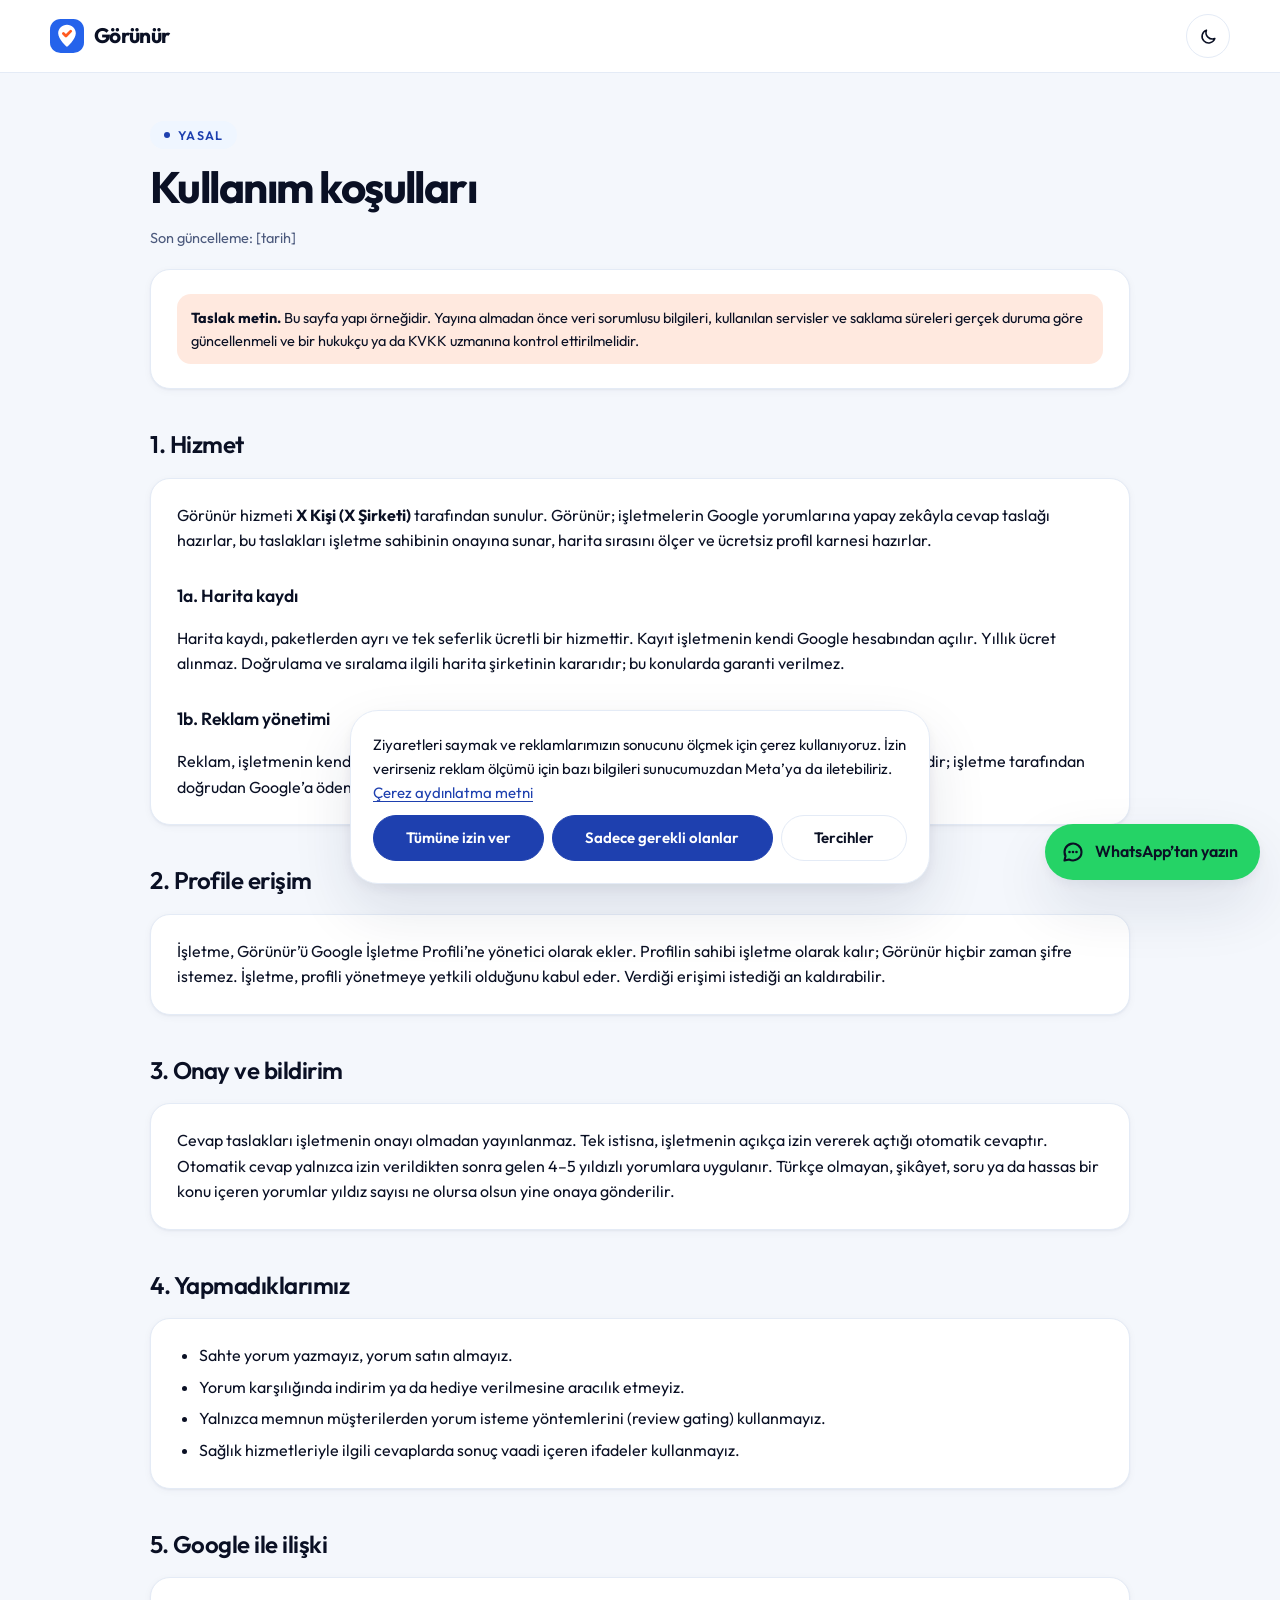
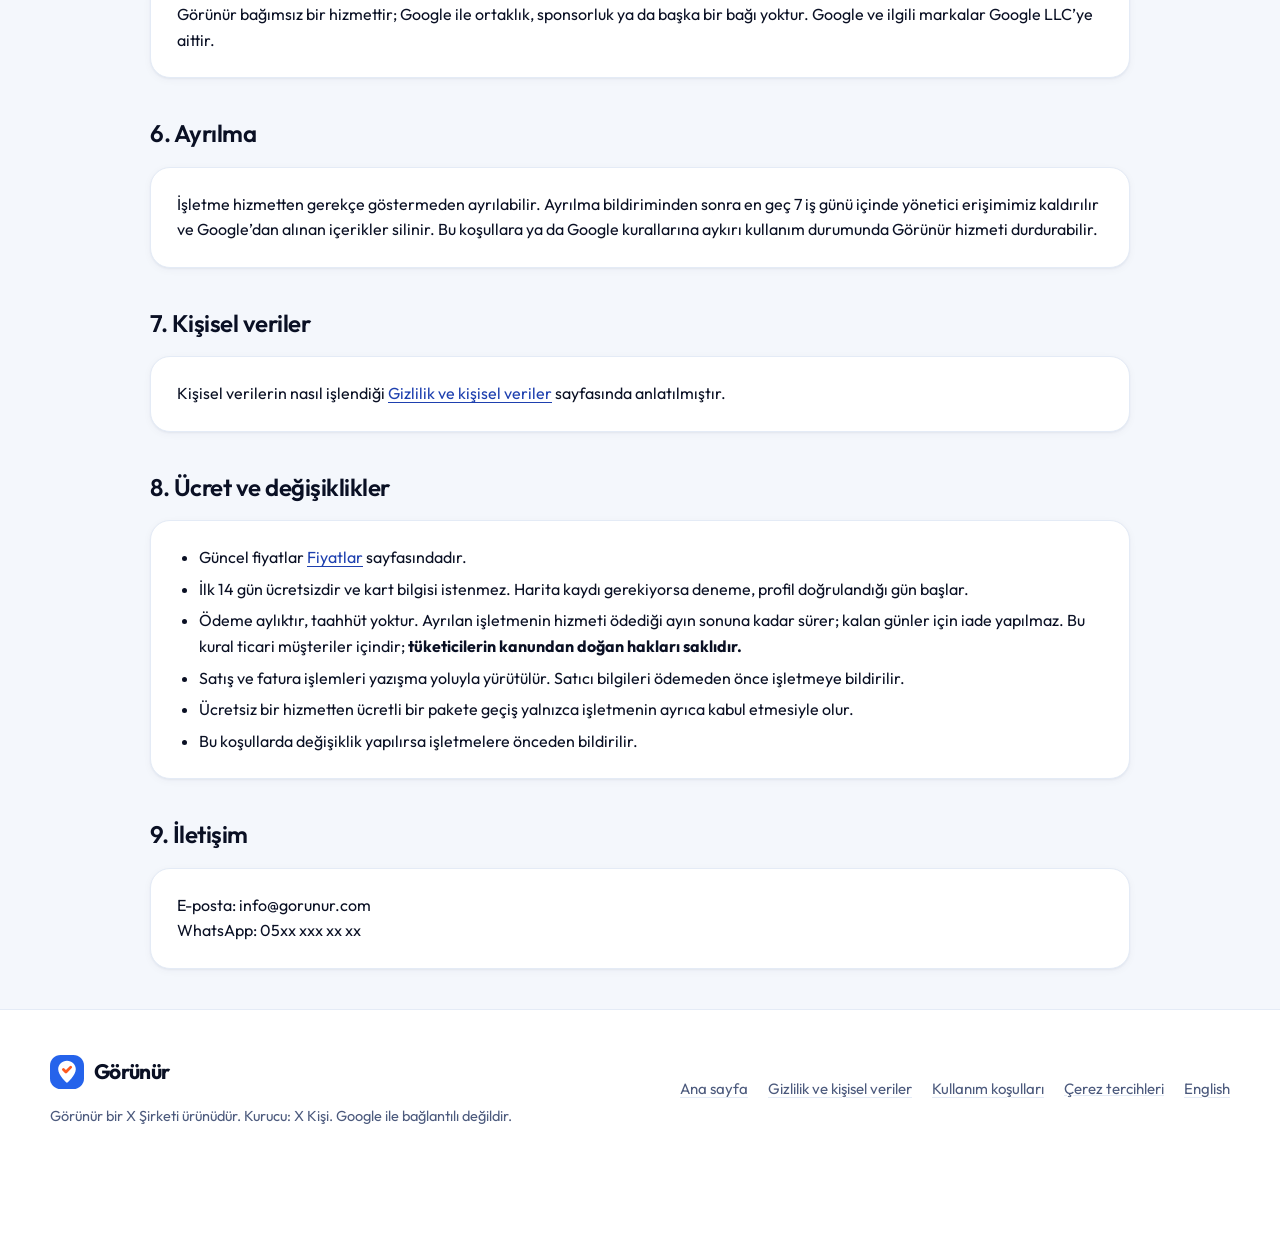
<file: kosullar.html>
<!doctype html>
<html lang="tr">
<head>
<meta charset="utf-8">
<meta name="viewport" content="width=device-width, initial-scale=1, viewport-fit=cover">
<title>Kullanım koşulları — Görünür</title>
<meta name="description" content="Görünür hizmetinin kullanım koşulları: profile erişim, onay, ücret, ayrılma ve iletişim.">
<link rel="canonical" href="https://gorunur.com/kosullar">
<link rel="alternate" hreflang="tr" href="https://gorunur.com/">
<link rel="alternate" hreflang="en" href="https://gorunur.com/en">
<meta property="og:type" content="website">
<meta property="og:site_name" content="Görünür">
<meta property="og:title" content="Kullanım koşulları — Görünür">
<meta property="og:description" content="Görünür hizmetinin kullanım koşulları: profile erişim, onay, ücret, ayrılma ve iletişim.">
<meta property="og:url" content="https://gorunur.com/kosullar">
<meta property="og:image" content="https://gorunur.com/og-image.png">
<meta property="og:locale" content="tr_TR">
<meta property="og:locale:alternate" content="en_US">
<meta name="twitter:card" content="summary_large_image">
<meta name="theme-color" content="#16307d">
<!-- Doğrulama kodları (Search Console, Bing, Facebook) buraya eklenecek. -->
<!-- Analytics (G-XXXXXXX) ve Meta Pixel yalnızca çerez izniyle yüklenecek; bu sürümde hiç yüklenmez. -->
<script>try{var t=localStorage.getItem('gr-tema');if(t==='dark'||t==='light')document.documentElement.setAttribute('data-theme',t)}catch(e){}</script>
<link rel="icon" href="favicon.svg" type="image/svg+xml">
<link rel="preconnect" href="https://fonts.googleapis.com">
<link rel="preconnect" href="https://fonts.gstatic.com" crossorigin>
<link rel="stylesheet" href="https://fonts.googleapis.com/css2?family=Outfit:wght@400;500;600;700&amp;display=swap">
<link rel="stylesheet" href="style.css">
</head>
<body>
<svg width="0" height="0" style="position:absolute" aria-hidden="true" focusable="false"><defs>
<symbol id="i-chat" viewBox="0 0 24 24"><path d="M21 11.5a8.5 8.5 0 0 1-12.3 7.6L3.5 20.5l1.3-4.8A8.5 8.5 0 1 1 21 11.5z"/><path d="M8.6 11.6l2.3 2.3 4.6-4.7"/></symbol>
<symbol id="i-msg" viewBox="0 0 24 24"><path d="M20.5 12a8.5 8.5 0 0 1-12.4 7.5L3.5 20.5l1-4.4A8.5 8.5 0 1 1 20.5 12z"/><path d="M8.5 12h.01M12 12h.01M15.5 12h.01" stroke-width="2.6"/></symbol>
<symbol id="i-chart" viewBox="0 0 24 24"><path d="M3.5 20.5h17"/><path d="M7 17v-5"/><path d="M12 17V7"/><path d="M17 17v-8"/></symbol>
<symbol id="i-pin" viewBox="0 0 24 24"><path d="M12 21.5s-7-6.1-7-11.6a7 7 0 0 1 14 0c0 5.5-7 11.6-7 11.6z"/><path d="M12 7v5.4"/><path d="M9.3 9.7h5.4"/></symbol>
<symbol id="i-lock" viewBox="0 0 24 24"><rect x="4.5" y="10.5" width="15" height="10.5" rx="2.5"/><path d="M8 10.5V7.5a4 4 0 0 1 8 0v3"/><path d="M12 14.5v2.5"/></symbol>
<symbol id="i-eye" viewBox="0 0 24 24"><path d="M2 12s3.6-7 10-7 10 7 10 7-3.6 7-10 7S2 12 2 12z"/><circle cx="12" cy="12" r="3"/></symbol>
<symbol id="i-undo" viewBox="0 0 24 24"><path d="M9 14 4 9l5-5"/><path d="M4 9h10.5a5.5 5.5 0 0 1 0 11H11"/></symbol>
<symbol id="i-qr" viewBox="0 0 24 24"><rect x="3.5" y="3.5" width="6.5" height="6.5" rx="1"/><rect x="14" y="3.5" width="6.5" height="6.5" rx="1"/><rect x="3.5" y="14" width="6.5" height="6.5" rx="1"/><path d="M14 14h2.5v2.5H14z"/><path d="M20.5 14v.01"/><path d="M14 20.5h.01"/><path d="M18 18h2.5v2.5H18z"/></symbol>
<symbol id="i-mega" viewBox="0 0 24 24"><path d="M3.5 10.5v3a1 1 0 0 0 1 1H7l5 4v-13l-5 4H4.5a1 1 0 0 0-1 1z"/><path d="M15.5 9a4.2 4.2 0 0 1 0 6"/><path d="M18.5 6.3a8 8 0 0 1 0 11.4"/></symbol>
<symbol id="i-arrow" viewBox="0 0 24 24"><path d="M4.5 12h15"/><path d="m13 5.5 6.5 6.5-6.5 6.5"/></symbol>
<symbol id="i-check" viewBox="0 0 24 24"><path d="m5 12.5 4.3 4.3L19 7.2"/></symbol>
<symbol id="i-x" viewBox="0 0 24 24"><path d="m6.5 6.5 11 11"/><path d="m17.5 6.5-11 11"/></symbol>
<symbol id="i-plus" viewBox="0 0 24 24"><path d="M12 5v14"/><path d="M5 12h14"/></symbol>
<symbol id="i-moon" viewBox="0 0 24 24"><path d="M20 14.6A8.2 8.2 0 0 1 9.4 4 8.3 8.3 0 1 0 20 14.6z"/></symbol>
<symbol id="i-sun" viewBox="0 0 24 24"><circle cx="12" cy="12" r="4"/><path d="M12 2.5v2M12 19.5v2M2.5 12h2M19.5 12h2M5.3 5.3l1.4 1.4M17.3 17.3l1.4 1.4M5.3 18.7l1.4-1.4M17.3 6.7l1.4-1.4"/></symbol>
<symbol id="i-menu" viewBox="0 0 24 24"><path d="M4 7h16M4 12h16M4 17h16"/></symbol>
<symbol id="i-close" viewBox="0 0 24 24"><path d="m6 6 12 12M18 6 6 18"/></symbol>
<symbol id="i-pause" viewBox="0 0 24 24"><path d="M9 5.5v13M15 5.5v13" stroke-width="2.6"/></symbol>
<symbol id="i-play" viewBox="0 0 24 24"><path d="M8 5.5v13l10.5-6.5z" style="fill:currentColor"/></symbol>
<symbol id="i-warn" viewBox="0 0 24 24"><path d="M12 3.5 21.5 20h-19z"/><path d="M12 10v4.5"/><path d="M12 17.3v.2"/></symbol>
<symbol id="i-phone" viewBox="0 0 24 24"><rect x="6.5" y="2.5" width="11" height="19" rx="2.5"/><path d="M11 18.5h2"/></symbol>
<symbol id="i-nav" viewBox="0 0 24 24"><path d="M3.5 11 20.5 3.5 13 20.5l-1.9-7.6z"/></symbol>
<symbol id="i-search" viewBox="0 0 24 24"><circle cx="10.5" cy="10.5" r="6.5"/><path d="m20 20-4.5-4.5"/></symbol>
<symbol id="i-wallet" viewBox="0 0 24 24"><path d="M3.5 7.5h15a2.5 2.5 0 0 1 2.5 2.5v8a2.5 2.5 0 0 1-2.5 2.5h-13a2 2 0 0 1-2-2z"/><path d="M3.5 7.5 15 3.5v4"/><path d="M16.5 14h.5"/></symbol>
<symbol id="i-doc" viewBox="0 0 24 24"><path d="M6 3h9l4 4v14H6z"/><path d="M14.5 3v4.5H19"/><path d="M9 12h7"/><path d="M9 16h5"/></symbol>
</defs></svg>
<a class="skip" href="#main">İçeriğe geç</a>
<header class="site-header">
  <div class="wrap"><a class="brand" href="index.html" aria-label="Görünür ana sayfa"><svg class="brand-mark" viewBox="0 0 32 32" aria-hidden="true"><rect class="m-bg" width="32" height="32" rx="10"/><path class="m-fg" d="M16 5.5c-4.6 0-8.3 3.5-8.3 8 0 5.8 8.3 12.9 8.3 12.9s8.3-7.1 8.3-12.9c0-4.5-3.7-8-8.3-8z"/><path class="m-ck" d="m12.6 13.6 2.4 2.4 4.5-4.6"/></svg><span>Görünür</span></a><div class="header-actions"><button class="icon-btn theme-btn" type="button" aria-label="Temayı değiştir"><svg class="icon ic-moon" aria-hidden="true"><use href="#i-moon"/></svg><svg class="icon ic-sun" aria-hidden="true"><use href="#i-sun"/></svg></button></div></div>
</header>
<main class="legal" id="main">
  <div class="wrap">
    <div class="legal-head"><span class="eyebrow">Yasal</span><h1>Kullanım koşulları</h1><p>Son güncelleme: [tarih]</p></div>
    <div class="legal-card todo-card" style="margin-bottom:6px"><p class="todo"><b>Taslak metin.</b> Bu sayfa yapı örneğidir. Yayına almadan önce veri sorumlusu bilgileri, kullanılan servisler ve saklama süreleri gerçek duruma göre güncellenmeli ve bir hukukçu ya da KVKK uzmanına kontrol ettirilmelidir.</p></div>
    <section class="legal-sec" id="hizmet">
      <h2>1. Hizmet</h2>
      <div class="legal-card"><p>Görünür hizmeti <b>X Kişi (X Şirketi)</b> tarafından sunulur. Görünür; işletmelerin Google yorumlarına yapay zekâyla cevap taslağı hazırlar, bu taslakları işletme sahibinin onayına sunar, harita sırasını ölçer ve ücretsiz profil karnesi hazırlar.</p>
<h3>1a. Harita kaydı</h3><p>Harita kaydı, paketlerden ayrı ve tek seferlik ücretli bir hizmettir. Kayıt işletmenin kendi Google hesabından açılır. Yıllık ücret alınmaz. Doğrulama ve sıralama ilgili harita şirketinin kararıdır; bu konularda garanti verilmez.</p>
<h3>1b. Reklam yönetimi</h3><p>Reklam, işletmenin kendi reklam hesabında kurulur ve yönetilir. Reklam bütçesi hizmet ücretine dahil değildir; işletme tarafından doğrudan Google’a ödenir.</p></div>
    </section>
    <section class="legal-sec" id="erisim">
      <h2>2. Profile erişim</h2>
      <div class="legal-card"><p>İşletme, Görünür’ü Google İşletme Profili’ne yönetici olarak ekler. Profilin sahibi işletme olarak kalır; Görünür hiçbir zaman şifre istemez. İşletme, profili yönetmeye yetkili olduğunu kabul eder. Verdiği erişimi istediği an kaldırabilir.</p></div>
    </section>
    <section class="legal-sec" id="onay">
      <h2>3. Onay ve bildirim</h2>
      <div class="legal-card"><p>Cevap taslakları işletmenin onayı olmadan yayınlanmaz. Tek istisna, işletmenin açıkça izin vererek açtığı otomatik cevaptır. Otomatik cevap yalnızca izin verildikten sonra gelen 4–5 yıldızlı yorumlara uygulanır. Türkçe olmayan, şikâyet, soru ya da hassas bir konu içeren yorumlar yıldız sayısı ne olursa olsun yine onaya gönderilir.</p></div>
    </section>
    <section class="legal-sec" id="yapmadiklarimiz">
      <h2>4. Yapmadıklarımız</h2>
      <div class="legal-card"><ul>
<li>Sahte yorum yazmayız, yorum satın almayız.</li>
<li>Yorum karşılığında indirim ya da hediye verilmesine aracılık etmeyiz.</li>
<li>Yalnızca memnun müşterilerden yorum isteme yöntemlerini (review gating) kullanmayız.</li>
<li>Sağlık hizmetleriyle ilgili cevaplarda sonuç vaadi içeren ifadeler kullanmayız.</li>
</ul></div>
    </section>
    <section class="legal-sec" id="google">
      <h2>5. Google ile ilişki</h2>
      <div class="legal-card"><p>Görünür bağımsız bir hizmettir; Google ile ortaklık, sponsorluk ya da başka bir bağı yoktur. Google ve ilgili markalar Google LLC’ye aittir.</p></div>
    </section>
    <section class="legal-sec" id="ayrilma">
      <h2>6. Ayrılma</h2>
      <div class="legal-card"><p>İşletme hizmetten gerekçe göstermeden ayrılabilir. Ayrılma bildiriminden sonra en geç 7 iş günü içinde yönetici erişimimiz kaldırılır ve Google’dan alınan içerikler silinir. Bu koşullara ya da Google kurallarına aykırı kullanım durumunda Görünür hizmeti durdurabilir.</p></div>
    </section>
    <section class="legal-sec" id="kisisel-veriler">
      <h2>7. Kişisel veriler</h2>
      <div class="legal-card"><p>Kişisel verilerin nasıl işlendiği <a href="gizlilik.html">Gizlilik ve kişisel veriler</a> sayfasında anlatılmıştır.</p></div>
    </section>
    <section class="legal-sec" id="ucret">
      <h2>8. Ücret ve değişiklikler</h2>
      <div class="legal-card"><ul>
<li>Güncel fiyatlar <a href="fiyatlar.html">Fiyatlar</a> sayfasındadır.</li>
<li>İlk 14 gün ücretsizdir ve kart bilgisi istenmez. Harita kaydı gerekiyorsa deneme, profil doğrulandığı gün başlar.</li>
<li>Ödeme aylıktır, taahhüt yoktur. Ayrılan işletmenin hizmeti ödediği ayın sonuna kadar sürer; kalan günler için iade yapılmaz. Bu kural ticari müşteriler içindir; <b>tüketicilerin kanundan doğan hakları saklıdır.</b></li>
<li>Satış ve fatura işlemleri yazışma yoluyla yürütülür. Satıcı bilgileri ödemeden önce işletmeye bildirilir.</li>
<li>Ücretsiz bir hizmetten ücretli bir pakete geçiş yalnızca işletmenin ayrıca kabul etmesiyle olur.</li>
<li>Bu koşullarda değişiklik yapılırsa işletmelere önceden bildirilir.</li>
</ul></div>
    </section>
    <section class="legal-sec" id="iletisim">
      <h2>9. İletişim</h2>
      <div class="legal-card"><p>E-posta: info@gorunur.com<br>WhatsApp: 05xx xxx xx xx</p></div>
    </section>
  </div>
</main>
<footer class="site-footer">
  <div class="wrap">
    <div class="footer-brand"><a class="brand" href="index.html"><svg class="brand-mark" viewBox="0 0 32 32" aria-hidden="true"><rect class="m-bg" width="32" height="32" rx="10"/><path class="m-fg" d="M16 5.5c-4.6 0-8.3 3.5-8.3 8 0 5.8 8.3 12.9 8.3 12.9s8.3-7.1 8.3-12.9c0-4.5-3.7-8-8.3-8z"/><path class="m-ck" d="m12.6 13.6 2.4 2.4 4.5-4.6"/></svg><span>Görünür</span></a><p class="footer-text">Görünür bir X Şirketi ürünüdür. Kurucu: X Kişi. Google ile bağlantılı değildir.</p></div>
    <nav class="footer-links" aria-label="Alt bilgi">
      <a href="index.html">Ana sayfa</a>
      <a href="gizlilik.html">Gizlilik ve kişisel veriler</a>
      <a href="kosullar.html">Kullanım koşulları</a>
      <button type="button" data-open-cookie>Çerez tercihleri</button>
      <a href="en.html" hreflang="en">English</a>
    </nav>
  </div>
</footer>
<a class="wa-float" href="https://wa.me/905xxxxxxxxx" data-wa="genel"><svg class="icon" aria-hidden="true"><use href="#i-msg"/></svg><span>WhatsApp’tan yazın</span></a>
<div class="cookie" id="cookie" role="dialog" aria-label="Çerez seçimi" hidden>
  <div data-view="main" class="cookie-pref">
    <p>Ziyaretleri saymak ve reklamlarımızın sonucunu ölçmek için çerez kullanıyoruz. İzin verirseniz reklam ölçümü için bazı bilgileri sunucumuzdan Meta’ya da iletebiliriz. <a href="cerezler.html">Çerez aydınlatma metni</a></p>
    <div class="cookie-actions">
      <button type="button" class="btn-solid" data-ck="all">Tümüne izin ver</button>
      <button type="button" class="btn-solid" data-ck="necessary">Sadece gerekli olanlar</button>
      <button type="button" class="btn-ghost" data-ck="prefs">Tercihler</button>
    </div>
  </div>
  <div data-view="prefs" class="cookie-pref" hidden>
    <p><b>Çerez tercihleri</b></p>
    <label class="cookie-opt" for="ck-analytics"><input type="checkbox" id="ck-analytics"><span><b>Ziyaret sayımı (Google Analytics)</b><span>Siteye kaç kişinin geldiğini ve hangi sayfaların okunduğunu görmemizi sağlar.</span></span></label>
    <label class="cookie-opt" for="ck-ads"><input type="checkbox" id="ck-ads"><span><b>Reklam (Meta Pixel)</b><span>Facebook ve Instagram reklamlarımızı ölçmek için Meta’ya çerez kimliği, IP adresi, tarayıcı bilgisi, sayfa adresi ve buton tıklamaları gönderilir.</span></span></label>
    <div class="cookie-actions">
      <button type="button" class="btn-solid" data-ck="save">Seçimi kaydet</button>
      <button type="button" class="btn-solid" data-ck="necessary">Sadece gerekli olanlar</button>
    </div>
  </div>
</div>
<script src="main.js"></script>
</body>
</html>
</file>
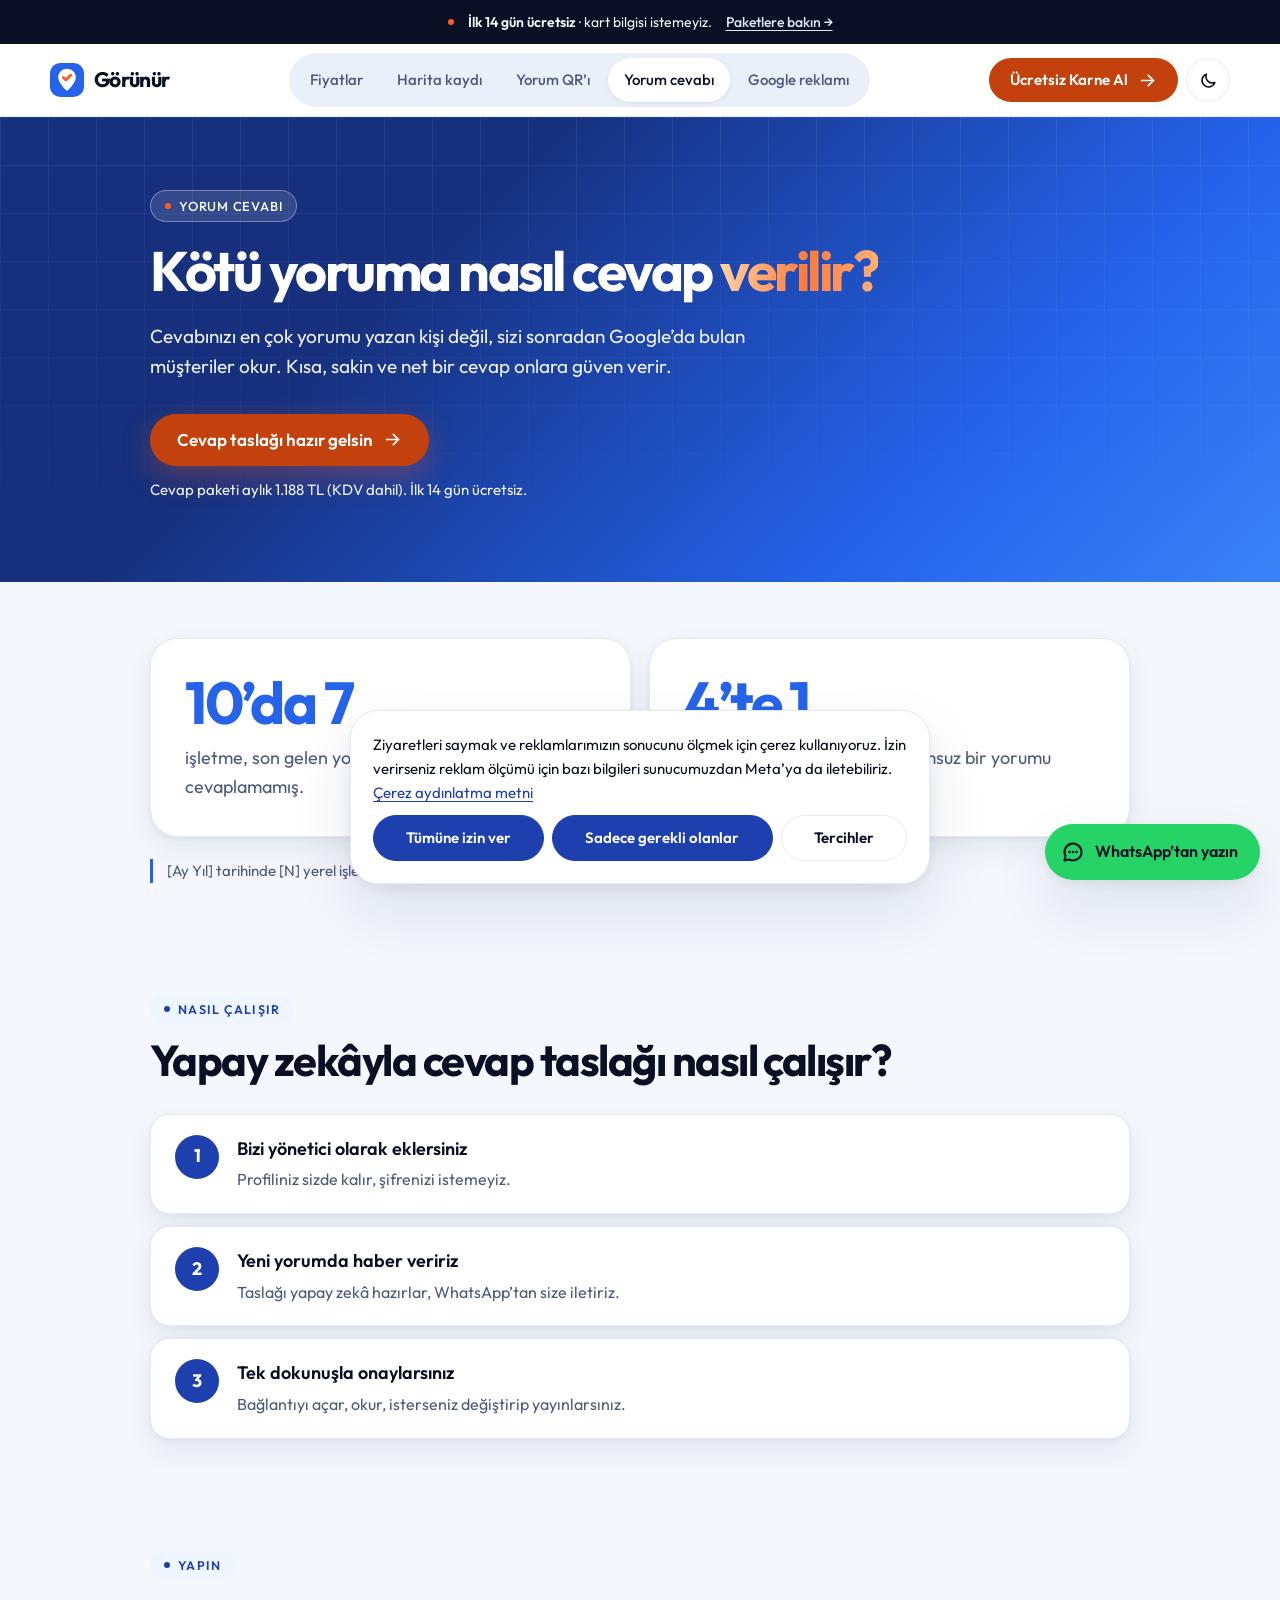
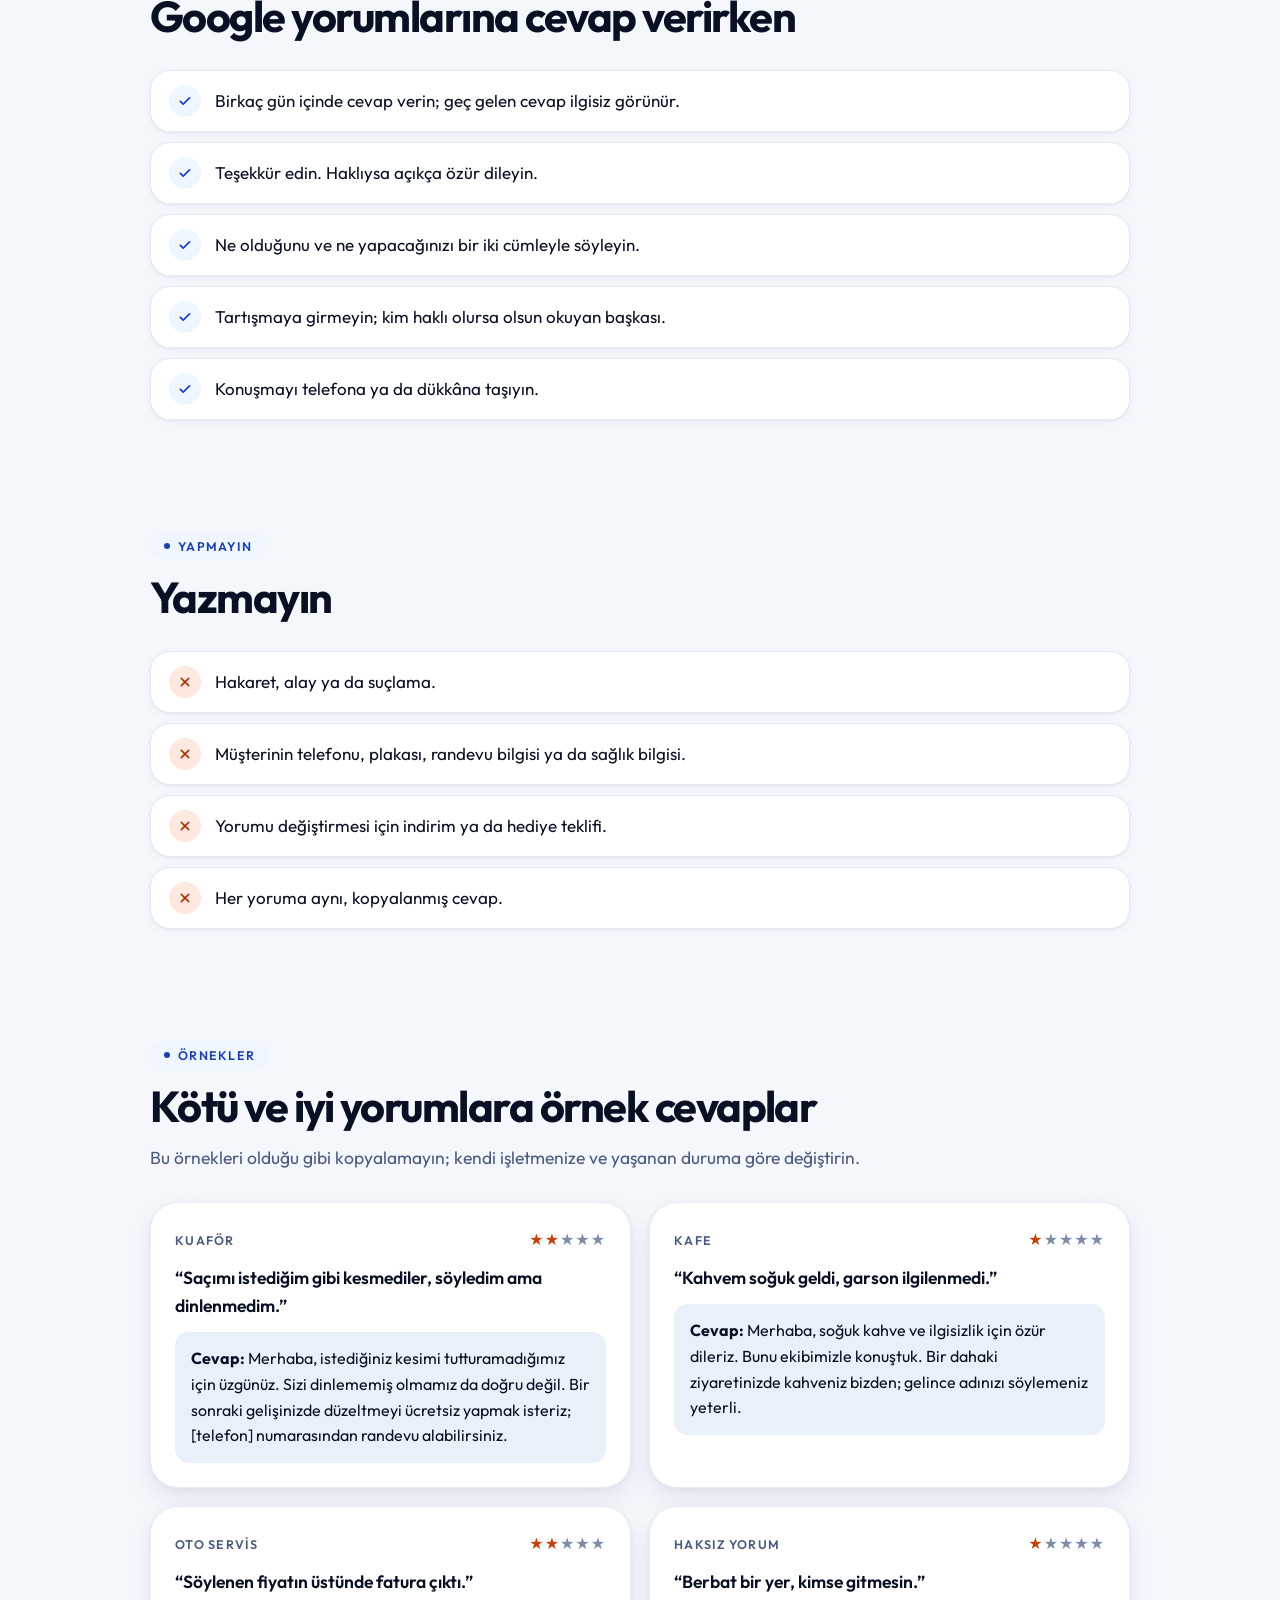
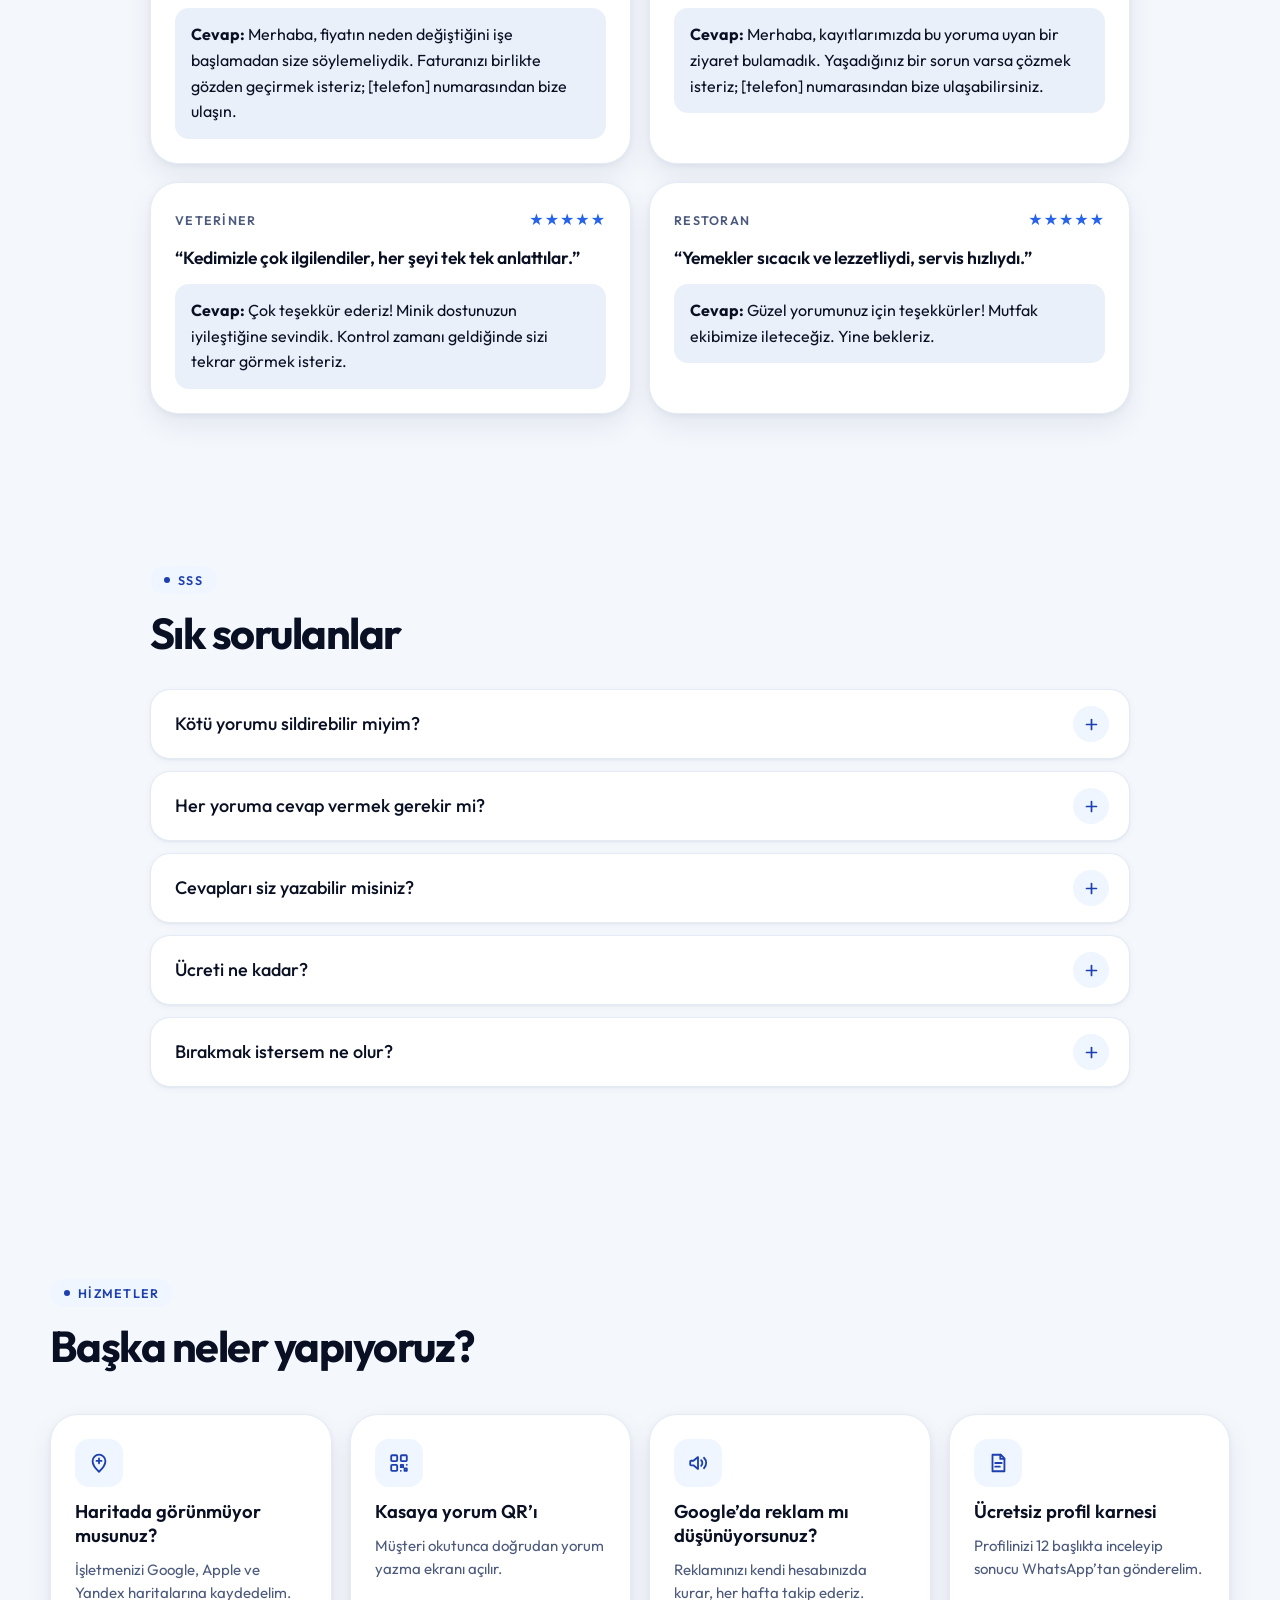
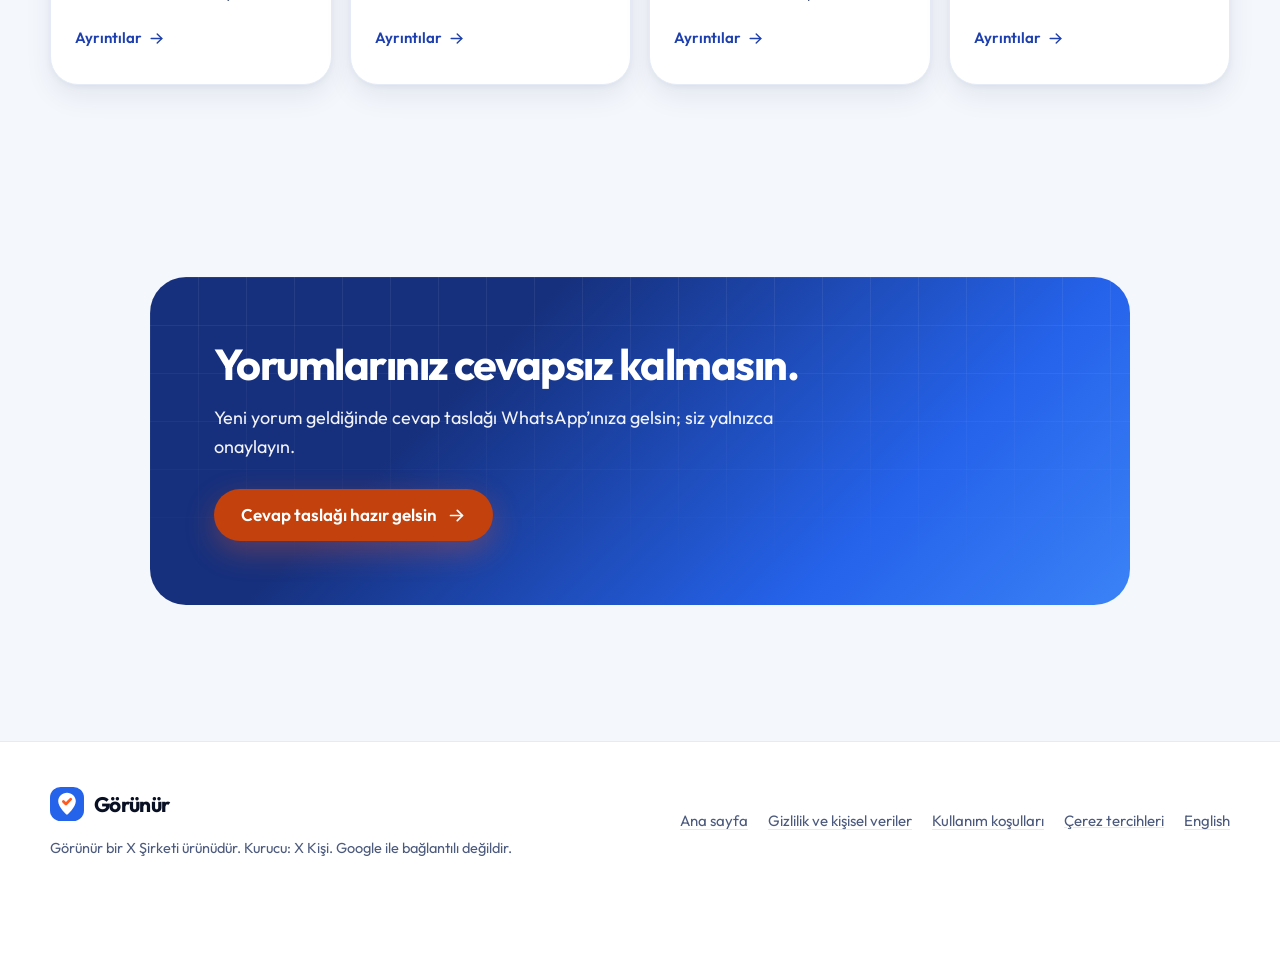
<file: yorum-cevabi.html>
<!doctype html>
<html lang="tr">
<head>
<meta charset="utf-8">
<meta name="viewport" content="width=device-width, initial-scale=1, viewport-fit=cover">
<title>Kötü yoruma nasıl cevap verilir? — Görünür</title>
<meta name="description" content="Google’daki kötü ve iyi yorumlara nasıl cevap verilir? Yapılacaklar, yapılmayacaklar ve kuaför, kafe, oto servis için örnek cevaplar.">
<link rel="canonical" href="https://gorunur.com/yorum-cevabi">
<link rel="alternate" hreflang="tr" href="https://gorunur.com/">
<link rel="alternate" hreflang="en" href="https://gorunur.com/en">
<meta property="og:type" content="website">
<meta property="og:site_name" content="Görünür">
<meta property="og:title" content="Kötü yoruma nasıl cevap verilir? — Görünür">
<meta property="og:description" content="Google’daki kötü ve iyi yorumlara nasıl cevap verilir? Yapılacaklar, yapılmayacaklar ve kuaför, kafe, oto servis için örnek cevaplar.">
<meta property="og:url" content="https://gorunur.com/yorum-cevabi">
<meta property="og:image" content="https://gorunur.com/og-image.png">
<meta property="og:locale" content="tr_TR">
<meta property="og:locale:alternate" content="en_US">
<meta name="twitter:card" content="summary_large_image">
<meta name="theme-color" content="#16307d">
<!-- Doğrulama kodları (Search Console, Bing, Facebook) buraya eklenecek. -->
<!-- Analytics (G-XXXXXXX) ve Meta Pixel yalnızca çerez izniyle yüklenecek; bu sürümde hiç yüklenmez. -->
<script>try{var t=localStorage.getItem('gr-tema');if(t==='dark'||t==='light')document.documentElement.setAttribute('data-theme',t)}catch(e){}</script>
<link rel="icon" href="favicon.svg" type="image/svg+xml">
<link rel="preconnect" href="https://fonts.googleapis.com">
<link rel="preconnect" href="https://fonts.gstatic.com" crossorigin>
<link rel="stylesheet" href="https://fonts.googleapis.com/css2?family=Outfit:wght@400;500;600;700&amp;display=swap">
<link rel="stylesheet" href="style.css">
</head>
<body>
<svg width="0" height="0" style="position:absolute" aria-hidden="true" focusable="false"><defs>
<symbol id="i-chat" viewBox="0 0 24 24"><path d="M21 11.5a8.5 8.5 0 0 1-12.3 7.6L3.5 20.5l1.3-4.8A8.5 8.5 0 1 1 21 11.5z"/><path d="M8.6 11.6l2.3 2.3 4.6-4.7"/></symbol>
<symbol id="i-msg" viewBox="0 0 24 24"><path d="M20.5 12a8.5 8.5 0 0 1-12.4 7.5L3.5 20.5l1-4.4A8.5 8.5 0 1 1 20.5 12z"/><path d="M8.5 12h.01M12 12h.01M15.5 12h.01" stroke-width="2.6"/></symbol>
<symbol id="i-chart" viewBox="0 0 24 24"><path d="M3.5 20.5h17"/><path d="M7 17v-5"/><path d="M12 17V7"/><path d="M17 17v-8"/></symbol>
<symbol id="i-pin" viewBox="0 0 24 24"><path d="M12 21.5s-7-6.1-7-11.6a7 7 0 0 1 14 0c0 5.5-7 11.6-7 11.6z"/><path d="M12 7v5.4"/><path d="M9.3 9.7h5.4"/></symbol>
<symbol id="i-lock" viewBox="0 0 24 24"><rect x="4.5" y="10.5" width="15" height="10.5" rx="2.5"/><path d="M8 10.5V7.5a4 4 0 0 1 8 0v3"/><path d="M12 14.5v2.5"/></symbol>
<symbol id="i-eye" viewBox="0 0 24 24"><path d="M2 12s3.6-7 10-7 10 7 10 7-3.6 7-10 7S2 12 2 12z"/><circle cx="12" cy="12" r="3"/></symbol>
<symbol id="i-undo" viewBox="0 0 24 24"><path d="M9 14 4 9l5-5"/><path d="M4 9h10.5a5.5 5.5 0 0 1 0 11H11"/></symbol>
<symbol id="i-qr" viewBox="0 0 24 24"><rect x="3.5" y="3.5" width="6.5" height="6.5" rx="1"/><rect x="14" y="3.5" width="6.5" height="6.5" rx="1"/><rect x="3.5" y="14" width="6.5" height="6.5" rx="1"/><path d="M14 14h2.5v2.5H14z"/><path d="M20.5 14v.01"/><path d="M14 20.5h.01"/><path d="M18 18h2.5v2.5H18z"/></symbol>
<symbol id="i-mega" viewBox="0 0 24 24"><path d="M3.5 10.5v3a1 1 0 0 0 1 1H7l5 4v-13l-5 4H4.5a1 1 0 0 0-1 1z"/><path d="M15.5 9a4.2 4.2 0 0 1 0 6"/><path d="M18.5 6.3a8 8 0 0 1 0 11.4"/></symbol>
<symbol id="i-arrow" viewBox="0 0 24 24"><path d="M4.5 12h15"/><path d="m13 5.5 6.5 6.5-6.5 6.5"/></symbol>
<symbol id="i-check" viewBox="0 0 24 24"><path d="m5 12.5 4.3 4.3L19 7.2"/></symbol>
<symbol id="i-x" viewBox="0 0 24 24"><path d="m6.5 6.5 11 11"/><path d="m17.5 6.5-11 11"/></symbol>
<symbol id="i-plus" viewBox="0 0 24 24"><path d="M12 5v14"/><path d="M5 12h14"/></symbol>
<symbol id="i-moon" viewBox="0 0 24 24"><path d="M20 14.6A8.2 8.2 0 0 1 9.4 4 8.3 8.3 0 1 0 20 14.6z"/></symbol>
<symbol id="i-sun" viewBox="0 0 24 24"><circle cx="12" cy="12" r="4"/><path d="M12 2.5v2M12 19.5v2M2.5 12h2M19.5 12h2M5.3 5.3l1.4 1.4M17.3 17.3l1.4 1.4M5.3 18.7l1.4-1.4M17.3 6.7l1.4-1.4"/></symbol>
<symbol id="i-menu" viewBox="0 0 24 24"><path d="M4 7h16M4 12h16M4 17h16"/></symbol>
<symbol id="i-close" viewBox="0 0 24 24"><path d="m6 6 12 12M18 6 6 18"/></symbol>
<symbol id="i-pause" viewBox="0 0 24 24"><path d="M9 5.5v13M15 5.5v13" stroke-width="2.6"/></symbol>
<symbol id="i-play" viewBox="0 0 24 24"><path d="M8 5.5v13l10.5-6.5z" style="fill:currentColor"/></symbol>
<symbol id="i-warn" viewBox="0 0 24 24"><path d="M12 3.5 21.5 20h-19z"/><path d="M12 10v4.5"/><path d="M12 17.3v.2"/></symbol>
<symbol id="i-phone" viewBox="0 0 24 24"><rect x="6.5" y="2.5" width="11" height="19" rx="2.5"/><path d="M11 18.5h2"/></symbol>
<symbol id="i-nav" viewBox="0 0 24 24"><path d="M3.5 11 20.5 3.5 13 20.5l-1.9-7.6z"/></symbol>
<symbol id="i-search" viewBox="0 0 24 24"><circle cx="10.5" cy="10.5" r="6.5"/><path d="m20 20-4.5-4.5"/></symbol>
<symbol id="i-wallet" viewBox="0 0 24 24"><path d="M3.5 7.5h15a2.5 2.5 0 0 1 2.5 2.5v8a2.5 2.5 0 0 1-2.5 2.5h-13a2 2 0 0 1-2-2z"/><path d="M3.5 7.5 15 3.5v4"/><path d="M16.5 14h.5"/></symbol>
<symbol id="i-doc" viewBox="0 0 24 24"><path d="M6 3h9l4 4v14H6z"/><path d="M14.5 3v4.5H19"/><path d="M9 12h7"/><path d="M9 16h5"/></symbol>
</defs></svg>
<a class="skip" href="#main">İçeriğe geç</a>
<div class="announce"><div class="wrap"><span class="dot" aria-hidden="true"></span><span><b>İlk 14 gün ücretsiz</b><span class="ann-more"> · kart bilgisi istemeyiz.</span></span><a href="fiyatlar.html">Paketlere bakın →</a></div></div>
<header class="site-header">
  <div class="wrap">
    <a class="brand" href="index.html" aria-label="Görünür ana sayfa"><svg class="brand-mark" viewBox="0 0 32 32" aria-hidden="true"><rect class="m-bg" width="32" height="32" rx="10"/><path class="m-fg" d="M16 5.5c-4.6 0-8.3 3.5-8.3 8 0 5.8 8.3 12.9 8.3 12.9s8.3-7.1 8.3-12.9c0-4.5-3.7-8-8.3-8z"/><path class="m-ck" d="m12.6 13.6 2.4 2.4 4.5-4.6"/></svg><span>Görünür</span></a>
    <nav class="nav-capsule" aria-label="Ana menü">
      <a class="nav-link" href="fiyatlar.html">Fiyatlar</a>
      <a class="nav-link" href="harita-kaydi.html">Harita kaydı</a>
      <a class="nav-link" href="yorum-karti.html">Yorum QR’ı</a>
      <a class="nav-link" href="yorum-cevabi.html" aria-current="page">Yorum cevabı</a>
      <a class="nav-link" href="harita-reklami.html">Google reklamı</a>
    </nav>
    <div class="header-actions">
      <a class="btn btn--primary nav-cta" href="karne.html">Ücretsiz Karne Al <svg class="icon" aria-hidden="true"><use href="#i-arrow"/></svg></a>
      <button class="icon-btn theme-btn" type="button" aria-label="Temayı değiştir"><svg class="icon ic-moon" aria-hidden="true"><use href="#i-moon"/></svg><svg class="icon ic-sun" aria-hidden="true"><use href="#i-sun"/></svg></button>
      <button class="icon-btn menu-btn" type="button" aria-expanded="false" aria-controls="mobile-menu" aria-label="Menüyü aç" data-open-label="Menüyü aç" data-close-label="Menüyü kapat"><svg class="icon ic-menu" aria-hidden="true"><use href="#i-menu"/></svg><svg class="icon ic-close" aria-hidden="true"><use href="#i-close"/></svg></button>
    </div>
  </div>
  <div class="mobile-menu" id="mobile-menu" hidden>
    <nav class="wrap" aria-label="Mobil menü">
      <a class="m-link" href="index.html">Ana sayfa <svg class="icon" aria-hidden="true"><use href="#i-arrow"/></svg></a>
      <a class="m-link" href="fiyatlar.html">Fiyatlar <svg class="icon" aria-hidden="true"><use href="#i-arrow"/></svg></a>
      <a class="m-link" href="harita-kaydi.html">Harita kaydı <svg class="icon" aria-hidden="true"><use href="#i-arrow"/></svg></a>
      <a class="m-link" href="yorum-karti.html">Yorum QR’ı <svg class="icon" aria-hidden="true"><use href="#i-arrow"/></svg></a>
      <a class="m-link" href="yorum-cevabi.html" aria-current="page">Yorum cevabı <svg class="icon" aria-hidden="true"><use href="#i-arrow"/></svg></a>
      <a class="m-link" href="harita-reklami.html">Google reklamı <svg class="icon" aria-hidden="true"><use href="#i-arrow"/></svg></a>
      <a class="m-link" href="karne.html">Ücretsiz profil karnesi <svg class="icon" aria-hidden="true"><use href="#i-arrow"/></svg></a>
      <div class="m-row">
        <a class="btn btn--primary btn--sm" href="karne.html">Ücretsiz Karne Al <svg class="icon" aria-hidden="true"><use href="#i-arrow"/></svg></a>
        <button class="m-theme theme-btn" type="button"><svg class="icon ic-moon" aria-hidden="true"><use href="#i-moon"/></svg><svg class="icon ic-sun" aria-hidden="true"><use href="#i-sun"/></svg><span>Tema</span></button>
      </div>
    </nav>
  </div>
</header>
<main id="main">

<section class="page-hero">
  <div class="wrap wrap--page">
    <span class="tag">Yorum cevabı</span>
    <h1 class="h1 h1--sub">Kötü yoruma nasıl cevap <span class="grad">verilir?</span></h1>
    <p class="lead">Cevabınızı en çok yorumu yazan kişi değil, sizi sonradan Google’da bulan müşteriler okur. Kısa, sakin ve net bir cevap onlara güven verir.</p>
    
    <div class="cta-block"><a class="btn btn--primary" href="https://wa.me/905xxxxxxxxx" data-wa="cevap">Cevap taslağı hazır gelsin <svg class="icon" aria-hidden="true"><use href="#i-arrow"/></svg></a><p class="cta-note">Cevap paketi aylık 1.188 TL (KDV dahil). İlk 14 gün ücretsiz.</p></div>
  </div>
</section>
<section class="block">
  <div class="wrap wrap--page">
    <div class="stat-cards">
      <div class="stat-card"><span class="stat-n">10’da 7</span><span class="stat-t">işletme, son gelen yorumların hiçbirini cevaplamamış.</span></div>
      <div class="stat-card"><span class="stat-n">4’te 1</span><span class="stat-t">işletmenin cevap bekleyen olumsuz bir yorumu var.</span></div>
    </div>
    <p class="source">[Ay Yıl] tarihinde [N] yerel işletmenin herkese açık Google profilini inceledik.</p>
  </div>
</section>
<section class="block">
  <div class="wrap wrap--page">
    <div class="block-head"><span class="eyebrow">Nasıl çalışır</span><h2 class="h2">Yapay zekâyla cevap taslağı nasıl çalışır?</h2></div>
    <ol class="steps steps--cards">
<li><div><b>Bizi yönetici olarak eklersiniz</b><span>Profiliniz sizde kalır, şifrenizi istemeyiz.</span></div></li>
<li><div><b>Yeni yorumda haber veririz</b><span>Taslağı yapay zekâ hazırlar, WhatsApp’tan size iletiriz.</span></div></li>
<li><div><b>Tek dokunuşla onaylarsınız</b><span>Bağlantıyı açar, okur, isterseniz değiştirip yayınlarsınız.</span></div></li>
</ol>
  </div>
</section>
<section class="block">
  <div class="wrap wrap--page">
    <div class="block-head"><span class="eyebrow">Yapın</span><h2 class="h2">Google yorumlarına cevap verirken</h2></div>
    <ul class="checklist">
<li><span class="mk"><svg class="icon" aria-hidden="true"><use href="#i-check"/></svg></span><span>Birkaç gün içinde cevap verin; geç gelen cevap ilgisiz görünür.</span></li>
<li><span class="mk"><svg class="icon" aria-hidden="true"><use href="#i-check"/></svg></span><span>Teşekkür edin. Haklıysa açıkça özür dileyin.</span></li>
<li><span class="mk"><svg class="icon" aria-hidden="true"><use href="#i-check"/></svg></span><span>Ne olduğunu ve ne yapacağınızı bir iki cümleyle söyleyin.</span></li>
<li><span class="mk"><svg class="icon" aria-hidden="true"><use href="#i-check"/></svg></span><span>Tartışmaya girmeyin; kim haklı olursa olsun okuyan başkası.</span></li>
<li><span class="mk"><svg class="icon" aria-hidden="true"><use href="#i-check"/></svg></span><span>Konuşmayı telefona ya da dükkâna taşıyın.</span></li>
</ul>
  </div>
</section>
<section class="block">
  <div class="wrap wrap--page">
    <div class="block-head"><span class="eyebrow">Yapmayın</span><h2 class="h2">Yazmayın</h2></div>
    <ul class="checklist checklist--no">
<li><span class="mk"><svg class="icon" aria-hidden="true"><use href="#i-x"/></svg></span><span>Hakaret, alay ya da suçlama.</span></li>
<li><span class="mk"><svg class="icon" aria-hidden="true"><use href="#i-x"/></svg></span><span>Müşterinin telefonu, plakası, randevu bilgisi ya da sağlık bilgisi.</span></li>
<li><span class="mk"><svg class="icon" aria-hidden="true"><use href="#i-x"/></svg></span><span>Yorumu değiştirmesi için indirim ya da hediye teklifi.</span></li>
<li><span class="mk"><svg class="icon" aria-hidden="true"><use href="#i-x"/></svg></span><span>Her yoruma aynı, kopyalanmış cevap.</span></li>
</ul>
  </div>
</section>
<section class="block">
  <div class="wrap wrap--page">
    <div class="block-head"><span class="eyebrow">Örnekler</span><h2 class="h2">Kötü ve iyi yorumlara örnek cevaplar</h2><p class="block-intro">Bu örnekleri olduğu gibi kopyalamayın; kendi işletmenize ve yaşanan duruma göre değiştirin.</p></div>
    <div class="examples">
<article class="ex"><div class="ex-top"><span class="ex-tag">KUAFÖR</span><span class="stars" aria-label="2 yıldız">★★<span class="off" style="color:var(--text-3)">★★★</span></span></div><q>Saçımı istediğim gibi kesmediler, söyledim ama dinlenmedim.</q><div class="ex-reply"><b>Cevap:</b> Merhaba, istediğiniz kesimi tutturamadığımız için üzgünüz. Sizi dinlememiş olmamız da doğru değil. Bir sonraki gelişinizde düzeltmeyi ücretsiz yapmak isteriz; [telefon] numarasından randevu alabilirsiniz.</div></article>
<article class="ex"><div class="ex-top"><span class="ex-tag">KAFE</span><span class="stars" aria-label="1 yıldız">★<span class="off" style="color:var(--text-3)">★★★★</span></span></div><q>Kahvem soğuk geldi, garson ilgilenmedi.</q><div class="ex-reply"><b>Cevap:</b> Merhaba, soğuk kahve ve ilgisizlik için özür dileriz. Bunu ekibimizle konuştuk. Bir dahaki ziyaretinizde kahveniz bizden; gelince adınızı söylemeniz yeterli.</div></article>
<article class="ex"><div class="ex-top"><span class="ex-tag">OTO SERVİS</span><span class="stars" aria-label="2 yıldız">★★<span class="off" style="color:var(--text-3)">★★★</span></span></div><q>Söylenen fiyatın üstünde fatura çıktı.</q><div class="ex-reply"><b>Cevap:</b> Merhaba, fiyatın neden değiştiğini işe başlamadan size söylemeliydik. Faturanızı birlikte gözden geçirmek isteriz; [telefon] numarasından bize ulaşın.</div></article>
<article class="ex"><div class="ex-top"><span class="ex-tag">HAKSIZ YORUM</span><span class="stars" aria-label="1 yıldız">★<span class="off" style="color:var(--text-3)">★★★★</span></span></div><q>Berbat bir yer, kimse gitmesin.</q><div class="ex-reply"><b>Cevap:</b> Merhaba, kayıtlarımızda bu yoruma uyan bir ziyaret bulamadık. Yaşadığınız bir sorun varsa çözmek isteriz; [telefon] numarasından bize ulaşabilirsiniz.</div></article>
<article class="ex"><div class="ex-top"><span class="ex-tag">VETERİNER</span><span class="stars stars--good" aria-label="5 yıldız">★★★★★<span class="off" style="color:var(--text-3)"></span></span></div><q>Kedimizle çok ilgilendiler, her şeyi tek tek anlattılar.</q><div class="ex-reply"><b>Cevap:</b> Çok teşekkür ederiz! Minik dostunuzun iyileştiğine sevindik. Kontrol zamanı geldiğinde sizi tekrar görmek isteriz.</div></article>
<article class="ex"><div class="ex-top"><span class="ex-tag">RESTORAN</span><span class="stars stars--good" aria-label="5 yıldız">★★★★★<span class="off" style="color:var(--text-3)"></span></span></div><q>Yemekler sıcacık ve lezzetliydi, servis hızlıydı.</q><div class="ex-reply"><b>Cevap:</b> Güzel yorumunuz için teşekkürler! Mutfak ekibimize ileteceğiz. Yine bekleriz.</div></article>
</div>
  </div>
</section>
<section class="section faq faq--single">
  <div class="wrap wrap--page">
    <div class="faq-side"><span class="eyebrow">SSS</span><h2 class="h2">Sık sorulanlar</h2></div>
    <div class="faq-list">
<details class="qa"><summary>Kötü yorumu sildirebilir miyim?<span class="qa-badge"><svg class="icon" aria-hidden="true"><use href="#i-plus"/></svg></span></summary><div class="qa-a"><p>Google yalnızca kurallarına aykırı yorumları (hakaret, sahte hesap, konu dışı) kaldırır. Kötü ama gerçek bir deneyimi anlatan yorum silinmez; en iyi yol iyi bir cevaptır.</p></div></details>
<details class="qa"><summary>Her yoruma cevap vermek gerekir mi?<span class="qa-badge"><svg class="icon" aria-hidden="true"><use href="#i-plus"/></svg></span></summary><div class="qa-a"><p>Özellikle kötü yorumlara mutlaka cevap verin. İyi yorumlara kısa bir teşekkür de yeni müşterilere ilgilendiğinizi gösterir.</p></div></details>
<details class="qa"><summary>Cevapları siz yazabilir misiniz?<span class="qa-badge"><svg class="icon" aria-hidden="true"><use href="#i-plus"/></svg></span></summary><div class="qa-a"><p>Evet. Taslağı biz hazırlarız, siz okuyup onaylarsınız. Onayınız olmadan hiçbir şey yayınlanmaz.</p></div></details>
<details class="qa"><summary>Ücreti ne kadar?<span class="qa-badge"><svg class="icon" aria-hidden="true"><use href="#i-plus"/></svg></span></summary><div class="qa-a"><p>Cevap paketi aylık 1.188 TL, KDV dahil. İlk 14 gün ücretsiz. <a href="fiyatlar.html">Tüm paketler →</a></p></div></details>
<details class="qa"><summary>Bırakmak istersem ne olur?<span class="qa-badge"><svg class="icon" aria-hidden="true"><use href="#i-plus"/></svg></span></summary><div class="qa-a"><p>Haber vermeniz yeterli. Ödediğiniz ayın sonuna kadar devam ederiz, yönetici erişimimizi en geç 7 iş günü içinde kaldırırız.</p></div></details>
    </div>
  </div>
</section>
<section class="section others">
  <div class="wrap">
    <div class="section-head"><span class="eyebrow">Hizmetler</span><h2 class="h2">Başka neler yapıyoruz?</h2></div>
    <div class="others-grid">
<a class="other" href="harita-kaydi.html"><span class="other-ic"><svg class="icon" aria-hidden="true"><use href="#i-pin"/></svg></span><span class="other-t">Haritada görünmüyor musunuz?</span><span class="other-d">İşletmenizi Google, Apple ve Yandex haritalarına kaydedelim.</span><span class="other-more">Ayrıntılar <svg class="icon" aria-hidden="true"><use href="#i-arrow"/></svg></span><span class="other-arrow"><svg class="icon" aria-hidden="true"><use href="#i-arrow"/></svg></span></a>
<a class="other" href="yorum-karti.html"><span class="other-ic"><svg class="icon" aria-hidden="true"><use href="#i-qr"/></svg></span><span class="other-t">Kasaya yorum QR’ı</span><span class="other-d">Müşteri okutunca doğrudan yorum yazma ekranı açılır.</span><span class="other-more">Ayrıntılar <svg class="icon" aria-hidden="true"><use href="#i-arrow"/></svg></span><span class="other-arrow"><svg class="icon" aria-hidden="true"><use href="#i-arrow"/></svg></span></a>
<a class="other" href="harita-reklami.html"><span class="other-ic"><svg class="icon" aria-hidden="true"><use href="#i-mega"/></svg></span><span class="other-t">Google’da reklam mı düşünüyorsunuz?</span><span class="other-d">Reklamınızı kendi hesabınızda kurar, her hafta takip ederiz.</span><span class="other-more">Ayrıntılar <svg class="icon" aria-hidden="true"><use href="#i-arrow"/></svg></span><span class="other-arrow"><svg class="icon" aria-hidden="true"><use href="#i-arrow"/></svg></span></a>
<a class="other" href="karne.html"><span class="other-ic"><svg class="icon" aria-hidden="true"><use href="#i-doc"/></svg></span><span class="other-t">Ücretsiz profil karnesi</span><span class="other-d">Profilinizi 12 başlıkta inceleyip sonucu WhatsApp’tan gönderelim.</span><span class="other-more">Ayrıntılar <svg class="icon" aria-hidden="true"><use href="#i-arrow"/></svg></span><span class="other-arrow"><svg class="icon" aria-hidden="true"><use href="#i-arrow"/></svg></span></a>
    </div>
  </div>
</section>
<section class="section">
  <div class="wrap wrap--page">
    <div class="band final-cta">
      <h2 class="h2">Yorumlarınız cevapsız kalmasın.</h2>
      <p>Yeni yorum geldiğinde cevap taslağı WhatsApp’ınıza gelsin; siz yalnızca onaylayın.</p>
      <a class="btn btn--primary" href="https://wa.me/905xxxxxxxxx" data-wa="cevap">Cevap taslağı hazır gelsin <svg class="icon" aria-hidden="true"><use href="#i-arrow"/></svg></a>
    </div>
  </div>
</section>

</main>
<footer class="site-footer">
  <div class="wrap">
    <div class="footer-brand"><a class="brand" href="index.html"><svg class="brand-mark" viewBox="0 0 32 32" aria-hidden="true"><rect class="m-bg" width="32" height="32" rx="10"/><path class="m-fg" d="M16 5.5c-4.6 0-8.3 3.5-8.3 8 0 5.8 8.3 12.9 8.3 12.9s8.3-7.1 8.3-12.9c0-4.5-3.7-8-8.3-8z"/><path class="m-ck" d="m12.6 13.6 2.4 2.4 4.5-4.6"/></svg><span>Görünür</span></a><p class="footer-text">Görünür bir X Şirketi ürünüdür. Kurucu: X Kişi. Google ile bağlantılı değildir.</p></div>
    <nav class="footer-links" aria-label="Alt bilgi">
      <a href="index.html">Ana sayfa</a>
      <a href="gizlilik.html">Gizlilik ve kişisel veriler</a>
      <a href="kosullar.html">Kullanım koşulları</a>
      <button type="button" data-open-cookie>Çerez tercihleri</button>
      <a href="en.html" hreflang="en">English</a>
    </nav>
  </div>
</footer>
<a class="wa-float" href="https://wa.me/905xxxxxxxxx" data-wa="genel"><svg class="icon" aria-hidden="true"><use href="#i-msg"/></svg><span>WhatsApp’tan yazın</span></a>
<div class="cookie" id="cookie" role="dialog" aria-label="Çerez seçimi" hidden>
  <div data-view="main" class="cookie-pref">
    <p>Ziyaretleri saymak ve reklamlarımızın sonucunu ölçmek için çerez kullanıyoruz. İzin verirseniz reklam ölçümü için bazı bilgileri sunucumuzdan Meta’ya da iletebiliriz. <a href="cerezler.html">Çerez aydınlatma metni</a></p>
    <div class="cookie-actions">
      <button type="button" class="btn-solid" data-ck="all">Tümüne izin ver</button>
      <button type="button" class="btn-solid" data-ck="necessary">Sadece gerekli olanlar</button>
      <button type="button" class="btn-ghost" data-ck="prefs">Tercihler</button>
    </div>
  </div>
  <div data-view="prefs" class="cookie-pref" hidden>
    <p><b>Çerez tercihleri</b></p>
    <label class="cookie-opt" for="ck-analytics"><input type="checkbox" id="ck-analytics"><span><b>Ziyaret sayımı (Google Analytics)</b><span>Siteye kaç kişinin geldiğini ve hangi sayfaların okunduğunu görmemizi sağlar.</span></span></label>
    <label class="cookie-opt" for="ck-ads"><input type="checkbox" id="ck-ads"><span><b>Reklam (Meta Pixel)</b><span>Facebook ve Instagram reklamlarımızı ölçmek için Meta’ya çerez kimliği, IP adresi, tarayıcı bilgisi, sayfa adresi ve buton tıklamaları gönderilir.</span></span></label>
    <div class="cookie-actions">
      <button type="button" class="btn-solid" data-ck="save">Seçimi kaydet</button>
      <button type="button" class="btn-solid" data-ck="necessary">Sadece gerekli olanlar</button>
    </div>
  </div>
</div>
<script src="main.js"></script>
</body>
</html>
</file>
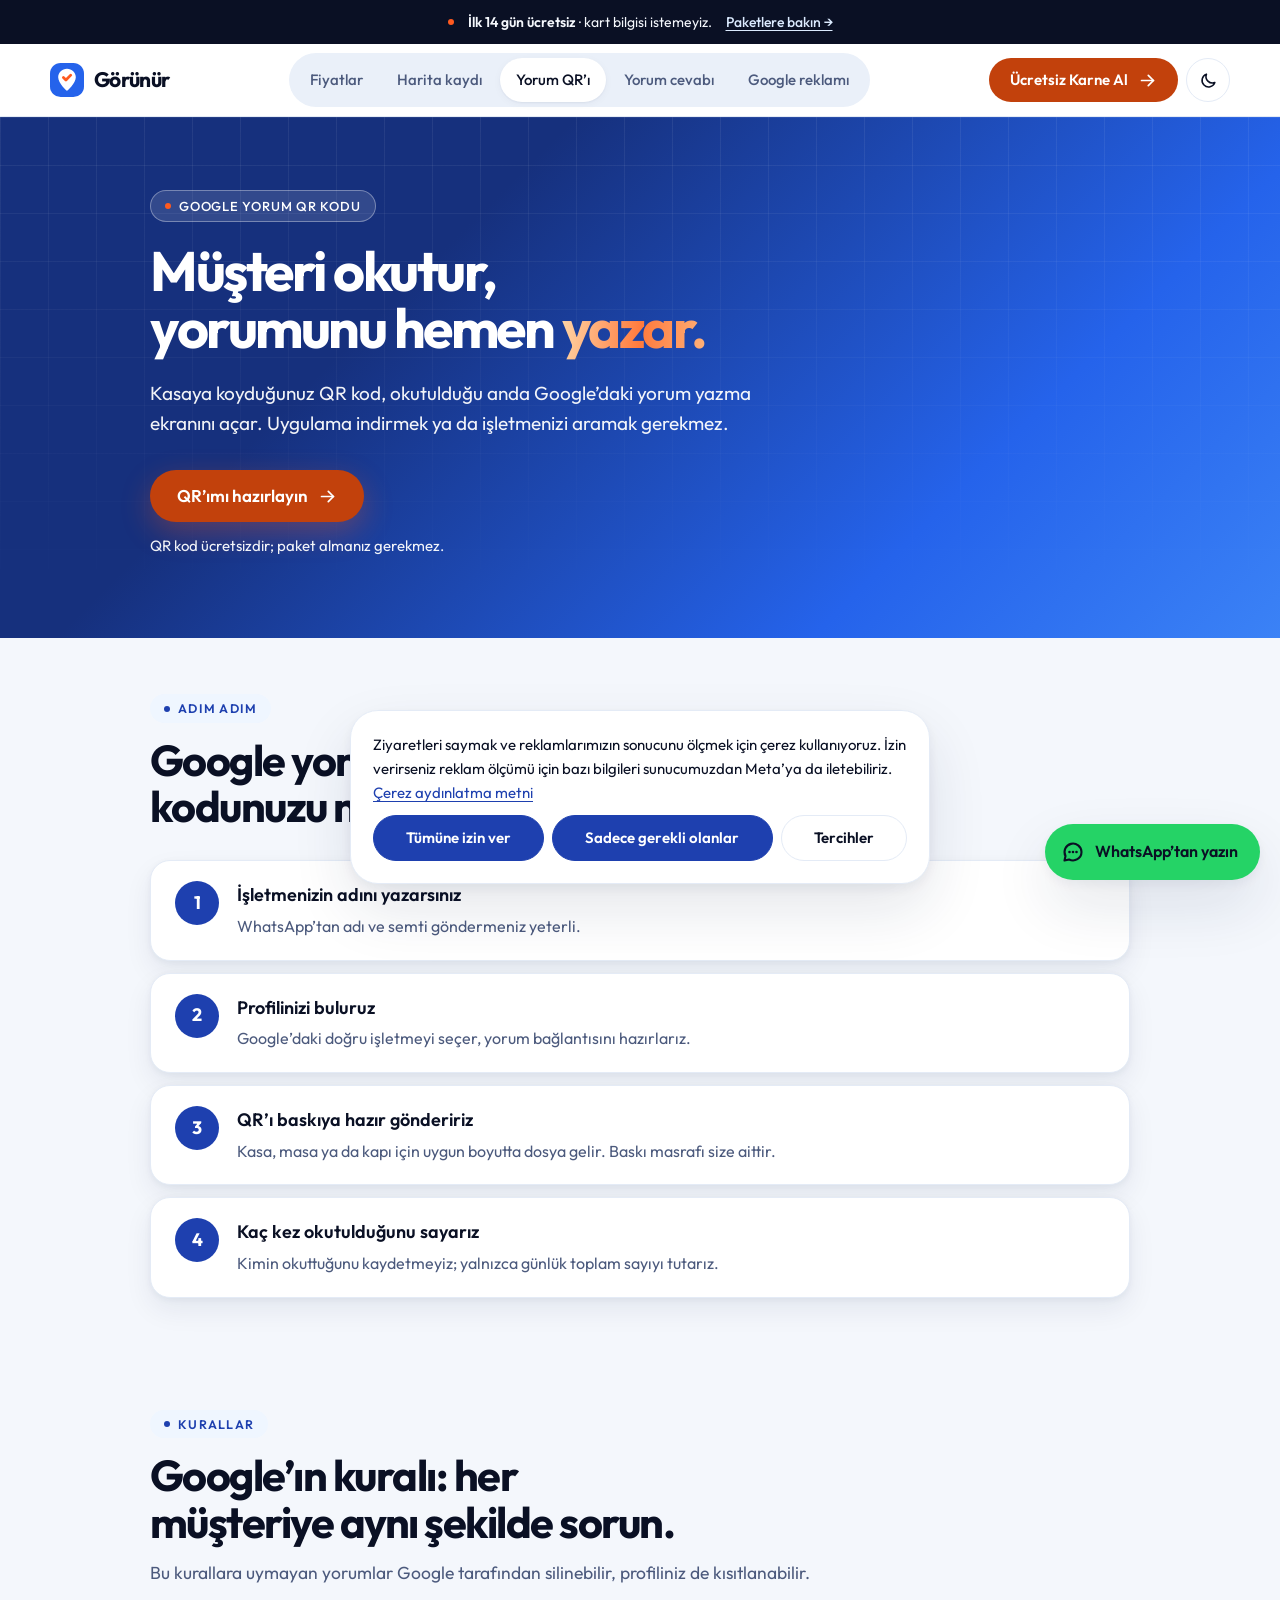
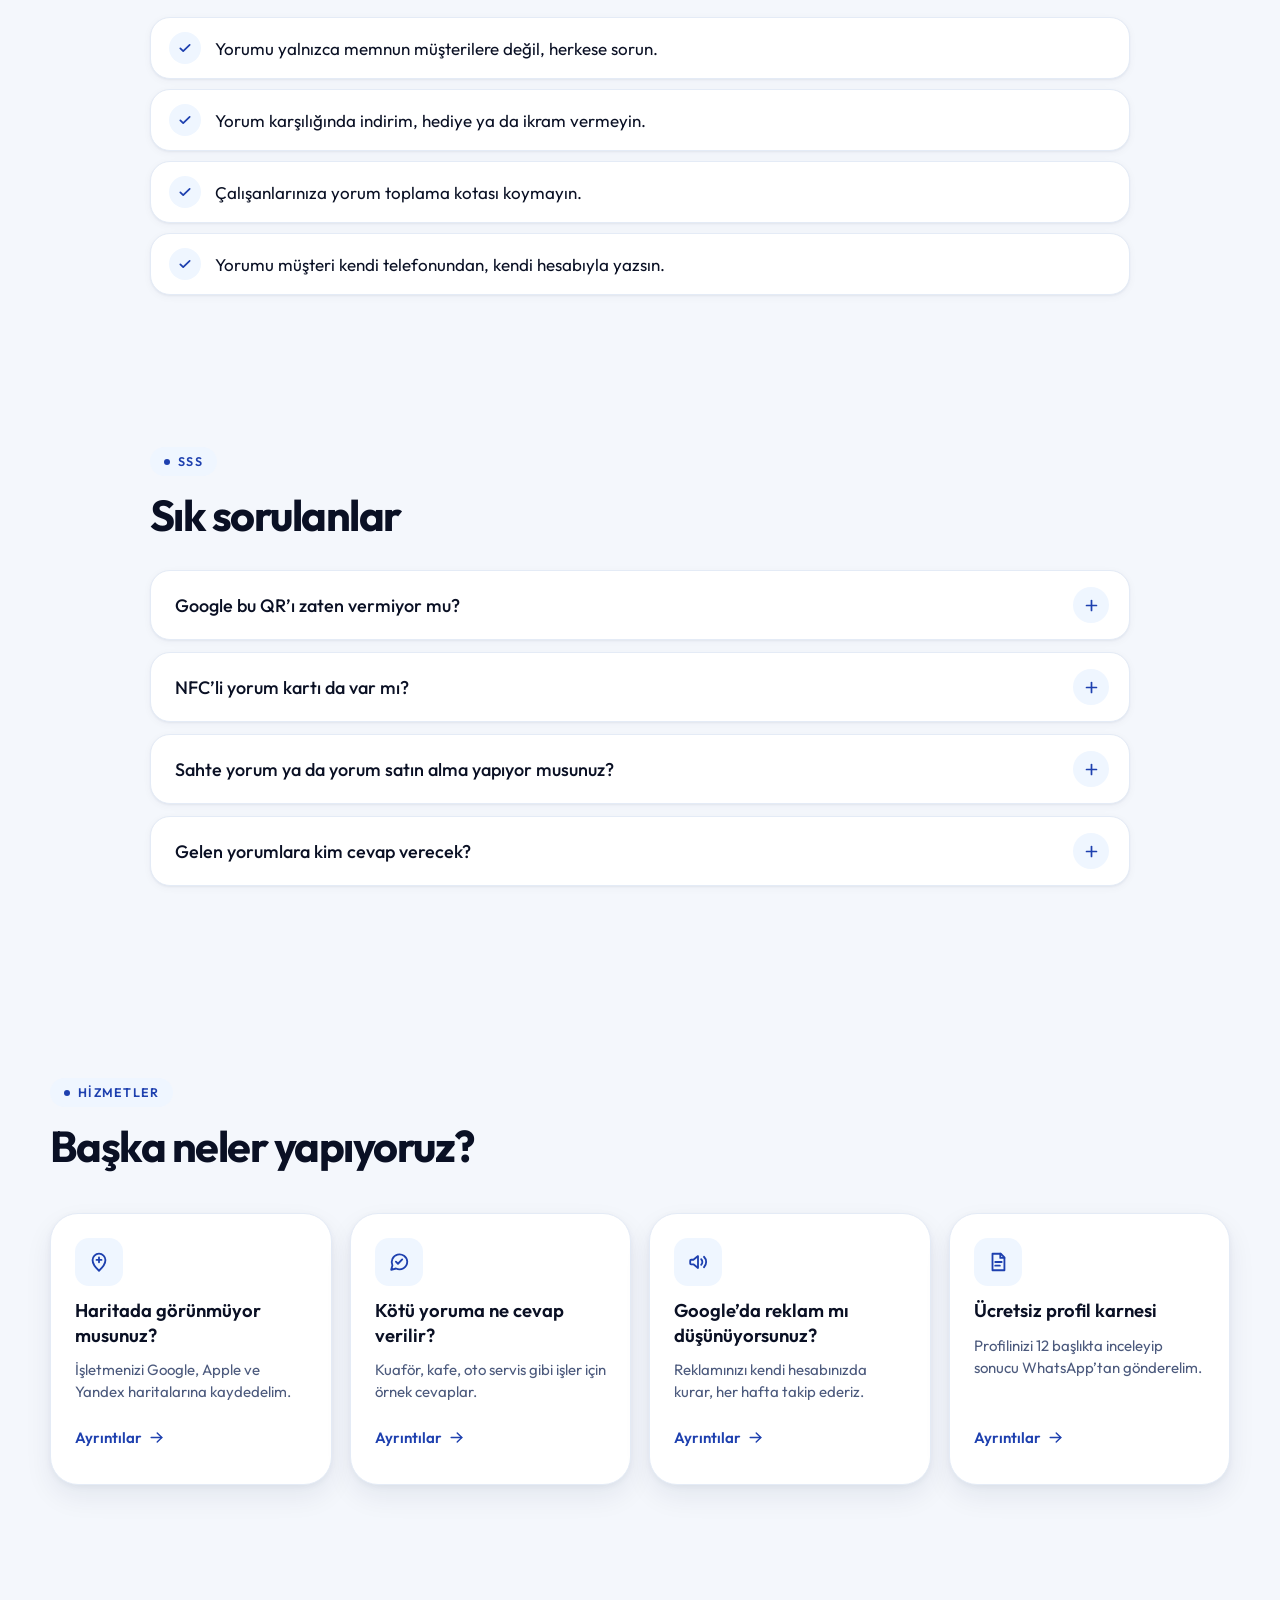
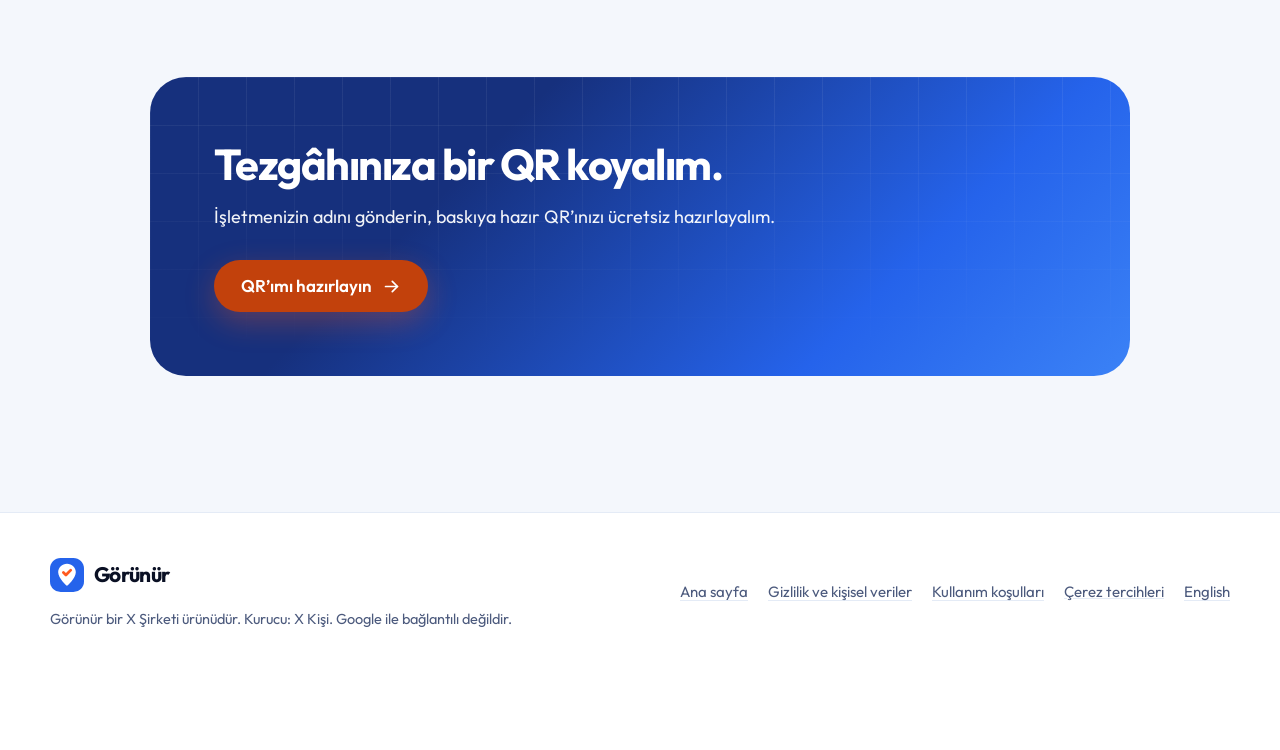
<file: yorum-karti.html>
<!doctype html>
<html lang="tr">
<head>
<meta charset="utf-8">
<meta name="viewport" content="width=device-width, initial-scale=1, viewport-fit=cover">
<title>Google yorum QR kodu — Görünür</title>
<meta name="description" content="Kasaya koyduğunuz QR kod, müşteriyi doğrudan Google yorum ekranına götürür. Ücretsiz, paket gerekmez.">
<link rel="canonical" href="https://gorunur.com/yorum-karti">
<link rel="alternate" hreflang="tr" href="https://gorunur.com/">
<link rel="alternate" hreflang="en" href="https://gorunur.com/en">
<meta property="og:type" content="website">
<meta property="og:site_name" content="Görünür">
<meta property="og:title" content="Google yorum QR kodu — Görünür">
<meta property="og:description" content="Kasaya koyduğunuz QR kod, müşteriyi doğrudan Google yorum ekranına götürür. Ücretsiz, paket gerekmez.">
<meta property="og:url" content="https://gorunur.com/yorum-karti">
<meta property="og:image" content="https://gorunur.com/og-image.png">
<meta property="og:locale" content="tr_TR">
<meta property="og:locale:alternate" content="en_US">
<meta name="twitter:card" content="summary_large_image">
<meta name="theme-color" content="#16307d">
<!-- Doğrulama kodları (Search Console, Bing, Facebook) buraya eklenecek. -->
<!-- Analytics (G-XXXXXXX) ve Meta Pixel yalnızca çerez izniyle yüklenecek; bu sürümde hiç yüklenmez. -->
<script>try{var t=localStorage.getItem('gr-tema');if(t==='dark'||t==='light')document.documentElement.setAttribute('data-theme',t)}catch(e){}</script>
<link rel="icon" href="favicon.svg" type="image/svg+xml">
<link rel="preconnect" href="https://fonts.googleapis.com">
<link rel="preconnect" href="https://fonts.gstatic.com" crossorigin>
<link rel="stylesheet" href="https://fonts.googleapis.com/css2?family=Outfit:wght@400;500;600;700&amp;display=swap">
<link rel="stylesheet" href="style.css">
</head>
<body>
<svg width="0" height="0" style="position:absolute" aria-hidden="true" focusable="false"><defs>
<symbol id="i-chat" viewBox="0 0 24 24"><path d="M21 11.5a8.5 8.5 0 0 1-12.3 7.6L3.5 20.5l1.3-4.8A8.5 8.5 0 1 1 21 11.5z"/><path d="M8.6 11.6l2.3 2.3 4.6-4.7"/></symbol>
<symbol id="i-msg" viewBox="0 0 24 24"><path d="M20.5 12a8.5 8.5 0 0 1-12.4 7.5L3.5 20.5l1-4.4A8.5 8.5 0 1 1 20.5 12z"/><path d="M8.5 12h.01M12 12h.01M15.5 12h.01" stroke-width="2.6"/></symbol>
<symbol id="i-chart" viewBox="0 0 24 24"><path d="M3.5 20.5h17"/><path d="M7 17v-5"/><path d="M12 17V7"/><path d="M17 17v-8"/></symbol>
<symbol id="i-pin" viewBox="0 0 24 24"><path d="M12 21.5s-7-6.1-7-11.6a7 7 0 0 1 14 0c0 5.5-7 11.6-7 11.6z"/><path d="M12 7v5.4"/><path d="M9.3 9.7h5.4"/></symbol>
<symbol id="i-lock" viewBox="0 0 24 24"><rect x="4.5" y="10.5" width="15" height="10.5" rx="2.5"/><path d="M8 10.5V7.5a4 4 0 0 1 8 0v3"/><path d="M12 14.5v2.5"/></symbol>
<symbol id="i-eye" viewBox="0 0 24 24"><path d="M2 12s3.6-7 10-7 10 7 10 7-3.6 7-10 7S2 12 2 12z"/><circle cx="12" cy="12" r="3"/></symbol>
<symbol id="i-undo" viewBox="0 0 24 24"><path d="M9 14 4 9l5-5"/><path d="M4 9h10.5a5.5 5.5 0 0 1 0 11H11"/></symbol>
<symbol id="i-qr" viewBox="0 0 24 24"><rect x="3.5" y="3.5" width="6.5" height="6.5" rx="1"/><rect x="14" y="3.5" width="6.5" height="6.5" rx="1"/><rect x="3.5" y="14" width="6.5" height="6.5" rx="1"/><path d="M14 14h2.5v2.5H14z"/><path d="M20.5 14v.01"/><path d="M14 20.5h.01"/><path d="M18 18h2.5v2.5H18z"/></symbol>
<symbol id="i-mega" viewBox="0 0 24 24"><path d="M3.5 10.5v3a1 1 0 0 0 1 1H7l5 4v-13l-5 4H4.5a1 1 0 0 0-1 1z"/><path d="M15.5 9a4.2 4.2 0 0 1 0 6"/><path d="M18.5 6.3a8 8 0 0 1 0 11.4"/></symbol>
<symbol id="i-arrow" viewBox="0 0 24 24"><path d="M4.5 12h15"/><path d="m13 5.5 6.5 6.5-6.5 6.5"/></symbol>
<symbol id="i-check" viewBox="0 0 24 24"><path d="m5 12.5 4.3 4.3L19 7.2"/></symbol>
<symbol id="i-x" viewBox="0 0 24 24"><path d="m6.5 6.5 11 11"/><path d="m17.5 6.5-11 11"/></symbol>
<symbol id="i-plus" viewBox="0 0 24 24"><path d="M12 5v14"/><path d="M5 12h14"/></symbol>
<symbol id="i-moon" viewBox="0 0 24 24"><path d="M20 14.6A8.2 8.2 0 0 1 9.4 4 8.3 8.3 0 1 0 20 14.6z"/></symbol>
<symbol id="i-sun" viewBox="0 0 24 24"><circle cx="12" cy="12" r="4"/><path d="M12 2.5v2M12 19.5v2M2.5 12h2M19.5 12h2M5.3 5.3l1.4 1.4M17.3 17.3l1.4 1.4M5.3 18.7l1.4-1.4M17.3 6.7l1.4-1.4"/></symbol>
<symbol id="i-menu" viewBox="0 0 24 24"><path d="M4 7h16M4 12h16M4 17h16"/></symbol>
<symbol id="i-close" viewBox="0 0 24 24"><path d="m6 6 12 12M18 6 6 18"/></symbol>
<symbol id="i-pause" viewBox="0 0 24 24"><path d="M9 5.5v13M15 5.5v13" stroke-width="2.6"/></symbol>
<symbol id="i-play" viewBox="0 0 24 24"><path d="M8 5.5v13l10.5-6.5z" style="fill:currentColor"/></symbol>
<symbol id="i-warn" viewBox="0 0 24 24"><path d="M12 3.5 21.5 20h-19z"/><path d="M12 10v4.5"/><path d="M12 17.3v.2"/></symbol>
<symbol id="i-phone" viewBox="0 0 24 24"><rect x="6.5" y="2.5" width="11" height="19" rx="2.5"/><path d="M11 18.5h2"/></symbol>
<symbol id="i-nav" viewBox="0 0 24 24"><path d="M3.5 11 20.5 3.5 13 20.5l-1.9-7.6z"/></symbol>
<symbol id="i-search" viewBox="0 0 24 24"><circle cx="10.5" cy="10.5" r="6.5"/><path d="m20 20-4.5-4.5"/></symbol>
<symbol id="i-wallet" viewBox="0 0 24 24"><path d="M3.5 7.5h15a2.5 2.5 0 0 1 2.5 2.5v8a2.5 2.5 0 0 1-2.5 2.5h-13a2 2 0 0 1-2-2z"/><path d="M3.5 7.5 15 3.5v4"/><path d="M16.5 14h.5"/></symbol>
<symbol id="i-doc" viewBox="0 0 24 24"><path d="M6 3h9l4 4v14H6z"/><path d="M14.5 3v4.5H19"/><path d="M9 12h7"/><path d="M9 16h5"/></symbol>
</defs></svg>
<a class="skip" href="#main">İçeriğe geç</a>
<div class="announce"><div class="wrap"><span class="dot" aria-hidden="true"></span><span><b>İlk 14 gün ücretsiz</b><span class="ann-more"> · kart bilgisi istemeyiz.</span></span><a href="fiyatlar.html">Paketlere bakın →</a></div></div>
<header class="site-header">
  <div class="wrap">
    <a class="brand" href="index.html" aria-label="Görünür ana sayfa"><svg class="brand-mark" viewBox="0 0 32 32" aria-hidden="true"><rect class="m-bg" width="32" height="32" rx="10"/><path class="m-fg" d="M16 5.5c-4.6 0-8.3 3.5-8.3 8 0 5.8 8.3 12.9 8.3 12.9s8.3-7.1 8.3-12.9c0-4.5-3.7-8-8.3-8z"/><path class="m-ck" d="m12.6 13.6 2.4 2.4 4.5-4.6"/></svg><span>Görünür</span></a>
    <nav class="nav-capsule" aria-label="Ana menü">
      <a class="nav-link" href="fiyatlar.html">Fiyatlar</a>
      <a class="nav-link" href="harita-kaydi.html">Harita kaydı</a>
      <a class="nav-link" href="yorum-karti.html" aria-current="page">Yorum QR’ı</a>
      <a class="nav-link" href="yorum-cevabi.html">Yorum cevabı</a>
      <a class="nav-link" href="harita-reklami.html">Google reklamı</a>
    </nav>
    <div class="header-actions">
      <a class="btn btn--primary nav-cta" href="karne.html">Ücretsiz Karne Al <svg class="icon" aria-hidden="true"><use href="#i-arrow"/></svg></a>
      <button class="icon-btn theme-btn" type="button" aria-label="Temayı değiştir"><svg class="icon ic-moon" aria-hidden="true"><use href="#i-moon"/></svg><svg class="icon ic-sun" aria-hidden="true"><use href="#i-sun"/></svg></button>
      <button class="icon-btn menu-btn" type="button" aria-expanded="false" aria-controls="mobile-menu" aria-label="Menüyü aç" data-open-label="Menüyü aç" data-close-label="Menüyü kapat"><svg class="icon ic-menu" aria-hidden="true"><use href="#i-menu"/></svg><svg class="icon ic-close" aria-hidden="true"><use href="#i-close"/></svg></button>
    </div>
  </div>
  <div class="mobile-menu" id="mobile-menu" hidden>
    <nav class="wrap" aria-label="Mobil menü">
      <a class="m-link" href="index.html">Ana sayfa <svg class="icon" aria-hidden="true"><use href="#i-arrow"/></svg></a>
      <a class="m-link" href="fiyatlar.html">Fiyatlar <svg class="icon" aria-hidden="true"><use href="#i-arrow"/></svg></a>
      <a class="m-link" href="harita-kaydi.html">Harita kaydı <svg class="icon" aria-hidden="true"><use href="#i-arrow"/></svg></a>
      <a class="m-link" href="yorum-karti.html" aria-current="page">Yorum QR’ı <svg class="icon" aria-hidden="true"><use href="#i-arrow"/></svg></a>
      <a class="m-link" href="yorum-cevabi.html">Yorum cevabı <svg class="icon" aria-hidden="true"><use href="#i-arrow"/></svg></a>
      <a class="m-link" href="harita-reklami.html">Google reklamı <svg class="icon" aria-hidden="true"><use href="#i-arrow"/></svg></a>
      <a class="m-link" href="karne.html">Ücretsiz profil karnesi <svg class="icon" aria-hidden="true"><use href="#i-arrow"/></svg></a>
      <div class="m-row">
        <a class="btn btn--primary btn--sm" href="karne.html">Ücretsiz Karne Al <svg class="icon" aria-hidden="true"><use href="#i-arrow"/></svg></a>
        <button class="m-theme theme-btn" type="button"><svg class="icon ic-moon" aria-hidden="true"><use href="#i-moon"/></svg><svg class="icon ic-sun" aria-hidden="true"><use href="#i-sun"/></svg><span>Tema</span></button>
      </div>
    </nav>
  </div>
</header>
<main id="main">

<section class="page-hero">
  <div class="wrap wrap--page">
    <span class="tag">Google yorum QR kodu</span>
    <h1 class="h1 h1--sub">Müşteri okutur, yorumunu hemen <span class="grad">yazar.</span></h1>
    <p class="lead">Kasaya koyduğunuz QR kod, okutulduğu anda Google’daki yorum yazma ekranını açar. Uygulama indirmek ya da işletmenizi aramak gerekmez.</p>
    
    <div class="cta-block"><a class="btn btn--primary" href="https://wa.me/905xxxxxxxxx" data-wa="qr">QR’ımı hazırlayın <svg class="icon" aria-hidden="true"><use href="#i-arrow"/></svg></a><p class="cta-note">QR kod ücretsizdir; paket almanız gerekmez.</p></div>
  </div>
</section>
<section class="block">
  <div class="wrap wrap--page">
    <div class="block-head"><span class="eyebrow">Adım adım</span><h2 class="h2">Google yorum QR kodunuzu nasıl hazırlıyoruz?</h2></div>
    <ol class="steps">
<li><div><b>İşletmenizin adını yazarsınız</b><span>WhatsApp’tan adı ve semti göndermeniz yeterli.</span></div></li>
<li><div><b>Profilinizi buluruz</b><span>Google’daki doğru işletmeyi seçer, yorum bağlantısını hazırlarız.</span></div></li>
<li><div><b>QR’ı baskıya hazır göndeririz</b><span>Kasa, masa ya da kapı için uygun boyutta dosya gelir. Baskı masrafı size aittir.</span></div></li>
<li><div><b>Kaç kez okutulduğunu sayarız</b><span>Kimin okuttuğunu kaydetmeyiz; yalnızca günlük toplam sayıyı tutarız.</span></div></li>
</ol>
  </div>
</section>
<section class="block">
  <div class="wrap wrap--page">
    <div class="block-head"><span class="eyebrow">Kurallar</span><h2 class="h2">Google’ın kuralı: her müşteriye aynı şekilde sorun.</h2><p class="block-intro">Bu kurallara uymayan yorumlar Google tarafından silinebilir, profiliniz de kısıtlanabilir.</p></div>
    <ul class="checklist">
<li><span class="mk"><svg class="icon" aria-hidden="true"><use href="#i-check"/></svg></span><span>Yorumu yalnızca memnun müşterilere değil, herkese sorun.</span></li>
<li><span class="mk"><svg class="icon" aria-hidden="true"><use href="#i-check"/></svg></span><span>Yorum karşılığında indirim, hediye ya da ikram vermeyin.</span></li>
<li><span class="mk"><svg class="icon" aria-hidden="true"><use href="#i-check"/></svg></span><span>Çalışanlarınıza yorum toplama kotası koymayın.</span></li>
<li><span class="mk"><svg class="icon" aria-hidden="true"><use href="#i-check"/></svg></span><span>Yorumu müşteri kendi telefonundan, kendi hesabıyla yazsın.</span></li>
</ul>
  </div>
</section>
<section class="section faq faq--single">
  <div class="wrap wrap--page">
    <div class="faq-side"><span class="eyebrow">SSS</span><h2 class="h2">Sık sorulanlar</h2></div>
    <div class="faq-list">
<details class="qa"><summary>Google bu QR’ı zaten vermiyor mu?<span class="qa-badge"><svg class="icon" aria-hidden="true"><use href="#i-plus"/></svg></span></summary><div class="qa-a"><p>Google, profilinizden bir yorum bağlantısı verir. Biz bu bağlantıyı baskıya uygun bir QR’a çevirir, kaç kez okutulduğunu da sayarız.</p></div></details>
<details class="qa"><summary>NFC’li yorum kartı da var mı?<span class="qa-badge"><svg class="icon" aria-hidden="true"><use href="#i-plus"/></svg></span></summary><div class="qa-a"><p>Şimdilik yok. Basılı QR, her telefonda kamera ile çalıştığı için en sorunsuz yol.</p></div></details>
<details class="qa"><summary>Sahte yorum ya da yorum satın alma yapıyor musunuz?<span class="qa-badge"><svg class="icon" aria-hidden="true"><use href="#i-plus"/></svg></span></summary><div class="qa-a"><p>Hayır. Bu hem Google kurallarına aykırıdır hem de işletmenize zarar verir.</p></div></details>
<details class="qa"><summary>Gelen yorumlara kim cevap verecek?<span class="qa-badge"><svg class="icon" aria-hidden="true"><use href="#i-plus"/></svg></span></summary><div class="qa-a"><p>İsterseniz siz. İsterseniz <a href="fiyatlar.html">Cevap paketimizle</a> taslaklarını biz hazırlarız, siz tek dokunuşla onaylarsınız.</p></div></details>
    </div>
  </div>
</section>
<section class="section others">
  <div class="wrap">
    <div class="section-head"><span class="eyebrow">Hizmetler</span><h2 class="h2">Başka neler yapıyoruz?</h2></div>
    <div class="others-grid">
<a class="other" href="harita-kaydi.html"><span class="other-ic"><svg class="icon" aria-hidden="true"><use href="#i-pin"/></svg></span><span class="other-t">Haritada görünmüyor musunuz?</span><span class="other-d">İşletmenizi Google, Apple ve Yandex haritalarına kaydedelim.</span><span class="other-more">Ayrıntılar <svg class="icon" aria-hidden="true"><use href="#i-arrow"/></svg></span><span class="other-arrow"><svg class="icon" aria-hidden="true"><use href="#i-arrow"/></svg></span></a>
<a class="other" href="yorum-cevabi.html"><span class="other-ic"><svg class="icon" aria-hidden="true"><use href="#i-chat"/></svg></span><span class="other-t">Kötü yoruma ne cevap verilir?</span><span class="other-d">Kuaför, kafe, oto servis gibi işler için örnek cevaplar.</span><span class="other-more">Ayrıntılar <svg class="icon" aria-hidden="true"><use href="#i-arrow"/></svg></span><span class="other-arrow"><svg class="icon" aria-hidden="true"><use href="#i-arrow"/></svg></span></a>
<a class="other" href="harita-reklami.html"><span class="other-ic"><svg class="icon" aria-hidden="true"><use href="#i-mega"/></svg></span><span class="other-t">Google’da reklam mı düşünüyorsunuz?</span><span class="other-d">Reklamınızı kendi hesabınızda kurar, her hafta takip ederiz.</span><span class="other-more">Ayrıntılar <svg class="icon" aria-hidden="true"><use href="#i-arrow"/></svg></span><span class="other-arrow"><svg class="icon" aria-hidden="true"><use href="#i-arrow"/></svg></span></a>
<a class="other" href="karne.html"><span class="other-ic"><svg class="icon" aria-hidden="true"><use href="#i-doc"/></svg></span><span class="other-t">Ücretsiz profil karnesi</span><span class="other-d">Profilinizi 12 başlıkta inceleyip sonucu WhatsApp’tan gönderelim.</span><span class="other-more">Ayrıntılar <svg class="icon" aria-hidden="true"><use href="#i-arrow"/></svg></span><span class="other-arrow"><svg class="icon" aria-hidden="true"><use href="#i-arrow"/></svg></span></a>
    </div>
  </div>
</section>
<section class="section">
  <div class="wrap wrap--page">
    <div class="band final-cta">
      <h2 class="h2">Tezgâhınıza bir QR koyalım.</h2>
      <p>İşletmenizin adını gönderin, baskıya hazır QR’ınızı ücretsiz hazırlayalım.</p>
      <a class="btn btn--primary" href="https://wa.me/905xxxxxxxxx" data-wa="qr">QR’ımı hazırlayın <svg class="icon" aria-hidden="true"><use href="#i-arrow"/></svg></a>
    </div>
  </div>
</section>

</main>
<footer class="site-footer">
  <div class="wrap">
    <div class="footer-brand"><a class="brand" href="index.html"><svg class="brand-mark" viewBox="0 0 32 32" aria-hidden="true"><rect class="m-bg" width="32" height="32" rx="10"/><path class="m-fg" d="M16 5.5c-4.6 0-8.3 3.5-8.3 8 0 5.8 8.3 12.9 8.3 12.9s8.3-7.1 8.3-12.9c0-4.5-3.7-8-8.3-8z"/><path class="m-ck" d="m12.6 13.6 2.4 2.4 4.5-4.6"/></svg><span>Görünür</span></a><p class="footer-text">Görünür bir X Şirketi ürünüdür. Kurucu: X Kişi. Google ile bağlantılı değildir.</p></div>
    <nav class="footer-links" aria-label="Alt bilgi">
      <a href="index.html">Ana sayfa</a>
      <a href="gizlilik.html">Gizlilik ve kişisel veriler</a>
      <a href="kosullar.html">Kullanım koşulları</a>
      <button type="button" data-open-cookie>Çerez tercihleri</button>
      <a href="en.html" hreflang="en">English</a>
    </nav>
  </div>
</footer>
<a class="wa-float" href="https://wa.me/905xxxxxxxxx" data-wa="genel"><svg class="icon" aria-hidden="true"><use href="#i-msg"/></svg><span>WhatsApp’tan yazın</span></a>
<div class="cookie" id="cookie" role="dialog" aria-label="Çerez seçimi" hidden>
  <div data-view="main" class="cookie-pref">
    <p>Ziyaretleri saymak ve reklamlarımızın sonucunu ölçmek için çerez kullanıyoruz. İzin verirseniz reklam ölçümü için bazı bilgileri sunucumuzdan Meta’ya da iletebiliriz. <a href="cerezler.html">Çerez aydınlatma metni</a></p>
    <div class="cookie-actions">
      <button type="button" class="btn-solid" data-ck="all">Tümüne izin ver</button>
      <button type="button" class="btn-solid" data-ck="necessary">Sadece gerekli olanlar</button>
      <button type="button" class="btn-ghost" data-ck="prefs">Tercihler</button>
    </div>
  </div>
  <div data-view="prefs" class="cookie-pref" hidden>
    <p><b>Çerez tercihleri</b></p>
    <label class="cookie-opt" for="ck-analytics"><input type="checkbox" id="ck-analytics"><span><b>Ziyaret sayımı (Google Analytics)</b><span>Siteye kaç kişinin geldiğini ve hangi sayfaların okunduğunu görmemizi sağlar.</span></span></label>
    <label class="cookie-opt" for="ck-ads"><input type="checkbox" id="ck-ads"><span><b>Reklam (Meta Pixel)</b><span>Facebook ve Instagram reklamlarımızı ölçmek için Meta’ya çerez kimliği, IP adresi, tarayıcı bilgisi, sayfa adresi ve buton tıklamaları gönderilir.</span></span></label>
    <div class="cookie-actions">
      <button type="button" class="btn-solid" data-ck="save">Seçimi kaydet</button>
      <button type="button" class="btn-solid" data-ck="necessary">Sadece gerekli olanlar</button>
    </div>
  </div>
</div>
<script src="main.js"></script>
</body>
</html>
</file>
<file: style.css>
/* =========================================================
   Görünür — stil dosyası (yeniden tasarım)
   Bütün değerler aşağıdaki değişkenlerden gelir.
   ========================================================= */

/* ---------- 1. Değişkenler ---------- */
:root {
  /* Palet (bunların dışında renk yok) */
  --ink-900: #0a1024;
  --ink-500: #4c5a7d;
  --ink-300: #7e8aa8;
  --paper: #ffffff;
  --mist: #f4f7fc;
  --mist-2: #eaf0f9;
  --line: #e4ebf6;
  --blue-900: #16307d;
  --blue-700: #1e40af;
  --blue-600: #2563eb;
  --blue-500: #3b82f6;
  --blue-100: #dbeafe;
  --blue-50: #eff6ff;
  --flame: #ff5a1f;
  --flame-cta: #c2410c;
  --flame-cta-600: #a8380b;
  --flame-100: #ffe9df;
  --wa: #25d366;
  --night: #0a1024;          /* koyu tema zemini (= ink-900) */
  --night-card: #131c38;     /* koyu tema kartları */

  /* Anlamsal tokenlar — açık tema */
  --bg: var(--mist);
  --surface: var(--paper);
  --surface-2: var(--mist-2);
  --text: var(--ink-900);
  --text-2: var(--ink-500);
  --text-3: var(--ink-300);
  --border: var(--line);
  --link: var(--blue-700);
  --accent: var(--blue-600);
  --eyebrow-bg: var(--blue-50);
  --eyebrow-ink: var(--blue-700);
  --check-bg: var(--blue-50);
  --check-ink: var(--blue-700);
  --no-bg: var(--flame-100);
  --no-ink: var(--flame-cta-600);
  --header-bg: var(--paper);
  --capsule: var(--mist-2);
  --capsule-active: var(--paper);
  --hl: var(--flame-cta);

  /* Tipografi */
  --font: "Outfit", system-ui, -apple-system, "Segoe UI", Roboto, Arial, sans-serif;
  --fs-h1: clamp(40px, 4.2vw + 12px, 72px);
  --fs-h1-sub: clamp(38px, 3.4vw + 12px, 64px);
  --fs-h2: clamp(30px, 2.6vw + 10px, 48px);
  --fs-h3: 20px;
  --fs-body: 17px;
  --fs-lead: 19px;
  --fs-small: 15px;
  --fs-xs: 13px;
  --lh: 1.6;
  --lh-tight: 1.02;
  --ls-h1: -0.045em;
  --ls-h2: -0.035em;

  /* Köşeler */
  --r-1: 14px;
  --r-2: 20px;
  --r-3: 28px;
  --r-4: 36px;
  --r-pill: 999px;

  /* Gölgeler */
  --sh-1: 0 1px 2px rgba(16, 32, 70, .05), 0 2px 8px rgba(16, 32, 70, .04);
  --sh-2: 0 2px 6px rgba(16, 32, 70, .05), 0 12px 28px rgba(16, 32, 70, .07);
  --sh-3: 0 4px 12px rgba(16, 32, 70, .06), 0 26px 60px rgba(16, 32, 70, .11);
  --sh-flame: 0 10px 30px rgba(255, 90, 31, .3);

  /* Geçiş */
  --ease: cubic-bezier(.22, .68, .32, 1);
  --t: .38s var(--ease);
  --t-reveal: .9s;
  --t-fade: .8s;

  /* Ölçüler */
  --home: 1180px;
  --page: 980px;
  --gutter: 24px;
  --header-h: 72px;
  --announce-h: 44px;
  --tap: 44px;

  /* Hero */
  --hero-bg: linear-gradient(135deg, var(--blue-900) 0%, var(--blue-900) 32%, var(--blue-600) 74%, var(--blue-500) 100%);
  --hero-grid: color-mix(in srgb, var(--paper) 7%, transparent);
  --grad-text: linear-gradient(96deg, #ffd7a8, #ff7a3d 55%, #ffb37a);
  --on-blue: var(--paper);
  --on-blue-2: color-mix(in srgb, var(--paper) 94%, transparent);
  --blue-shade: color-mix(in srgb, var(--ink-900) 26%, transparent);
  --glass: color-mix(in srgb, var(--paper) 12%, transparent);
  --glass-line: color-mix(in srgb, var(--paper) 34%, transparent);

  color-scheme: light;
}

/* Koyu tema: sistem tercihi + elle seçim */
@media (prefers-color-scheme: dark) {
  :root:not([data-theme="light"]) {
    --bg: var(--night);
    --surface: var(--night-card);
    --surface-2: color-mix(in srgb, var(--paper) 6%, var(--night-card));
    --text: var(--mist);
    --text-2: var(--ink-300);
    --text-3: var(--ink-500);
    --border: color-mix(in srgb, var(--line) 13%, transparent);
    --link: var(--blue-100);
    --accent: var(--blue-500);
    --eyebrow-bg: color-mix(in srgb, var(--blue-500) 20%, transparent);
    --eyebrow-ink: var(--blue-100);
    --check-bg: color-mix(in srgb, var(--blue-500) 20%, transparent);
    --check-ink: var(--blue-100);
    --no-bg: color-mix(in srgb, var(--flame) 18%, transparent);
    --no-ink: var(--flame-100);
    --header-bg: var(--night);
    --capsule: var(--night-card);
    --capsule-active: color-mix(in srgb, var(--paper) 10%, var(--night-card));
    --hl: var(--flame);
    color-scheme: dark;
  }
}
:root[data-theme="dark"] {
  --bg: var(--night);
  --surface: var(--night-card);
  --surface-2: color-mix(in srgb, var(--paper) 6%, var(--night-card));
  --text: var(--mist);
  --text-2: var(--ink-300);
  --text-3: var(--ink-500);
  --border: color-mix(in srgb, var(--line) 13%, transparent);
  --link: var(--blue-100);
  --accent: var(--blue-500);
  --eyebrow-bg: color-mix(in srgb, var(--blue-500) 20%, transparent);
  --eyebrow-ink: var(--blue-100);
  --check-bg: color-mix(in srgb, var(--blue-500) 20%, transparent);
  --check-ink: var(--blue-100);
  --no-bg: color-mix(in srgb, var(--flame) 18%, transparent);
  --no-ink: var(--flame-100);
  --header-bg: var(--night);
  --capsule: var(--night-card);
  --capsule-active: color-mix(in srgb, var(--paper) 10%, var(--night-card));
  --hl: var(--flame);
  color-scheme: dark;
}

/* ---------- 2. Temel ---------- */
*, *::before, *::after { box-sizing: border-box; }
html { scroll-behavior: smooth; -webkit-text-size-adjust: 100%; scroll-padding-top: calc(var(--header-h) + 12px); }
body {
  margin: 0;
  background: var(--bg);
  color: var(--text);
  font-family: var(--font);
  font-size: var(--fs-body);
  line-height: var(--lh);
  -webkit-font-smoothing: antialiased;
  overflow-x: hidden;
}
img { max-width: 100%; height: auto; display: block; }
a { color: var(--link); text-underline-offset: 3px; }
button { font: inherit; color: inherit; }
h1, h2, h3 { margin: 0; text-wrap: balance; }
p { margin: 0; }
[hidden] { display: none !important; }
:focus-visible { outline: 3px solid var(--accent); outline-offset: 3px; border-radius: 8px; }
.sr-only { position: absolute; width: 1px; height: 1px; overflow: hidden; clip: rect(0 0 0 0); white-space: nowrap; }
.icon { width: 22px; height: 22px; flex: none; fill: none; stroke: currentColor; stroke-width: 2; stroke-linecap: round; stroke-linejoin: round; }
.skip { position: absolute; left: 12px; top: -60px; z-index: 100; background: var(--paper); color: var(--ink-900); padding: 10px 16px; border-radius: var(--r-1); min-height: var(--tap); display: inline-flex; align-items: center; }
.skip:focus { top: 12px; }

.wrap {
  width: 100%;
  max-width: calc(var(--home) + 2 * var(--gutter));
  margin-inline: auto;
  padding-left: max(var(--gutter), env(safe-area-inset-left, 0px));
  padding-right: max(var(--gutter), env(safe-area-inset-right, 0px));
}
.wrap--page { max-width: calc(var(--page) + 2 * var(--gutter)); }
.wrap--narrow { max-width: calc(880px + 2 * var(--gutter)); }

/* Tipografi */
.h1 { font-size: var(--fs-h1); font-weight: 700; line-height: var(--lh-tight); letter-spacing: var(--ls-h1); }
.h1--sub { font-size: var(--fs-h1-sub); }
.h2 { font-size: var(--fs-h2); font-weight: 700; line-height: 1.08; letter-spacing: var(--ls-h2); }
.h3 { font-size: var(--fs-h3); font-weight: 500; line-height: 1.35; }
.lead { font-size: var(--fs-lead); color: var(--text-2); max-width: 640px; }
.note { font-size: var(--fs-small); color: var(--text-2); }
.muted { color: var(--text-2); }
.grad { background: var(--grad-text); -webkit-background-clip: text; background-clip: text; color: transparent; -webkit-text-fill-color: transparent; }
.hl { color: var(--hl); }
.eyebrow {
  display: inline-flex; align-items: center; gap: 8px; align-self: start; justify-self: start;
  padding: 6px 14px; border-radius: var(--r-pill);
  background: var(--eyebrow-bg); color: var(--eyebrow-ink);
  font-size: 12.5px; font-weight: 600; letter-spacing: .1em; text-transform: uppercase; line-height: 1.3;
}
.eyebrow::before { content: ""; width: 6px; height: 6px; border-radius: 50%; background: currentColor; }
.section { padding-block: 96px; }
.section-head { display: grid; gap: 16px; margin-bottom: 44px; max-width: 760px; }
.section-head--center { margin-inline: auto; text-align: center; justify-items: center; }
.section-head--center .eyebrow { justify-self: center; }
.section-head p { color: var(--text-2); font-size: var(--fs-lead); }
.fine { font-size: var(--fs-xs); color: var(--text-2); }
.fine-notes { display: grid; gap: 4px; margin-top: 28px; }

/* ---------- 3. Butonlar ---------- */
.btn {
  display: inline-flex; align-items: center; justify-content: center; gap: 10px;
  min-height: 52px; padding: 14px 26px; border-radius: var(--r-pill);
  font-size: 17px; font-weight: 600; line-height: 1.2; text-decoration: none; text-align: center;
  border: 1.5px solid transparent; cursor: pointer;
  transition: transform var(--t), box-shadow var(--t), background-color var(--t), border-color var(--t);
}
.btn .icon { width: 19px; height: 19px; stroke-width: 2.2; transition: transform var(--t); }
.btn:hover .icon { transform: translateX(3px); }
.btn--primary { background: var(--flame-cta); color: var(--paper); box-shadow: var(--sh-flame); }
.btn--primary:hover { background: var(--flame-cta-600); transform: translateY(-2px); }
.btn--primary:active { transform: translateY(0); }
.btn--glass { background: var(--glass); color: var(--on-blue); border-color: var(--glass-line); }
.btn--glass:hover { background: color-mix(in srgb, var(--paper) 20%, transparent); transform: translateY(-2px); }
.btn--outline { background: var(--surface); color: var(--text); border-color: var(--border); box-shadow: var(--sh-1); }
.btn--outline:hover { border-color: var(--accent); transform: translateY(-2px); }
.btn--blue { background: var(--blue-700); color: var(--paper); }
.btn--blue:hover { background: var(--blue-900); transform: translateY(-2px); }
.btn--sm { min-height: var(--tap); padding: 10px 18px; font-size: 15.5px; }
.btn--block { width: 100%; }
.cta-block { display: flex; flex-wrap: wrap; align-items: center; gap: 12px 14px; margin-top: 32px; }
.cta-note { flex-basis: 100%; font-size: var(--fs-small); color: var(--text-2); }

/* ---------- 4. Duyuru şeridi + menü ---------- */
.announce { background: var(--ink-900); color: var(--mist); font-size: 14px; }
.announce .wrap { min-height: var(--announce-h); display: flex; align-items: center; justify-content: center; gap: 6px 14px; flex-wrap: wrap; text-align: center; }
.announce b { font-weight: 600; }
.announce a { color: var(--blue-100); display: inline-flex; align-items: center; min-height: var(--tap); font-weight: 500; }
.announce .dot { width: 6px; height: 6px; border-radius: 50%; background: var(--flame); flex: none; }

.site-header { position: sticky; top: 0; z-index: 40; background: var(--header-bg); border-bottom: 1px solid var(--border); }
.site-header .wrap { display: flex; align-items: center; justify-content: space-between; gap: 16px; min-height: var(--header-h); }
.brand { display: inline-flex; align-items: center; gap: 10px; min-height: var(--tap); text-decoration: none; color: var(--text); font-size: 21px; font-weight: 700; letter-spacing: -0.03em; }
.brand-mark { width: 34px; height: 34px; flex: none; }
.brand-mark .m-bg { fill: var(--blue-600); }
.brand-mark .m-fg { fill: var(--paper); }
.brand-mark .m-ck { fill: none; stroke: var(--flame); stroke-width: 2.6; stroke-linecap: round; stroke-linejoin: round; }
.nav-capsule { display: flex; align-items: center; gap: 2px; padding: 5px; border-radius: var(--r-pill); background: var(--capsule); }
.nav-link {
  display: inline-flex; align-items: center; min-height: var(--tap); padding: 0 16px; border-radius: var(--r-pill);
  font-size: 15px; font-weight: 500; color: var(--text-2); text-decoration: none; white-space: nowrap;
  transition: background-color var(--t), color var(--t), box-shadow var(--t);
}
.nav-link:hover { color: var(--text); background: var(--capsule-active); }
.nav-link[aria-current="page"] { color: var(--text); background: var(--capsule-active); box-shadow: var(--sh-1); }
.header-actions { display: flex; align-items: center; gap: 8px; }
.nav-cta { min-height: var(--tap); padding: 10px 20px; font-size: 15px; box-shadow: none; }
.nav-cta:hover { box-shadow: var(--sh-flame); }
.icon-btn {
  width: var(--tap); height: var(--tap); border-radius: 50%; border: 1px solid var(--border);
  background: var(--surface); color: var(--text); display: inline-grid; place-items: center; cursor: pointer; padding: 0;
  transition: border-color var(--t), transform var(--t);
}
.icon-btn:hover { border-color: var(--accent); }
.icon-btn .icon { width: 19px; height: 19px; }
.theme-btn .ic-sun { display: none; }
:root[data-theme="dark"] .theme-btn .ic-sun { display: block; }
:root[data-theme="dark"] .theme-btn .ic-moon { display: none; }
.menu-btn { display: none; }
.menu-btn .ic-close { display: none; }
.menu-btn[aria-expanded="true"] .ic-close { display: block; }
.menu-btn[aria-expanded="true"] .ic-menu { display: none; }
.mobile-menu { border-top: 1px solid var(--border); background: var(--header-bg); max-height: calc(100vh - var(--header-h)); overflow-y: auto; }
.mobile-menu .wrap { display: grid; gap: 4px; padding-block: 12px 20px; }
.mobile-menu a.m-link { display: flex; align-items: center; justify-content: space-between; min-height: 52px; padding: 0 16px; border-radius: var(--r-1); color: var(--text); text-decoration: none; font-weight: 500; font-size: 17px; }
.mobile-menu a.m-link:hover, .mobile-menu a.m-link[aria-current="page"] { background: var(--surface-2); }
.mobile-menu .m-row { display: flex; gap: 10px; align-items: center; margin-top: 10px; }
.mobile-menu .m-row .btn { flex: 1; }
.m-theme { display: inline-flex; align-items: center; gap: 8px; min-height: var(--tap); padding: 0 16px; border-radius: var(--r-pill); border: 1px solid var(--border); background: var(--surface); color: var(--text); cursor: pointer; font-size: 15px; }
.m-theme .icon { width: 18px; height: 18px; }

/* ---------- 5. Hero ---------- */
.hero, .page-hero, .band {
  position: relative; isolation: isolate; color: var(--on-blue);
  background: var(--hero-bg);
}
.hero::before, .page-hero::before, .band::before {
  content: ""; position: absolute; inset: 0; z-index: -1; pointer-events: none;
  background-image: linear-gradient(var(--hero-grid) 1px, transparent 1px), linear-gradient(90deg, var(--hero-grid) 1px, transparent 1px);
  background-size: 48px 48px;
  -webkit-mask-image: linear-gradient(180deg, #000 0%, transparent 95%);
  mask-image: linear-gradient(180deg, #000 0%, transparent 95%);
}
.hero .wrap { display: grid; grid-template-columns: minmax(0, 1.08fr) minmax(0, .92fr); gap: 56px; align-items: center; padding-block: 72px 80px; }
.hero-copy { min-width: 0; }
.tag {
  display: inline-flex; align-items: center; gap: 8px; padding: 7px 14px; border-radius: var(--r-pill);
  background: var(--glass); border: 1px solid var(--glass-line); color: var(--on-blue);
  font-size: 13px; font-weight: 500; letter-spacing: .06em; text-transform: uppercase; line-height: 1.3;
}
.tag::before { content: ""; width: 6px; height: 6px; border-radius: 50%; background: var(--flame); }
.hero .h1 { margin-top: 22px; color: var(--on-blue); }
.hero-points { list-style: none; margin: 28px 0 0; padding: 0; display: grid; gap: 12px; }
.hero-points li { display: grid; grid-template-columns: 40px minmax(0, 1fr); gap: 14px; align-items: start; }
.hero-points .hp-ic { width: 40px; height: 40px; border-radius: var(--r-1); background: var(--glass); border: 1px solid var(--glass-line); display: grid; place-items: center; color: var(--on-blue); }
.hero-points .hp-ic .icon { width: 19px; height: 19px; }
.hero-points b { display: block; font-weight: 600; font-size: 17.5px; line-height: 1.35; }
.hero-points span { display: block; color: var(--on-blue-2); font-size: 15.5px; line-height: 1.5; }
.hero .cta-note { color: var(--on-blue-2); }
.hero .cta-note a { color: var(--on-blue); }
.hero-stats { display: flex; flex-wrap: wrap; gap: 18px 40px; margin-top: 36px; padding-top: 26px; border-top: 1px solid var(--glass-line); }
.hero-stats div { display: grid; gap: 2px; }
.hero-stats b { font-size: 30px; font-weight: 700; letter-spacing: -0.03em; line-height: 1.1; }
.hero-stats span { font-size: 14px; color: var(--on-blue-2); }
.hero-visual { min-width: 0; }

/* ---------- 6. Hero slaytı ---------- */
.slider { position: relative; max-width: 540px; margin-inline: auto; }
.slides { position: relative; aspect-ratio: 1 / 1; border-radius: var(--r-3); box-shadow: var(--sh-3); overflow: hidden; background: var(--blue-900); }
.slide { position: absolute; inset: 0; margin: 0; opacity: 0; transition: opacity var(--t-fade) ease; }
.slide.is-active { opacity: 1; }
.slide img { width: 100%; height: 100%; object-fit: cover; }
.slide figcaption { display: none; }
.slider-toggle {
  position: absolute; z-index: 3; top: 14px; right: 14px;
  width: var(--tap); height: var(--tap); border-radius: 50%; border: 1px solid var(--glass-line);
  background: color-mix(in srgb, var(--ink-900) 55%, transparent); color: var(--paper);
  display: grid; place-items: center; cursor: pointer; padding: 0; transition: background-color var(--t);
}
.slider-toggle:hover { background: color-mix(in srgb, var(--ink-900) 75%, transparent); }
.slider-toggle .icon { width: 18px; height: 18px; }
.slider-toggle .ic-play { display: none; }
.slider-toggle[aria-pressed="true"] .ic-play { display: block; }
.slider-toggle[aria-pressed="true"] .ic-pause { display: none; }
.steps-ind { list-style: none; margin: 18px 0 0; padding: 0; display: grid; grid-template-columns: repeat(3, minmax(0, 1fr)); gap: 8px; }
.step-btn {
  position: relative; width: 100%; min-height: 64px; display: grid; grid-template-columns: 28px minmax(0, 1fr); gap: 10px; align-items: center;
  padding: 10px 12px; border-radius: var(--r-1); border: 1px solid var(--glass-line); background: var(--blue-shade); color: var(--on-blue-2);
  text-align: left; cursor: pointer; overflow: hidden; transition: background-color var(--t), color var(--t), border-color var(--t);
}
.step-btn:hover { background: var(--glass); color: var(--on-blue); }
.step-num { width: 28px; height: 28px; border-radius: 50%; display: grid; place-items: center; font-weight: 700; font-size: 14px; background: var(--glass); color: var(--on-blue); transition: background-color var(--t), color var(--t); }
.step-label { font-size: 14px; font-weight: 500; line-height: 1.3; }
.step-btn[aria-current="step"] { background: var(--paper); color: var(--ink-900); border-color: var(--paper); }
.step-btn[aria-current="step"] .step-num { background: var(--flame-cta); color: var(--paper); }
.step-bar { position: absolute; left: 0; right: 0; bottom: 0; height: 3px; background: var(--flame); transform-origin: left center; transform: scaleX(0); }
.step-btn:not([aria-current="step"]) .step-bar { opacity: 0; }
.slider-foot { margin-top: 12px; padding: 12px 16px; border-radius: var(--r-1); background: var(--blue-shade); text-align: center; display: grid; gap: 6px; }
.slider-caption { min-height: 1.6em; color: var(--on-blue); font-size: 16px; }
.hero-fine { font-size: var(--fs-xs); color: var(--on-blue-2); }

/* Hareket azaltılmışsa / JS yoksa: 3 görsel alt alta sabit */
.slider.is-static .slides { aspect-ratio: auto; overflow: visible; box-shadow: none; background: none; border-radius: 0; display: grid; gap: 18px; }
.slider.is-static .slide { position: static; opacity: 1; }
.slider.is-static .slide img { border-radius: var(--r-3); box-shadow: var(--sh-3); height: auto; }
.slider.is-static .slide figcaption { display: block; margin-top: 10px; color: var(--on-blue); font-size: 15px; }
.slider.is-static .slide figcaption b { display: block; font-weight: 600; }
.slider.is-static .steps-ind, .slider.is-static .slider-toggle, .slider.is-static .slider-caption { display: none; }
.slider.is-static .slider-foot { background: none; padding: 0; }

/* ---------- 7. Akış galerisi (ısı haritası / yorum yanıtı) ---------- */
.flow { list-style: none; margin: 0; padding: 0; display: grid; grid-template-columns: repeat(3, minmax(0, 1fr)); gap: 56px; counter-reset: f; }
.flow-item { position: relative; min-width: 0; }
.flow-item:not(:last-child)::after {
  content: "→"; position: absolute; z-index: 2; top: calc(50% - 60px); right: -48px;
  width: 40px; height: 40px; border-radius: 50%; display: grid; place-items: center;
  background: var(--surface); color: var(--accent); box-shadow: var(--sh-2); border: 1px solid var(--border);
  font-size: 20px; font-weight: 600; line-height: 1;
}
.flow-fig { margin: 0; display: grid; gap: 18px; }
.flow-fig img { width: 100%; aspect-ratio: 1 / 1; object-fit: cover; border-radius: var(--r-3); box-shadow: var(--sh-2); border: 1px solid var(--border); background: var(--surface-2); }
.flow-cap { display: grid; grid-template-columns: 36px minmax(0, 1fr); gap: 12px; align-items: start; }
.flow-n { width: 36px; height: 36px; border-radius: 50%; display: grid; place-items: center; background: var(--blue-700); color: var(--paper); font-weight: 700; font-size: 16px; }
.flow-cap b { display: block; font-size: var(--fs-h3); font-weight: 500; line-height: 1.3; }
.flow-cap p { color: var(--text-2); font-size: 16px; margin-top: 4px; }

/* Kaydırınca beliren öğeler (yalnızca transform/opacity) */
.rv { transition: opacity var(--t-reveal) var(--ease), transform var(--t-reveal) var(--ease); }
.rv.rv-pending { opacity: 0; transform: translateY(24px); }

/* ---------- 8. Kartlar (genel) ---------- */
.card, .stat-card, .g-card, .plan, .other, .qa, .ex, .extra, .fee-box, .inline-card, .form-card, .legal-card, .steps li, .checklist li, .proof {
  background: var(--surface); border: 1px solid var(--border); box-shadow: var(--sh-2);
}
.card, .stat-card, .g-card, .plan, .other, .ex, .extra, .inline-card { transition: transform var(--t), box-shadow var(--t), border-color var(--t); }
.card:hover, .stat-card:hover, .g-card:hover, .plan:hover, .other:hover, .ex:hover, .extra:hover, .inline-card:hover { transform: translateY(-4px); box-shadow: var(--sh-3); }

/* Problem */
.stats-grid { display: grid; grid-template-columns: repeat(2, minmax(0, 1fr)); gap: 18px; }
.stat-card { border-radius: var(--r-3); padding: 34px; }
.stat-n { display: block; font-size: clamp(44px, 4vw + 8px, 68px); font-weight: 700; line-height: 1; letter-spacing: -0.04em; color: var(--accent); }
.stat-card--flame .stat-n { color: var(--hl); }
.stat-t { display: block; font-size: 18px; color: var(--text-2); margin-top: 12px; max-width: 380px; }
.source { margin-top: 22px; padding-left: 14px; border-left: 3px solid var(--accent); font-size: var(--fs-small); color: var(--text-2); }
.proof { margin-top: 18px; border-radius: var(--r-2); padding: 20px 24px; font-size: 17px; }

/* Güvence kartları */
.guarantees { display: grid; grid-template-columns: repeat(3, minmax(0, 1fr)); gap: 18px; margin-top: 56px; }
.g-card { border-radius: var(--r-3); padding: 28px; display: grid; gap: 14px; align-content: start; }
.g-ic { width: 52px; height: 52px; border-radius: var(--r-1); background: var(--flame-100); color: var(--flame-cta); display: grid; place-items: center; }
.g-card h3 { font-size: var(--fs-h3); font-weight: 600; line-height: 1.3; }
.g-card p { color: var(--text-2); font-size: 16px; }

/* ---------- 9. Fiyatlar ---------- */
.pricing .wrap { max-width: calc(1000px + 2 * var(--gutter)); }
.plans { display: grid; grid-template-columns: repeat(3, minmax(0, 1fr)); gap: 18px; align-items: stretch; }
.plan { display: flex; flex-direction: column; gap: 6px; padding: 30px; border-radius: var(--r-3); min-width: 0; }
.plan--featured { background: var(--hero-bg); color: var(--on-blue); border-color: transparent; box-shadow: var(--sh-3); position: relative; }
.plan-badge { position: absolute; top: 18px; right: 18px; padding: 4px 12px; border-radius: var(--r-pill); background: var(--flame-cta); color: var(--paper); font-size: 12.5px; font-weight: 600; letter-spacing: .04em; }
.plan-name { font-size: 21px; font-weight: 600; }
.plan-price { font-size: 44px; font-weight: 700; letter-spacing: -0.04em; line-height: 1.1; margin-top: 18px; font-variant-numeric: tabular-nums; }
.plan-price small { font-size: 18px; font-weight: 400; color: var(--text-2); letter-spacing: 0; }
.plan-vat { font-size: var(--fs-small); color: var(--text-2); line-height: 1.5; margin-top: 6px; }
.plan-desc { font-size: var(--fs-small); color: var(--text-2); margin-top: 8px; }
.plan--featured .plan-price small, .plan--featured .plan-vat, .plan--featured .plan-desc { color: var(--on-blue-2); }
.plan .btn { margin-top: auto; }
.plan-cta-gap { height: 22px; }
.after-plans { margin-top: 16px; font-size: var(--fs-small); color: var(--text-2); }

.table-wrap { margin-top: 32px; border: 1px solid var(--border); border-radius: var(--r-3); overflow: hidden; background: var(--surface); box-shadow: var(--sh-2); }
.table-scroll { overflow-x: auto; }
.cmp { width: 100%; border-collapse: collapse; font-size: 16px; }
.cmp th, .cmp td { padding: 16px 18px; border-bottom: 1px solid var(--border); text-align: center; vertical-align: middle; }
.cmp tbody tr:last-child td, .cmp tbody tr:last-child th { border-bottom: 0; }
.cmp thead th { background: var(--surface-2); font-weight: 600; color: var(--text); font-size: 15px; }
.cmp thead th.is-featured { color: var(--accent); }
.cmp tbody th { text-align: left; font-weight: 500; }
.cmp tbody th small { display: block; font-weight: 400; color: var(--text-2); font-size: 14px; margin-top: 2px; line-height: 1.45; }
.cmp td { font-weight: 600; font-size: 15.5px; white-space: nowrap; }
.yes { display: inline-grid; place-items: center; width: 32px; height: 32px; border-radius: 50%; background: var(--check-bg); color: var(--check-ink); }
.yes .icon { width: 17px; height: 17px; stroke-width: 2.6; }
.no { display: inline-grid; place-items: center; color: var(--text-2); }
.no .icon { width: 17px; height: 17px; stroke-width: 1.8; }
.table-note { margin-top: 16px; font-size: var(--fs-small); color: var(--text-2); }
.more-link { display: inline-flex; align-items: center; gap: 6px; min-height: var(--tap); margin-top: 6px; font-weight: 600; }

/* ---------- 10. Başka neler yapıyoruz ---------- */
.others-grid { display: grid; grid-template-columns: repeat(4, minmax(0, 1fr)); gap: 18px; }
.other { display: flex; flex-direction: column; gap: 12px; padding: 24px; border-radius: var(--r-3); text-decoration: none; color: var(--text); min-width: 0; }
.other:hover { border-color: color-mix(in srgb, var(--accent) 45%, var(--border)); }
.other-ic { width: 48px; height: 48px; border-radius: var(--r-1); background: var(--check-bg); color: var(--check-ink); display: grid; place-items: center; }
.other-t { font-size: 18.5px; font-weight: 600; line-height: 1.3; }
.other-d { font-size: var(--fs-small); color: var(--text-2); line-height: 1.5; }
.other-more { margin-top: auto; align-self: start; display: inline-flex; align-items: center; gap: 6px; min-height: var(--tap); font-size: 15px; font-weight: 600; color: var(--link); }
.other-more .icon { width: 17px; height: 17px; transition: transform var(--t); }
.other:hover .other-more .icon { transform: translateX(3px); }
.other-arrow { display: none; }

/* ---------- 11. SSS ---------- */
.faq .wrap { display: grid; grid-template-columns: minmax(0, 360px) minmax(0, 1fr); gap: 56px; align-items: start; }
.faq--single .wrap { grid-template-columns: minmax(0, 1fr); gap: 32px; }
.faq-side { display: grid; gap: 16px; }
.faq-side p { color: var(--text-2); }
.faq-side .btn { justify-self: start; }
.faq-list { display: grid; gap: 12px; min-width: 0; }
.qa { border-radius: var(--r-2); box-shadow: var(--sh-1); transition: box-shadow var(--t); }
.qa[open] { box-shadow: var(--sh-2); }
.qa summary { list-style: none; display: flex; align-items: center; justify-content: space-between; gap: 18px; min-height: 64px; padding: 16px 20px 16px 24px; cursor: pointer; font-size: 18px; font-weight: 500; line-height: 1.4; }
.qa summary::-webkit-details-marker { display: none; }
.qa-badge { flex: none; width: 36px; height: 36px; border-radius: 50%; background: var(--check-bg); color: var(--check-ink); display: grid; place-items: center; transition: transform var(--t), background-color var(--t); }
.qa-badge .icon { width: 17px; height: 17px; stroke-width: 2.4; }
.qa[open] .qa-badge { transform: rotate(45deg); background: var(--flame-cta); color: var(--paper); }
.qa-a { padding: 0 24px 22px; color: var(--text-2); font-size: 16.5px; display: grid; gap: 10px; }
.qa-a a { font-weight: 600; }

/* ---------- 12. Mavi bantlar (karne + son çağrı) ---------- */
.band { border-radius: var(--r-4); overflow: hidden; }
.karne-band { padding: 64px; display: grid; grid-template-columns: minmax(0, 1fr) minmax(0, 340px); gap: 48px; align-items: center; }
.karne-band .h2 { color: var(--on-blue); }
.karne-band p { color: var(--on-blue-2); font-size: 18px; margin-top: 16px; max-width: 540px; }
.karne-band .btn { margin-top: 30px; }
.report { position: relative; background: var(--paper); color: var(--ink-900); border-radius: var(--r-3); box-shadow: var(--sh-3); transform: rotate(2deg); }
.report-head { background: var(--ink-900); color: var(--paper); font-size: 12px; font-weight: 600; letter-spacing: .12em; padding: 14px 20px; border-radius: var(--r-3) var(--r-3) 0 0; }
.report-body { padding: 14px 20px 20px; display: grid; gap: 2px; }
.report-name { font-weight: 600; font-size: 15.5px; margin-bottom: 6px; }
.report-row { display: flex; justify-content: space-between; gap: 10px; padding: 9px 0; border-top: 1px solid var(--line); font-size: 14.5px; }
.report-row span { color: var(--ink-500); }
.report-row b { font-weight: 600; }
.v-bad { color: var(--flame-cta); } .v-warn { color: var(--ink-500); } .v-good { color: var(--blue-700); }
.kr-list .v-bad { color: var(--no-ink); } .kr-list .v-warn { color: var(--text-2); } .kr-list .v-good { color: var(--link); }
.score { position: absolute; top: -42px; right: -30px; width: 112px; height: 112px; border-radius: 50%; background: var(--ink-900); display: grid; place-items: center; color: var(--paper); box-shadow: var(--sh-3); }
.score svg { position: absolute; inset: 8px; width: calc(100% - 16px); height: calc(100% - 16px); transform: rotate(-90deg); }
.score .track { fill: none; stroke: color-mix(in srgb, var(--paper) 14%, transparent); stroke-width: 3.2; }
.score .arc { fill: none; stroke: var(--flame); stroke-width: 3.2; stroke-linecap: round; }
.score-n { position: relative; text-align: center; line-height: 1; }
.score-n b { font-size: 32px; font-weight: 700; }
.score-n small { font-size: 12px; opacity: .8; }
.score-n span { display: block; font-size: 10px; opacity: .8; margin-top: 4px; }
.final-cta { padding: 64px; display: grid; gap: 16px; justify-items: start; }
.final-cta .h2 { color: var(--on-blue); max-width: 680px; }
.final-cta p { color: var(--on-blue-2); max-width: 580px; font-size: 18px; }
.final-cta .btn { margin-top: 12px; }

/* ---------- 13. Alt sayfa başlığı ---------- */
.page-hero .wrap { padding-block: 72px 80px; }
.page-hero .h1 { margin-top: 20px; max-width: 860px; color: var(--on-blue); }
.page-hero .lead { margin-top: 22px; color: var(--on-blue-2); }
.price-line { margin-top: 20px; font-size: 18px; font-weight: 600; max-width: 700px; color: var(--on-blue); }
.page-hero .cta-note { color: var(--on-blue-2); }

/* ---------- 14. Alt sayfa blokları ---------- */
.block { padding-block: 56px; }
.block-head { display: grid; gap: 14px; margin-bottom: 30px; max-width: 760px; }
.block-intro { color: var(--text-2); font-size: 17.5px; }
.cards3 { display: grid; grid-template-columns: repeat(3, minmax(0, 1fr)); gap: 18px; }
.cards2 { display: grid; grid-template-columns: repeat(2, minmax(0, 1fr)); gap: 18px; }
.card { border-radius: var(--r-3); padding: 28px; min-width: 0; }
.card h3 { font-size: var(--fs-h3); font-weight: 600; margin-bottom: 6px; }
.card p { color: var(--text-2); font-size: 16px; }
.card .card-ic { width: 48px; height: 48px; border-radius: var(--r-1); background: var(--check-bg); color: var(--check-ink); display: grid; place-items: center; margin-bottom: 18px; }
.steps { list-style: none; margin: 0; padding: 0; display: grid; gap: 12px; counter-reset: s; }
.steps li { counter-increment: s; display: grid; grid-template-columns: 44px minmax(0, 1fr); gap: 18px; align-items: start; border-radius: var(--r-2); padding: 20px 24px; }
.steps li::before { content: counter(s); width: 44px; height: 44px; border-radius: 50%; background: var(--blue-700); color: var(--paper); display: grid; place-items: center; font-weight: 700; font-size: 18px; }
.steps b { display: block; font-size: 18px; font-weight: 600; margin-bottom: 2px; }
.steps span { color: var(--text-2); font-size: 16px; }
.checklist { list-style: none; margin: 0; padding: 0; display: grid; gap: 10px; }
.checklist li { display: grid; grid-template-columns: 32px minmax(0, 1fr); gap: 14px; align-items: center; border-radius: var(--r-2); padding: 14px 18px; box-shadow: var(--sh-1); }
.checklist .mk { width: 32px; height: 32px; border-radius: 50%; display: grid; place-items: center; background: var(--check-bg); color: var(--check-ink); }
.checklist .mk .icon { width: 16px; height: 16px; stroke-width: 2.6; }
.checklist--no .mk { background: var(--no-bg); color: var(--no-ink); }
.alert { background: var(--no-bg); border: 1px solid color-mix(in srgb, var(--flame) 30%, transparent); border-radius: var(--r-3); padding: 24px 26px; display: grid; grid-template-columns: 28px minmax(0, 1fr); gap: 16px; color: var(--text); }
.alert .icon { color: var(--no-ink); width: 26px; height: 26px; }
.alert b { display: block; margin-bottom: 4px; font-weight: 600; }
.fee-box { border-radius: var(--r-3); padding: 30px; display: grid; gap: 16px; }
.fee-row { display: flex; flex-wrap: wrap; justify-content: space-between; gap: 6px 20px; padding-bottom: 16px; border-bottom: 1px solid var(--border); }
.fee-row:last-of-type { border-bottom: 0; }
.fee-row b { font-size: 18px; font-weight: 600; }
.fee-row .amt { font-size: 24px; font-weight: 700; letter-spacing: -0.02em; font-variant-numeric: tabular-nums; }
.fee-row p { flex-basis: 100%; color: var(--text-2); font-size: var(--fs-small); }
.stat-cards { display: grid; grid-template-columns: repeat(2, minmax(0, 1fr)); gap: 18px; }
.examples { display: grid; grid-template-columns: repeat(2, minmax(0, 1fr)); gap: 18px; }
.ex { border-radius: var(--r-3); padding: 24px; display: grid; gap: 12px; align-content: start; min-width: 0; }
.ex-top { display: flex; justify-content: space-between; align-items: center; gap: 10px; }
.ex-tag { font-size: 12.5px; font-weight: 600; letter-spacing: .1em; color: var(--text-2); }
.stars { color: var(--hl); letter-spacing: 1px; font-size: 16px; }
.stars--good { color: var(--accent); }
.stars .off { color: var(--border); }
.ex q { font-weight: 600; font-size: 17.5px; quotes: "“" "”"; }
.ex-reply { background: var(--surface-2); border-radius: var(--r-1); padding: 14px 16px; font-size: 16px; color: var(--text); }
.extra-rows { display: grid; gap: 14px; }
.extra { border-radius: var(--r-3); padding: 24px 26px; display: flex; flex-wrap: wrap; justify-content: space-between; gap: 12px 24px; align-items: center; }
.extra div { flex: 1 1 420px; min-width: 0; }
.extra b { display: block; font-size: 19px; font-weight: 600; }
.extra p { color: var(--text-2); font-size: 16px; margin-top: 4px; }
.inline-card { border-radius: var(--r-3); padding: 30px 32px; display: flex; flex-wrap: wrap; gap: 18px 28px; align-items: center; justify-content: space-between; }
.inline-card div { flex: 1 1 360px; min-width: 0; }
.inline-card b { font-size: 21px; font-weight: 600; }
.inline-card p { color: var(--text-2); margin-top: 6px; }

/* Karne formu */
.form-card { border-radius: var(--r-3); padding: 30px; max-width: 600px; display: grid; gap: 18px; box-shadow: var(--sh-3); }
.field { display: grid; gap: 8px; }
.field label { font-weight: 600; font-size: 16px; }
.field input[type="text"], .field input[type="tel"] { width: 100%; min-height: 52px; font: inherit; font-size: 17px; padding: 12px 16px; border-radius: var(--r-1); border: 1.5px solid var(--border); background: var(--bg); color: var(--text); transition: border-color var(--t), box-shadow var(--t); }
.field input::placeholder { color: var(--text-2); }
.field input:focus { outline: none; border-color: var(--accent); box-shadow: 0 0 0 4px color-mix(in srgb, var(--accent) 20%, transparent); }
.field-err { color: var(--no-ink); font-size: 14.5px; font-weight: 600; }
.check { display: grid; grid-template-columns: 24px minmax(0, 1fr); gap: 12px; align-items: start; font-size: 15px; color: var(--text-2); min-height: var(--tap); }
.check input { width: 22px; height: 22px; margin: 2px 0 0; accent-color: var(--blue-700); }
.results { display: grid; gap: 10px; }
.result { display: grid; grid-template-columns: minmax(0, 1fr) auto; gap: 10px; align-items: center; text-align: left; width: 100%; min-height: 64px; padding: 14px 18px; border-radius: var(--r-1); border: 1.5px solid var(--border); background: var(--bg); color: var(--text); cursor: pointer; transition: border-color var(--t), transform var(--t); }
.result:hover, .result[aria-pressed="true"] { border-color: var(--accent); }
.result b { display: block; font-size: 16.5px; font-weight: 600; }
.result span { font-size: 14px; color: var(--text-2); }
.demo-flag { display: inline-flex; font-size: 12px; font-weight: 600; letter-spacing: .1em; text-transform: uppercase; color: var(--no-ink); background: var(--no-bg); padding: 4px 12px; border-radius: var(--r-pill); }
.karne-result { display: grid; gap: 18px; }
.kr-top { display: flex; gap: 20px; align-items: center; flex-wrap: wrap; }
.kr-top .score { position: relative; top: auto; right: auto; flex: none; }
.kr-list { list-style: none; margin: 0; padding: 0; display: grid; }
.kr-list li { display: flex; justify-content: space-between; gap: 12px; padding: 11px 0; border-top: 1px solid var(--border); font-size: 15.5px; }
.kr-list b { font-weight: 600; }
.bullets { margin: 0; padding-left: 22px; display: grid; gap: 10px; color: var(--text); }
.bullets li::marker { color: var(--accent); }

/* ---------- 15. Yasal sayfalar ---------- */
.legal .wrap { max-width: calc(var(--page) + 2 * var(--gutter)); }
.legal-head { padding-block: 48px 20px; display: grid; gap: 14px; }
.legal-head h1 { font-size: clamp(32px, 2vw + 20px, 44px); font-weight: 700; line-height: 1.1; letter-spacing: var(--ls-h2); }
.legal-head p { color: var(--text-2); font-size: 14.5px; }
.legal-sec { margin-top: 36px; }
.legal-sec h2 { font-size: 24px; font-weight: 600; letter-spacing: -0.02em; margin-bottom: 14px; }
.legal-sec h3 { font-size: 17.5px; font-weight: 600; margin: 16px 0 4px; }
.legal-card { border-radius: var(--r-2); padding: 24px 26px; display: grid; gap: 12px; font-size: 16px; box-shadow: var(--sh-1); }
.legal-card ul, .legal-card ol { margin: 0; padding-left: 22px; display: grid; gap: 6px; }
.legal-card .todo { background: var(--no-bg); color: var(--text); border-radius: var(--r-1); padding: 12px 14px; font-size: 14.5px; }
.ltable-wrap { background: var(--surface); border: 1px solid var(--border); border-radius: var(--r-2); overflow: hidden; box-shadow: var(--sh-1); }
.ltable { width: 100%; border-collapse: collapse; font-size: 15px; }
.ltable th, .ltable td { text-align: left; vertical-align: top; padding: 13px 15px; border-bottom: 1px solid var(--border); }
.ltable thead th { background: var(--surface-2); font-size: 14px; font-weight: 600; color: var(--text); }
.ltable tbody tr:last-child td { border-bottom: 0; }
.ltable td:first-child { font-weight: 600; }
.ltable code { font-size: 13.5px; background: var(--surface-2); padding: 1px 6px; border-radius: 6px; }

/* ---------- 16. Footer ---------- */
.site-footer { margin-top: 40px; padding-block: 40px 120px; border-top: 1px solid var(--border); background: var(--surface); }
.site-footer .wrap { display: flex; flex-wrap: wrap; align-items: center; justify-content: space-between; gap: 16px 28px; }
.footer-brand { display: grid; gap: 10px; max-width: 520px; }
.footer-text { font-size: 14.5px; color: var(--text-2); }
.footer-links { display: flex; flex-wrap: wrap; gap: 0 20px; font-size: 15px; }
.footer-links a, .footer-links button { display: inline-flex; align-items: center; min-height: var(--tap); color: var(--text-2); text-decoration: underline; text-decoration-color: var(--border); background: none; border: 0; padding: 0; cursor: pointer; font-size: 15px; }
.footer-links a:hover, .footer-links button:hover { color: var(--text); }

/* ---------- 17. Yüzen WhatsApp ---------- */
.wa-float {
  position: fixed; z-index: 50;
  right: max(20px, calc(env(safe-area-inset-right, 0px) + 12px));
  bottom: calc(20px + env(safe-area-inset-bottom, 0px));
  display: inline-flex; align-items: center; gap: 10px; min-height: 56px;
  padding: 12px 22px 12px 16px; border-radius: var(--r-pill);
  background: var(--wa); color: var(--ink-900); text-decoration: none;
  font-size: 16px; font-weight: 600; box-shadow: var(--sh-3);
  transition: transform var(--t), box-shadow var(--t);
}
.wa-float .icon { width: 24px; height: 24px; stroke-width: 2.1; }
.wa-float:hover { transform: translateY(-3px); }
.wa-float.is-away { opacity: 0; visibility: hidden; transform: translateY(16px); pointer-events: none; }
.wa-float { transition: transform var(--t), box-shadow var(--t), opacity var(--t), visibility var(--t); }

/* ---------- 18. Çerez banner'ı ---------- */
.cookie {
  position: fixed; z-index: 60; left: 50%; transform: translateX(-50%);
  bottom: calc(16px + env(safe-area-inset-bottom, 0px));
  width: min(580px, calc(100% - 32px));
  background: var(--surface); color: var(--text); border: 1px solid var(--border); border-radius: var(--r-3);
  box-shadow: var(--sh-3); padding: 22px; display: grid; gap: 14px; font-size: 15px;
}
.cookie-actions { display: flex; flex-wrap: wrap; gap: 8px; }
.cookie-actions > * { flex: 1 1 auto; }
.cookie-pref { display: grid; gap: 10px; }
.cookie-opt { display: grid; grid-template-columns: 24px minmax(0, 1fr); gap: 12px; align-items: start; padding: 14px; border-radius: var(--r-1); background: var(--bg); border: 1px solid var(--border); cursor: pointer; }
.cookie-opt input { width: 22px; height: 22px; margin: 1px 0 0; accent-color: var(--blue-700); }
.cookie-opt b { display: block; font-size: 15px; font-weight: 600; }
.cookie-opt span { font-size: 14px; color: var(--text-2); }
.btn-solid, .btn-ghost { display: inline-flex; align-items: center; justify-content: center; min-height: var(--tap); padding: 10px 18px; border-radius: var(--r-pill); font-size: 15px; font-weight: 600; cursor: pointer; transition: background-color var(--t), border-color var(--t); }
.btn-solid { background: var(--blue-700); color: var(--paper); border: 1.5px solid var(--blue-700); }
.btn-solid:hover { background: var(--blue-900); border-color: var(--blue-900); }
.btn-ghost { background: var(--surface); color: var(--text); border: 1.5px solid var(--border); }
.btn-ghost:hover { border-color: var(--accent); }

/* ---------- 19. Animasyonlar ---------- */
@keyframes rise { from { opacity: 0; transform: translateY(12px); } to { opacity: 1; transform: none; } }
.reveal { animation: rise .6s var(--ease) both; }

@media (prefers-reduced-motion: reduce) {
  html { scroll-behavior: auto; }
  *, *::before, *::after { animation-duration: .001ms !important; animation-iteration-count: 1 !important; transition-duration: .001ms !important; }
  .rv.rv-pending { opacity: 1; transform: none; }
}

/* ---------- 20. Kırılma noktaları ---------- */
@media (max-width: 1120px) {
  .nav-capsule { display: none; }
  .menu-btn { display: inline-grid; }
  .others-grid { grid-template-columns: repeat(2, minmax(0, 1fr)); }
}
@media (max-width: 960px) {
  .hero .wrap { grid-template-columns: minmax(0, 1fr); gap: 44px; padding-block: 52px 60px; }
  .slider { max-width: 560px; }
  .faq .wrap { grid-template-columns: minmax(0, 1fr); gap: 28px; }
  .karne-band { grid-template-columns: minmax(0, 1fr); padding: 48px; }
  .karne-band .report { max-width: 360px; margin: 34px auto 6px; }
  .guarantees, .cards3 { grid-template-columns: minmax(0, 1fr); }
  .flow { grid-template-columns: minmax(0, 1fr); gap: 64px; max-width: 520px; margin-inline: auto; }
  .flow-item:not(:last-child)::after { content: "↓"; top: auto; right: auto; left: calc(50% - 20px); bottom: -52px; }
  .section { padding-block: 72px; }
}
@media (max-width: 760px) {
  .examples, .stat-cards, .cards2, .stats-grid { grid-template-columns: minmax(0, 1fr); }
  .plans { grid-template-columns: repeat(2, minmax(0, 1fr)); gap: 12px; }
  .plan { padding: 22px 18px; }
  .plan--corp { grid-column: 1 / -1; flex-direction: row; flex-wrap: wrap; align-items: center; justify-content: space-between; gap: 6px 14px; }
  .plan--corp .plan-head { display: grid; gap: 2px; }
  .plan--corp .plan-price { margin-top: 0; }
  .plan--corp .plan-desc, .plan--corp .plan-cta-gap { display: none; }
  .plan--corp .btn { margin-top: 0; }
  .plans--detail .plan--corp { flex-direction: column; align-items: stretch; }
  .plans--detail .plan--corp .plan-desc { display: block; }
  .plan-badge { position: static; align-self: start; margin-bottom: 6px; }
}
@media (max-width: 600px) {
  :root { --gutter: 16px; --header-h: 64px; --fs-body: 16px; --fs-lead: 17px; --fs-h3: 18px; }
  .section { padding-block: 56px; }
  .section-head { margin-bottom: 30px; }
  .announce { font-size: 13px; }
  .announce .ann-more { display: none; }
  .brand { font-size: 19px; }
  .brand-mark { width: 30px; height: 30px; }
  .site-header .wrap { gap: 8px; }
  .header-actions .theme-btn { display: none; }
  .nav-cta { padding: 10px 14px; font-size: 14px; }
  .nav-cta .icon { display: none; }

  .hero .wrap { padding-block: 40px 52px; }
  .hero-points b { font-size: 16.5px; }
  .hero-points span { font-size: 14.5px; }
  .cta-block .btn { width: 100%; }
  .hero-stats { display: grid; grid-template-columns: repeat(3, minmax(0, 1fr)); gap: 12px; }
  .hero-stats b { font-size: 22px; }
  .hero-stats span { font-size: 12.5px; }
  .step-btn { grid-template-columns: minmax(0, 1fr); justify-items: center; text-align: center; gap: 6px; padding: 10px 6px; min-height: 84px; }
  .step-label { font-size: 12.5px; }
  .slider-caption { font-size: 15px; }

  .stat-card { padding: 24px; }
  .stat-t { font-size: 16px; }
  .source { display: none; }
  .g-card { padding: 22px; }

  .plan-name { font-size: 18px; }
  .plan-price { font-size: 30px; margin-top: 12px; }
  .plan-price small { font-size: 15px; }
  .plan-vat { font-size: 13.5px; }
  .plan .btn--sm { font-size: 14.5px; padding: 10px 10px; }
  .cmp { font-size: 14px; }
  .cmp th, .cmp td { padding: 11px 5px; }
  .cmp thead th { font-size: 12.5px; }
  .cmp tbody th { padding-left: 14px; }
  .cmp td { font-size: 13.5px; white-space: normal; }
  .yes { width: 28px; height: 28px; }
  .yes .icon { width: 15px; height: 15px; }
  .cmp--home .m-hide { display: none; }
  .cmp--detail thead th:not(:first-child), .cmp--detail td { width: 17%; }
  .cmp--detail tbody th small { font-size: 12.5px; }

  .others-grid { grid-template-columns: minmax(0, 1fr); gap: 10px; }
  .other { flex-direction: row; align-items: center; gap: 14px; padding: 12px 12px 12px 14px; border-radius: var(--r-2); min-height: 72px; }
  .other-d, .other-more { display: none; }
  .other-t { flex: 1; font-size: 16.5px; }
  .other-ic { width: 44px; height: 44px; }
  .other-arrow { display: grid; place-items: center; flex: none; width: var(--tap); height: var(--tap); border-radius: 50%; background: var(--check-bg); color: var(--check-ink); }
  .other-arrow .icon { width: 17px; height: 17px; }

  .faq-side p { display: none; }
  .qa summary { font-size: 16.5px; padding: 14px 16px 14px 18px; }
  .qa-a { padding: 0 18px 18px; font-size: 15.5px; }

  .band { border-radius: var(--r-3); }
  .karne-band, .final-cta { padding: 32px 22px; }
  .karne-band .report { display: none; }
  .karne-band p, .final-cta p { font-size: 16px; }
  .karne-band .btn, .final-cta .btn { width: 100%; }

  .page-hero .wrap { padding-block: 44px 52px; }
  .price-line { font-size: 16.5px; }
  .block { padding-block: 40px; }
  .card, .ex, .fee-box, .form-card, .inline-card, .extra { padding: 20px; border-radius: var(--r-2); }
  .steps li { grid-template-columns: 38px minmax(0, 1fr); gap: 14px; padding: 16px 18px; }
  .steps li::before { width: 38px; height: 38px; font-size: 16px; }
  .steps b { font-size: 16.5px; }
  .inline-card .btn, .extra .btn { width: 100%; }

  .legal-card { padding: 18px; font-size: 15px; }
  .ltable thead { display: none; }
  .ltable, .ltable tbody, .ltable tr, .ltable td { display: block; width: 100%; }
  .ltable tr { padding: 12px 16px; border-bottom: 1px solid var(--border); }
  .ltable tbody tr:last-child { border-bottom: 0; }
  .ltable td { border: 0; padding: 4px 0; }
  .ltable td::before { content: attr(data-label); display: block; font-size: 12.5px; font-weight: 600; color: var(--text-2); }

  .site-footer { padding-block: 32px 110px; }
  .site-footer .wrap { flex-direction: column; align-items: flex-start; }
  .footer-links { gap: 0 18px; }
  .wa-float { min-height: 56px; width: 56px; padding: 0; justify-content: center; right: max(16px, env(safe-area-inset-right, 0px)); bottom: calc(16px + env(safe-area-inset-bottom, 0px)); }
  .wa-float span { position: absolute; width: 1px; height: 1px; overflow: hidden; clip: rect(0 0 0 0); white-space: nowrap; }
  .wa-float .icon { width: 26px; height: 26px; }
  .cookie { padding: 18px; }
  .cookie-actions { flex-direction: column; }
}
@media (max-width: 380px) {
  .brand span { display: none; }
  .plan-price { font-size: 26px; }
}

/* ---------- 21. Yazdırma ---------- */
@media print {
  .wa-float, .cookie, .icon-btn, .announce, .nav-capsule, .nav-cta, .slider, .mobile-menu { display: none !important; }
  body { background: var(--paper); color: var(--ink-900); }
  .hero, .page-hero, .band, .plan--featured { background: var(--paper) !important; color: var(--ink-900) !important; }
  .hero *, .page-hero *, .band * { color: var(--ink-900) !important; -webkit-text-fill-color: var(--ink-900) !important; }
}
</file>
